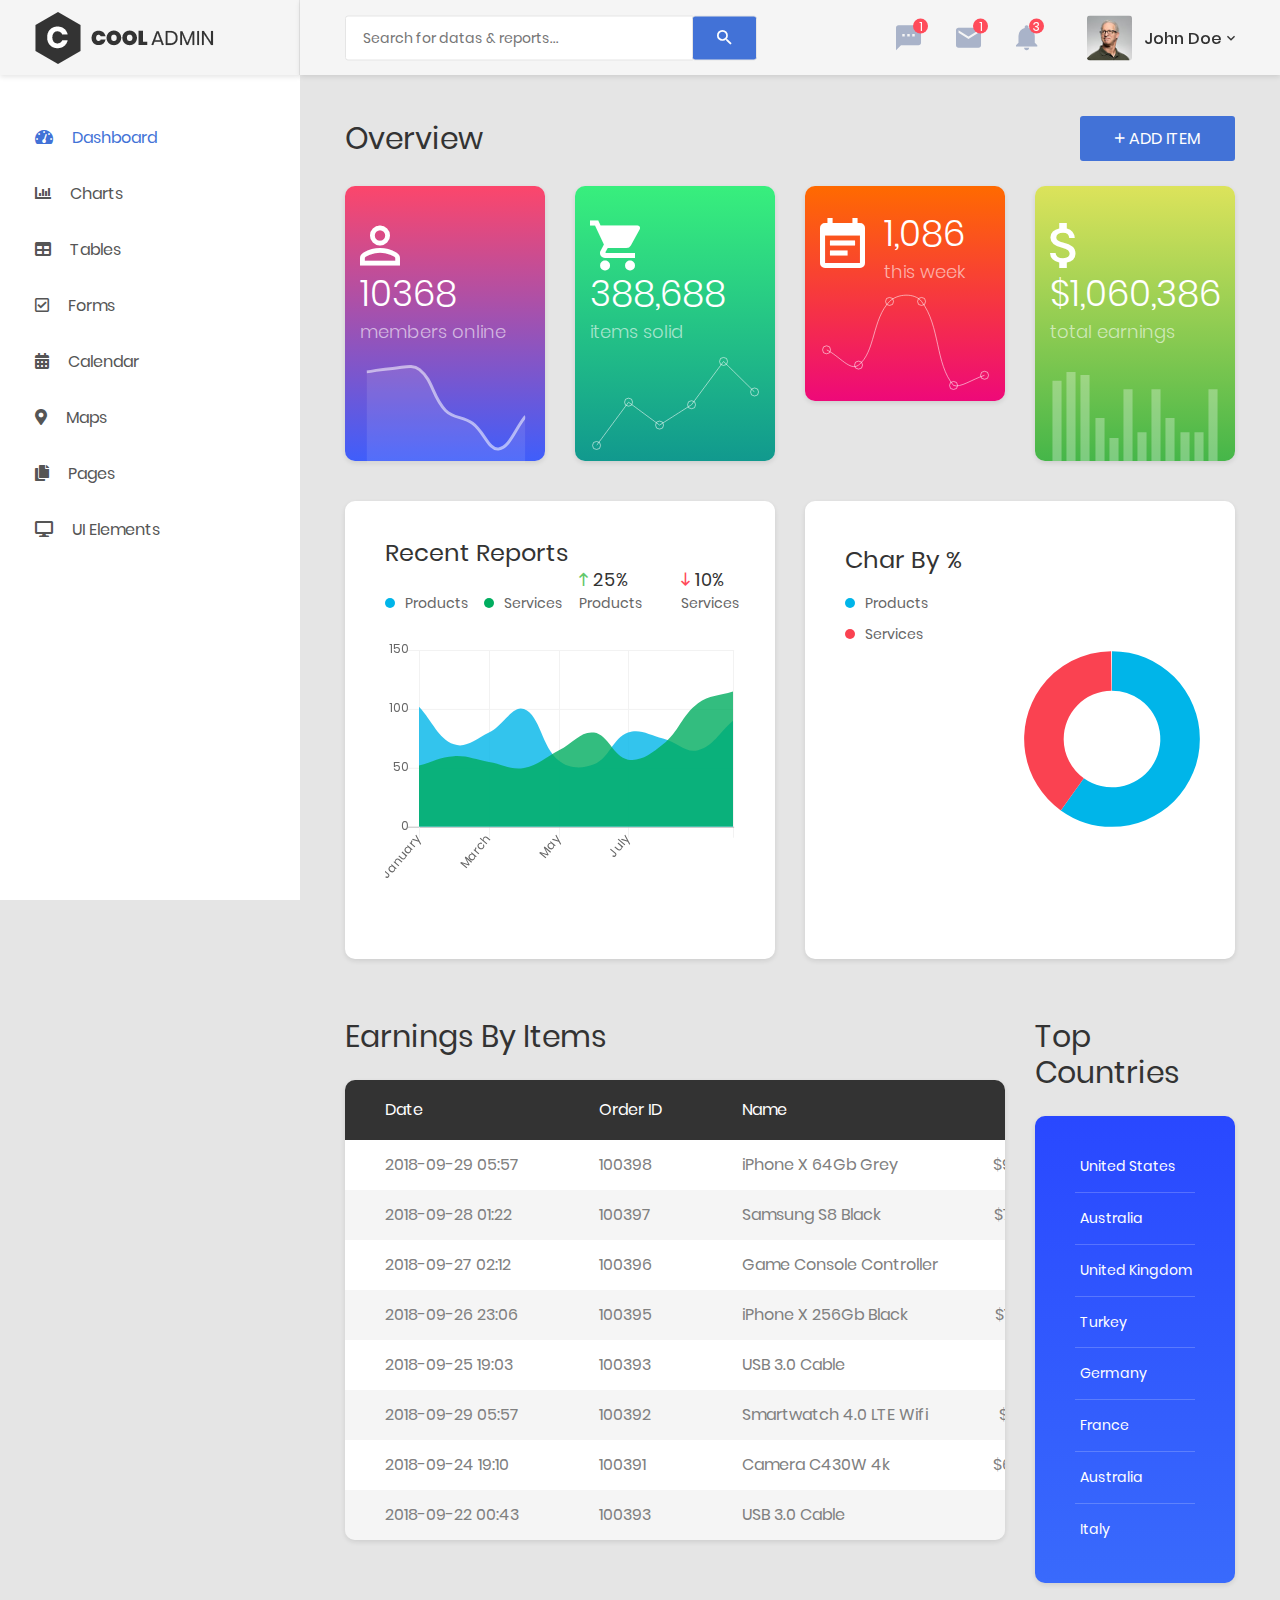
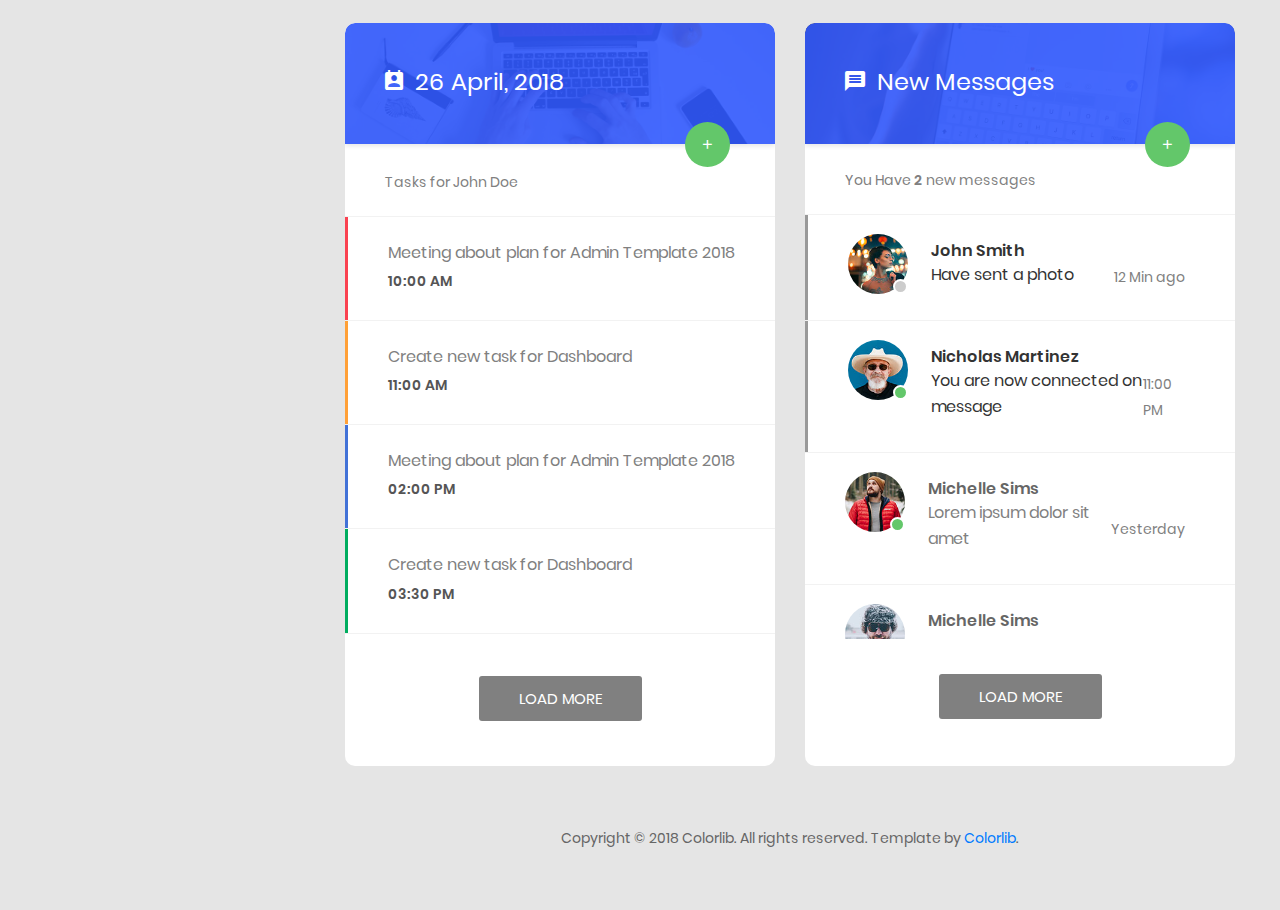
<file: index.html>
<!DOCTYPE html>
<html lang="en">

<head>
    <!-- Required meta tags-->
    <meta charset="UTF-8">
    <meta name="viewport" content="width=device-width, initial-scale=1, shrink-to-fit=no">
    <meta name="description" content="au theme template">
    <meta name="author" content="Hau Nguyen">
    <meta name="keywords" content="au theme template">

    <!-- Title Page Daniel Beltran-->
    <title>Dashboard</title>

    <!-- Fontfaces CSS-->
    <link href="css/font-face.css" rel="stylesheet" media="all">
    <link href="vendor/font-awesome-4.7/css/font-awesome.min.css" rel="stylesheet" media="all">
    <link href="vendor/font-awesome-5/css/fontawesome-all.min.css" rel="stylesheet" media="all">
    <link href="vendor/mdi-font/css/material-design-iconic-font.min.css" rel="stylesheet" media="all">

    <!-- Bootstrap CSS-->
    <link href="vendor/bootstrap-4.1/bootstrap.min.css" rel="stylesheet" media="all">

    <!-- Vendor CSS-->
    <link href="vendor/animsition/animsition.min.css" rel="stylesheet" media="all">
    <link href="vendor/bootstrap-progressbar/bootstrap-progressbar-3.3.4.min.css" rel="stylesheet" media="all">
    <link href="vendor/wow/animate.css" rel="stylesheet" media="all">
    <link href="vendor/css-hamburgers/hamburgers.min.css" rel="stylesheet" media="all">
    <link href="vendor/slick/slick.css" rel="stylesheet" media="all">
    <link href="vendor/select2/select2.min.css" rel="stylesheet" media="all">
    <link href="vendor/perfect-scrollbar/perfect-scrollbar.css" rel="stylesheet" media="all">

    <!-- Main CSS-->
    <link href="css/theme.css" rel="stylesheet" media="all">

</head>

<body class="animsition">
    <div class="page-wrapper">
        <!-- HEADER MOBILE-->
        <header class="header-mobile d-block d-lg-none">
            <div class="header-mobile__bar">
                <div class="container-fluid">
                    <div class="header-mobile-inner">
                        <a class="logo" href="index.html">
                            <img src="images/icon/logo.png" alt="CoolAdmin" />
                        </a>
                        <button class="hamburger hamburger--slider" type="button">
                            <span class="hamburger-box">
                                <span class="hamburger-inner"></span>
                            </span>
                        </button>
                    </div>
                </div>
            </div>
            <nav class="navbar-mobile">
                <div class="container-fluid">
                    <ul class="navbar-mobile__list list-unstyled">
                        <li class="has-sub">
                            <a class="js-arrow" href="#">
                                <i class="fas fa-tachometer-alt"></i>Dashboard</a>
                            <ul class="navbar-mobile-sub__list list-unstyled js-sub-list">
                                <li>
                                    <a href="index.html">Dashboard 1</a>
                                </li>
                                <li>
                                    <a href="index2.html">Dashboard 2</a>
                                </li>
                                <li>
                                    <a href="index3.html">Dashboard 3</a>
                                </li>
                                <li>
                                    <a href="index4.html">Dashboard 4</a>
                                </li>
                            </ul>
                        </li>
                        <li>
                            <a href="chart.html">
                                <i class="fas fa-chart-bar"></i>Charts</a>
                        </li>
                        <li>
                            <a href="table.html">
                                <i class="fas fa-table"></i>Tables</a>
                        </li>
                        <li>
                            <a href="form.html">
                                <i class="far fa-check-square"></i>Forms</a>
                        </li>
                        <li>
                            <a href="#">
                                <i class="fas fa-calendar-alt"></i>Calendar</a>
                        </li>
                        <li>
                            <a href="map.html">
                                <i class="fas fa-map-marker-alt"></i>Maps</a>
                        </li>
                        <li class="has-sub">
                            <a class="js-arrow" href="#">
                                <i class="fas fa-copy"></i>Pages</a>
                            <ul class="navbar-mobile-sub__list list-unstyled js-sub-list">
                                <li>
                                    <a href="login.html">Login</a>
                                </li>
                                <li>
                                    <a href="register.html">Register</a>
                                </li>
                                <li>
                                    <a href="forget-pass.html">Forget Password</a>
                                </li>
                            </ul>
                        </li>
                        <li class="has-sub">
                            <a class="js-arrow" href="#">
                                <i class="fas fa-desktop"></i>UI Elements</a>
                            <ul class="navbar-mobile-sub__list list-unstyled js-sub-list">
                                <li>
                                    <a href="button.html">Button</a>
                                </li>
                                <li>
                                    <a href="badge.html">Badges</a>
                                </li>
                                <li>
                                    <a href="tab.html">Tabs</a>
                                </li>
                                <li>
                                    <a href="card.html">Cards</a>
                                </li>
                                <li>
                                    <a href="alert.html">Alerts</a>
                                </li>
                                <li>
                                    <a href="progress-bar.html">Progress Bars</a>
                                </li>
                                <li>
                                    <a href="modal.html">Modals</a>
                                </li>
                                <li>
                                    <a href="switch.html">Switchs</a>
                                </li>
                                <li>
                                    <a href="grid.html">Grids</a>
                                </li>
                                <li>
                                    <a href="fontawesome.html">Fontawesome Icon</a>
                                </li>
                                <li>
                                    <a href="typo.html">Typography</a>
                                </li>
                            </ul>
                        </li>
                    </ul>
                </div>
            </nav>
        </header>
        <!-- END HEADER MOBILE-->

        <!-- MENU SIDEBAR-->
        <aside class="menu-sidebar d-none d-lg-block">
            <div class="logo">
                <a href="#">
                    <img src="images/icon/logo.png" alt="Cool Admin" />
                </a>
            </div>
            <div class="menu-sidebar__content js-scrollbar1">
                <nav class="navbar-sidebar">
                    <ul class="list-unstyled navbar__list">
                        <li class="active has-sub">
                            <a class="js-arrow" href="#">
                                <i class="fas fa-tachometer-alt"></i>Dashboard</a>
                            <ul class="list-unstyled navbar__sub-list js-sub-list">
                                <li>
                                    <a href="index.html">Dashboard 1</a>
                                </li>
                                <li>
                                    <a href="index2.html">Dashboard 2</a>
                                </li>
                                <li>
                                    <a href="index3.html">Dashboard 3</a>
                                </li>
                                <li>
                                    <a href="index4.html">Dashboard 4</a>
                                </li>
                            </ul>
                        </li>
                        <li>
                            <a href="chart.html">
                                <i class="fas fa-chart-bar"></i>Charts</a>
                        </li>
                        <li>
                            <a href="table.html">
                                <i class="fas fa-table"></i>Tables</a>
                        </li>
                        <li>
                            <a href="form.html">
                                <i class="far fa-check-square"></i>Forms</a>
                        </li>
                        <li>
                            <a href="#">
                                <i class="fas fa-calendar-alt"></i>Calendar</a>
                        </li>
                        <li>
                            <a href="map.html">
                                <i class="fas fa-map-marker-alt"></i>Maps</a>
                        </li>
                        <li class="has-sub">
                            <a class="js-arrow" href="#">
                                <i class="fas fa-copy"></i>Pages</a>
                            <ul class="list-unstyled navbar__sub-list js-sub-list">
                                <li>
                                    <a href="login.html">Login</a>
                                </li>
                                <li>
                                    <a href="register.html">Register</a>
                                </li>
                                <li>
                                    <a href="forget-pass.html">Forget Password</a>
                                </li>
                            </ul>
                        </li>
                        <li class="has-sub">
                            <a class="js-arrow" href="#">
                                <i class="fas fa-desktop"></i>UI Elements</a>
                            <ul class="list-unstyled navbar__sub-list js-sub-list">
                                <li>
                                    <a href="button.html">Button</a>
                                </li>
                                <li>
                                    <a href="badge.html">Badges</a>
                                </li>
                                <li>
                                    <a href="tab.html">Tabs</a>
                                </li>
                                <li>
                                    <a href="card.html">Cards</a>
                                </li>
                                <li>
                                    <a href="alert.html">Alerts</a>
                                </li>
                                <li>
                                    <a href="progress-bar.html">Progress Bars</a>
                                </li>
                                <li>
                                    <a href="modal.html">Modals</a>
                                </li>
                                <li>
                                    <a href="switch.html">Switchs</a>
                                </li>
                                <li>
                                    <a href="grid.html">Grids</a>
                                </li>
                                <li>
                                    <a href="fontawesome.html">Fontawesome Icon</a>
                                </li>
                                <li>
                                    <a href="typo.html">Typography</a>
                                </li>
                            </ul>
                        </li>
                    </ul>
                </nav>
            </div>
        </aside>
        <!-- END MENU SIDEBAR-->

        <!-- PAGE CONTAINER-->
        <div class="page-container">
            <!-- HEADER DESKTOP-->
            <header class="header-desktop">
                <div class="section__content section__content--p30">
                    <div class="container-fluid">
                        <div class="header-wrap">
                            <form class="form-header" action="" method="POST">
                                <input class="au-input au-input--xl" type="text" name="search" placeholder="Search for datas &amp; reports..." />
                                <button class="au-btn--submit" type="submit">
                                    <i class="zmdi zmdi-search"></i>
                                </button>
                            </form>
                            <div class="header-button">
                                <div class="noti-wrap">
                                    <div class="noti__item js-item-menu">
                                        <i class="zmdi zmdi-comment-more"></i>
                                        <span class="quantity">1</span>
                                        <div class="mess-dropdown js-dropdown">
                                            <div class="mess__title">
                                                <p>You have 2 news message</p>
                                            </div>
                                            <div class="mess__item">
                                                <div class="image img-cir img-40">
                                                    <img src="images/icon/avatar-06.jpg" alt="Michelle Moreno" />
                                                </div>
                                                <div class="content">
                                                    <h6>Michelle Moreno</h6>
                                                    <p>Have sent a photo</p>
                                                    <span class="time">3 min ago</span>
                                                </div>
                                            </div>
                                            <div class="mess__item">
                                                <div class="image img-cir img-40">
                                                    <img src="images/icon/avatar-04.jpg" alt="Diane Myers" />
                                                </div>
                                                <div class="content">
                                                    <h6>Diane Myers</h6>
                                                    <p>You are now connected on message</p>
                                                    <span class="time">Yesterday</span>
                                                </div>
                                            </div>
                                            <div class="mess__footer">
                                                <a href="#">View all messages</a>
                                            </div>
                                        </div>
                                    </div>
                                    <div class="noti__item js-item-menu">
                                        <i class="zmdi zmdi-email"></i>
                                        <span class="quantity">1</span>
                                        <div class="email-dropdown js-dropdown">
                                            <div class="email__title">
                                                <p>You have 3 New Emails</p>
                                            </div>
                                            <div class="email__item">
                                                <div class="image img-cir img-40">
                                                    <img src="images/icon/avatar-06.jpg" alt="Cynthia Harvey" />
                                                </div>
                                                <div class="content">
                                                    <p>Meeting about new dashboard...</p>
                                                    <span>Cynthia Harvey, 3 min ago</span>
                                                </div>
                                            </div>
                                            <div class="email__item">
                                                <div class="image img-cir img-40">
                                                    <img src="images/icon/avatar-05.jpg" alt="Cynthia Harvey" />
                                                </div>
                                                <div class="content">
                                                    <p>Meeting about new dashboard...</p>
                                                    <span>Cynthia Harvey, Yesterday</span>
                                                </div>
                                            </div>
                                            <div class="email__item">
                                                <div class="image img-cir img-40">
                                                    <img src="images/icon/avatar-04.jpg" alt="Cynthia Harvey" />
                                                </div>
                                                <div class="content">
                                                    <p>Meeting about new dashboard...</p>
                                                    <span>Cynthia Harvey, April 12,,2018</span>
                                                </div>
                                            </div>
                                            <div class="email__footer">
                                                <a href="#">See all emails</a>
                                            </div>
                                        </div>
                                    </div>
                                    <div class="noti__item js-item-menu">
                                        <i class="zmdi zmdi-notifications"></i>
                                        <span class="quantity">3</span>
                                        <div class="notifi-dropdown js-dropdown">
                                            <div class="notifi__title">
                                                <p>You have 3 Notifications</p>
                                            </div>
                                            <div class="notifi__item">
                                                <div class="bg-c1 img-cir img-40">
                                                    <i class="zmdi zmdi-email-open"></i>
                                                </div>
                                                <div class="content">
                                                    <p>You got a email notification</p>
                                                    <span class="date">April 12, 2018 06:50</span>
                                                </div>
                                            </div>
                                            <div class="notifi__item">
                                                <div class="bg-c2 img-cir img-40">
                                                    <i class="zmdi zmdi-account-box"></i>
                                                </div>
                                                <div class="content">
                                                    <p>Your account has been blocked</p>
                                                    <span class="date">April 12, 2018 06:50</span>
                                                </div>
                                            </div>
                                            <div class="notifi__item">
                                                <div class="bg-c3 img-cir img-40">
                                                    <i class="zmdi zmdi-file-text"></i>
                                                </div>
                                                <div class="content">
                                                    <p>You got a new file</p>
                                                    <span class="date">April 12, 2018 06:50</span>
                                                </div>
                                            </div>
                                            <div class="notifi__footer">
                                                <a href="#">All notifications</a>
                                            </div>
                                        </div>
                                    </div>
                                </div>
                                <div class="account-wrap">
                                    <div class="account-item clearfix js-item-menu">
                                        <div class="image">
                                            <img src="images/icon/avatar-01.jpg" alt="John Doe" />
                                        </div>
                                        <div class="content">
                                            <a class="js-acc-btn" href="#">john doe</a>
                                        </div>
                                        <div class="account-dropdown js-dropdown">
                                            <div class="info clearfix">
                                                <div class="image">
                                                    <a href="#">
                                                        <img src="images/icon/avatar-01.jpg" alt="John Doe" />
                                                    </a>
                                                </div>
                                                <div class="content">
                                                    <h5 class="name">
                                                        <a href="#">john doe</a>
                                                    </h5>
                                                    <span class="email">johndoe@example.com</span>
                                                </div>
                                            </div>
                                            <div class="account-dropdown__body">
                                                <div class="account-dropdown__item">
                                                    <a href="#">
                                                        <i class="zmdi zmdi-account"></i>Account</a>
                                                </div>
                                                <div class="account-dropdown__item">
                                                    <a href="#">
                                                        <i class="zmdi zmdi-settings"></i>Setting</a>
                                                </div>
                                                <div class="account-dropdown__item">
                                                    <a href="#">
                                                        <i class="zmdi zmdi-money-box"></i>Billing</a>
                                                </div>
                                            </div>
                                            <div class="account-dropdown__footer">
                                                <a href="#">
                                                    <i class="zmdi zmdi-power"></i>Logout</a>
                                            </div>
                                        </div>
                                    </div>
                                </div>
                            </div>
                        </div>
                    </div>
                </div>
            </header>
            <!-- HEADER DESKTOP-->

            <!-- MAIN CONTENT-->
            <div class="main-content">
                <div class="section__content section__content--p30">
                    <div class="container-fluid">
                        <div class="row">
                            <div class="col-md-12">
                                <div class="overview-wrap">
                                    <h2 class="title-1">overview</h2>
                                    <button class="au-btn au-btn-icon au-btn--blue">
                                        <i class="zmdi zmdi-plus"></i>add item</button>
                                </div>
                            </div>
                        </div>
                        <div class="row m-t-25">
                            <div class="col-sm-6 col-lg-3">
                                <div class="overview-item overview-item--c1">
                                    <div class="overview__inner">
                                        <div class="overview-box clearfix">
                                            <div class="icon">
                                                <i class="zmdi zmdi-account-o"></i>
                                            </div>
                                            <div class="text">
                                                <h2>10368</h2>
                                                <span>members online</span>
                                            </div>
                                        </div>
                                        <div class="overview-chart">
                                            <canvas id="widgetChart1"></canvas>
                                        </div>
                                    </div>
                                </div>
                            </div>
                            <div class="col-sm-6 col-lg-3">
                                <div class="overview-item overview-item--c2">
                                    <div class="overview__inner">
                                        <div class="overview-box clearfix">
                                            <div class="icon">
                                                <i class="zmdi zmdi-shopping-cart"></i>
                                            </div>
                                            <div class="text">
                                                <h2>388,688</h2>
                                                <span>items solid</span>
                                            </div>
                                        </div>
                                        <div class="overview-chart">
                                            <canvas id="widgetChart2"></canvas>
                                        </div>
                                    </div>
                                </div>
                            </div>
                            <div class="col-sm-6 col-lg-3">
                                <div class="overview-item overview-item--c3">
                                    <div class="overview__inner">
                                        <div class="overview-box clearfix">
                                            <div class="icon">
                                                <i class="zmdi zmdi-calendar-note"></i>
                                            </div>
                                            <div class="text">
                                                <h2>1,086</h2>
                                                <span>this week</span>
                                            </div>
                                        </div>
                                        <div class="overview-chart">
                                            <canvas id="widgetChart3"></canvas>
                                        </div>
                                    </div>
                                </div>
                            </div>
                            <div class="col-sm-6 col-lg-3">
                                <div class="overview-item overview-item--c4">
                                    <div class="overview__inner">
                                        <div class="overview-box clearfix">
                                            <div class="icon">
                                                <i class="zmdi zmdi-money"></i>
                                            </div>
                                            <div class="text">
                                                <h2>$1,060,386</h2>
                                                <span>total earnings</span>
                                            </div>
                                        </div>
                                        <div class="overview-chart">
                                            <canvas id="widgetChart4"></canvas>
                                        </div>
                                    </div>
                                </div>
                            </div>
                        </div>
                        <div class="row">
                            <div class="col-lg-6">
                                <div class="au-card recent-report">
                                    <div class="au-card-inner">
                                        <h3 class="title-2">recent reports</h3>
                                        <div class="chart-info">
                                            <div class="chart-info__left">
                                                <div class="chart-note">
                                                    <span class="dot dot--blue"></span>
                                                    <span>products</span>
                                                </div>
                                                <div class="chart-note mr-0">
                                                    <span class="dot dot--green"></span>
                                                    <span>services</span>
                                                </div>
                                            </div>
                                            <div class="chart-info__right">
                                                <div class="chart-statis">
                                                    <span class="index incre">
                                                        <i class="zmdi zmdi-long-arrow-up"></i>25%</span>
                                                    <span class="label">products</span>
                                                </div>
                                                <div class="chart-statis mr-0">
                                                    <span class="index decre">
                                                        <i class="zmdi zmdi-long-arrow-down"></i>10%</span>
                                                    <span class="label">services</span>
                                                </div>
                                            </div>
                                        </div>
                                        <div class="recent-report__chart">
                                            <canvas id="recent-rep-chart"></canvas>
                                        </div>
                                    </div>
                                </div>
                            </div>
                            <div class="col-lg-6">
                                <div class="au-card chart-percent-card">
                                    <div class="au-card-inner">
                                        <h3 class="title-2 tm-b-5">char by %</h3>
                                        <div class="row no-gutters">
                                            <div class="col-xl-6">
                                                <div class="chart-note-wrap">
                                                    <div class="chart-note mr-0 d-block">
                                                        <span class="dot dot--blue"></span>
                                                        <span>products</span>
                                                    </div>
                                                    <div class="chart-note mr-0 d-block">
                                                        <span class="dot dot--red"></span>
                                                        <span>services</span>
                                                    </div>
                                                </div>
                                            </div>
                                            <div class="col-xl-6">
                                                <div class="percent-chart">
                                                    <canvas id="percent-chart"></canvas>
                                                </div>
                                            </div>
                                        </div>
                                    </div>
                                </div>
                            </div>
                        </div>
                        <div class="row">
                            <div class="col-lg-9">
                                <h2 class="title-1 m-b-25">Earnings By Items</h2>
                                <div class="table-responsive table--no-card m-b-40">
                                    <table class="table table-borderless table-striped table-earning">
                                        <thead>
                                            <tr>
                                                <th>date</th>
                                                <th>order ID</th>
                                                <th>name</th>
                                                <th class="text-right">price</th>
                                                <th class="text-right">quantity</th>
                                                <th class="text-right">total</th>
                                            </tr>
                                        </thead>
                                        <tbody>
                                            <tr>
                                                <td>2018-09-29 05:57</td>
                                                <td>100398</td>
                                                <td>iPhone X 64Gb Grey</td>
                                                <td class="text-right">$999.00</td>
                                                <td class="text-right">1</td>
                                                <td class="text-right">$999.00</td>
                                            </tr>
                                            <tr>
                                                <td>2018-09-28 01:22</td>
                                                <td>100397</td>
                                                <td>Samsung S8 Black</td>
                                                <td class="text-right">$756.00</td>
                                                <td class="text-right">1</td>
                                                <td class="text-right">$756.00</td>
                                            </tr>
                                            <tr>
                                                <td>2018-09-27 02:12</td>
                                                <td>100396</td>
                                                <td>Game Console Controller</td>
                                                <td class="text-right">$22.00</td>
                                                <td class="text-right">2</td>
                                                <td class="text-right">$44.00</td>
                                            </tr>
                                            <tr>
                                                <td>2018-09-26 23:06</td>
                                                <td>100395</td>
                                                <td>iPhone X 256Gb Black</td>
                                                <td class="text-right">$1199.00</td>
                                                <td class="text-right">1</td>
                                                <td class="text-right">$1199.00</td>
                                            </tr>
                                            <tr>
                                                <td>2018-09-25 19:03</td>
                                                <td>100393</td>
                                                <td>USB 3.0 Cable</td>
                                                <td class="text-right">$10.00</td>
                                                <td class="text-right">3</td>
                                                <td class="text-right">$30.00</td>
                                            </tr>
                                            <tr>
                                                <td>2018-09-29 05:57</td>
                                                <td>100392</td>
                                                <td>Smartwatch 4.0 LTE Wifi</td>
                                                <td class="text-right">$199.00</td>
                                                <td class="text-right">6</td>
                                                <td class="text-right">$1494.00</td>
                                            </tr>
                                            <tr>
                                                <td>2018-09-24 19:10</td>
                                                <td>100391</td>
                                                <td>Camera C430W 4k</td>
                                                <td class="text-right">$699.00</td>
                                                <td class="text-right">1</td>
                                                <td class="text-right">$699.00</td>
                                            </tr>
                                            <tr>
                                                <td>2018-09-22 00:43</td>
                                                <td>100393</td>
                                                <td>USB 3.0 Cable</td>
                                                <td class="text-right">$10.00</td>
                                                <td class="text-right">3</td>
                                                <td class="text-right">$30.00</td>
                                            </tr>
                                        </tbody>
                                    </table>
                                </div>
                            </div>
                            <div class="col-lg-3">
                                <h2 class="title-1 m-b-25">Top countries</h2>
                                <div class="au-card au-card--bg-blue au-card-top-countries m-b-40">
                                    <div class="au-card-inner">
                                        <div class="table-responsive">
                                            <table class="table table-top-countries">
                                                <tbody>
                                                    <tr>
                                                        <td>United States</td>
                                                        <td class="text-right">$119,366.96</td>
                                                    </tr>
                                                    <tr>
                                                        <td>Australia</td>
                                                        <td class="text-right">$70,261.65</td>
                                                    </tr>
                                                    <tr>
                                                        <td>United Kingdom</td>
                                                        <td class="text-right">$46,399.22</td>
                                                    </tr>
                                                    <tr>
                                                        <td>Turkey</td>
                                                        <td class="text-right">$35,364.90</td>
                                                    </tr>
                                                    <tr>
                                                        <td>Germany</td>
                                                        <td class="text-right">$20,366.96</td>
                                                    </tr>
                                                    <tr>
                                                        <td>France</td>
                                                        <td class="text-right">$10,366.96</td>
                                                    </tr>
                                                    <tr>
                                                        <td>Australia</td>
                                                        <td class="text-right">$5,366.96</td>
                                                    </tr>
                                                    <tr>
                                                        <td>Italy</td>
                                                        <td class="text-right">$1639.32</td>
                                                    </tr>
                                                </tbody>
                                            </table>
                                        </div>
                                    </div>
                                </div>
                            </div>
                        </div>
                        <div class="row">
                            <div class="col-lg-6">
                                <div class="au-card au-card--no-shadow au-card--no-pad m-b-40">
                                    <div class="au-card-title" style="background-image:url('images/bg-title-01.jpg');">
                                        <div class="bg-overlay bg-overlay--blue"></div>
                                        <h3>
                                            <i class="zmdi zmdi-account-calendar"></i>26 April, 2018</h3>
                                        <button class="au-btn-plus">
                                            <i class="zmdi zmdi-plus"></i>
                                        </button>
                                    </div>
                                    <div class="au-task js-list-load">
                                        <div class="au-task__title">
                                            <p>Tasks for John Doe</p>
                                        </div>
                                        <div class="au-task-list js-scrollbar3">
                                            <div class="au-task__item au-task__item--danger">
                                                <div class="au-task__item-inner">
                                                    <h5 class="task">
                                                        <a href="#">Meeting about plan for Admin Template 2018</a>
                                                    </h5>
                                                    <span class="time">10:00 AM</span>
                                                </div>
                                            </div>
                                            <div class="au-task__item au-task__item--warning">
                                                <div class="au-task__item-inner">
                                                    <h5 class="task">
                                                        <a href="#">Create new task for Dashboard</a>
                                                    </h5>
                                                    <span class="time">11:00 AM</span>
                                                </div>
                                            </div>
                                            <div class="au-task__item au-task__item--primary">
                                                <div class="au-task__item-inner">
                                                    <h5 class="task">
                                                        <a href="#">Meeting about plan for Admin Template 2018</a>
                                                    </h5>
                                                    <span class="time">02:00 PM</span>
                                                </div>
                                            </div>
                                            <div class="au-task__item au-task__item--success">
                                                <div class="au-task__item-inner">
                                                    <h5 class="task">
                                                        <a href="#">Create new task for Dashboard</a>
                                                    </h5>
                                                    <span class="time">03:30 PM</span>
                                                </div>
                                            </div>
                                            <div class="au-task__item au-task__item--danger js-load-item">
                                                <div class="au-task__item-inner">
                                                    <h5 class="task">
                                                        <a href="#">Meeting about plan for Admin Template 2018</a>
                                                    </h5>
                                                    <span class="time">10:00 AM</span>
                                                </div>
                                            </div>
                                            <div class="au-task__item au-task__item--warning js-load-item">
                                                <div class="au-task__item-inner">
                                                    <h5 class="task">
                                                        <a href="#">Create new task for Dashboard</a>
                                                    </h5>
                                                    <span class="time">11:00 AM</span>
                                                </div>
                                            </div>
                                        </div>
                                        <div class="au-task__footer">
                                            <button class="au-btn au-btn-load js-load-btn">load more</button>
                                        </div>
                                    </div>
                                </div>
                            </div>
                            <div class="col-lg-6">
                                <div class="au-card au-card--no-shadow au-card--no-pad m-b-40">
                                    <div class="au-card-title" style="background-image:url('images/bg-title-02.jpg');">
                                        <div class="bg-overlay bg-overlay--blue"></div>
                                        <h3>
                                            <i class="zmdi zmdi-comment-text"></i>New Messages</h3>
                                        <button class="au-btn-plus">
                                            <i class="zmdi zmdi-plus"></i>
                                        </button>
                                    </div>
                                    <div class="au-inbox-wrap js-inbox-wrap">
                                        <div class="au-message js-list-load">
                                            <div class="au-message__noti">
                                                <p>You Have
                                                    <span>2</span>

                                                    new messages
                                                </p>
                                            </div>
                                            <div class="au-message-list">
                                                <div class="au-message__item unread">
                                                    <div class="au-message__item-inner">
                                                        <div class="au-message__item-text">
                                                            <div class="avatar-wrap">
                                                                <div class="avatar">
                                                                    <img src="images/icon/avatar-02.jpg" alt="John Smith">
                                                                </div>
                                                            </div>
                                                            <div class="text">
                                                                <h5 class="name">John Smith</h5>
                                                                <p>Have sent a photo</p>
                                                            </div>
                                                        </div>
                                                        <div class="au-message__item-time">
                                                            <span>12 Min ago</span>
                                                        </div>
                                                    </div>
                                                </div>
                                                <div class="au-message__item unread">
                                                    <div class="au-message__item-inner">
                                                        <div class="au-message__item-text">
                                                            <div class="avatar-wrap online">
                                                                <div class="avatar">
                                                                    <img src="images/icon/avatar-03.jpg" alt="Nicholas Martinez">
                                                                </div>
                                                            </div>
                                                            <div class="text">
                                                                <h5 class="name">Nicholas Martinez</h5>
                                                                <p>You are now connected on message</p>
                                                            </div>
                                                        </div>
                                                        <div class="au-message__item-time">
                                                            <span>11:00 PM</span>
                                                        </div>
                                                    </div>
                                                </div>
                                                <div class="au-message__item">
                                                    <div class="au-message__item-inner">
                                                        <div class="au-message__item-text">
                                                            <div class="avatar-wrap online">
                                                                <div class="avatar">
                                                                    <img src="images/icon/avatar-04.jpg" alt="Michelle Sims">
                                                                </div>
                                                            </div>
                                                            <div class="text">
                                                                <h5 class="name">Michelle Sims</h5>
                                                                <p>Lorem ipsum dolor sit amet</p>
                                                            </div>
                                                        </div>
                                                        <div class="au-message__item-time">
                                                            <span>Yesterday</span>
                                                        </div>
                                                    </div>
                                                </div>
                                                <div class="au-message__item">
                                                    <div class="au-message__item-inner">
                                                        <div class="au-message__item-text">
                                                            <div class="avatar-wrap">
                                                                <div class="avatar">
                                                                    <img src="images/icon/avatar-05.jpg" alt="Michelle Sims">
                                                                </div>
                                                            </div>
                                                            <div class="text">
                                                                <h5 class="name">Michelle Sims</h5>
                                                                <p>Purus feugiat finibus</p>
                                                            </div>
                                                        </div>
                                                        <div class="au-message__item-time">
                                                            <span>Sunday</span>
                                                        </div>
                                                    </div>
                                                </div>
                                                <div class="au-message__item js-load-item">
                                                    <div class="au-message__item-inner">
                                                        <div class="au-message__item-text">
                                                            <div class="avatar-wrap online">
                                                                <div class="avatar">
                                                                    <img src="images/icon/avatar-04.jpg" alt="Michelle Sims">
                                                                </div>
                                                            </div>
                                                            <div class="text">
                                                                <h5 class="name">Michelle Sims</h5>
                                                                <p>Lorem ipsum dolor sit amet</p>
                                                            </div>
                                                        </div>
                                                        <div class="au-message__item-time">
                                                            <span>Yesterday</span>
                                                        </div>
                                                    </div>
                                                </div>
                                                <div class="au-message__item js-load-item">
                                                    <div class="au-message__item-inner">
                                                        <div class="au-message__item-text">
                                                            <div class="avatar-wrap">
                                                                <div class="avatar">
                                                                    <img src="images/icon/avatar-05.jpg" alt="Michelle Sims">
                                                                </div>
                                                            </div>
                                                            <div class="text">
                                                                <h5 class="name">Michelle Sims</h5>
                                                                <p>Purus feugiat finibus</p>
                                                            </div>
                                                        </div>
                                                        <div class="au-message__item-time">
                                                            <span>Sunday</span>
                                                        </div>
                                                    </div>
                                                </div>
                                            </div>
                                            <div class="au-message__footer">
                                                <button class="au-btn au-btn-load js-load-btn">load more</button>
                                            </div>
                                        </div>
                                        <div class="au-chat">
                                            <div class="au-chat__title">
                                                <div class="au-chat-info">
                                                    <div class="avatar-wrap online">
                                                        <div class="avatar avatar--small">
                                                            <img src="images/icon/avatar-02.jpg" alt="John Smith">
                                                        </div>
                                                    </div>
                                                    <span class="nick">
                                                        <a href="#">John Smith</a>
                                                    </span>
                                                </div>
                                            </div>
                                            <div class="au-chat__content">
                                                <div class="recei-mess-wrap">
                                                    <span class="mess-time">12 Min ago</span>
                                                    <div class="recei-mess__inner">
                                                        <div class="avatar avatar--tiny">
                                                            <img src="images/icon/avatar-02.jpg" alt="John Smith">
                                                        </div>
                                                        <div class="recei-mess-list">
                                                            <div class="recei-mess">Lorem ipsum dolor sit amet, consectetur adipiscing elit non iaculis</div>
                                                            <div class="recei-mess">Donec tempor, sapien ac viverra</div>
                                                        </div>
                                                    </div>
                                                </div>
                                                <div class="send-mess-wrap">
                                                    <span class="mess-time">30 Sec ago</span>
                                                    <div class="send-mess__inner">
                                                        <div class="send-mess-list">
                                                            <div class="send-mess">Lorem ipsum dolor sit amet, consectetur adipiscing elit non iaculis</div>
                                                        </div>
                                                    </div>
                                                </div>
                                            </div>
                                            <div class="au-chat-textfield">
                                                <form class="au-form-icon">
                                                    <input class="au-input au-input--full au-input--h65" type="text" placeholder="Type a message">
                                                    <button class="au-input-icon">
                                                        <i class="zmdi zmdi-camera"></i>
                                                    </button>
                                                </form>
                                            </div>
                                        </div>
                                    </div>
                                </div>
                            </div>
                        </div>
                        <div class="row">
                            <div class="col-md-12">
                                <div class="copyright">
                                    <p>Copyright © 2018 Colorlib. All rights reserved. Template by <a href="https://colorlib.com">Colorlib</a>.</p>
                                </div>
                            </div>
                        </div>
                    </div>
                </div>
            </div>
            <!-- END MAIN CONTENT-->
            <!-- END PAGE CONTAINER-->
        </div>

    </div>

    <!-- Jquery JS-->
    <script src="vendor/jquery-3.2.1.min.js"></script>
    <!-- Bootstrap JS-->
    <script src="vendor/bootstrap-4.1/popper.min.js"></script>
    <script src="vendor/bootstrap-4.1/bootstrap.min.js"></script>
    <!-- Vendor JS       -->
    <script src="vendor/slick/slick.min.js">
    </script>
    <script src="vendor/wow/wow.min.js"></script>
    <script src="vendor/animsition/animsition.min.js"></script>
    <script src="vendor/bootstrap-progressbar/bootstrap-progressbar.min.js">
    </script>
    <script src="vendor/counter-up/jquery.waypoints.min.js"></script>
    <script src="vendor/counter-up/jquery.counterup.min.js">
    </script>
    <script src="vendor/circle-progress/circle-progress.min.js"></script>
    <script src="vendor/perfect-scrollbar/perfect-scrollbar.js"></script>
    <script src="vendor/chartjs/Chart.bundle.min.js"></script>
    <script src="vendor/select2/select2.min.js">
    </script>

    <!-- Main JS-->
    <script src="js/main.js"></script>

</body>

</html>
<!-- end document-->
</file>
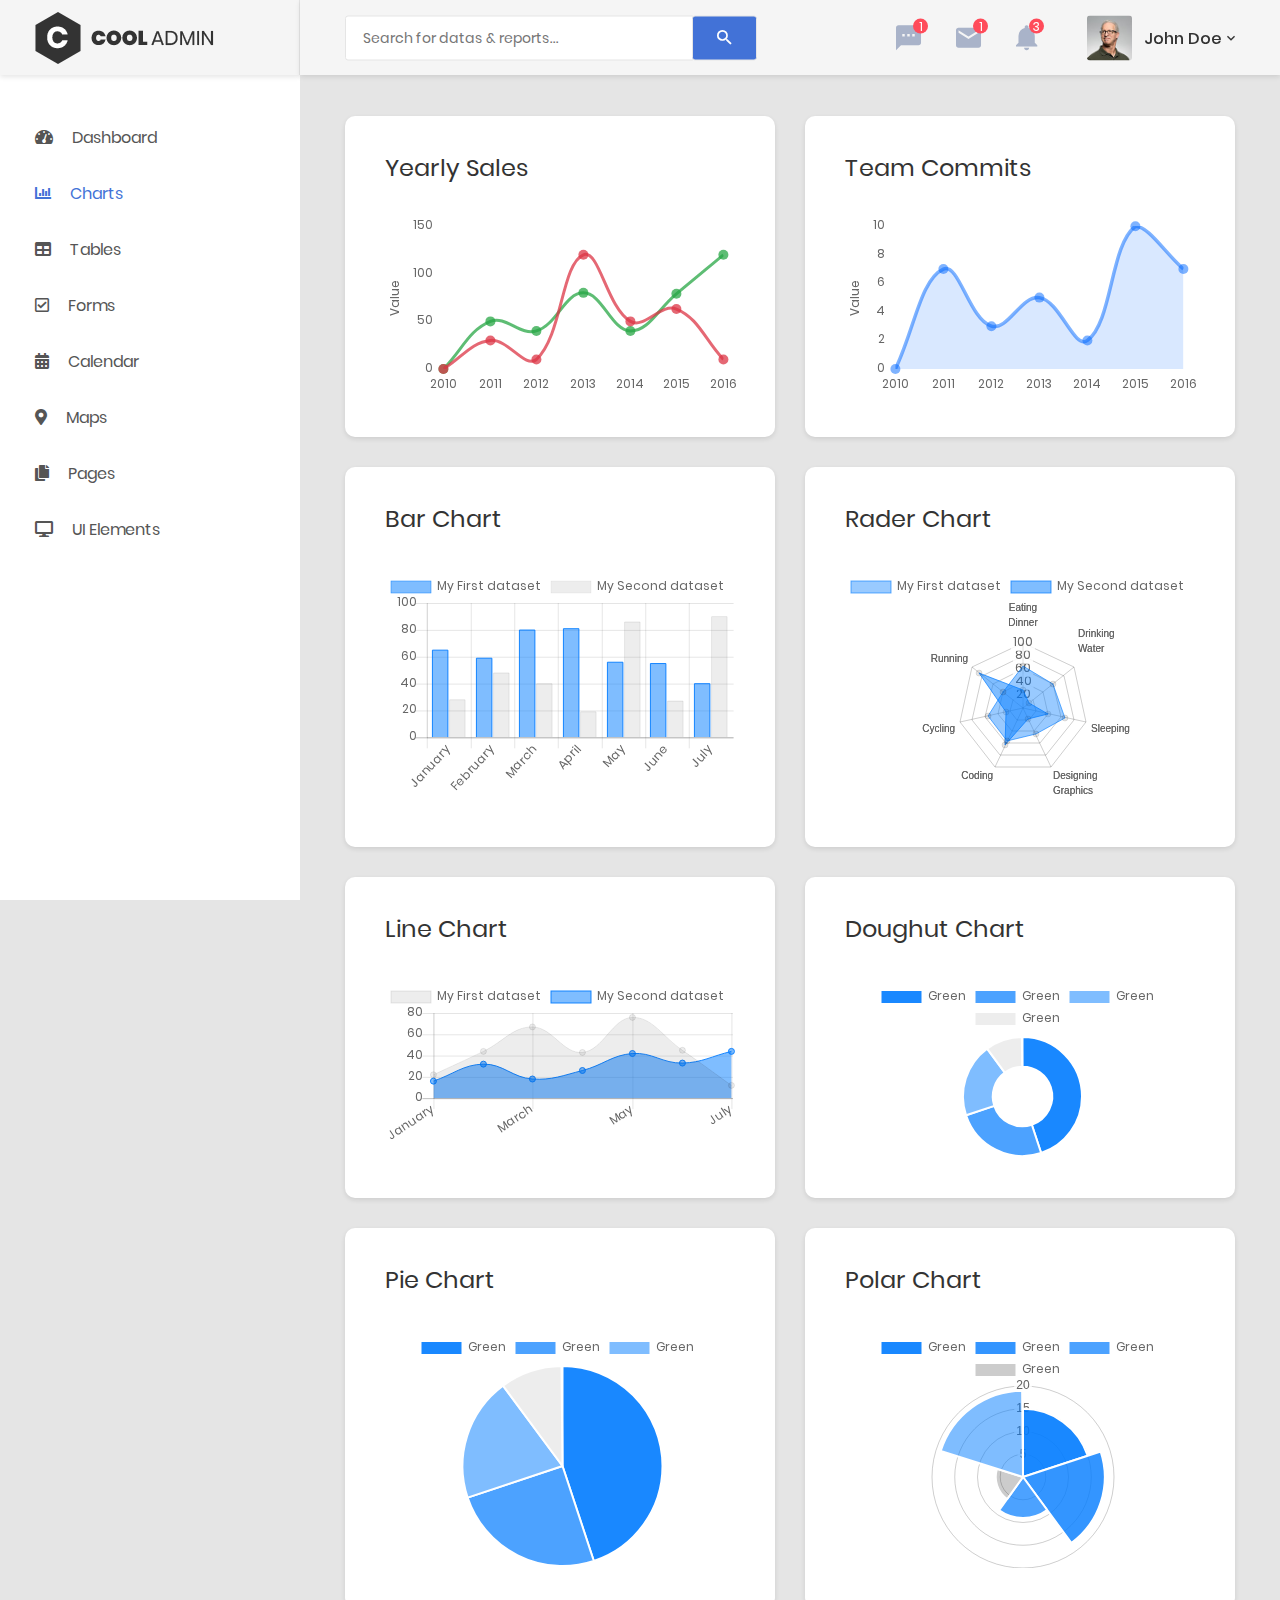
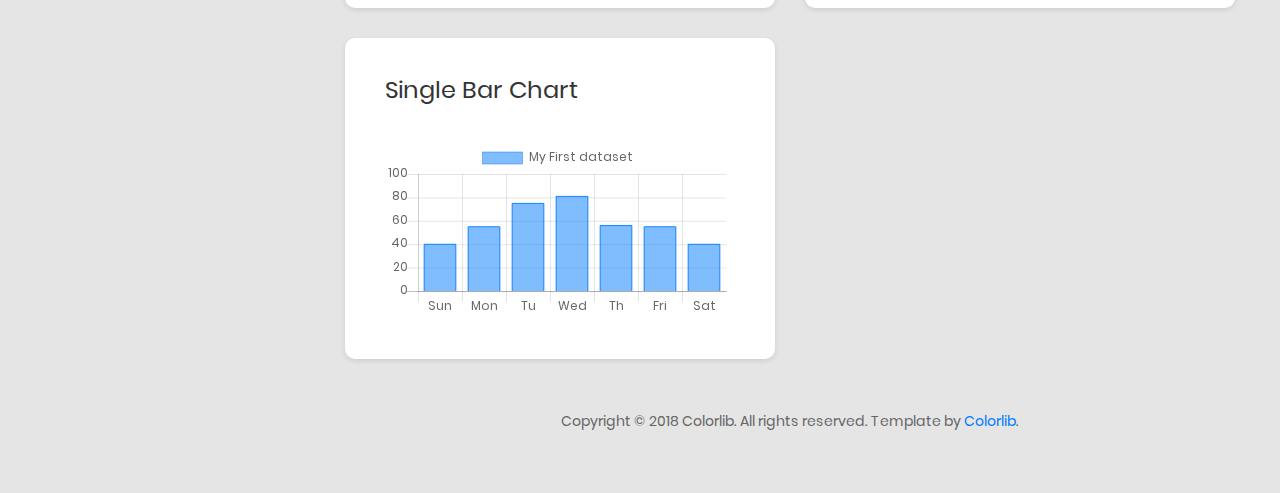
<file: chart.html>
<!DOCTYPE html>
<html lang="en">

<head>
    <!-- Required meta tags-->
    <meta charset="UTF-8">
    <meta name="viewport" content="width=device-width, initial-scale=1, shrink-to-fit=no">
    <meta name="description" content="au theme template">
    <meta name="author" content="Hau Nguyen">
    <meta name="keywords" content="au theme template">

    <!-- Title Page-->
    <title>Charts</title>

    <!-- Fontfaces CSS-->
    <link href="css/font-face.css" rel="stylesheet" media="all">
    <link href="vendor/font-awesome-4.7/css/font-awesome.min.css" rel="stylesheet" media="all">
    <link href="vendor/font-awesome-5/css/fontawesome-all.min.css" rel="stylesheet" media="all">
    <link href="vendor/mdi-font/css/material-design-iconic-font.min.css" rel="stylesheet" media="all">

    <!-- Bootstrap CSS-->
    <link href="vendor/bootstrap-4.1/bootstrap.min.css" rel="stylesheet" media="all">

    <!-- Vendor CSS-->
    <link href="vendor/animsition/animsition.min.css" rel="stylesheet" media="all">
    <link href="vendor/bootstrap-progressbar/bootstrap-progressbar-3.3.4.min.css" rel="stylesheet" media="all">
    <link href="vendor/wow/animate.css" rel="stylesheet" media="all">
    <link href="vendor/css-hamburgers/hamburgers.min.css" rel="stylesheet" media="all">
    <link href="vendor/slick/slick.css" rel="stylesheet" media="all">
    <link href="vendor/select2/select2.min.css" rel="stylesheet" media="all">
    <link href="vendor/perfect-scrollbar/perfect-scrollbar.css" rel="stylesheet" media="all">

    <!-- Main CSS-->
    <link href="css/theme.css" rel="stylesheet" media="all">

</head>

<body class="animsition">
    <div class="page-wrapper">
        <!-- HEADER MOBILE-->
        <header class="header-mobile d-block d-lg-none">
            <div class="header-mobile__bar">
                <div class="container-fluid">
                    <div class="header-mobile-inner">
                        <a class="logo" href="index.html">
                            <img src="images/icon/logo.png" alt="CoolAdmin" />
                        </a>
                        <button class="hamburger hamburger--slider" type="button">
                            <span class="hamburger-box">
                                <span class="hamburger-inner"></span>
                            </span>
                        </button>
                    </div>
                </div>
            </div>
            <nav class="navbar-mobile">
                <div class="container-fluid">
                    <ul class="navbar-mobile__list list-unstyled">
                        <li class="has-sub">
                            <a class="js-arrow" href="#">
                                <i class="fas fa-tachometer-alt"></i>Dashboard</a>
                            <ul class="navbar-mobile-sub__list list-unstyled js-sub-list">
                                <li>
                                    <a href="index.html">Dashboard 1</a>
                                </li>
                                <li>
                                    <a href="index2.html">Dashboard 2</a>
                                </li>
                                <li>
                                    <a href="index3.html">Dashboard 3</a>
                                </li>
                                <li>
                                    <a href="index4.html">Dashboard 4</a>
                                </li>
                            </ul>
                        </li>
                        <li>
                            <a href="chart.html">
                                <i class="fas fa-chart-bar"></i>Charts</a>
                        </li>
                        <li>
                            <a href="table.html">
                                <i class="fas fa-table"></i>Tables</a>
                        </li>
                        <li>
                            <a href="form.html">
                                <i class="far fa-check-square"></i>Forms</a>
                        </li>
                        <li>
                            <a href="#">
                                <i class="fas fa-calendar-alt"></i>Calendar</a>
                        </li>
                        <li>
                            <a href="map.html">
                                <i class="fas fa-map-marker-alt"></i>Maps</a>
                        </li>
                        <li class="has-sub">
                            <a class="js-arrow" href="#">
                                <i class="fas fa-copy"></i>Pages</a>
                            <ul class="navbar-mobile-sub__list list-unstyled js-sub-list">
                                <li>
                                    <a href="login.html">Login</a>
                                </li>
                                <li>
                                    <a href="register.html">Register</a>
                                </li>
                                <li>
                                    <a href="forget-pass.html">Forget Password</a>
                                </li>
                            </ul>
                        </li>
                        <li class="has-sub">
                            <a class="js-arrow" href="#">
                                <i class="fas fa-desktop"></i>UI Elements</a>
                            <ul class="navbar-mobile-sub__list list-unstyled js-sub-list">
                                <li>
                                    <a href="button.html">Button</a>
                                </li>
                                <li>
                                    <a href="badge.html">Badges</a>
                                </li>
                                <li>
                                    <a href="tab.html">Tabs</a>
                                </li>
                                <li>
                                    <a href="card.html">Cards</a>
                                </li>
                                <li>
                                    <a href="alert.html">Alerts</a>
                                </li>
                                <li>
                                    <a href="progress-bar.html">Progress Bars</a>
                                </li>
                                <li>
                                    <a href="modal.html">Modals</a>
                                </li>
                                <li>
                                    <a href="switch.html">Switchs</a>
                                </li>
                                <li>
                                    <a href="grid.html">Grids</a>
                                </li>
                                <li>
                                    <a href="fontawesome.html">Fontawesome Icon</a>
                                </li>
                                <li>
                                    <a href="typo.html">Typography</a>
                                </li>
                            </ul>
                        </li>
                    </ul>
                </div>
            </nav>
        </header>
        <!-- END HEADER MOBILE-->

        <!-- MENU SIDEBAR-->
        <aside class="menu-sidebar d-none d-lg-block">
            <div class="logo">
                <a href="#">
                    <img src="images/icon/logo.png" alt="Cool Admin" />
                </a>
            </div>
            <div class="menu-sidebar__content js-scrollbar1">
                <nav class="navbar-sidebar">
                    <ul class="list-unstyled navbar__list">
                        <li class="has-sub">
                            <a class="js-arrow" href="#">
                                <i class="fas fa-tachometer-alt"></i>Dashboard</a>
                            <ul class="list-unstyled navbar__sub-list js-sub-list">
                                <li>
                                    <a href="index.html">Dashboard 1</a>
                                </li>
                                <li>
                                    <a href="index2.html">Dashboard 2</a>
                                </li>
                                <li>
                                    <a href="index3.html">Dashboard 3</a>
                                </li>
                                <li>
                                    <a href="index4.html">Dashboard 4</a>
                                </li>
                            </ul>
                        </li>
                        <li class="active">
                            <a href="chart.html">
                                <i class="fas fa-chart-bar"></i>Charts</a>
                        </li>
                        <li>
                            <a href="table.html">
                                <i class="fas fa-table"></i>Tables</a>
                        </li>
                        <li>
                            <a href="form.html">
                                <i class="far fa-check-square"></i>Forms</a>
                        </li>
                        <li>
                            <a href="#">
                                <i class="fas fa-calendar-alt"></i>Calendar</a>
                        </li>
                        <li>
                            <a href="map.html">
                                <i class="fas fa-map-marker-alt"></i>Maps</a>
                        </li>
                        <li class="has-sub">
                            <a class="js-arrow" href="#">
                                <i class="fas fa-copy"></i>Pages</a>
                            <ul class="list-unstyled navbar__sub-list js-sub-list">
                                <li>
                                    <a href="login.html">Login</a>
                                </li>
                                <li>
                                    <a href="register.html">Register</a>
                                </li>
                                <li>
                                    <a href="forget-pass.html">Forget Password</a>
                                </li>
                            </ul>
                        </li>
                        <li class="has-sub">
                            <a class="js-arrow" href="#">
                                <i class="fas fa-desktop"></i>UI Elements</a>
                            <ul class="list-unstyled navbar__sub-list js-sub-list">
                                <li>
                                    <a href="button.html">Button</a>
                                </li>
                                <li>
                                    <a href="badge.html">Badges</a>
                                </li>
                                <li>
                                    <a href="tab.html">Tabs</a>
                                </li>
                                <li>
                                    <a href="card.html">Cards</a>
                                </li>
                                <li>
                                    <a href="alert.html">Alerts</a>
                                </li>
                                <li>
                                    <a href="progress-bar.html">Progress Bars</a>
                                </li>
                                <li>
                                    <a href="modal.html">Modals</a>
                                </li>
                                <li>
                                    <a href="switch.html">Switchs</a>
                                </li>
                                <li>
                                    <a href="grid.html">Grids</a>
                                </li>
                                <li>
                                    <a href="fontawesome.html">Fontawesome Icon</a>
                                </li>
                                <li>
                                    <a href="typo.html">Typography</a>
                                </li>
                            </ul>
                        </li>
                    </ul>
                </nav>
            </div>
        </aside>
        <!-- END MENU SIDEBAR-->

        <!-- PAGE CONTAINER-->
        <div class="page-container">
            <!-- HEADER DESKTOP-->
            <header class="header-desktop">
                <div class="section__content section__content--p30">
                    <div class="container-fluid">
                        <div class="header-wrap">
                            <form class="form-header" action="" method="POST">
                                <input class="au-input au-input--xl" type="text" name="search" placeholder="Search for datas &amp; reports..." />
                                <button class="au-btn--submit" type="submit">
                                    <i class="zmdi zmdi-search"></i>
                                </button>
                            </form>
                            <div class="header-button">
                                <div class="noti-wrap">
                                    <div class="noti__item js-item-menu">
                                        <i class="zmdi zmdi-comment-more"></i>
                                        <span class="quantity">1</span>
                                        <div class="mess-dropdown js-dropdown">
                                            <div class="mess__title">
                                                <p>You have 2 news message</p>
                                            </div>
                                            <div class="mess__item">
                                                <div class="image img-cir img-40">
                                                    <img src="images/icon/avatar-06.jpg" alt="Michelle Moreno" />
                                                </div>
                                                <div class="content">
                                                    <h6>Michelle Moreno</h6>
                                                    <p>Have sent a photo</p>
                                                    <span class="time">3 min ago</span>
                                                </div>
                                            </div>
                                            <div class="mess__item">
                                                <div class="image img-cir img-40">
                                                    <img src="images/icon/avatar-04.jpg" alt="Diane Myers" />
                                                </div>
                                                <div class="content">
                                                    <h6>Diane Myers</h6>
                                                    <p>You are now connected on message</p>
                                                    <span class="time">Yesterday</span>
                                                </div>
                                            </div>
                                            <div class="mess__footer">
                                                <a href="#">View all messages</a>
                                            </div>
                                        </div>
                                    </div>
                                    <div class="noti__item js-item-menu">
                                        <i class="zmdi zmdi-email"></i>
                                        <span class="quantity">1</span>
                                        <div class="email-dropdown js-dropdown">
                                            <div class="email__title">
                                                <p>You have 3 New Emails</p>
                                            </div>
                                            <div class="email__item">
                                                <div class="image img-cir img-40">
                                                    <img src="images/icon/avatar-06.jpg" alt="Cynthia Harvey" />
                                                </div>
                                                <div class="content">
                                                    <p>Meeting about new dashboard...</p>
                                                    <span>Cynthia Harvey, 3 min ago</span>
                                                </div>
                                            </div>
                                            <div class="email__item">
                                                <div class="image img-cir img-40">
                                                    <img src="images/icon/avatar-05.jpg" alt="Cynthia Harvey" />
                                                </div>
                                                <div class="content">
                                                    <p>Meeting about new dashboard...</p>
                                                    <span>Cynthia Harvey, Yesterday</span>
                                                </div>
                                            </div>
                                            <div class="email__item">
                                                <div class="image img-cir img-40">
                                                    <img src="images/icon/avatar-04.jpg" alt="Cynthia Harvey" />
                                                </div>
                                                <div class="content">
                                                    <p>Meeting about new dashboard...</p>
                                                    <span>Cynthia Harvey, April 12,,2018</span>
                                                </div>
                                            </div>
                                            <div class="email__footer">
                                                <a href="#">See all emails</a>
                                            </div>
                                        </div>
                                    </div>
                                    <div class="noti__item js-item-menu">
                                        <i class="zmdi zmdi-notifications"></i>
                                        <span class="quantity">3</span>
                                        <div class="notifi-dropdown js-dropdown">
                                            <div class="notifi__title">
                                                <p>You have 3 Notifications</p>
                                            </div>
                                            <div class="notifi__item">
                                                <div class="bg-c1 img-cir img-40">
                                                    <i class="zmdi zmdi-email-open"></i>
                                                </div>
                                                <div class="content">
                                                    <p>You got a email notification</p>
                                                    <span class="date">April 12, 2018 06:50</span>
                                                </div>
                                            </div>
                                            <div class="notifi__item">
                                                <div class="bg-c2 img-cir img-40">
                                                    <i class="zmdi zmdi-account-box"></i>
                                                </div>
                                                <div class="content">
                                                    <p>Your account has been blocked</p>
                                                    <span class="date">April 12, 2018 06:50</span>
                                                </div>
                                            </div>
                                            <div class="notifi__item">
                                                <div class="bg-c3 img-cir img-40">
                                                    <i class="zmdi zmdi-file-text"></i>
                                                </div>
                                                <div class="content">
                                                    <p>You got a new file</p>
                                                    <span class="date">April 12, 2018 06:50</span>
                                                </div>
                                            </div>
                                            <div class="notifi__footer">
                                                <a href="#">All notifications</a>
                                            </div>
                                        </div>
                                    </div>
                                </div>
                                <div class="account-wrap">
                                    <div class="account-item clearfix js-item-menu">
                                        <div class="image">
                                            <img src="images/icon/avatar-01.jpg" alt="John Doe" />
                                        </div>
                                        <div class="content">
                                            <a class="js-acc-btn" href="#">john doe</a>
                                        </div>
                                        <div class="account-dropdown js-dropdown">
                                            <div class="info clearfix">
                                                <div class="image">
                                                    <a href="#">
                                                        <img src="images/icon/avatar-01.jpg" alt="John Doe" />
                                                    </a>
                                                </div>
                                                <div class="content">
                                                    <h5 class="name">
                                                        <a href="#">john doe</a>
                                                    </h5>
                                                    <span class="email">johndoe@example.com</span>
                                                </div>
                                            </div>
                                            <div class="account-dropdown__body">
                                                <div class="account-dropdown__item">
                                                    <a href="#">
                                                        <i class="zmdi zmdi-account"></i>Account</a>
                                                </div>
                                                <div class="account-dropdown__item">
                                                    <a href="#">
                                                        <i class="zmdi zmdi-settings"></i>Setting</a>
                                                </div>
                                                <div class="account-dropdown__item">
                                                    <a href="#">
                                                        <i class="zmdi zmdi-money-box"></i>Billing</a>
                                                </div>
                                            </div>
                                            <div class="account-dropdown__footer">
                                                <a href="#">
                                                    <i class="zmdi zmdi-power"></i>Logout</a>
                                            </div>
                                        </div>
                                    </div>
                                </div>
                            </div>
                        </div>
                    </div>
                </div>
            </header>
            <!-- END HEADER DESKTOP-->

            <!-- MAIN CONTENT-->
            <div class="main-content">
                <div class="section__content section__content--p30">
                    <div class="container-fluid">
                        <div class="row">
                            <div class="col-lg-6">
                                <div class="au-card m-b-30">
                                    <div class="au-card-inner">
                                        <h3 class="title-2 m-b-40">Yearly Sales</h3>
                                        <canvas id="sales-chart"></canvas>
                                    </div>
                                </div>
                            </div>
                            <div class="col-lg-6">
                                <div class="au-card m-b-30">
                                    <div class="au-card-inner">
                                        <h3 class="title-2 m-b-40">Team Commits</h3>
                                        <canvas id="team-chart"></canvas>
                                    </div>
                                </div>
                            </div>
                            <div class="col-lg-6">
                                <div class="au-card m-b-30">
                                    <div class="au-card-inner">
                                        <h3 class="title-2 m-b-40">Bar chart</h3>
                                        <canvas id="barChart"></canvas>
                                    </div>
                                </div>
                            </div>
                            <div class="col-lg-6">
                                <div class="au-card m-b-30">
                                    <div class="au-card-inner">
                                        <h3 class="title-2 m-b-40">Rader chart</h3>
                                        <canvas id="radarChart"></canvas>
                                    </div>
                                </div>
                            </div>
                            <div class="col-lg-6">
                                <div class="au-card m-b-30">
                                    <div class="au-card-inner">
                                        <h3 class="title-2 m-b-40">Line Chart</h3>
                                        <canvas id="lineChart"></canvas>
                                    </div>
                                </div>
                            </div>
                            <div class="col-lg-6">
                                <div class="au-card m-b-30">
                                    <div class="au-card-inner">
                                        <h3 class="title-2 m-b-40">Doughut Chart</h3>
                                        <canvas id="doughutChart"></canvas>
                                    </div>
                                </div>
                            </div>
                            <div class="col-lg-6">
                                <div class="au-card m-b-30">
                                    <div class="au-card-inner">
                                        <h3 class="title-2 m-b-40">Pie Chart</h3>
                                        <canvas id="pieChart"></canvas>
                                    </div>
                                </div>
                            </div>
                            <div class="col-lg-6">
                                <div class="au-card m-b-30">
                                    <div class="au-card-inner">
                                        <h3 class="title-2 m-b-40">Polar Chart</h3>
                                        <canvas id="polarChart"></canvas>
                                    </div>
                                </div>
                            </div>
                            <div class="col-lg-6">
                                <div class="au-card m-b-30">
                                    <div class="au-card-inner">
                                        <h3 class="title-2 m-b-40">Single Bar Chart</h3>
                                        <canvas id="singelBarChart"></canvas>
                                    </div>
                                </div>
                            </div>
                        </div>
                        <div class="row">
                            <div class="col-md-12">
                                <div class="copyright">
                                    <p>Copyright © 2018 Colorlib. All rights reserved. Template by <a href="https://colorlib.com">Colorlib</a>.</p>
                                </div>
                            </div>
                        </div>
                    </div>
                </div>
            </div>
            <!-- END MAIN CONTENT-->
        </div>
        <!-- END PAGE CONTAINER-->

    </div>

    <!-- Jquery JS-->
    <script src="vendor/jquery-3.2.1.min.js"></script>
    <!-- Bootstrap JS-->
    <script src="vendor/bootstrap-4.1/popper.min.js"></script>
    <script src="vendor/bootstrap-4.1/bootstrap.min.js"></script>
    <!-- Vendor JS       -->
    <script src="vendor/slick/slick.min.js">
    </script>
    <script src="vendor/wow/wow.min.js"></script>
    <script src="vendor/animsition/animsition.min.js"></script>
    <script src="vendor/bootstrap-progressbar/bootstrap-progressbar.min.js">
    </script>
    <script src="vendor/counter-up/jquery.waypoints.min.js"></script>
    <script src="vendor/counter-up/jquery.counterup.min.js">
    </script>
    <script src="vendor/circle-progress/circle-progress.min.js"></script>
    <script src="vendor/perfect-scrollbar/perfect-scrollbar.js"></script>
    <script src="vendor/chartjs/Chart.bundle.min.js"></script>
    <script src="vendor/select2/select2.min.js">
    </script>

    <!-- Main JS-->
    <script src="js/main.js"></script>

</body>

</html>
<!-- end document-->
</file>
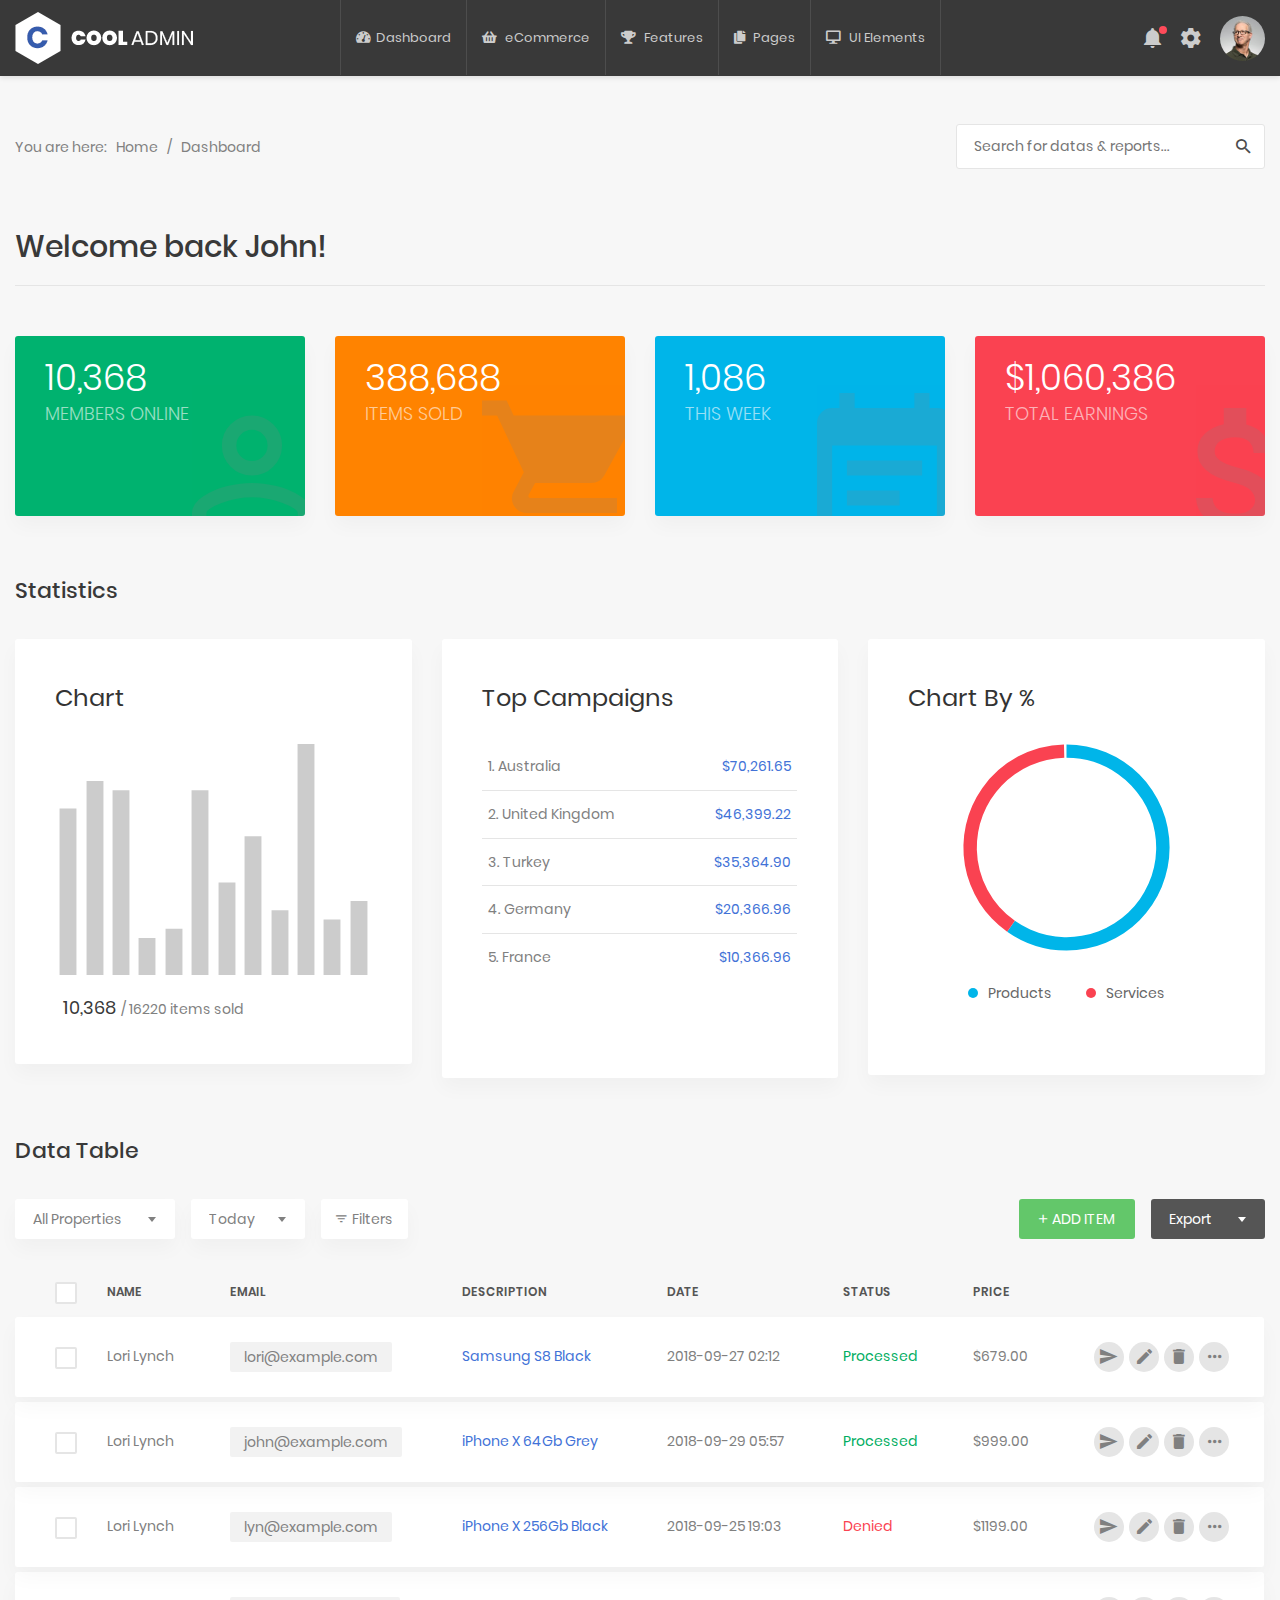
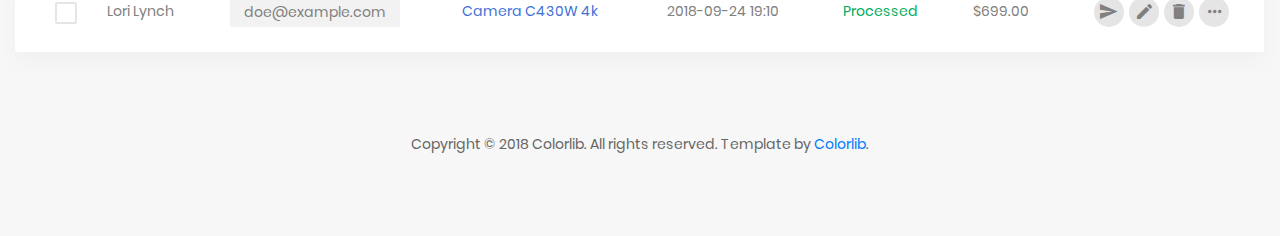
<file: index3.html>
<!DOCTYPE html>
<html lang="en">

<head>
    <!-- Required meta tags-->
    <meta charset="UTF-8">
    <meta name="viewport" content="width=device-width, initial-scale=1, shrink-to-fit=no">
    <meta name="description" content="au theme template">
    <meta name="author" content="Hau Nguyen">
    <meta name="keywords" content="au theme template">

    <!-- Title Page-->
    <title>Dashboard 3</title>

    <!-- Fontfaces CSS-->
    <link href="css/font-face.css" rel="stylesheet" media="all">
    <link href="vendor/font-awesome-4.7/css/font-awesome.min.css" rel="stylesheet" media="all">
    <link href="vendor/font-awesome-5/css/fontawesome-all.min.css" rel="stylesheet" media="all">
    <link href="vendor/mdi-font/css/material-design-iconic-font.min.css" rel="stylesheet" media="all">

    <!-- Bootstrap CSS-->
    <link href="vendor/bootstrap-4.1/bootstrap.min.css" rel="stylesheet" media="all">

    <!-- Vendor CSS-->
    <link href="vendor/animsition/animsition.min.css" rel="stylesheet" media="all">
    <link href="vendor/bootstrap-progressbar/bootstrap-progressbar-3.3.4.min.css" rel="stylesheet" media="all">
    <link href="vendor/wow/animate.css" rel="stylesheet" media="all">
    <link href="vendor/css-hamburgers/hamburgers.min.css" rel="stylesheet" media="all">
    <link href="vendor/slick/slick.css" rel="stylesheet" media="all">
    <link href="vendor/select2/select2.min.css" rel="stylesheet" media="all">
    <link href="vendor/perfect-scrollbar/perfect-scrollbar.css" rel="stylesheet" media="all">

    <!-- Main CSS-->
    <link href="css/theme.css" rel="stylesheet" media="all">

</head>

<body class="animsition">
    <div class="page-wrapper">
        <!-- HEADER DESKTOP-->
        <header class="header-desktop3 d-none d-lg-block">
            <div class="section__content section__content--p35">
                <div class="header3-wrap">
                    <div class="header__logo">
                        <a href="#">
                            <img src="images/icon/logo-white.png" alt="CoolAdmin" />
                        </a>
                    </div>
                    <div class="header__navbar">
                        <ul class="list-unstyled">
                            <li class="has-sub">
                                <a href="#">
                                    <i class="fas fa-tachometer-alt"></i>Dashboard
                                    <span class="bot-line"></span>
                                </a>
                                <ul class="header3-sub-list list-unstyled">
                                    <li>
                                        <a href="index.html">Dashboard 1</a>
                                    </li>
                                    <li>
                                        <a href="index2.html">Dashboard 2</a>
                                    </li>
                                    <li>
                                        <a href="index3.html">Dashboard 3</a>
                                    </li>
                                    <li>
                                        <a href="index4.html">Dashboard 4</a>
                                    </li>
                                </ul>
                            </li>
                            <li>
                                <a href="#">
                                    <i class="fas fa-shopping-basket"></i>
                                    <span class="bot-line"></span>eCommerce</a>
                            </li>
                            <li>
                                <a href="table.html">
                                    <i class="fas fa-trophy"></i>
                                    <span class="bot-line"></span>Features</a>
                            </li>
                            <li class="has-sub">
                                <a href="#">
                                    <i class="fas fa-copy"></i>
                                    <span class="bot-line"></span>Pages</a>
                                <ul class="header3-sub-list list-unstyled">
                                    <li>
                                        <a href="login.html">Login</a>
                                    </li>
                                    <li>
                                        <a href="register.html">Register</a>
                                    </li>
                                    <li>
                                        <a href="forget-pass.html">Forget Password</a>
                                    </li>
                                </ul>
                            </li>
                            <li class="has-sub">
                                <a href="#">
                                    <i class="fas fa-desktop"></i>
                                    <span class="bot-line"></span>UI Elements</a>
                                <ul class="header3-sub-list list-unstyled">
                                    <li>
                                        <a href="button.html">Button</a>
                                    </li>
                                    <li>
                                        <a href="badge.html">Badges</a>
                                    </li>
                                    <li>
                                        <a href="tab.html">Tabs</a>
                                    </li>
                                    <li>
                                        <a href="card.html">Cards</a>
                                    </li>
                                    <li>
                                        <a href="alert.html">Alerts</a>
                                    </li>
                                    <li>
                                        <a href="progress-bar.html">Progress Bars</a>
                                    </li>
                                    <li>
                                        <a href="modal.html">Modals</a>
                                    </li>
                                    <li>
                                        <a href="switch.html">Switchs</a>
                                    </li>
                                    <li>
                                        <a href="grid.html">Grids</a>
                                    </li>
                                    <li>
                                        <a href="fontawesome.html">FontAwesome</a>
                                    </li>
                                    <li>
                                        <a href="typo.html">Typography</a>
                                    </li>
                                </ul>
                            </li>
                        </ul>
                    </div>
                    <div class="header__tool">
                        <div class="header-button-item has-noti js-item-menu">
                            <i class="zmdi zmdi-notifications"></i>
                            <div class="notifi-dropdown notifi-dropdown--no-bor js-dropdown">
                                <div class="notifi__title">
                                    <p>You have 3 Notifications</p>
                                </div>
                                <div class="notifi__item">
                                    <div class="bg-c1 img-cir img-40">
                                        <i class="zmdi zmdi-email-open"></i>
                                    </div>
                                    <div class="content">
                                        <p>You got a email notification</p>
                                        <span class="date">April 12, 2018 06:50</span>
                                    </div>
                                </div>
                                <div class="notifi__item">
                                    <div class="bg-c2 img-cir img-40">
                                        <i class="zmdi zmdi-account-box"></i>
                                    </div>
                                    <div class="content">
                                        <p>Your account has been blocked</p>
                                        <span class="date">April 12, 2018 06:50</span>
                                    </div>
                                </div>
                                <div class="notifi__item">
                                    <div class="bg-c3 img-cir img-40">
                                        <i class="zmdi zmdi-file-text"></i>
                                    </div>
                                    <div class="content">
                                        <p>You got a new file</p>
                                        <span class="date">April 12, 2018 06:50</span>
                                    </div>
                                </div>
                                <div class="notifi__footer">
                                    <a href="#">All notifications</a>
                                </div>
                            </div>
                        </div>
                        <div class="header-button-item js-item-menu">
                            <i class="zmdi zmdi-settings"></i>
                            <div class="setting-dropdown js-dropdown">
                                <div class="account-dropdown__body">
                                    <div class="account-dropdown__item">
                                        <a href="#">
                                            <i class="zmdi zmdi-account"></i>Account</a>
                                    </div>
                                    <div class="account-dropdown__item">
                                        <a href="#">
                                            <i class="zmdi zmdi-settings"></i>Setting</a>
                                    </div>
                                    <div class="account-dropdown__item">
                                        <a href="#">
                                            <i class="zmdi zmdi-money-box"></i>Billing</a>
                                    </div>
                                </div>
                                <div class="account-dropdown__body">
                                    <div class="account-dropdown__item">
                                        <a href="#">
                                            <i class="zmdi zmdi-globe"></i>Language</a>
                                    </div>
                                    <div class="account-dropdown__item">
                                        <a href="#">
                                            <i class="zmdi zmdi-pin"></i>Location</a>
                                    </div>
                                    <div class="account-dropdown__item">
                                        <a href="#">
                                            <i class="zmdi zmdi-email"></i>Email</a>
                                    </div>
                                    <div class="account-dropdown__item">
                                        <a href="#">
                                            <i class="zmdi zmdi-notifications"></i>Notifications</a>
                                    </div>
                                </div>
                            </div>
                        </div>
                        <div class="account-wrap">
                            <div class="account-item account-item--style2 clearfix js-item-menu">
                                <div class="image">
                                    <img src="images/icon/avatar-01.jpg" alt="John Doe" />
                                </div>
                                <div class="content">
                                    <a class="js-acc-btn" href="#">john doe</a>
                                </div>
                                <div class="account-dropdown js-dropdown">
                                    <div class="info clearfix">
                                        <div class="image">
                                            <a href="#">
                                                <img src="images/icon/avatar-01.jpg" alt="John Doe" />
                                            </a>
                                        </div>
                                        <div class="content">
                                            <h5 class="name">
                                                <a href="#">john doe</a>
                                            </h5>
                                            <span class="email">johndoe@example.com</span>
                                        </div>
                                    </div>
                                    <div class="account-dropdown__body">
                                        <div class="account-dropdown__item">
                                            <a href="#">
                                                <i class="zmdi zmdi-account"></i>Account</a>
                                        </div>
                                        <div class="account-dropdown__item">
                                            <a href="#">
                                                <i class="zmdi zmdi-settings"></i>Setting</a>
                                        </div>
                                        <div class="account-dropdown__item">
                                            <a href="#">
                                                <i class="zmdi zmdi-money-box"></i>Billing</a>
                                        </div>
                                    </div>
                                    <div class="account-dropdown__footer">
                                        <a href="#">
                                            <i class="zmdi zmdi-power"></i>Logout</a>
                                    </div>
                                </div>
                            </div>
                        </div>
                    </div>
                </div>
            </div>
        </header>
        <!-- END HEADER DESKTOP-->

        <!-- HEADER MOBILE-->
        <header class="header-mobile header-mobile-2 d-block d-lg-none">
            <div class="header-mobile__bar">
                <div class="container-fluid">
                    <div class="header-mobile-inner">
                        <a class="logo" href="index.html">
                            <img src="images/icon/logo-white.png" alt="CoolAdmin" />
                        </a>
                        <button class="hamburger hamburger--slider" type="button">
                            <span class="hamburger-box">
                                <span class="hamburger-inner"></span>
                            </span>
                        </button>
                    </div>
                </div>
            </div>
            <nav class="navbar-mobile">
                <div class="container-fluid">
                    <ul class="navbar-mobile__list list-unstyled">
                        <li class="has-sub">
                            <a class="js-arrow" href="#">
                                <i class="fas fa-tachometer-alt"></i>Dashboard</a>
                            <ul class="navbar-mobile-sub__list list-unstyled js-sub-list">
                                <li>
                                    <a href="index.html">Dashboard 1</a>
                                </li>
                                <li>
                                    <a href="index2.html">Dashboard 2</a>
                                </li>
                                <li>
                                    <a href="index3.html">Dashboard 3</a>
                                </li>
                                <li>
                                    <a href="index4.html">Dashboard 4</a>
                                </li>
                            </ul>
                        </li>
                        <li>
                            <a href="chart.html">
                                <i class="fas fa-chart-bar"></i>Charts</a>
                        </li>
                        <li>
                            <a href="table.html">
                                <i class="fas fa-table"></i>Tables</a>
                        </li>
                        <li>
                            <a href="form.html">
                                <i class="far fa-check-square"></i>Forms</a>
                        </li>
                        <li>
                            <a href="#">
                                <i class="fas fa-calendar-alt"></i>Calendar</a>
                        </li>
                        <li>
                            <a href="map.html">
                                <i class="fas fa-map-marker-alt"></i>Maps</a>
                        </li>
                        <li class="has-sub">
                            <a class="js-arrow" href="#">
                                <i class="fas fa-copy"></i>Pages</a>
                            <ul class="navbar-mobile-sub__list list-unstyled js-sub-list">
                                <li>
                                    <a href="login.html">Login</a>
                                </li>
                                <li>
                                    <a href="register.html">Register</a>
                                </li>
                                <li>
                                    <a href="forget-pass.html">Forget Password</a>
                                </li>
                            </ul>
                        </li>
                        <li class="has-sub">
                            <a class="js-arrow" href="#">
                                <i class="fas fa-desktop"></i>UI Elements</a>
                            <ul class="navbar-mobile-sub__list list-unstyled js-sub-list">
                                <li>
                                    <a href="button.html">Button</a>
                                </li>
                                <li>
                                    <a href="badge.html">Badges</a>
                                </li>
                                <li>
                                    <a href="tab.html">Tabs</a>
                                </li>
                                <li>
                                    <a href="card.html">Cards</a>
                                </li>
                                <li>
                                    <a href="alert.html">Alerts</a>
                                </li>
                                <li>
                                    <a href="progress-bar.html">Progress Bars</a>
                                </li>
                                <li>
                                    <a href="modal.html">Modals</a>
                                </li>
                                <li>
                                    <a href="switch.html">Switchs</a>
                                </li>
                                <li>
                                    <a href="grid.html">Grids</a>
                                </li>
                                <li>
                                    <a href="fontawesome.html">Fontawesome Icon</a>
                                </li>
                                <li>
                                    <a href="typo.html">Typography</a>
                                </li>
                            </ul>
                        </li>
                    </ul>
                </div>
            </nav>
        </header>
        <div class="sub-header-mobile-2 d-block d-lg-none">
            <div class="header__tool">
                <div class="header-button-item has-noti js-item-menu">
                    <i class="zmdi zmdi-notifications"></i>
                    <div class="notifi-dropdown notifi-dropdown--no-bor js-dropdown">
                        <div class="notifi__title">
                            <p>You have 3 Notifications</p>
                        </div>
                        <div class="notifi__item">
                            <div class="bg-c1 img-cir img-40">
                                <i class="zmdi zmdi-email-open"></i>
                            </div>
                            <div class="content">
                                <p>You got a email notification</p>
                                <span class="date">April 12, 2018 06:50</span>
                            </div>
                        </div>
                        <div class="notifi__item">
                            <div class="bg-c2 img-cir img-40">
                                <i class="zmdi zmdi-account-box"></i>
                            </div>
                            <div class="content">
                                <p>Your account has been blocked</p>
                                <span class="date">April 12, 2018 06:50</span>
                            </div>
                        </div>
                        <div class="notifi__item">
                            <div class="bg-c3 img-cir img-40">
                                <i class="zmdi zmdi-file-text"></i>
                            </div>
                            <div class="content">
                                <p>You got a new file</p>
                                <span class="date">April 12, 2018 06:50</span>
                            </div>
                        </div>
                        <div class="notifi__footer">
                            <a href="#">All notifications</a>
                        </div>
                    </div>
                </div>
                <div class="header-button-item js-item-menu">
                    <i class="zmdi zmdi-settings"></i>
                    <div class="setting-dropdown js-dropdown">
                        <div class="account-dropdown__body">
                            <div class="account-dropdown__item">
                                <a href="#">
                                    <i class="zmdi zmdi-account"></i>Account</a>
                            </div>
                            <div class="account-dropdown__item">
                                <a href="#">
                                    <i class="zmdi zmdi-settings"></i>Setting</a>
                            </div>
                            <div class="account-dropdown__item">
                                <a href="#">
                                    <i class="zmdi zmdi-money-box"></i>Billing</a>
                            </div>
                        </div>
                        <div class="account-dropdown__body">
                            <div class="account-dropdown__item">
                                <a href="#">
                                    <i class="zmdi zmdi-globe"></i>Language</a>
                            </div>
                            <div class="account-dropdown__item">
                                <a href="#">
                                    <i class="zmdi zmdi-pin"></i>Location</a>
                            </div>
                            <div class="account-dropdown__item">
                                <a href="#">
                                    <i class="zmdi zmdi-email"></i>Email</a>
                            </div>
                            <div class="account-dropdown__item">
                                <a href="#">
                                    <i class="zmdi zmdi-notifications"></i>Notifications</a>
                            </div>
                        </div>
                    </div>
                </div>
                <div class="account-wrap">
                    <div class="account-item account-item--style2 clearfix js-item-menu">
                        <div class="image">
                            <img src="images/icon/avatar-01.jpg" alt="John Doe" />
                        </div>
                        <div class="content">
                            <a class="js-acc-btn" href="#">john doe</a>
                        </div>
                        <div class="account-dropdown js-dropdown">
                            <div class="info clearfix">
                                <div class="image">
                                    <a href="#">
                                        <img src="images/icon/avatar-01.jpg" alt="John Doe" />
                                    </a>
                                </div>
                                <div class="content">
                                    <h5 class="name">
                                        <a href="#">john doe</a>
                                    </h5>
                                    <span class="email">johndoe@example.com</span>
                                </div>
                            </div>
                            <div class="account-dropdown__body">
                                <div class="account-dropdown__item">
                                    <a href="#">
                                        <i class="zmdi zmdi-account"></i>Account</a>
                                </div>
                                <div class="account-dropdown__item">
                                    <a href="#">
                                        <i class="zmdi zmdi-settings"></i>Setting</a>
                                </div>
                                <div class="account-dropdown__item">
                                    <a href="#">
                                        <i class="zmdi zmdi-money-box"></i>Billing</a>
                                </div>
                            </div>
                            <div class="account-dropdown__footer">
                                <a href="#">
                                    <i class="zmdi zmdi-power"></i>Logout</a>
                            </div>
                        </div>
                    </div>
                </div>
            </div>
        </div>
        <!-- END HEADER MOBILE -->

        <!-- PAGE CONTENT-->
        <div class="page-content--bgf7">
            <!-- BREADCRUMB-->
            <section class="au-breadcrumb2">
                <div class="container">
                    <div class="row">
                        <div class="col-md-12">
                            <div class="au-breadcrumb-content">
                                <div class="au-breadcrumb-left">
                                    <span class="au-breadcrumb-span">You are here:</span>
                                    <ul class="list-unstyled list-inline au-breadcrumb__list">
                                        <li class="list-inline-item active">
                                            <a href="#">Home</a>
                                        </li>
                                        <li class="list-inline-item seprate">
                                            <span>/</span>
                                        </li>
                                        <li class="list-inline-item">Dashboard</li>
                                    </ul>
                                </div>
                                <form class="au-form-icon--sm" action="" method="post">
                                    <input class="au-input--w300 au-input--style2" type="text" placeholder="Search for datas &amp; reports...">
                                    <button class="au-btn--submit2" type="submit">
                                        <i class="zmdi zmdi-search"></i>
                                    </button>
                                </form>
                            </div>
                        </div>
                    </div>
                </div>
            </section>
            <!-- END BREADCRUMB-->

            <!-- WELCOME-->
            <section class="welcome p-t-10">
                <div class="container">
                    <div class="row">
                        <div class="col-md-12">
                            <h1 class="title-4">Welcome back
                                <span>John!</span>
                            </h1>
                            <hr class="line-seprate">
                        </div>
                    </div>
                </div>
            </section>
            <!-- END WELCOME-->

            <!-- STATISTIC-->
            <section class="statistic statistic2">
                <div class="container">
                    <div class="row">
                        <div class="col-md-6 col-lg-3">
                            <div class="statistic__item statistic__item--green">
                                <h2 class="number">10,368</h2>
                                <span class="desc">members online</span>
                                <div class="icon">
                                    <i class="zmdi zmdi-account-o"></i>
                                </div>
                            </div>
                        </div>
                        <div class="col-md-6 col-lg-3">
                            <div class="statistic__item statistic__item--orange">
                                <h2 class="number">388,688</h2>
                                <span class="desc">items sold</span>
                                <div class="icon">
                                    <i class="zmdi zmdi-shopping-cart"></i>
                                </div>
                            </div>
                        </div>
                        <div class="col-md-6 col-lg-3">
                            <div class="statistic__item statistic__item--blue">
                                <h2 class="number">1,086</h2>
                                <span class="desc">this week</span>
                                <div class="icon">
                                    <i class="zmdi zmdi-calendar-note"></i>
                                </div>
                            </div>
                        </div>
                        <div class="col-md-6 col-lg-3">
                            <div class="statistic__item statistic__item--red">
                                <h2 class="number">$1,060,386</h2>
                                <span class="desc">total earnings</span>
                                <div class="icon">
                                    <i class="zmdi zmdi-money"></i>
                                </div>
                            </div>
                        </div>
                    </div>
                </div>
            </section>
            <!-- END STATISTIC-->

            <!-- STATISTIC CHART-->
            <section class="statistic-chart">
                <div class="container">
                    <div class="row">
                        <div class="col-md-12">
                            <h3 class="title-5 m-b-35">statistics</h3>
                        </div>
                    </div>
                    <div class="row">
                        <div class="col-md-6 col-lg-4">
                            <!-- CHART-->
                            <div class="statistic-chart-1">
                                <h3 class="title-3 m-b-30">chart</h3>
                                <div class="chart-wrap">
                                    <canvas id="widgetChart5"></canvas>
                                </div>
                                <div class="statistic-chart-1-note">
                                    <span class="big">10,368</span>
                                    <span>/ 16220 items sold</span>
                                </div>
                            </div>
                            <!-- END CHART-->
                        </div>
                        <div class="col-md-6 col-lg-4">
                            <!-- TOP CAMPAIGN-->
                            <div class="top-campaign">
                                <h3 class="title-3 m-b-30">top campaigns</h3>
                                <div class="table-responsive">
                                    <table class="table table-top-campaign">
                                        <tbody>
                                            <tr>
                                                <td>1. Australia</td>
                                                <td>$70,261.65</td>
                                            </tr>
                                            <tr>
                                                <td>2. United Kingdom</td>
                                                <td>$46,399.22</td>
                                            </tr>
                                            <tr>
                                                <td>3. Turkey</td>
                                                <td>$35,364.90</td>
                                            </tr>
                                            <tr>
                                                <td>4. Germany</td>
                                                <td>$20,366.96</td>
                                            </tr>
                                            <tr>
                                                <td>5. France</td>
                                                <td>$10,366.96</td>
                                            </tr>
                                        </tbody>
                                    </table>
                                </div>
                            </div>
                            <!-- END TOP CAMPAIGN-->
                        </div>
                        <div class="col-md-6 col-lg-4">
                            <!-- CHART PERCENT-->
                            <div class="chart-percent-2">
                                <h3 class="title-3 m-b-30">chart by %</h3>
                                <div class="chart-wrap">
                                    <canvas id="percent-chart2"></canvas>
                                    <div id="chartjs-tooltip">
                                        <table></table>
                                    </div>
                                </div>
                                <div class="chart-info">
                                    <div class="chart-note">
                                        <span class="dot dot--blue"></span>
                                        <span>products</span>
                                    </div>
                                    <div class="chart-note">
                                        <span class="dot dot--red"></span>
                                        <span>Services</span>
                                    </div>
                                </div>
                            </div>
                            <!-- END CHART PERCENT-->
                        </div>
                    </div>
                </div>
            </section>
            <!-- END STATISTIC CHART-->

            <!-- DATA TABLE-->
            <section class="p-t-20">
                <div class="container">
                    <div class="row">
                        <div class="col-md-12">
                            <h3 class="title-5 m-b-35">data table</h3>
                            <div class="table-data__tool">
                                <div class="table-data__tool-left">
                                    <div class="rs-select2--light rs-select2--md">
                                        <select class="js-select2" name="property">
                                            <option selected="selected">All Properties</option>
                                            <option value="">Option 1</option>
                                            <option value="">Option 2</option>
                                        </select>
                                        <div class="dropDownSelect2"></div>
                                    </div>
                                    <div class="rs-select2--light rs-select2--sm">
                                        <select class="js-select2" name="time">
                                            <option selected="selected">Today</option>
                                            <option value="">3 Days</option>
                                            <option value="">1 Week</option>
                                        </select>
                                        <div class="dropDownSelect2"></div>
                                    </div>
                                    <button class="au-btn-filter">
                                        <i class="zmdi zmdi-filter-list"></i>filters</button>
                                </div>
                                <div class="table-data__tool-right">
                                    <button class="au-btn au-btn-icon au-btn--green au-btn--small">
                                        <i class="zmdi zmdi-plus"></i>add item</button>
                                    <div class="rs-select2--dark rs-select2--sm rs-select2--dark2">
                                        <select class="js-select2" name="type">
                                            <option selected="selected">Export</option>
                                            <option value="">Option 1</option>
                                            <option value="">Option 2</option>
                                        </select>
                                        <div class="dropDownSelect2"></div>
                                    </div>
                                </div>
                            </div>
                            <div class="table-responsive table-responsive-data2">
                                <table class="table table-data2">
                                    <thead>
                                        <tr>
                                            <th>
                                                <label class="au-checkbox">
                                                    <input type="checkbox">
                                                    <span class="au-checkmark"></span>
                                                </label>
                                            </th>
                                            <th>name</th>
                                            <th>email</th>
                                            <th>description</th>
                                            <th>date</th>
                                            <th>status</th>
                                            <th>price</th>
                                            <th></th>
                                        </tr>
                                    </thead>
                                    <tbody>
                                        <tr class="tr-shadow">
                                            <td>
                                                <label class="au-checkbox">
                                                    <input type="checkbox">
                                                    <span class="au-checkmark"></span>
                                                </label>
                                            </td>
                                            <td>Lori Lynch</td>
                                            <td>
                                                <span class="block-email">lori@example.com</span>
                                            </td>
                                            <td class="desc">Samsung S8 Black</td>
                                            <td>2018-09-27 02:12</td>
                                            <td>
                                                <span class="status--process">Processed</span>
                                            </td>
                                            <td>$679.00</td>
                                            <td>
                                                <div class="table-data-feature">
                                                    <button class="item" data-toggle="tooltip" data-placement="top" title="Send">
                                                        <i class="zmdi zmdi-mail-send"></i>
                                                    </button>
                                                    <button class="item" data-toggle="tooltip" data-placement="top" title="Edit">
                                                        <i class="zmdi zmdi-edit"></i>
                                                    </button>
                                                    <button class="item" data-toggle="tooltip" data-placement="top" title="Delete">
                                                        <i class="zmdi zmdi-delete"></i>
                                                    </button>
                                                    <button class="item" data-toggle="tooltip" data-placement="top" title="More">
                                                        <i class="zmdi zmdi-more"></i>
                                                    </button>
                                                </div>
                                            </td>
                                        </tr>
                                        <tr class="spacer"></tr>
                                        <tr class="tr-shadow">
                                            <td>
                                                <label class="au-checkbox">
                                                    <input type="checkbox">
                                                    <span class="au-checkmark"></span>
                                                </label>
                                            </td>
                                            <td>Lori Lynch</td>
                                            <td>
                                                <span class="block-email">john@example.com</span>
                                            </td>
                                            <td class="desc">iPhone X 64Gb Grey</td>
                                            <td>2018-09-29 05:57</td>
                                            <td>
                                                <span class="status--process">Processed</span>
                                            </td>
                                            <td>$999.00</td>
                                            <td>
                                                <div class="table-data-feature">
                                                    <button class="item" data-toggle="tooltip" data-placement="top" title="Send">
                                                        <i class="zmdi zmdi-mail-send"></i>
                                                    </button>
                                                    <button class="item" data-toggle="tooltip" data-placement="top" title="Edit">
                                                        <i class="zmdi zmdi-edit"></i>
                                                    </button>
                                                    <button class="item" data-toggle="tooltip" data-placement="top" title="Delete">
                                                        <i class="zmdi zmdi-delete"></i>
                                                    </button>
                                                    <button class="item" data-toggle="tooltip" data-placement="top" title="More">
                                                        <i class="zmdi zmdi-more"></i>
                                                    </button>
                                                </div>
                                            </td>
                                        </tr>
                                        <tr class="spacer"></tr>
                                        <tr class="tr-shadow">
                                            <td>
                                                <label class="au-checkbox">
                                                    <input type="checkbox">
                                                    <span class="au-checkmark"></span>
                                                </label>
                                            </td>
                                            <td>Lori Lynch</td>
                                            <td>
                                                <span class="block-email">lyn@example.com</span>
                                            </td>
                                            <td class="desc">iPhone X 256Gb Black</td>
                                            <td>2018-09-25 19:03</td>
                                            <td>
                                                <span class="status--denied">Denied</span>
                                            </td>
                                            <td>$1199.00</td>
                                            <td>
                                                <div class="table-data-feature">
                                                    <button class="item" data-toggle="tooltip" data-placement="top" title="Send">
                                                        <i class="zmdi zmdi-mail-send"></i>
                                                    </button>
                                                    <button class="item" data-toggle="tooltip" data-placement="top" title="Edit">
                                                        <i class="zmdi zmdi-edit"></i>
                                                    </button>
                                                    <button class="item" data-toggle="tooltip" data-placement="top" title="Delete">
                                                        <i class="zmdi zmdi-delete"></i>
                                                    </button>
                                                    <button class="item" data-toggle="tooltip" data-placement="top" title="More">
                                                        <i class="zmdi zmdi-more"></i>
                                                    </button>
                                                </div>
                                            </td>
                                        </tr>
                                        <tr class="spacer"></tr>
                                        <tr class="tr-shadow">
                                            <td>
                                                <label class="au-checkbox">
                                                    <input type="checkbox">
                                                    <span class="au-checkmark"></span>
                                                </label>
                                            </td>
                                            <td>Lori Lynch</td>
                                            <td>
                                                <span class="block-email">doe@example.com</span>
                                            </td>
                                            <td class="desc">Camera C430W 4k</td>
                                            <td>2018-09-24 19:10</td>
                                            <td>
                                                <span class="status--process">Processed</span>
                                            </td>
                                            <td>$699.00</td>
                                            <td>
                                                <div class="table-data-feature">
                                                    <button class="item" data-toggle="tooltip" data-placement="top" title="Send">
                                                        <i class="zmdi zmdi-mail-send"></i>
                                                    </button>
                                                    <button class="item" data-toggle="tooltip" data-placement="top" title="Edit">
                                                        <i class="zmdi zmdi-edit"></i>
                                                    </button>
                                                    <button class="item" data-toggle="tooltip" data-placement="top" title="Delete">
                                                        <i class="zmdi zmdi-delete"></i>
                                                    </button>
                                                    <button class="item" data-toggle="tooltip" data-placement="top" title="More">
                                                        <i class="zmdi zmdi-more"></i>
                                                    </button>
                                                </div>
                                            </td>
                                        </tr>
                                    </tbody>
                                </table>
                            </div>
                        </div>
                    </div>
                </div>
            </section>
            <!-- END DATA TABLE-->

            <!-- COPYRIGHT-->
            <section class="p-t-60 p-b-20">
                <div class="container">
                    <div class="row">
                        <div class="col-md-12">
                            <div class="copyright">
                                <p>Copyright © 2018 Colorlib. All rights reserved. Template by <a href="https://colorlib.com">Colorlib</a>.</p>
                            </div>
                        </div>
                    </div>
                </div>
            </section>
            <!-- END COPYRIGHT-->
        </div>

    </div>

    <!-- Jquery JS-->
    <script src="vendor/jquery-3.2.1.min.js"></script>
    <!-- Bootstrap JS-->
    <script src="vendor/bootstrap-4.1/popper.min.js"></script>
    <script src="vendor/bootstrap-4.1/bootstrap.min.js"></script>
    <!-- Vendor JS       -->
    <script src="vendor/slick/slick.min.js">
    </script>
    <script src="vendor/wow/wow.min.js"></script>
    <script src="vendor/animsition/animsition.min.js"></script>
    <script src="vendor/bootstrap-progressbar/bootstrap-progressbar.min.js">
    </script>
    <script src="vendor/counter-up/jquery.waypoints.min.js"></script>
    <script src="vendor/counter-up/jquery.counterup.min.js">
    </script>
    <script src="vendor/circle-progress/circle-progress.min.js"></script>
    <script src="vendor/perfect-scrollbar/perfect-scrollbar.js"></script>
    <script src="vendor/chartjs/Chart.bundle.min.js"></script>
    <script src="vendor/select2/select2.min.js">
    </script>

    <!-- Main JS-->
    <script src="js/main.js"></script>

</body>

</html>
<!-- end document-->
</file>
<file: css/font-face.css>
/* poppins-100 - latin */
@font-face {
  font-family: 'Poppins';
  font-style: normal;
  font-weight: 100;
  src: url('../fonts/poppins/poppins-v5-latin-100.eot'); /* IE9 Compat Modes */
  src: local('Poppins Thin'), local('Poppins-Thin'),
       url('../fonts/poppins/poppins-v5-latin-100.eot?#iefix') format('embedded-opentype'), /* IE6-IE8 */
       url('../fonts/poppins/poppins-v5-latin-100.woff2') format('woff2'), /* Super Modern Browsers */
       url('../fonts/poppins/poppins-v5-latin-100.woff') format('woff'), /* Modern Browsers */
       url('../fonts/poppins/poppins-v5-latin-100.ttf') format('truetype'), /* Safari, Android, iOS */
       url('../fonts/poppins/poppins-v5-latin-100.svg#Poppins') format('svg'); /* Legacy iOS */
}
/* poppins-200 - latin */
@font-face {
  font-family: 'Poppins';
  font-style: normal;
  font-weight: 200;
  src: url('../fonts/poppins/poppins-v5-latin-200.eot'); /* IE9 Compat Modes */
  src: local('Poppins ExtraLight'), local('Poppins-ExtraLight'),
       url('../fonts/poppins/poppins-v5-latin-200.eot?#iefix') format('embedded-opentype'), /* IE6-IE8 */
       url('../fonts/poppins/poppins-v5-latin-200.woff2') format('woff2'), /* Super Modern Browsers */
       url('../fonts/poppins/poppins-v5-latin-200.woff') format('woff'), /* Modern Browsers */
       url('../fonts/poppins/poppins-v5-latin-200.ttf') format('truetype'), /* Safari, Android, iOS */
       url('../fonts/poppins/poppins-v5-latin-200.svg#Poppins') format('svg'); /* Legacy iOS */
}
/* poppins-200italic - latin */
@font-face {
  font-family: 'Poppins';
  font-style: italic;
  font-weight: 200;
  src: url('../fonts/poppins/poppins-v5-latin-200italic.eot'); /* IE9 Compat Modes */
  src: local('Poppins ExtraLight Italic'), local('Poppins-ExtraLightItalic'),
       url('../fonts/poppins/poppins-v5-latin-200italic.eot?#iefix') format('embedded-opentype'), /* IE6-IE8 */
       url('../fonts/poppins/poppins-v5-latin-200italic.woff2') format('woff2'), /* Super Modern Browsers */
       url('../fonts/poppins/poppins-v5-latin-200italic.woff') format('woff'), /* Modern Browsers */
       url('../fonts/poppins/poppins-v5-latin-200italic.ttf') format('truetype'), /* Safari, Android, iOS */
       url('../fonts/poppins/poppins-v5-latin-200italic.svg#Poppins') format('svg'); /* Legacy iOS */
}
/* poppins-100italic - latin */
@font-face {
  font-family: 'Poppins';
  font-style: italic;
  font-weight: 100;
  src: url('../fonts/poppins/poppins-v5-latin-100italic.eot'); /* IE9 Compat Modes */
  src: local('Poppins Thin Italic'), local('Poppins-ThinItalic'),
       url('../fonts/poppins/poppins-v5-latin-100italic.eot?#iefix') format('embedded-opentype'), /* IE6-IE8 */
       url('../fonts/poppins/poppins-v5-latin-100italic.woff2') format('woff2'), /* Super Modern Browsers */
       url('../fonts/poppins/poppins-v5-latin-100italic.woff') format('woff'), /* Modern Browsers */
       url('../fonts/poppins/poppins-v5-latin-100italic.ttf') format('truetype'), /* Safari, Android, iOS */
       url('../fonts/poppins/poppins-v5-latin-100italic.svg#Poppins') format('svg'); /* Legacy iOS */
}
/* poppins-300 - latin */
@font-face {
  font-family: 'Poppins';
  font-style: normal;
  font-weight: 300;
  src: url('../fonts/poppins/poppins-v5-latin-300.eot'); /* IE9 Compat Modes */
  src: local('Poppins Light'), local('Poppins-Light'),
       url('../fonts/poppins/poppins-v5-latin-300.eot?#iefix') format('embedded-opentype'), /* IE6-IE8 */
       url('../fonts/poppins/poppins-v5-latin-300.woff2') format('woff2'), /* Super Modern Browsers */
       url('../fonts/poppins/poppins-v5-latin-300.woff') format('woff'), /* Modern Browsers */
       url('../fonts/poppins/poppins-v5-latin-300.ttf') format('truetype'), /* Safari, Android, iOS */
       url('../fonts/poppins/poppins-v5-latin-300.svg#Poppins') format('svg'); /* Legacy iOS */
}
/* poppins-300italic - latin */
@font-face {
  font-family: 'Poppins';
  font-style: italic;
  font-weight: 300;
  src: url('../fonts/poppins/poppins-v5-latin-300italic.eot'); /* IE9 Compat Modes */
  src: local('Poppins Light Italic'), local('Poppins-LightItalic'),
       url('../fonts/poppins/poppins-v5-latin-300italic.eot?#iefix') format('embedded-opentype'), /* IE6-IE8 */
       url('../fonts/poppins/poppins-v5-latin-300italic.woff2') format('woff2'), /* Super Modern Browsers */
       url('../fonts/poppins/poppins-v5-latin-300italic.woff') format('woff'), /* Modern Browsers */
       url('../fonts/poppins/poppins-v5-latin-300italic.ttf') format('truetype'), /* Safari, Android, iOS */
       url('../fonts/poppins/poppins-v5-latin-300italic.svg#Poppins') format('svg'); /* Legacy iOS */
}
/* poppins-regular - latin */
@font-face {
  font-family: 'Poppins';
  font-style: normal;
  font-weight: 400;
  src: url('../fonts/poppins/poppins-v5-latin-regular.eot'); /* IE9 Compat Modes */
  src: local('Poppins Regular'), local('Poppins-Regular'),
       url('../fonts/poppins/poppins-v5-latin-regular.eot?#iefix') format('embedded-opentype'), /* IE6-IE8 */
       url('../fonts/poppins/poppins-v5-latin-regular.woff2') format('woff2'), /* Super Modern Browsers */
       url('../fonts/poppins/poppins-v5-latin-regular.woff') format('woff'), /* Modern Browsers */
       url('../fonts/poppins/poppins-v5-latin-regular.ttf') format('truetype'), /* Safari, Android, iOS */
       url('../fonts/poppins/poppins-v5-latin-regular.svg#Poppins') format('svg'); /* Legacy iOS */
}
/* poppins-italic - latin */
@font-face {
  font-family: 'Poppins';
  font-style: italic;
  font-weight: 400;
  src: url('../fonts/poppins/poppins-v5-latin-italic.eot'); /* IE9 Compat Modes */
  src: local('Poppins Italic'), local('Poppins-Italic'),
       url('../fonts/poppins/poppins-v5-latin-italic.eot?#iefix') format('embedded-opentype'), /* IE6-IE8 */
       url('../fonts/poppins/poppins-v5-latin-italic.woff2') format('woff2'), /* Super Modern Browsers */
       url('../fonts/poppins/poppins-v5-latin-italic.woff') format('woff'), /* Modern Browsers */
       url('../fonts/poppins/poppins-v5-latin-italic.ttf') format('truetype'), /* Safari, Android, iOS */
       url('../fonts/poppins/poppins-v5-latin-italic.svg#Poppins') format('svg'); /* Legacy iOS */
}
/* poppins-500 - latin */
@font-face {
  font-family: 'Poppins';
  font-style: normal;
  font-weight: 500;
  src: url('../fonts/poppins/poppins-v5-latin-500.eot'); /* IE9 Compat Modes */
  src: local('Poppins Medium'), local('Poppins-Medium'),
       url('../fonts/poppins/poppins-v5-latin-500.eot?#iefix') format('embedded-opentype'), /* IE6-IE8 */
       url('../fonts/poppins/poppins-v5-latin-500.woff2') format('woff2'), /* Super Modern Browsers */
       url('../fonts/poppins/poppins-v5-latin-500.woff') format('woff'), /* Modern Browsers */
       url('../fonts/poppins/poppins-v5-latin-500.ttf') format('truetype'), /* Safari, Android, iOS */
       url('../fonts/poppins/poppins-v5-latin-500.svg#Poppins') format('svg'); /* Legacy iOS */
}
/* poppins-500italic - latin */
@font-face {
  font-family: 'Poppins';
  font-style: italic;
  font-weight: 500;
  src: url('../fonts/poppins/poppins-v5-latin-500italic.eot'); /* IE9 Compat Modes */
  src: local('Poppins Medium Italic'), local('Poppins-MediumItalic'),
       url('../fonts/poppins/poppins-v5-latin-500italic.eot?#iefix') format('embedded-opentype'), /* IE6-IE8 */
       url('../fonts/poppins/poppins-v5-latin-500italic.woff2') format('woff2'), /* Super Modern Browsers */
       url('../fonts/poppins/poppins-v5-latin-500italic.woff') format('woff'), /* Modern Browsers */
       url('../fonts/poppins/poppins-v5-latin-500italic.ttf') format('truetype'), /* Safari, Android, iOS */
       url('../fonts/poppins/poppins-v5-latin-500italic.svg#Poppins') format('svg'); /* Legacy iOS */
}
/* poppins-600 - latin */
@font-face {
  font-family: 'Poppins';
  font-style: normal;
  font-weight: 600;
  src: url('../fonts/poppins/poppins-v5-latin-600.eot'); /* IE9 Compat Modes */
  src: local('Poppins SemiBold'), local('Poppins-SemiBold'),
       url('../fonts/poppins/poppins-v5-latin-600.eot?#iefix') format('embedded-opentype'), /* IE6-IE8 */
       url('../fonts/poppins/poppins-v5-latin-600.woff2') format('woff2'), /* Super Modern Browsers */
       url('../fonts/poppins/poppins-v5-latin-600.woff') format('woff'), /* Modern Browsers */
       url('../fonts/poppins/poppins-v5-latin-600.ttf') format('truetype'), /* Safari, Android, iOS */
       url('../fonts/poppins/poppins-v5-latin-600.svg#Poppins') format('svg'); /* Legacy iOS */
}
/* poppins-600italic - latin */
@font-face {
  font-family: 'Poppins';
  font-style: italic;
  font-weight: 600;
  src: url('../fonts/poppins/poppins-v5-latin-600italic.eot'); /* IE9 Compat Modes */
  src: local('Poppins SemiBold Italic'), local('Poppins-SemiBoldItalic'),
       url('../fonts/poppins/poppins-v5-latin-600italic.eot?#iefix') format('embedded-opentype'), /* IE6-IE8 */
       url('../fonts/poppins/poppins-v5-latin-600italic.woff2') format('woff2'), /* Super Modern Browsers */
       url('../fonts/poppins/poppins-v5-latin-600italic.woff') format('woff'), /* Modern Browsers */
       url('../fonts/poppins/poppins-v5-latin-600italic.ttf') format('truetype'), /* Safari, Android, iOS */
       url('../fonts/poppins/poppins-v5-latin-600italic.svg#Poppins') format('svg'); /* Legacy iOS */
}
/* poppins-700 - latin */
@font-face {
  font-family: 'Poppins';
  font-style: normal;
  font-weight: 700;
  src: url('../fonts/poppins/poppins-v5-latin-700.eot'); /* IE9 Compat Modes */
  src: local('Poppins Bold'), local('Poppins-Bold'),
       url('../fonts/poppins/poppins-v5-latin-700.eot?#iefix') format('embedded-opentype'), /* IE6-IE8 */
       url('../fonts/poppins/poppins-v5-latin-700.woff2') format('woff2'), /* Super Modern Browsers */
       url('../fonts/poppins/poppins-v5-latin-700.woff') format('woff'), /* Modern Browsers */
       url('../fonts/poppins/poppins-v5-latin-700.ttf') format('truetype'), /* Safari, Android, iOS */
       url('../fonts/poppins/poppins-v5-latin-700.svg#Poppins') format('svg'); /* Legacy iOS */
}
/* poppins-700italic - latin */
@font-face {
  font-family: 'Poppins';
  font-style: italic;
  font-weight: 700;
  src: url('../fonts/poppins/poppins-v5-latin-700italic.eot'); /* IE9 Compat Modes */
  src: local('Poppins Bold Italic'), local('Poppins-BoldItalic'),
       url('../fonts/poppins/poppins-v5-latin-700italic.eot?#iefix') format('embedded-opentype'), /* IE6-IE8 */
       url('../fonts/poppins/poppins-v5-latin-700italic.woff2') format('woff2'), /* Super Modern Browsers */
       url('../fonts/poppins/poppins-v5-latin-700italic.woff') format('woff'), /* Modern Browsers */
       url('../fonts/poppins/poppins-v5-latin-700italic.ttf') format('truetype'), /* Safari, Android, iOS */
       url('../fonts/poppins/poppins-v5-latin-700italic.svg#Poppins') format('svg'); /* Legacy iOS */
}
/* poppins-800 - latin */
@font-face {
  font-family: 'Poppins';
  font-style: normal;
  font-weight: 800;
  src: url('../fonts/poppins/poppins-v5-latin-800.eot'); /* IE9 Compat Modes */
  src: local('Poppins ExtraBold'), local('Poppins-ExtraBold'),
       url('../fonts/poppins/poppins-v5-latin-800.eot?#iefix') format('embedded-opentype'), /* IE6-IE8 */
       url('../fonts/poppins/poppins-v5-latin-800.woff2') format('woff2'), /* Super Modern Browsers */
       url('../fonts/poppins/poppins-v5-latin-800.woff') format('woff'), /* Modern Browsers */
       url('../fonts/poppins/poppins-v5-latin-800.ttf') format('truetype'), /* Safari, Android, iOS */
       url('../fonts/poppins/poppins-v5-latin-800.svg#Poppins') format('svg'); /* Legacy iOS */
}
/* poppins-800italic - latin */
@font-face {
  font-family: 'Poppins';
  font-style: italic;
  font-weight: 800;
  src: url('../fonts/poppins/poppins-v5-latin-800italic.eot'); /* IE9 Compat Modes */
  src: local('Poppins ExtraBold Italic'), local('Poppins-ExtraBoldItalic'),
       url('../fonts/poppins/poppins-v5-latin-800italic.eot?#iefix') format('embedded-opentype'), /* IE6-IE8 */
       url('../fonts/poppins/poppins-v5-latin-800italic.woff2') format('woff2'), /* Super Modern Browsers */
       url('../fonts/poppins/poppins-v5-latin-800italic.woff') format('woff'), /* Modern Browsers */
       url('../fonts/poppins/poppins-v5-latin-800italic.ttf') format('truetype'), /* Safari, Android, iOS */
       url('../fonts/poppins/poppins-v5-latin-800italic.svg#Poppins') format('svg'); /* Legacy iOS */
}
/* poppins-900 - latin */
@font-face {
  font-family: 'Poppins';
  font-style: normal;
  font-weight: 900;
  src: url('../fonts/poppins/poppins-v5-latin-900.eot'); /* IE9 Compat Modes */
  src: local('Poppins Black'), local('Poppins-Black'),
       url('../fonts/poppins/poppins-v5-latin-900.eot?#iefix') format('embedded-opentype'), /* IE6-IE8 */
       url('../fonts/poppins/poppins-v5-latin-900.woff2') format('woff2'), /* Super Modern Browsers */
       url('../fonts/poppins/poppins-v5-latin-900.woff') format('woff'), /* Modern Browsers */
       url('../fonts/poppins/poppins-v5-latin-900.ttf') format('truetype'), /* Safari, Android, iOS */
       url('../fonts/poppins/poppins-v5-latin-900.svg#Poppins') format('svg'); /* Legacy iOS */
}
/* poppins-900italic - latin */
@font-face {
  font-family: 'Poppins';
  font-style: italic;
  font-weight: 900;
  src: url('../fonts/poppins/poppins-v5-latin-900italic.eot'); /* IE9 Compat Modes */
  src: local('Poppins Black Italic'), local('Poppins-BlackItalic'),
       url('../fonts/poppins/poppins-v5-latin-900italic.eot?#iefix') format('embedded-opentype'), /* IE6-IE8 */
       url('../fonts/poppins/poppins-v5-latin-900italic.woff2') format('woff2'), /* Super Modern Browsers */
       url('../fonts/poppins/poppins-v5-latin-900italic.woff') format('woff'), /* Modern Browsers */
       url('../fonts/poppins/poppins-v5-latin-900italic.ttf') format('truetype'), /* Safari, Android, iOS */
       url('../fonts/poppins/poppins-v5-latin-900italic.svg#Poppins') format('svg'); /* Legacy iOS */
}
</file>
<file: vendor/perfect-scrollbar/perfect-scrollbar.css>
/*
 * Container style
 */
.ps {
  overflow: hidden !important;
  overflow-anchor: none;
  -ms-overflow-style: none;
  touch-action: auto;
  -ms-touch-action: auto;
}

/*
 * Scrollbar rail styles
 */
.ps__rail-x {
  display: none;
  opacity: 0;
  transition: background-color .2s linear, opacity .2s linear;
  -webkit-transition: background-color .2s linear, opacity .2s linear;
  height: 15px;
  /* there must be 'bottom' or 'top' for ps__rail-x */
  bottom: 0px;
  /* please don't change 'position' */
  position: absolute;
}

.ps__rail-y {
  display: none;
  opacity: 0;
  transition: background-color .2s linear, opacity .2s linear;
  -webkit-transition: background-color .2s linear, opacity .2s linear;
  width: 15px;
  /* there must be 'right' or 'left' for ps__rail-y */
  right: 0;
  /* please don't change 'position' */
  position: absolute;
}

.ps--active-x > .ps__rail-x,
.ps--active-y > .ps__rail-y {
  display: block;
  background-color: transparent;
}

.ps:hover > .ps__rail-x,
.ps:hover > .ps__rail-y,
.ps--focus > .ps__rail-x,
.ps--focus > .ps__rail-y,
.ps--scrolling-x > .ps__rail-x,
.ps--scrolling-y > .ps__rail-y {
  opacity: 0.6;
}

.ps .ps__rail-x:hover,
.ps .ps__rail-y:hover,
.ps .ps__rail-x:focus,
.ps .ps__rail-y:focus,
.ps .ps__rail-x.ps--clicking,
.ps .ps__rail-y.ps--clicking {
  background-color: #eee;
  opacity: 0.9;
}

/*
 * Scrollbar thumb styles
 */
.ps__thumb-x {
  background-color: #aaa;
  border-radius: 6px;
  transition: background-color .2s linear, height .2s ease-in-out;
  -webkit-transition: background-color .2s linear, height .2s ease-in-out;
  height: 6px;
  /* there must be 'bottom' for ps__thumb-x */
  bottom: 2px;
  /* please don't change 'position' */
  position: absolute;
}

.ps__thumb-y {
  background-color: #aaa;
  border-radius: 6px;
  transition: background-color .2s linear, width .2s ease-in-out;
  -webkit-transition: background-color .2s linear, width .2s ease-in-out;
  width: 6px;
  /* there must be 'right' for ps__thumb-y */
  right: 2px;
  /* please don't change 'position' */
  position: absolute;
}

.ps__rail-x:hover > .ps__thumb-x,
.ps__rail-x:focus > .ps__thumb-x,
.ps__rail-x.ps--clicking .ps__thumb-x {
  background-color: #999;
  height: 11px;
}

.ps__rail-y:hover > .ps__thumb-y,
.ps__rail-y:focus > .ps__thumb-y,
.ps__rail-y.ps--clicking .ps__thumb-y {
  background-color: #999;
  width: 11px;
}

/* MS supports */
@supports (-ms-overflow-style: none) {
  .ps {
    overflow: auto !important;
  }
}

@media screen and (-ms-high-contrast: active), (-ms-high-contrast: none) {
  .ps {
    overflow: auto !important;
  }
}
</file>
<file: css/theme.css>
/*------------------------------------------------------------------
[Master Stylesheet]

Project:  CoolAdmin
Version:	1.0
Last change:	08/10/2018 [Add Define a table of contents Link]
Assigned to:	Hau Nguyen
Primary use:	Open Source
-------------------------------------------------------------------*/
/*------------------------------------------------------------------
[LAYOUT]

* body
    + Header / header
	+ Page Content / .page-content .name-page
        + Section Layouts / section .name-section
        ...
	+ Footer / footer

-------------------------------------------------------------------*/
/*------------------------------------------------------------------
# [Color codes]

# Text Color (text): #666666
# Text Color Deep (Text, title): #333333

------------------------------------------------------------------*/
/*------------------------------------------------------------------
[Typography]

Notes:	decreasing heading by 0.4em with every subsequent heading level
-------------------------------------------------------------------*/
/*-----------------------------------------------------*/
/*                   SETTINGS                          */
/*-----------------------------------------------------*/
/*-----------------------------------------------------*/
/*                   TOOLS                             */
/*-----------------------------------------------------*/
/*-----------------------------------------------------*/
/*                   GENERIC                           */
/*-----------------------------------------------------*/
/* ----- Normalize ----- */
* {
    margin: 0;
    padding: 0;
    -webkit-box-sizing: border-box;
    -moz-box-sizing: border-box;
    box-sizing: border-box;
}

ul {
    margin: 0;
}

button,
input[type='button'] {
    cursor: pointer;
}

button:focus,
input:focus,
textarea:focus {
    outline: none;
}

input, textarea {
    border: none;
}

button {
    border: none;
    background: none;
}

img {
    max-width: 100%;
    height: auto;
}

p {
    margin: 0;
}

.table-responsive {
    padding-right: 1px;
}

.card {
    -webkit-border-radius: 3px;
    -moz-border-radius: 3px;
    border-radius: 3px;
}

.btn {
    -webkit-border-radius: 3px;
    -moz-border-radius: 3px;
    border-radius: 3px;
}

/* ----- Typography ----- */
body {
    font-family: "Poppins", sans-serif;
    font-weight: 400;
    font-size: 16px;
    line-height: 1.625;
    color: #666;
    -webkit-font-smoothing: antialiased;
    -moz-osx-font-smoothing: grayscale;
}

h1,
h2,
h3,
h4,
h5,
h6 {
    color: #333333;
    font-weight: 700;
    margin: 0;
    line-height: 1.2;
}

h1 {
    font-size: 36px;
}

h2 {
    font-size: 30px;
}

h3 {
    font-size: 24px;
}

h4 {
    font-size: 18px;
}

h5 {
    font-size: 15px;
}

h6 {
    font-size: 13px;
}

blockquote {
    margin: 0;
}

strong {
    font-weight: 700;
}

/*-----------------------------------------------------*/
/*                   ELEMENTS                          */
/*-----------------------------------------------------*/
/* ----- Title ----- */
.title--sbold {
    font-weight: 600;
}

.title-1 {
    text-transform: capitalize;
    font-weight: 400;
    font-size: 30px;
}

.title-2 {
    text-transform: capitalize;
    font-weight: 400;
    font-size: 24px;
    line-height: 1;
}

.title-3 {
    text-transform: capitalize;
    font-weight: 400;
    font-size: 24px;
    color: #333;
}

.title-3 i {
    margin-right: 13px;
    vertical-align: baseline;
}

.title-4 {
    font-weight: 500;
    font-size: 30px;
    color: #393939;
}

.title-5 {
    text-transform: capitalize;
    font-size: 22px;
    font-weight: 500;
    color: #393939;
}

.title-6 {
    font-size: 24px;
    font-weight: 500;
    color: #fff;
}

.heading-title {
    font-size: 24px;
    font-weight: 500;
    color: #333;
    text-transform: capitalize;
    margin-bottom: 10px;
}

/* ----- Links ----- */
a {
    display: inline-block;
}

a:hover,
a:focus,
a:active {
    text-decoration: none;
    outline: none;
}

a:hover,
a {
    -webkit-transition: all 0.3s ease;
    -o-transition: all 0.3s ease;
    -moz-transition: all 0.3s ease;
    transition: all 0.3s ease;
}

/*-----------------------------------------------------*/
/*                   OBJECTS                           */
/*-----------------------------------------------------*/
/* ----- Section----- */
section {
    position: relative;
}

.section__content {
    position: relative;
    margin: 0 auto;
    z-index: 1;
}

.section__content--w1830 {
    max-width: 1830px;
}

.section__content--p30 {
    padding: 0 30px;
}

@media (max-width: 991px) {
    .section__content--p30 {
        padding: 0;
    }
}

.section__content--p35 {
    padding: 0 35px;
}

/* ----- Page Wrapper----- */
/*Override Grid Bootstrap*/
@media (min-width: 1200px) {
    .container {
        max-width: 1320px;
    }
}

/*Page Objects*/
.page-wrapper {
    overflow: hidden;
}

.page-container {
    background: #e5e5e5;
    padding-left: 300px;
}

@media (max-width: 991px) {
    .page-container {
        position: relative;
        top: 88px;
        padding-left: 0;
    }
}

.page-container2 {
    background: #f2f2f2;
    padding-left: 300px;
}

@media (max-width: 991px) {
    .page-container2 {
        position: relative;
        padding-left: 0;
    }
}

.page-container3 {
    background: #f7f7f7;
}

.main-content {
    padding-top: 116px;
    min-height: 100vh;
}

@media (max-width: 991px) {
    .main-content {
        padding-top: 50px;
    }
}

.page-content--bgf7 {
    background: #f7f7f7;
}

.page-content--bge5 {
    background: #e5e5e5;
    height: 100vh;
}

.login-wrap {
    max-width: 540px;
    padding-top: 8vh;
    margin: 0 auto;
}

.login-logo {
    text-align: center;
    margin-bottom: 30px;
}

.login-checkbox {
    display: -webkit-box;
    display: -webkit-flex;
    display: -moz-box;
    display: -ms-flexbox;
    display: flex;
    -webkit-box-pack: justify;
    -webkit-justify-content: space-between;
    -moz-box-pack: justify;
    -ms-flex-pack: justify;
    justify-content: space-between;
}

.login-checkbox label input[type="checkbox"] {
    margin-right: 8px;
}

.login-checkbox > label > a {
    color: #ff2e44;
}

@media (max-width: 991px) {
    .login-checkbox {
        -webkit-box-orient: vertical;
        -webkit-box-direction: normal;
        -webkit-flex-direction: column;
        -moz-box-orient: vertical;
        -moz-box-direction: normal;
        -ms-flex-direction: column;
        flex-direction: column;
    }
}

.login-form .form-group label {
    display: block;
}

.login-content {
    background: #fff;
    padding: 30px 30px 20px;
    -webkit-border-radius: 2px;
    -moz-border-radius: 2px;
    border-radius: 2px;
}

.social-login-content {
    border-top: 1px solid #e7e7e7;
    border-bottom: 1px solid #e7e7e7;
    padding: 20px 0px;
}

.register-link {
    padding-top: 15px;
    text-align: center;
    font-size: 14px;
}

.register-link > p > a {
    color: #ff2e44;
}

.fontawesome-list-wrap {
    background: #fff;
    border: 1px solid #C9CDD7;
    padding: 20px;
    -webkit-border-radius: 2px;
    -moz-border-radius: 2px;
    border-radius: 2px;
}

.fontawesome-list__title {
    padding-bottom: 20px;
    border-bottom: 1px solid #C9CDD7;
    margin-bottom: 20px;
    margin-top: 30px;
}

.fa-hover a {
    color: #666;
    font-size: 15px;
}

.fa-hover a i {
    margin-right: 10px;
}

.fa-hover a:hover {
    color: #333;
}

.main-content--pb30 {
    padding-bottom: 30px;
}

/*-----------------------------------------------------*/
/*                   COMPONENTS                        */
/*-----------------------------------------------------*/
/* ----- Buttons----- */
.au-btn {
    line-height: 45px;
    padding: 0 35px;
    text-transform: uppercase;
    color: #fff;
    -webkit-border-radius: 3px;
    -moz-border-radius: 3px;
    border-radius: 3px;
    -webkit-transition: all 0.3s ease;
    -o-transition: all 0.3s ease;
    -moz-transition: all 0.3s ease;
    transition: all 0.3s ease;
    cursor: pointer;
}

.au-btn:hover {
    color: #fff;
    background: #3868cd;
}

.au-btn--blue2 {
    background: #00aced;
}

.au-btn--blue2:hover {
    background: #00a2e3;
}

.au-btn--block {
    display: block;
    width: 100%;
}

.au-btn-icon i {
    vertical-align: baseline;
    margin-right: 5px;
}

.au-btn--blue {
    background: #4272d7;
}

.au-btn--green {
    background: #63c76a;
}

.au-btn--green:hover {
    background: #59bd60;
}

.au-btn-plus {
    position: absolute;
    height: 45px;
    width: 45px;
    background: #63c76a;
    -webkit-border-radius: 100%;
    -moz-border-radius: 100%;
    border-radius: 100%;
    -webkit-transition: all 0.3s ease;
    -o-transition: all 0.3s ease;
    -moz-transition: all 0.3s ease;
    transition: all 0.3s ease;
    bottom: -22.5px;
    right: 45px;
    z-index: 3;
}

.au-btn-plus i {
    position: absolute;
    top: 50%;
    left: 50%;
    -webkit-transform: translate(-50%, -50%);
    -moz-transform: translate(-50%, -50%);
    -ms-transform: translate(-50%, -50%);
    -o-transform: translate(-50%, -50%);
    transform: translate(-50%, -50%);
    font-size: 15px;
    font-weight: 500;
    color: #fff;
}

.au-btn-plus:hover {
    background: #59bd60;
}

.au-btn-load {
    background: #808080;
    padding: 0 40px;
    font-size: 15px;
    color: #fff;
}

.au-btn-load:hover {
    background: #767676;
}

.au-btn-filter {
    font-size: 14px;
    color: #808080;
    background: #fff;
    -webkit-border-radius: 3px;
    -moz-border-radius: 3px;
    border-radius: 3px;
    -webkit-box-shadow: 0px 10px 20px 0px rgba(0, 0, 0, 0.03);
    -moz-box-shadow: 0px 10px 20px 0px rgba(0, 0, 0, 0.03);
    box-shadow: 0px 10px 20px 0px rgba(0, 0, 0, 0.03);
    padding: 0 15px;
    line-height: 40px;
    text-transform: capitalize;
}

.au-btn-filter i {
    margin-right: 5px;
}

.au-btn--small {
    padding: 0 20px;
    line-height: 40px;
    font-size: 14px;
}

/*Page Loader*/
.page-loader {
    background: #f8f8f8;
    bottom: 0;
    left: 0;
    position: fixed;
    right: 0;
    top: 0;
    z-index: 99999;
}

.page-loader__spin {
    width: 35px;
    height: 35px;
    position: absolute;
    top: 50%;
    left: 50%;
    border-top: 6px solid #f6f6f6;
    border-right: 6px solid #f6f6f6;
    border-bottom: 6px solid #f6f6f6;
    border-left: 6px solid #1b1b1b;
    -webkit-border-radius: 50%;
    -moz-border-radius: 50%;
    border-radius: 50%;
    -webkit-animation: spinner 1000ms infinite linear;
    -moz-animation: spinner 1000ms infinite linear;
    -o-animation: spinner 1000ms infinite linear;
    animation: spinner 1000ms infinite linear;
    z-index: 100000;
}

@-webkit-keyframes spinner {
    0% {
        -webkit-transform: rotate(0deg);
        transform: rotate(0deg);
    }

    100% {
        -webkit-transform: rotate(360deg);
        transform: rotate(360deg);
    }
}

@-moz-keyframes spinner {
    0% {
        -webkit-transform: rotate(0deg);
        -moz-transform: rotate(0deg);
        transform: rotate(0deg);
    }

    100% {
        -webkit-transform: rotate(360deg);
        -moz-transform: rotate(360deg);
        transform: rotate(360deg);
    }
}

@-o-keyframes spinner {
    0% {
        -webkit-transform: rotate(0deg);
        -o-transform: rotate(0deg);
        transform: rotate(0deg);
    }

    100% {
        -webkit-transform: rotate(360deg);
        -o-transform: rotate(360deg);
        transform: rotate(360deg);
    }
}

@keyframes spinner {
    0% {
        -webkit-transform: rotate(0deg);
        -moz-transform: rotate(0deg);
        -o-transform: rotate(0deg);
        transform: rotate(0deg);
    }

    100% {
        -webkit-transform: rotate(360deg);
        -moz-transform: rotate(360deg);
        -o-transform: rotate(360deg);
        transform: rotate(360deg);
    }
}

/* ----- Form ----- */
.form-header {
    display: -webkit-box;
    display: -webkit-flex;
    display: -moz-box;
    display: -ms-flexbox;
    display: flex;
}

@media (max-width: 991px) {
    .form-header {
        -webkit-box-pack: center;
        -webkit-justify-content: center;
        -moz-box-pack: center;
        -ms-flex-pack: center;
        justify-content: center;
    }
}

.form-header2 .au-btn--submit {
    border: none;
    line-height: 45px;
}

.form-header2 .au-input {
    border-color: rgba(255, 255, 255, 0.2);
    background: rgba(255, 255, 255, 0.051);
    color: #999;
}

.form-header2 .au-input::-webkit-input-placeholder {
    /* WebKit, Blink, Edge */
    color: #999;
}

.form-header2 .au-input:-moz-placeholder {
    /* Mozilla Firefox 4 to 18 */
    color: #999;
    opacity: 1;
}

.form-header2 .au-input::-moz-placeholder {
    /* Mozilla Firefox 19+ */
    color: #999;
    opacity: 1;
}

.form-header2 .au-input:-ms-input-placeholder {
    /* Internet Explorer 10-11 */
    color: #999;
}

.form-header2 .au-input:-ms-input-placeholder {
    /* Microsoft Edge */
    color: #999;
}

/* ----- Input ----- */
.au-input {
    line-height: 43px;
    border: 1px solid #e5e5e5;
    font-size: 14px;
    color: #666;
    padding: 0 17px;
    -webkit-border-radius: 3px;
    -moz-border-radius: 3px;
    border-radius: 3px;
    -webkit-transition: all 0.5s ease;
    -o-transition: all 0.5s ease;
    -moz-transition: all 0.5s ease;
    transition: all 0.5s ease;
}

.au-input--style2 {
    color: #808080;
    line-height: 43px;
    border: 1px solid #e5e5e5;
    font-size: 14px;
    padding: 0 17px;
    -webkit-border-radius: 3px;
    -moz-border-radius: 3px;
    border-radius: 3px;
    -webkit-transition: all 0.5s ease;
    -o-transition: all 0.5s ease;
    -moz-transition: all 0.5s ease;
    transition: all 0.5s ease;
}

.au-input--full {
    width: 100%;
}

.au-input--h65 {
    line-height: 63px;
    font-size: 16px;
    color: #808080;
}

.au-input--w300 {
    min-width: 300px;
}

.au-input--w435 {
    min-width: 435px;
}

@media (max-width: 767px) {
    .au-input--w435 {
        min-width: 230px;
    }
}

.au-form-icon {
    position: relative;
}

.au-form-icon .au-input {
    padding-right: 80px;
}

.au-form-icon--sm {
    position: relative;
}

.au-form-icon--sm .au-input {
    padding-right: 43px;
}

.au-input-icon {
    position: absolute;
    top: 1px;
    right: 12px;
    width: 63px;
    height: 63px;
    line-height: 63px;
    text-align: center;
    display: block;
}

.au-input-icon i {
    font-size: 30px;
    color: #808080;
    position: absolute;
    top: 50%;
    left: 50%;
    -webkit-transform: translate(-50%, -50%);
    -moz-transform: translate(-50%, -50%);
    -ms-transform: translate(-50%, -50%);
    -o-transform: translate(-50%, -50%);
    transform: translate(-50%, -50%);
}

.au-input--xl {
    min-width: 935px;
}

@media (max-width: 1600px) {
    .au-input--xl {
        min-width: 350px;
    }
}

@media (max-width: 991px) {
    .au-input--xl {
        min-width: 350px;
    }
}

@media (max-width: 767px) {
    .au-input--xl {
        min-width: 150px;
    }
}

.au-btn--submit {
    position: relative;
    right: 0;
    min-width: 65px;
    line-height: 43px;
    border: 1px solid #e5e5e5;
    -webkit-border-radius: 3px;
    -moz-border-radius: 3px;
    border-radius: 3px;
    background: #4272d7;
    margin-left: -3px;
}

.au-btn--submit:hover {
    background: #3868cd;
}

.au-btn--submit > i {
    font-size: 20px;
    color: #fff;
    position: absolute;
    top: 50%;
    left: 50%;
    -webkit-transform: translate(-50%, -50%);
    -moz-transform: translate(-50%, -50%);
    -ms-transform: translate(-50%, -50%);
    -o-transform: translate(-50%, -50%);
    transform: translate(-50%, -50%);
}

.au-btn--submit2 {
    height: 43px;
    width: 43px;
    position: absolute;
    top: 1px;
    right: 0;
}

.au-btn--submit2 i {
    position: absolute;
    top: 50%;
    left: 50%;
    -webkit-transform: translate(-50%, -50%);
    -moz-transform: translate(-50%, -50%);
    -ms-transform: translate(-50%, -50%);
    -o-transform: translate(-50%, -50%);
    transform: translate(-50%, -50%);
    color: #4c4c4c;
    font-size: 20px;
}

.rs-select2--sm {
    width: 114px;
}

.rs-select2--md {
    width: 160px;
}

.select2-container {
    display: block;
    max-width: 100% !important;
    width: auto !important;
    outline: none;
}

.rs-select2--dark {
    display: inline-block;
}

@media (max-width: 767px) {
    .rs-select2--dark {
        display: block;
        margin-right: 0;
        margin-bottom: 10px;
    }
}

.rs-select2--dark .select2-container--default .select2-selection--single {
    border: none;
    outline: none;
    padding-left: 18px;
    -webkit-border-radius: 3px;
    -moz-border-radius: 3px;
    border-radius: 3px;
    height: 40px;
    background: #808080;
    display: -webkit-box;
    display: -webkit-flex;
    display: -moz-box;
    display: -ms-flexbox;
    display: flex;
    -webkit-box-align: center;
    -webkit-align-items: center;
    -moz-box-align: center;
    -ms-flex-align: center;
    align-items: center;
}

.rs-select2--dark .select2-container--default .select2-selection--single .select2-selection__rendered {
    color: #fff;
    font-size: 14px;
}

.rs-select2--dark .select2-container .select2-selection--single .select2-selection__rendered {
    padding: 0;
}

.rs-select2--dark .select2-container--default .select2-selection--single .select2-selection__arrow {
    height: 40px;
    top: 0;
    right: 13px;
}

.rs-select2--dark .select2-container--default .select2-selection--single .select2-selection__arrow b {
    border-color: #fff transparent transparent transparent;
}

.rs-select2--dark .select2-container--default.select2-container--open .select2-selection--single .select2-selection__arrow b {
    border-color: transparent transparent #fff transparent;
}

.rs-select2--dark .select2-container--open .select2-dropdown,
.rs-select2--trans .select2-container--open .select2-dropdown,
.rs-select2--light .select2-container--open .select2-dropdown,
.rs-select2--trans .select2-container--open .select2-dropdown {
    font-size: 14px;
    box-shadow: 0px 2px 15px 3px rgba(0,0,0,0.1);
    border-radius: 4px;
    border-top-left-radius: 4px;
    border-top-right-radius: 4px;
    border: 1px solid #e0e0e0;
    margin-top: 8px;
    overflow: hidden;
}

.rs-select2--dark .select2-container--open .select2-dropdown .select2-results__option ,
.rs-select2--trans .select2-container--open .select2-dropdown .select2-results__option,
.rs-select2--light .select2-container--open .select2-dropdown .select2-results__option {
    padding: 8px 16px;
}

.select2-container--default .select2-results__option--highlighted[aria-selected] {
    background: #4272d7;
}

.select2-container--default.select2-container--open.select2-container--below .select2-selection--single,
.select2-container--default.select2-container--open.select2-container--below .select2-selection--multiple {
    border-bottom-left-radius: 3px;
    border-bottom-right-radius: 3px;
 }

.rs-select2--border .select2-container--default .select2-selection--single,

.rs-select2--dark2 .select2-container--default .select2-selection--single {
    background: #555;
}

.rs-select2--light {
    display: inline-block;
}

@media (max-width: 767px) {
    .rs-select2--light {
        display: block;
        margin-right: 0;
        margin-bottom: 10px;
    }
}

.rs-select2--light .select2-container--default .select2-selection--single {
    border: none;
    outline: none;
    padding-left: 18px;
    -webkit-border-radius: 3px;
    -moz-border-radius: 3px;
    border-radius: 3px;
    height: 40px;
    background: #fff;
    display: -webkit-box;
    display: -webkit-flex;
    display: -moz-box;
    display: -ms-flexbox;
    display: flex;
    -webkit-box-align: center;
    -webkit-align-items: center;
    -moz-box-align: center;
    -ms-flex-align: center;
    align-items: center;
    -webkit-box-shadow: 0px 10px 20px 0px rgba(0, 0, 0, 0.03);
    -moz-box-shadow: 0px 10px 20px 0px rgba(0, 0, 0, 0.03);
    box-shadow: 0px 10px 20px 0px rgba(0, 0, 0, 0.03);
}

.rs-select2--light .select2-container--default .select2-selection--single .select2-selection__rendered {
    color: #808080;
    font-size: 14px;
}

.rs-select2--light .select2-container .select2-selection--single .select2-selection__rendered {
    padding: 0;
}

.rs-select2--light .select2-container--default .select2-selection--single .select2-selection__arrow {
    height: 40px;
    top: 0;
    right: 13px;
}

.rs-select2--light .select2-container--default .select2-selection--single .select2-selection__arrow b {
    border-color: #808080 transparent transparent transparent;
}

.rs-select2--light .select2-container--default.select2-container--open .select2-selection--single .select2-selection__arrow b {
    border-color: transparent transparent #808080 transparent;
}

.rs-select2--light v .select2-container--open .select2-dropdown {
    font-size: 14px;
}

.rs-select2--border .select2-container--default .select2-selection--single {
    background: transparent;
    border: 1px solid #e5e5e5;
}

.rs-select2--border .select2-container--default .select2-selection--single .select2-selection__rendered {
    color: #808080;
}

.rs-select2--border .select2-container--default .select2-selection--single .select2-selection__arrow b {
    border-color: #808080 transparent transparent transparent;
}

.rs-select2--border .select2-container--default.select2-container--open .select2-selection--single .select2-selection__arrow b {
    border-color: transparent transparent #808080 transparent;
}

.rs-select2--trans .select2-container--default .select2-selection--single {
    border: none;
    outline: none;
}

.rs-select2--trans .select2-container--default .select2-selection--single .select2-selection__rendered {
    color: #808080;
    font-size: 14px;
    padding-left: 0;
}

.rs-select2--trans .select2-container--open .select2-dropdown {
    font-size: 14px;
}

.au-checkbox {
    display: block;
    position: relative;
    cursor: pointer;
    font-size: 22px;
    -webkit-user-select: none;
    -moz-user-select: none;
    -ms-user-select: none;
    user-select: none;
}

.au-checkbox input {
    position: absolute;
    opacity: 0;
    cursor: pointer;
}

.au-checkmark {
    position: absolute;
    top: 0;
    left: 0;
    height: 22px;
    width: 22px;
    background-color: #fff;
    border: 2px solid #e5e5e5;
    -webkit-border-radius: 2px;
    -moz-border-radius: 2px;
    border-radius: 2px;
}

.au-checkbox:hover input ~ .au-checkmark {
    background-color: transparent;
}

.au-checkbox input:checked ~ .au-checkmark {
    background-color: transparent;
}

.au-checkmark:after {
    content: "";
    position: absolute;
    display: none;
}

.au-checkbox input:checked ~ .au-checkmark:after {
    display: block;
}

.au-checkbox .au-checkmark:after {
    left: 5px;
    top: -1px;
    width: 9px;
    height: 15px;
    border: solid #00ad5f;
    border-width: 0 4px 4px 0;
    -webkit-border-radius: 2px;
    -moz-border-radius: 2px;
    border-radius: 2px;
    -webkit-transform: rotate(45deg);
    -moz-transform: rotate(45deg);
    -ms-transform: rotate(45deg);
    -o-transform: rotate(45deg);
    transform: rotate(45deg);
}

.form-control {
    -webkit-border-radius: 2px;
    -moz-border-radius: 2px;
    border-radius: 2px;
}

.card {
    margin-bottom: 30px;
}

.input-group-addon {
    background-color: transparent;
    border-left: 0;
}

.input-group-addon, .input-group-btn {
    white-space: nowrap;
    vertical-align: middle;
}

.input-group-addon {
    padding: .5rem .75rem;
    margin-bottom: 0;
    font-size: 1rem;
    font-weight: 400;
    line-height: 1.25;
    color: #495057;
    text-align: center;
    background-color: #e9ecef;
    border: 1px solid rgba(0, 0, 0, 0.15);
    -webkit-border-radius: .25rem;
    -moz-border-radius: .25rem;
    border-radius: .25rem;
}

/* ----- Header ----- */
.header-desktop {
    background: #f5f5f5;
    -webkit-box-shadow: 0px 2px 5px 0px rgba(0, 0, 0, 0.1);
    -moz-box-shadow: 0px 2px 5px 0px rgba(0, 0, 0, 0.1);
    box-shadow: 0px 2px 5px 0px rgba(0, 0, 0, 0.1);
    position: fixed;
    top: 0;
    right: 0;
    left: 300px;
    height: 75px;
    z-index: 3;
}

.header-desktop .section__content {
    overflow: visible;
    position: absolute;
    top: 50%;
    left: 0;
    right: 0;
    -webkit-transform: translateY(-50%);
    -moz-transform: translateY(-50%);
    -ms-transform: translateY(-50%);
    -o-transform: translateY(-50%);
    transform: translateY(-50%);
}

@media (max-width: 991px) {
    .header-desktop {
        position: relative;
        top: 0;
        left: 0;
        height: 170px;
    }
}

.header-desktop .mess-dropdown {
    top: 51px;
}

.header-desktop .email-dropdown {
    top: 51px;
}

.header-desktop .notifi-dropdown {
    top: 51px;
}

@media (max-width: 991px) {
    .logo {
        text-align: center;
    }
}

.header-wrap {
    display: -webkit-box;
    display: -webkit-flex;
    display: -moz-box;
    display: -ms-flexbox;
    display: flex;
    -webkit-box-align: center;
    -webkit-align-items: center;
    -moz-box-align: center;
    -ms-flex-align: center;
    align-items: center;
    -webkit-box-pack: justify;
    -webkit-justify-content: space-between;
    -moz-box-pack: justify;
    -ms-flex-pack: justify;
    justify-content: space-between;
}

@media (min-width: 992px) and (max-width: 1199px) {
    .header-wrap .account-item > .content {
        display: none;
    }
}

@media (max-width: 991px) {
    .header-wrap {
        -webkit-box-orient: vertical;
        -webkit-box-direction: normal;
        -webkit-flex-direction: column;
        -moz-box-orient: vertical;
        -moz-box-direction: normal;
        -ms-flex-direction: column;
        flex-direction: column;
    }

    .header-wrap .mess-dropdown {
        left: 0;
    }

    .header-wrap .mess-dropdown::before {
        left: 0;
    }

    .header-wrap .notifi-dropdown {
        left: -83px;
    }

    .header-wrap .notifi-dropdown::before {
        left: 79px;
    }
}

.header-button {
    display: -webkit-box;
    display: -webkit-flex;
    display: -moz-box;
    display: -ms-flexbox;
    display: flex;
    -webkit-box-align: center;
    -webkit-align-items: center;
    -moz-box-align: center;
    -ms-flex-align: center;
    align-items: center;
}

@media (max-width: 991px) {
    .header-button {
        margin-top: 30px;
        width: 100%;
        -webkit-box-pack: justify;
        -webkit-justify-content: space-between;
        -moz-box-pack: justify;
        -ms-flex-pack: justify;
        justify-content: space-between;
    }
}

.noti-wrap {
    height: 45px;
    display: -webkit-box;
    display: -webkit-flex;
    display: -moz-box;
    display: -ms-flexbox;
    display: flex;
    -webkit-box-align: center;
    -webkit-align-items: center;
    -moz-box-align: center;
    -ms-flex-align: center;
    align-items: center;
}

.noti-wrap .noti__item:last-child {
    margin-right: 50px;
}

@media (max-width: 1200px) {
    .noti-wrap .noti__item:last-child {
        margin-right: 30px;
    }
}

@media (max-width: 991px) {
    .noti-wrap .noti__item:last-child {
        margin-right: 0;
    }
}

.noti__item {
    position: relative;
    margin-right: 35px;
    display: inline-block;
    cursor: pointer;
}

@media (max-width: 1200px) {
    .noti__item {
        margin-right: 25px;
    }
}

@media (max-width: 767px) {
    .noti__item {
        margin-right: 20px;
    }
}

.noti__item:hover i {
    color: #999;
}

.noti__item i {
    font-size: 30px;
    color: #a9b3c9;
    -webkit-transition: all 0.5s ease;
    -o-transition: all 0.5s ease;
    -moz-transition: all 0.5s ease;
    transition: all 0.5s ease;
    vertical-align: middle;
}

@media (max-width: 767px) {
    .noti__item i {
        font-size: 24px;
    }
}

.noti__item .quantity {
    position: absolute;
    display: inline-block;
    top: -4px;
    right: -7px;
    height: 15px;
    width: 15px;
    line-height: 15px;
    text-align: center;
    background: #ff4b5a;
    color: #fff;
    -webkit-border-radius: 100%;
    -moz-border-radius: 100%;
    border-radius: 100%;
    font-size: 12px;
}

.account-wrap {
    position: relative;
}

.account-item {
    cursor: pointer;
}

.account-item .image {
    width: 45px;
    height: 45px;
    float: left;
    overflow: hidden;
    -webkit-border-radius: 3px;
    -moz-border-radius: 3px;
    border-radius: 3px;
}

.account-item .image > img {
    width: 100%;
}

.account-item > .content {
    margin-left: 45px;
    padding: 9px 0;
    padding-left: 12px;
}

.account-item > .content > a {
    color: #333;
    text-transform: capitalize;
    font-weight: 500;
}

.account-item > .content > a:after {
    font-family: "Material-Design-Iconic-Font";
    font-weight: 500;
    content: '\f2f9';
    display: inline-block;
    font-size: 16px;
    margin-left: 5px;
}

.account-item > .content > a:hover {
    color: #666;
}

.account-dropdown {
    min-width: 305px;
    position: absolute;
    top: 58px;
    right: 0;
    background: #fff;
    -webkit-box-shadow: 0px 5px 10px 0px rgba(0, 0, 0, 0.1);
    -moz-box-shadow: 0px 5px 10px 0px rgba(0, 0, 0, 0.1);
    box-shadow: 0px 5px 10px 0px rgba(0, 0, 0, 0.1);
    -webkit-transform: scale(0);
    -moz-transform: scale(0);
    -ms-transform: scale(0);
    -o-transform: scale(0);
    transform: scale(0);
    -webkit-transition: all 0.4s ease;
    -o-transition: all 0.4s ease;
    -moz-transition: all 0.4s ease;
    transition: all 0.4s ease;
    -webkit-transform-origin: right top;
    -moz-transform-origin: right top;
    -ms-transform-origin: right top;
    -o-transform-origin: right top;
    transform-origin: right top;
    z-index: 3;
}

.account-dropdown .info {
    padding: 25px;
    border-top: 1px solid #f5f5f5;
    border-bottom: 1px solid #f2f2f2;
}

.account-dropdown .info .image {
    float: left;
    height: 65px;
    width: 65px;
    overflow: hidden;
    -webkit-border-radius: 3px;
    -moz-border-radius: 3px;
    border-radius: 3px;
}

.account-dropdown .info .content {
    margin-left: 65px;
    padding: 11px 0;
    padding-left: 12px;
}

.account-dropdown .info .content .name {
    line-height: -webkit-calc(20/16);
    line-height: -moz-calc(20/16);
    line-height: calc(20/16);
}

.account-dropdown .info .content .name a {
    color: #333;
    font-weight: 500;
    text-transform: capitalize;
}

.account-dropdown .info .content .name a:hover {
    color: #666;
}

.account-dropdown .info .content .email {
    font-size: 13px;
    color: #999;
    line-height: -webkit-calc(20/13);
    line-height: -moz-calc(20/13);
    line-height: calc(20/13);
}

.account-dropdown:after {
    content: '';
    display: block;
    width: 19px;
    height: 19px;
    border-bottom: 9px solid #fff;
    border-top: 9px solid transparent;
    border-left: 9px solid transparent;
    border-right: 9px solid transparent;
    position: absolute;
    top: -18px;
    right: 33px;
}

.account-dropdown__item a {
    display: block;
    color: #333;
    padding: 15px 25px;
    font-size: 14px;
}

.account-dropdown__item a:hover {
    background: #4272d7;
    color: #fff;
}

.account-dropdown__item a i {
    line-height: 1;
    margin-right: 20px;
    font-size: 18px;
    vertical-align: middle;
}

.account-dropdown__body {
    padding: 12px 0;
}

.account-dropdown__footer {
    border-top: 1px solid #f2f2f2;
}

.account-dropdown__footer a {
    display: block;
    color: #333;
    padding: 15px 25px;
    font-size: 14px;
}

.account-dropdown__footer a:hover {
    background: #4272d7;
    color: #fff;
}

.account-dropdown__footer a i {
    line-height: 1;
    margin-right: 20px;
    font-size: 18px;
    vertical-align: middle;
}

.menu-sidebar {
    width: 300px;
    position: fixed;
    left: 0;
    top: 0;
    bottom: 0;
    background: #fff;
    overflow-y: auto;
}

.menu-sidebar .logo {
    background: #f5f5f5;
    height: 75px;
    padding: 0 35px;
    display: -webkit-box;
    display: -webkit-flex;
    display: -moz-box;
    display: -ms-flexbox;
    display: flex;
    -webkit-box-align: center;
    -webkit-align-items: center;
    -moz-box-align: center;
    -ms-flex-align: center;
    align-items: center;
    -webkit-box-shadow: 0px 2px 5px 0px rgba(0, 0, 0, 0.1);
    -moz-box-shadow: 0px 2px 5px 0px rgba(0, 0, 0, 0.1);
    box-shadow: 0px 2px 5px 0px rgba(0, 0, 0, 0.1);
    border-right: 1px solid #e5e5e5;
    position: relative;
    z-index: 3;
}

.menu-sidebar .navbar__list .navbar__sub-list {
    display: none;
    padding-left: 34px;
}

.menu-sidebar .navbar__list .navbar__sub-list li a {
    padding: 11.5px 0;
}

.menu-sidebar__content {
    position: relative;
    height: -webkit-calc(100vh - 75px);
    height: -moz-calc(100vh - 75px);
    height: calc(100vh - 75px);
}

.navbar-sidebar {
    padding: 35px;
    padding-bottom: 0;
}

.navbar-sidebar .navbar__list li a {
    display: block;
    color: #555;
    font-size: 16px;
    padding: 15px 0;
}

.navbar-sidebar .navbar__list li a i {
    margin-right: 19px;
}

.navbar-sidebar .navbar__list li a:hover {
    color: #4272d7;
}

.navbar-sidebar .navbar__list li.active > a {
    color: #4272d7;
}

.has-sub {
    position: relative;
}

.header-mobile {
    position: absolute;
    top: 0;
    left: 0;
    right: 0;
}

.header-mobile .header-mobile__bar {
    padding: 15px 0;
}

.header-mobile .header-mobile-inner {
    display: -webkit-box;
    display: -webkit-flex;
    display: -moz-box;
    display: -ms-flexbox;
    display: flex;
    -webkit-box-align: center;
    -webkit-align-items: center;
    -moz-box-align: center;
    -ms-flex-align: center;
    align-items: center;
    -webkit-box-pack: justify;
    -webkit-justify-content: space-between;
    -moz-box-pack: justify;
    -ms-flex-pack: justify;
    justify-content: space-between;
}

.header-mobile .hamburger {
    width: 36px;
    height: 36px;
    padding: 0;
    line-height: 1;
    vertical-align: top;
    background: #fff;
    display: -webkit-box;
    display: -webkit-flex;
    display: -moz-box;
    display: -ms-flexbox;
    display: flex;
    -webkit-box-pack: center;
    -webkit-justify-content: center;
    -moz-box-pack: center;
    -ms-flex-pack: center;
    justify-content: center;
    -webkit-box-align: center;
    -webkit-align-items: center;
    -moz-box-align: center;
    -ms-flex-align: center;
    align-items: center;
}

.header-mobile .hamburger .hamburger-box {
    width: 20px;
    height: 15px;
}

.header-mobile .hamburger .hamburger-box .hamburger-inner {
    width: 20px;
    height: 2px;
    -webkit-border-radius: 0;
    -moz-border-radius: 0;
    border-radius: 0;
}

.header-mobile .hamburger .hamburger-box .hamburger-inner:before {
    width: 20px;
    height: 2px;
    top: 6px;
}

.header-mobile .hamburger .hamburger-box .hamburger-inner:after {
    top: 12px;
    width: 20px;
    height: 2px;
}

.header-mobile .navbar-mobile {
    display: none;
    position: absolute;
    width: 100%;
    top: 88px;
    z-index: 20;
}

.header-mobile .navbar-mobile .navbar-mobile__list {
    background: #f8f8f8;
}

.header-mobile .navbar-mobile .navbar-mobile__list > li > a {
    padding-left: 15px !important;
}

.header-mobile .navbar-mobile .navbar-mobile__list li a {
    color: #555;
    display: block;
    padding: 10px 15px;
    padding-right: 25px;
    padding-left: 0;
    border-bottom: 1px solid #e6e6e6;
    text-transform: capitalize;
    line-height: inherit;
}

.header-mobile .navbar-mobile .navbar-mobile__list li a:hover {
    color: #4272d7;
}

.header-mobile .navbar-mobile .navbar-mobile__list li a > i {
    margin-right: 19px;
}

.header-mobile .navbar-mobile .navbar-mobile__list li.has-dropdown > a:after {
    content: '\f105';
    font-family: FontAwesome, cursive;
    float: right;
    font-size: 16px;
    line-height: 22px;
    -webkit-transition: all 0.3s ease;
    -o-transition: all 0.3s ease;
    -moz-transition: all 0.3s ease;
    transition: all 0.3s ease;
}

.header-mobile .navbar-mobile .navbar-mobile__list li.has-dropdown > a.active::after {
    -webkit-transform: rotate(90deg);
    -moz-transform: rotate(90deg);
    -ms-transform: rotate(90deg);
    -o-transform: rotate(90deg);
    transform: rotate(90deg);
}

.header-mobile .navbar-mobile .navbar-mobile__dropdown {
    padding-left: 35px;
    display: none;
}

.navbar-mobile-sub__list {
    display: none;
    padding-left: 30px;
    background: #fff;
}

.header-mobile .navbar-mobile .navbar-mobile-sub__list li a {
    padding-left: 15px;
}

.header-mobile-2 {
    background: #393939;
    position: static;
}

.header-mobile-2.header-mobile .navbar-mobile {
    top: 82px;
}

.header-mobile-2.header-mobile .hamburger {
    background: transparent;
}

.header-mobile-2.header-mobile .hamburger .hamburger-box .hamburger-inner {
    background: #fff;
}

.header-mobile-2.header-mobile .hamburger .hamburger-box .hamburger-inner::before {
    background: #fff;
}

.header-mobile-2.header-mobile .hamburger .hamburger-box .hamburger-inner::after {
    background: #fff;
}

.sub-header-mobile-2 {
    background: #fff;
    padding: 15px;
}

.sub-header-mobile-2 .header__tool {
    -webkit-box-pack: end;
    -webkit-justify-content: flex-end;
    -moz-box-pack: end;
    -ms-flex-pack: end;
    justify-content: flex-end;
}

.sub-header-mobile-2 .header__tool .header-button-item {
    color: #a9b3c9;
}

.sub-header-mobile-2 .header__tool .account-wrap .account-item--style2 .content a {
    color: #333;
}

.sub-header-mobile-2 .header__tool .notifi-dropdown {
    top: 49px;
}

.sub-header-mobile-2 .header__tool .setting-dropdown {
    top: 49px;
}

.hamburger.is-active .hamburger-box .hamburger-inner:after {
    -webkit-transform: translate3d(0, -12px, 0) rotate(-90deg);
    -moz-transform: translate3d(0, -12px, 0) rotate(-90deg);
    transform: translate3d(0, -12px, 0) rotate(-90deg);
}

.mess-dropdown, .email-dropdown, .notifi-dropdown, .setting-dropdown {
    position: absolute;
    z-index: 9999;
    min-width: 340px;
    background: #fff;
    -webkit-box-shadow: 0px 5px 10px 0px rgba(0, 0, 0, 0.1);
    -moz-box-shadow: 0px 5px 10px 0px rgba(0, 0, 0, 0.1);
    box-shadow: 0px 5px 10px 0px rgba(0, 0, 0, 0.1);
    border: 1px solid #e5e5e5;
    -webkit-transform: scale(0);
    -moz-transform: scale(0);
    -ms-transform: scale(0);
    -o-transform: scale(0);
    transform: scale(0);
    -webkit-transition: all 0.4s ease;
    -o-transition: all 0.4s ease;
    -moz-transition: all 0.4s ease;
    transition: all 0.4s ease;
    -webkit-transform-origin: left top;
    -moz-transform-origin: left top;
    -ms-transform-origin: left top;
    -o-transform-origin: left top;
    transform-origin: left top;
    top: 100%;
    left: 0;
}

.mess-dropdown:before, .email-dropdown:before, .notifi-dropdown:before, .setting-dropdown:before {
    content: '';
    display: block;
    width: 19px;
    height: 19px;
    border-bottom: 9px solid #fff;
    border-top: 9px solid transparent;
    border-left: 9px solid transparent;
    border-right: 9px solid transparent;
    position: absolute;
    top: -17px;
    left: 55px;
    z-index: 3;
}

.mess__title, .email__title, .notifi__title {
    padding: 22px;
    border-bottom: 1px solid #f2f2f2;
    cursor: default;
}

.mess__title p, .email__title p, .notifi__title p {
    line-height: -webkit-calc(29/14);
    line-height: -moz-calc(29/14);
    line-height: calc(29/14);
    font-size: 14px;
    color: #808080;
}

.mess__footer a, .email__footer a, .notifi__footer a {
    display: block;
    text-transform: capitalize;
    text-align: center;
    font-size: 14px;
    color: #4272d7;
    padding: 24px 0;
}

.mess__footer a:hover, .email__footer a:hover, .notifi__footer a:hover {
    color: #3868cd;
}

.mess-dropdown {
    top: 49px;
    left: -55px;
}

.mess__item {
    padding: 19px 22px;
    padding-bottom: 14px;
    border-bottom: 1px solid #f2f2f2;
    display: -webkit-box;
    display: -webkit-flex;
    display: -moz-box;
    display: -ms-flexbox;
    display: flex;
    -webkit-transition: all 0.5s ease;
    -o-transition: all 0.5s ease;
    -moz-transition: all 0.5s ease;
    transition: all 0.5s ease;
}

.mess__item:hover {
    background: #f7f7f7;
}

.mess__item .image {
    margin-right: 15px;
}

.mess__item .content {
    width: -webkit-calc(100% - 55px);
    width: -moz-calc(100% - 55px);
    width: calc(100% - 55px);
    text-align: left;
}

.mess__item .content h6 {
    font-size: 14px;
    font-weight: 600;
    padding-top: 4px;
}

.mess__item .content p {
    font-size: 14px;
    color: #555;
    line-height: -webkit-calc(24/14);
    line-height: -moz-calc(24/14);
    line-height: calc(24/14);
    margin-bottom: 4px;
}

.mess__item .content .time {
    font-size: 12px;
    color: #999;
}

.email-dropdown {
    top: 49px;
    left: -53px;
}

.email__item {
    display: -webkit-box;
    display: -webkit-flex;
    display: -moz-box;
    display: -ms-flexbox;
    display: flex;
    padding: 19px 22px;
    padding-bottom: 14px;
    border-bottom: 1px solid #f2f2f2;
    -webkit-transition: all 0.5s ease;
    -o-transition: all 0.5s ease;
    -moz-transition: all 0.5s ease;
    transition: all 0.5s ease;
}

.email__item:hover {
    background: #f7f7f7;
}

.email__item .image {
    margin-right: 15px;
}

.email__item .content {
    width: -webkit-calc(100% - 55px);
    width: -moz-calc(100% - 55px);
    width: calc(100% - 55px);
    text-align: left;
    font-size: 14px;
}

.email__item .content p {
    color: #555;
    line-height: 1;
    padding-top: 4px;
    margin-bottom: 3px;
}

.email__item .content span {
    font-size: 12px;
    color: #999;
}

.notifi-dropdown {
    left: -117px;
    top: 49px;
}

.notifi-dropdown::before {
    left: 63px;
}

.notifi__item {
    display: -webkit-box;
    display: -webkit-flex;
    display: -moz-box;
    display: -ms-flexbox;
    display: flex;
    padding: 19px 22px;
    padding-bottom: 14px;
    border-bottom: 1px solid #f2f2f2;
    -webkit-transition: all 0.5s ease;
    -o-transition: all 0.5s ease;
    -moz-transition: all 0.5s ease;
    transition: all 0.5s ease;
}

.notifi__item:hover {
    background: #f7f7f7;
}

.notifi__item .img-cir {
    position: relative;
    margin-right: 15px;
}

.notifi__item .img-cir i {
    font-size: 22px;
    color: #fff;
    position: absolute;
    top: 50%;
    left: 50%;
    -webkit-transform: translate(-50%, -50%);
    -moz-transform: translate(-50%, -50%);
    -ms-transform: translate(-50%, -50%);
    -o-transform: translate(-50%, -50%);
    transform: translate(-50%, -50%);
}

.notifi__item .content {
    width: -webkit-calc(100% - 55px);
    width: -moz-calc(100% - 55px);
    width: calc(100% - 55px);
    text-align: left;
    font-size: 14px;
}

.notifi__item .content p {
    color: #555;
    line-height: 1;
    padding-top: 5px;
    margin-bottom: 2px;
}

.notifi__item .content .date {
    font-size: 12px;
    color: #999;
}

.show-dropdown .js-dropdown {
    -webkit-transform: scale(1);
    -moz-transform: scale(1);
    -ms-transform: scale(1);
    -o-transform: scale(1);
    transform: scale(1);
}

.menu-sidebar-min {
    position: fixed;
    top: 0;
    left: 0;
    height: 100%;
}

.menu-sidebar2 {
    width: 300px;
    position: fixed;
    left: 0;
    top: 0;
    bottom: 0;
    background: #fff;
    overflow-y: auto;
    height: 100vh;
    -webkit-transition: all 0.5s ease;
    -o-transition: all 0.5s ease;
    -moz-transition: all 0.5s ease;
    transition: all 0.5s ease;
    z-index: 1000;
}

.menu-sidebar2 .logo {
    height: 75px;
    display: -webkit-box;
    display: -webkit-flex;
    display: -moz-box;
    display: -ms-flexbox;
    display: flex;
    -webkit-box-align: center;
    -webkit-align-items: center;
    -moz-box-align: center;
    -ms-flex-align: center;
    align-items: center;
    background: #365cad;
    padding: 0 35px;
}

@media (max-width: 991px) {
    .menu-sidebar2 {
        top: 0;
        right: -300px;
        left: auto;
        -webkit-box-shadow: 0px 5px 10px 0px rgba(0, 0, 0, 0.1);
        -moz-box-shadow: 0px 5px 10px 0px rgba(0, 0, 0, 0.1);
        box-shadow: 0px 5px 10px 0px rgba(0, 0, 0, 0.1);
    }

    .menu-sidebar2.show-sidebar {
        right: 0;
    }
}

.account2 {
    padding: 38px;
    display: -webkit-box;
    display: -webkit-flex;
    display: -moz-box;
    display: -ms-flexbox;
    display: flex;
    -webkit-box-pack: center;
    -webkit-justify-content: center;
    -moz-box-pack: center;
    -ms-flex-pack: center;
    justify-content: center;
    -webkit-box-align: center;
    -webkit-align-items: center;
    -moz-box-align: center;
    -ms-flex-align: center;
    align-items: center;
    -webkit-box-orient: vertical;
    -webkit-box-direction: normal;
    -webkit-flex-direction: column;
    -moz-box-orient: vertical;
    -moz-box-direction: normal;
    -ms-flex-direction: column;
    flex-direction: column;
    border-bottom: 1px  solid #f2f2f2;
}

.account2 .name {
    text-transform: capitalize;
    font-weight: 500;
    font-size: 20px;
    margin-top: 20px;
    margin-bottom: 5px;
}

.account2 > a {
    font-size: 14px;
    color: #999;
}

.account2 > a:hover {
    color: #666;
}

.menu-sidebar2__content {
    height: -webkit-calc(100vh - 75px);
    height: -moz-calc(100vh - 75px);
    height: calc(100vh - 75px);
    border-right: 1px solid #e5e5e5;
    position: relative;
}

.navbar-sidebar2 .navbar__list li {
    position: relative;
    cursor: pointer;
}

.navbar-sidebar2 .navbar__list li .arrow {
    position: absolute;
    right: 15px;
    top: 0;
    text-align: center;
    vertical-align: middle;
    height: 63px;
    width: 63px;
    line-height: 63px;
    -webkit-transition: all 0.5s ease;
    -o-transition: all 0.5s ease;
    -moz-transition: all 0.5s ease;
    transition: all 0.5s ease;
}

.navbar-sidebar2 .navbar__list li .arrow.up {
    -webkit-transform: rotate(-180deg);
    -moz-transform: rotate(-180deg);
    -ms-transform: rotate(-180deg);
    -o-transform: rotate(-180deg);
    transform: rotate(-180deg);
}

.navbar-sidebar2 .navbar__list li .arrow i {
    font-size: 16px;
    color: #999;
}

.navbar-sidebar2 .navbar__list li:hover > a {
    color: #4272d7;
}

.navbar-sidebar2 .navbar__list li a {
    font-size: 16px;
    color: #555;
    display: block;
    padding: 18px 35px;
    border-bottom: 1px solid #f2f2f2;
}

.navbar-sidebar2 .navbar__list li a > i {
    margin-right: 20px;
}

.navbar-sidebar2 .navbar__list li.active > a {
    color: #4272d7;
}

.navbar-sidebar2 .navbar__sub-list {
    display: none;
}

.navbar-sidebar2 .navbar__sub-list li {
    background: #f5f5f5;
}

.navbar-sidebar2 .navbar__sub-list li a {
    border-color: #ebebeb;
}

.inbox-num {
    position: absolute;
    top: 50%;
    -webkit-transform: translateY(-50%);
    -moz-transform: translateY(-50%);
    -ms-transform: translateY(-50%);
    -o-transform: translateY(-50%);
    transform: translateY(-50%);
    right: 34px;
    width: 30px;
    height: 30px;
    background: #ff4b5a;
    text-align: center;
    line-height: 30px;
    font-size: 14px;
    color: #fff;
    -webkit-border-radius: 3px;
    -moz-border-radius: 3px;
    border-radius: 3px;
}

.header-desktop2 {
    height: 75px;
    background: #4272d7;
    position: fixed;
    z-index: 1001;
    top: 0;
    right: 0;
    left: 300px;
}

@media (max-width: 991px) {
    .header-desktop2 {
        left: 0;
        position: relative;
    }
}

.header-desktop2 .section__content {
    top: 50%;
    -webkit-transform: translateY(-50%);
    -moz-transform: translateY(-50%);
    -ms-transform: translateY(-50%);
    -o-transform: translateY(-50%);
    transform: translateY(-50%);
}

.header-wrap2 {
    display: -webkit-box;
    display: -webkit-flex;
    display: -moz-box;
    display: -ms-flexbox;
    display: flex;
    -webkit-box-pack: end;
    -webkit-justify-content: flex-end;
    -moz-box-pack: end;
    -ms-flex-pack: end;
    justify-content: flex-end;
}

@media (max-width: 991px) {
    .header-wrap2 {
        -webkit-box-pack: justify;
        -webkit-justify-content: space-between;
        -moz-box-pack: justify;
        -ms-flex-pack: justify;
        justify-content: space-between;
    }
}

.header-button .notifi-dropdown::before {
    left: 117px;
}

.header-button2 {
    display: -webkit-box;
    display: -webkit-flex;
    display: -moz-box;
    display: -ms-flexbox;
    display: flex;
}

.header-button2 .header-button-item:last-child {
    margin-right: 0;
}

.header-button2 .header-button-item {
    cursor: pointer;
}

.header-button2 .header-button-item i {
    vertical-align: middle;
}

.header-button2 .header-button-item .search-dropdown {
    top: 52px;
}

@media (max-width: 991px) {
    .header-button2 .header-button-item .search-dropdown {
        top: 63px;
        right: -75px;
        -webkit-transform-origin: 70% top;
        -moz-transform-origin: 70% top;
        -ms-transform-origin: 70% top;
        -o-transform-origin: 70% top;
        transform-origin: 70% top;
    }

    .header-button2 .header-button-item .search-dropdown::before {
        right: 79px;
    }
}

.header-button2 .header-button-item .notifi-dropdown {
    top: 52px;
    left: auto;
    right: -68px;
    -webkit-transform-origin: right top;
    -moz-transform-origin: right top;
    -ms-transform-origin: right top;
    -o-transform-origin: right top;
    transform-origin: right top;
}

.header-button2 .header-button-item .notifi-dropdown::before {
    margin-left: 0;
    left: auto;
    right: 68px;
}

@media (max-width: 991px) {
    .header-button2 .header-button-item .notifi-dropdown {
        top: 63px;
        right: -48px;
        -webkit-transform-origin: 80% top;
        -moz-transform-origin: 80% top;
        -ms-transform-origin: 80% top;
        -o-transform-origin: 80% top;
        transform-origin: 80% top;
    }

    .header-button2 .header-button-item .notifi-dropdown::before {
        margin-left: 0;
        left: auto;
        right: 45px;
    }
}

.header-button-item {
    font-size: 30px;
    color: #fff;
    margin-right: 34px;
    position: relative;
    display: -webkit-box;
    display: -webkit-flex;
    display: -moz-box;
    display: -ms-flexbox;
    display: flex;
    -webkit-box-align: center;
    -webkit-align-items: center;
    -moz-box-align: center;
    -ms-flex-align: center;
    align-items: center;
}

@media (max-width: 767px) {
    .header-button-item {
        font-size: 22px;
        margin-right: 15px;
    }
}

.has-noti > i {
    position: relative;
}

.has-noti > i:after {
    content: '';
    height: 8px;
    width: 8px;
    background: #ff4b5a;
    position: absolute;
    -webkit-border-radius: 100%;
    -moz-border-radius: 100%;
    border-radius: 100%;
    top: 0;
    right: -6px;
}

.search-dropdown {
    -webkit-box-shadow: 0px 5px 10px 0px rgba(0, 0, 0, 0.1);
    -moz-box-shadow: 0px 5px 10px 0px rgba(0, 0, 0, 0.1);
    box-shadow: 0px 5px 10px 0px rgba(0, 0, 0, 0.1);
    min-width: 340px;
    position: absolute;
    top: 61px;
    right: -125px;
    -webkit-transform: scale(0);
    -moz-transform: scale(0);
    -ms-transform: scale(0);
    -o-transform: scale(0);
    transform: scale(0);
    -webkit-transform-origin: center top;
    -moz-transform-origin: center top;
    -ms-transform-origin: center top;
    -o-transform-origin: center top;
    transform-origin: center top;
    -webkit-transition: all 0.4s ease;
    -o-transition: all 0.4s ease;
    -moz-transition: all 0.4s ease;
    transition: all 0.4s ease;
    z-index: 5;
}

.search-dropdown::before {
    content: '';
    display: block;
    width: 19px;
    height: 19px;
    border-bottom: 9px solid #fff;
    border-top: 9px solid transparent;
    border-left: 9px solid transparent;
    border-right: 9px solid transparent;
    position: absolute;
    top: -18px;
    right: 125px;
}

.search-dropdown form {
    height: 63px;
}

.search-dropdown form .au-input {
    padding-left: 53px;
    font-size: 14px;
    border: none;
    color: #666;
}

.search-dropdown .search-dropdown__icon {
    position: absolute;
    top: 0;
    left: 26px;
    font-size: 24px;
    color: #c9c9c9;
    height: 63px;
    line-height: 63px;
}

.setting-menu {
    position: fixed;
    min-width: 300px;
    right: -300px;
    top: 54px;
    background: #fff;
    text-align: left;
    -webkit-box-shadow: 0px 5px 10px 0px rgba(0, 0, 0, 0.1);
    -moz-box-shadow: 0px 5px 10px 0px rgba(0, 0, 0, 0.1);
    box-shadow: 0px 5px 10px 0px rgba(0, 0, 0, 0.1);
    height: -webkit-calc(100vh - 75px);
    height: -moz-calc(100vh - 75px);
    height: calc(100vh - 75px);
    -webkit-transition: all .5s ease;
    -o-transition: all .5s ease;
    -moz-transition: all .5s ease;
    transition: all .5s ease;
}

.setting-menu:before {
    content: '';
    display: block;
    width: 19px;
    height: 19px;
    border-bottom: 9px solid #fff;
    border-top: 9px solid transparent;
    border-left: 9px solid transparent;
    border-right: 9px solid transparent;
    position: absolute;
    top: -18px;
    right: 47px;
}

.setting-menu .account-dropdown__body {
    border-bottom: 1px solid #f2f2f2;
}

.setting-menu .account-dropdown__item a {
    color: #555;
}

.setting-menu .account-dropdown__item a:hover {
    color: #fff;
}

.show-sidebar {
    right: 0;
}

.header-desktop3 {
    background: #393939;
    display: -webkit-box;
    display: -webkit-flex;
    display: -moz-box;
    display: -ms-flexbox;
    display: flex;
    -webkit-box-align: center;
    -webkit-align-items: center;
    -moz-box-align: center;
    -ms-flex-align: center;
    align-items: center;
    height: 76px;
    position: -webkit-sticky;
    position: sticky;
    top: 0;
    z-index: 999;
    -webkit-box-shadow: 0px 2px 5px 0px rgba(0, 0, 0, 0.1);
    -moz-box-shadow: 0px 2px 5px 0px rgba(0, 0, 0, 0.1);
    box-shadow: 0px 2px 5px 0px rgba(0, 0, 0, 0.1);
}

.header-desktop3 .section__content {
    position: absolute;
    top: 50%;
    -webkit-transform: translateY(-50%);
    -moz-transform: translateY(-50%);
    -ms-transform: translateY(-50%);
    -o-transform: translateY(-50%);
    transform: translateY(-50%);
    left: 0;
    right: 0;
}

@media (max-width: 1315px) and (min-width: 992px) {
    .header-desktop3 .section__content {
        padding: 0 15px;
    }
}

.header-desktop3 .header-button-item {
    color: #ccc;
}

.header3-wrap {
    display: -webkit-box;
    display: -webkit-flex;
    display: -moz-box;
    display: -ms-flexbox;
    display: flex;
    -webkit-box-pack: justify;
    -webkit-justify-content: space-between;
    -moz-box-pack: justify;
    -ms-flex-pack: justify;
    justify-content: space-between;
    position: relative;
}

.header3-wrap .header__navbar {
    width: 100%;
    position: absolute;
    left: 50%;
    -webkit-transform: translateX(-50%);
    -moz-transform: translateX(-50%);
    -ms-transform: translateX(-50%);
    -o-transform: translateX(-50%);
    transform: translateX(-50%);
    top: -12px;
}

.header__logo {
    display: -webkit-box;
    display: -webkit-flex;
    display: -moz-box;
    display: -ms-flexbox;
    display: flex;
    -webkit-box-align: center;
    -webkit-align-items: center;
    -moz-box-align: center;
    -ms-flex-align: center;
    align-items: center;
    position: relative;
    z-index: 3;
}

.header__navbar ul {
    display: -webkit-box;
    display: -webkit-flex;
    display: -moz-box;
    display: -ms-flexbox;
    display: flex;
    -webkit-box-pack: center;
    -webkit-justify-content: center;
    -moz-box-pack: center;
    -ms-flex-pack: center;
    justify-content: center;
    -webkit-box-align: center;
    -webkit-align-items: center;
    -moz-box-align: center;
    -ms-flex-align: center;
    align-items: center;
}

.header__navbar ul li {
    position: relative;
}

.header__navbar ul li:last-child a {
    border-right: 1px solid rgba(255, 255, 255, 0.102);
}

.header__navbar ul li a {
    display: block;
    font-size: 16px;
    color: #ccc;
    padding: 25px 30px;
    border-left: 1px solid rgba(255, 255, 255, 0.102);
}

.header__navbar ul li a i {
    margin-right: 13px;
}

.header__navbar ul li a:hover {
    color: #4272d7;
}

.header__navbar ul li a:hover .bot-line {
    -webkit-transform: scale(1);
    -moz-transform: scale(1);
    -ms-transform: scale(1);
    -o-transform: scale(1);
    transform: scale(1);
    opacity: 1;
    -webkit-transition: all 0.3s ease;
    -o-transition: all 0.3s ease;
    -moz-transition: all 0.3s ease;
    transition: all 0.3s ease;
}

@media (max-width: 1570px) and (min-width: 992px) {
    .header__navbar ul li a {
        padding: 25px 15px;
    }
}

@media (max-width: 1315px) and (min-width: 992px) {
    .header__navbar ul li a {
        font-size: 13px;
        padding: 27px 15px;
    }

    .header__navbar ul li a i {
        margin-right: 5px;
    }
}

.header__navbar ul li.active > a {
    color: #4272d7;
}

.header__navbar ul li.active > a .bot-line {
    -webkit-transform: scale(1);
    -moz-transform: scale(1);
    -ms-transform: scale(1);
    -o-transform: scale(1);
    transform: scale(1);
    opacity: 1;
    -webkit-transition: all 0.3s ease;
    -o-transition: all 0.3s ease;
    -moz-transition: all 0.3s ease;
    transition: all 0.3s ease;
}

.header__navbar ul.header3-sub-list {
    display: block;
}

.header__navbar li.has-sub:hover > .header3-sub-list {
    opacity: 1;
    -webkit-transform: scaleY(1);
    -moz-transform: scaleY(1);
    -ms-transform: scaleY(1);
    -o-transform: scaleY(1);
    transform: scaleY(1);
    -webkit-transition: all .3s ease;
    -o-transition: all .3s ease;
    -moz-transition: all .3s ease;
    transition: all .3s ease;
}

.header__navbar .header3-sub-list {
    position: absolute;
    min-width: 260px;
    background: #fff;
    -webkit-box-shadow: 0px 3px 20px 0px rgba(0, 0, 0, 0.1);
    -moz-box-shadow: 0px 3px 20px 0px rgba(0, 0, 0, 0.1);
    box-shadow: 0px 3px 20px 0px rgba(0, 0, 0, 0.1);
    z-index: 1000;
    opacity: 0;
    -webkit-transform: scaleY(0);
    -moz-transform: scaleY(0);
    -ms-transform: scaleY(0);
    -o-transform: scaleY(0);
    transform: scaleY(0);
    -webkit-transform-origin: top center;
    -moz-transform-origin: top center;
    -ms-transform-origin: top center;
    -o-transform-origin: top center;
    transform-origin: top center;
    -webkit-transition: all .3s ease;
    -o-transition: all .3s ease;
    -moz-transition: all .3s ease;
    transition: all .3s ease;
}

.header__navbar .header3-sub-list li a {
    font-size: 15px;
    color: #777777;
    padding: 10px 22px;
    border: none;
    border-bottom: 1px solid #e1e6eb;
}

.header__navbar .header3-sub-list li a:hover {
    color: #4272d7;
    background: #f7f7f7;
}

.header__tool {
    display: -webkit-box;
    display: -webkit-flex;
    display: -moz-box;
    display: -ms-flexbox;
    display: flex;
    -webkit-box-align: center;
    -webkit-align-items: center;
    -moz-box-align: center;
    -ms-flex-align: center;
    align-items: center;
}

.header__tool .notifi-dropdown {
    left: -68px;
    top: 53px;
}

.header__tool .notifi-dropdown::before {
    left: 70px;
}

.header__tool .header-button-item {
    margin-right: 40px;
}

@media (max-width: 1570px) and (min-width: 992px) {
    .header__tool .header-button-item {
        margin-right: 20px;
    }
}

@media (max-width: 1315px) and (min-width: 992px) {
    .header__tool .header-button-item {
        margin-right: 20px;
        font-size: 24px;
    }
}

@media (max-width: 1315px) and (min-width: 992px) {
    .header__tool .account-item > .content {
        display: none;
    }
}

.bot-line {
    position: absolute;
    width: 100%;
    height: 3px;
    background: #4272d7;
    left: 0;
    bottom: 0;
    opacity: 0;
    -webkit-transform: scale(0);
    -moz-transform: scale(0);
    -ms-transform: scale(0);
    -o-transform: scale(0);
    transform: scale(0);
    -webkit-transition: all 0.3s ease;
    -o-transition: all 0.3s ease;
    -moz-transition: all 0.3s ease;
    transition: all 0.3s ease;
    -webkit-transform-origin: top center;
    -moz-transform-origin: top center;
    -ms-transform-origin: top center;
    -o-transform-origin: top center;
    transform-origin: top center;
}

.setting-dropdown {
    top: 54px;
    left: -97px;
    border: none;
    min-width: 305px;
}

.setting-dropdown::before {
    left: 99px;
}

.setting-dropdown .account-dropdown__body {
    border-bottom: 1px solid #f2f2f2;
}

.setting-dropdown .account-dropdown__body:last-child {
    border-bottom: none;
}

.setting-dropdown .account-dropdown__item a {
    color: #555;
}

.setting-dropdown .account-dropdown__item a:hover {
    color: #fff;
}

.header-button-item {
    cursor: pointer;
}

.notifi-dropdown--no-bor {
    border: none;
}

.notifi-dropdown .notifi__item {
    cursor: pointer;
}

.account-item--style2 .image {
    -webkit-border-radius: 100%;
    -moz-border-radius: 100%;
    border-radius: 100%;
}

.account-item--style2 .content a {
    font-size: 16px;
    color: #ccc;
    font-weight: 500;
}

.account-item--style2 .content a:hover {
    color: #fff;
}

.account-item--style2 .account-dropdown {
    top: 61px;
}

.account-item--style2 .account-dropdown .info .image {
    -webkit-border-radius: 100%;
    -moz-border-radius: 100%;
    border-radius: 100%;
}

.header-desktop4 {
    -webkit-box-shadow: 0px 2px 5px 0px rgba(0, 0, 0, 0.1);
    -moz-box-shadow: 0px 2px 5px 0px rgba(0, 0, 0, 0.1);
    box-shadow: 0px 2px 5px 0px rgba(0, 0, 0, 0.1);
    position: -webkit-sticky;
    position: sticky;
    top: 0;
    z-index: 999;
    background: #fff;
}

@media (max-width: 991px) {
    .header-desktop4 {
        position: static;
    }
}

.header4-wrap {
    display: -webkit-box;
    display: -webkit-flex;
    display: -moz-box;
    display: -ms-flexbox;
    display: flex;
    -webkit-box-pack: justify;
    -webkit-justify-content: space-between;
    -moz-box-pack: justify;
    -ms-flex-pack: justify;
    justify-content: space-between;
}

.header4-wrap .header__logo {
    margin: 11.5px 0;
}

.header4-wrap .header__tool .header-button-item {
    color: #a9b3c9;
}

@media (max-width: 991px) {
    .header4-wrap .header__tool .header-button-item {
        margin-right: 20px;
    }
}

.header4-wrap .header__tool .notifi-dropdown {
    top: 51px;
}

@media (max-width: 991px) {
    .header4-wrap .header__tool .notifi-dropdown {
        left: -220px;
        -webkit-transform-origin: 60% 0%;
        -moz-transform-origin: 60% 0%;
        -ms-transform-origin: 60% 0%;
        -o-transform-origin: 60% 0%;
        transform-origin: 60% 0%;
    }
}

.header4-wrap .header__tool .setting-dropdown {
    border: 1px solid #e5e5e5;
    top: 51px;
}

@media (max-width: 991px) {
    .header4-wrap .header__tool .setting-dropdown {
        left: -240px;
        -webkit-transform-origin: 85% 0%;
        -moz-transform-origin: 85% 0%;
        -ms-transform-origin: 85% 0%;
        -o-transform-origin: 85% 0%;
        transform-origin: 85% 0%;
    }
}

.header4-wrap .header__tool .account-dropdown {
    top: 59px;
}

@media (max-width: 1315px) and (min-width: 992px) {
    .header4-wrap .header__tool .account-item > .content {
        display: block;
    }
}

@media (max-width: 991px) {
    .header4-wrap .header__tool .account-item > .content {
        display: none;
    }
}

.header4-wrap .header__tool .account-item--style2 .content a {
    color: #333;
}

.header4-wrap .header__tool .account-item--style2 .content a:hover {
    color: #222;
}

.navbar-sidebar3 {
    padding-right: 20px;
}

.navbar-sidebar3 .navbar__list li.active > a {
    background: #4272d7;
    color: #fff;
}

.navbar-sidebar3 .navbar__list li.active > a > .arrow > i {
    color: #fff;
}

.navbar-sidebar3 .navbar__list li a {
    -webkit-border-radius: 3px;
    -moz-border-radius: 3px;
    border-radius: 3px;
    padding: 18px 27px;
    border-bottom: none;
}

.navbar-sidebar3 .navbar__sub-list {
    padding-left: 36px;
    padding-top: 10px;
    padding-bottom: 10px;
}

.navbar-sidebar3 .navbar__sub-list li {
    background: transparent;
}

.navbar-sidebar3 .navbar__sub-list li a {
    padding: 11.5px 27px;
}

.navbar-sidebar3 .has-sub.open > a {
    background: #fff;
    border: 1px solid #e5e5e5;
}

@media (max-width: 1199px) {
    .navbar-sidebar3 {
        padding-right: 0;
        margin-bottom: 30px;
    }
}

/* ----- Overview ----- */
.overview-wrap {
    display: -webkit-box;
    display: -webkit-flex;
    display: -moz-box;
    display: -ms-flexbox;
    display: flex;
    -webkit-box-pack: justify;
    -webkit-justify-content: space-between;
    -moz-box-pack: justify;
    -ms-flex-pack: justify;
    justify-content: space-between;
    -webkit-box-align: center;
    -webkit-align-items: center;
    -moz-box-align: center;
    -ms-flex-align: center;
    align-items: center;
}

@media (max-width: 767px) {
    .overview-wrap {
        -webkit-box-orient: vertical;
        -webkit-box-direction: normal;
        -webkit-flex-direction: column;
        -moz-box-orient: vertical;
        -moz-box-direction: normal;
        -ms-flex-direction: column;
        flex-direction: column;
    }

    .overview-wrap .button {
        -webkit-box-ordinal-group: 2;
        -webkit-order: 1;
        -moz-box-ordinal-group: 2;
        -ms-flex-order: 1;
        order: 1;
    }

    .overview-wrap h2 {
        -webkit-box-ordinal-group: 3;
        -webkit-order: 2;
        -moz-box-ordinal-group: 3;
        -ms-flex-order: 2;
        order: 2;
    }
}

.overview-item {
    -webkit-border-radius: 10px;
    -moz-border-radius: 10px;
    border-radius: 10px;
    padding: 30px;
    padding-bottom: 0;
    -webkit-box-shadow: 0px 2px 5px 0px rgba(0, 0, 0, 0.1);
    -moz-box-shadow: 0px 2px 5px 0px rgba(0, 0, 0, 0.1);
    box-shadow: 0px 2px 5px 0px rgba(0, 0, 0, 0.1);
    margin-bottom: 40px;
}

@media (min-width: 992px) and (max-width: 1519px) {
    .overview-item {
        padding-left: 15px;
        padding-right: 15px;
    }
}

.overview-item--c1 {
    background-image: -moz-linear-gradient(90deg, #3f5efb 0%, #fc466b 100%);
    background-image: -webkit-linear-gradient(90deg, #3f5efb 0%, #fc466b 100%);
    background-image: -ms-linear-gradient(90deg, #3f5efb 0%, #fc466b 100%);
}

.overview-item--c2 {
    background-image: -moz-linear-gradient(90deg, #11998e 0%, #38ef7d 100%);
    background-image: -webkit-linear-gradient(90deg, #11998e 0%, #38ef7d 100%);
    background-image: -ms-linear-gradient(90deg, #11998e 0%, #38ef7d 100%);
}

.overview-item--c3 {
    background-image: -moz-linear-gradient(90deg, #ee0979 0%, #ff6a00 100%);
    background-image: -webkit-linear-gradient(90deg, #ee0979 0%, #ff6a00 100%);
    background-image: -ms-linear-gradient(90deg, #ee0979 0%, #ff6a00 100%);
}

.overview-item--c4 {
    background-image: -moz-linear-gradient(90deg, #45b649 0%, #dce35b 100%);
    background-image: -webkit-linear-gradient(90deg, #45b649 0%, #dce35b 100%);
    background-image: -ms-linear-gradient(90deg, #45b649 0%, #dce35b 100%);
}

.overview-box .icon {
    display: inline-block;
    vertical-align: top;
    margin-right: 15px;
}

.overview-box .icon i {
    font-size: 60px;
    color: #fff;
}

@media (min-width: 992px) and (max-width: 1199px) {
    .overview-box .icon {
        margin-right: 3px;
    }

    .overview-box .icon i {
        font-size: 30px;
    }
}

@media (max-width: 991px) {
    .overview-box .icon {
        font-size: 46px;
    }
}

.overview-box .text {
    font-weight: 300;
    display: inline-block;
}

.overview-box .text h2 {
    font-weight: 300;
    color: #fff;
    font-size: 36px;
    line-height: 1;
    margin-bottom: 5px;
}

.overview-box .text span {
    font-size: 18px;
    color: rgba(255, 255, 255, 0.6);
}

@media (min-width: 992px) and (max-width: 1199px) {
    .overview-box .text {
        display: inline-block;
    }

    .overview-box .text h2 {
        font-size: 20px;
        margin-bottom: 0;
    }

    .overview-box .text span {
        font-size: 14px;
    }
}

@media (max-width: 991px) {
    .overview-box .text h2 {
        font-size: 26px;
    }

    .overview-box .text span {
        font-size: 15px;
    }
}

.overview-chart {
    height: 115px;
    position: relative;
}

.overview-chart canvas {
    width: 100%;
}

/* ----- Card ----- */
.au-card {
    -webkit-box-shadow: 0px 2px 5px 0px rgba(0, 0, 0, 0.1);
    -moz-box-shadow: 0px 2px 5px 0px rgba(0, 0, 0, 0.1);
    box-shadow: 0px 2px 5px 0px rgba(0, 0, 0, 0.1);
    padding: 40px;
    padding-right: 35px;
    -webkit-border-radius: 10px;
    -moz-border-radius: 10px;
    border-radius: 10px;
    background: #fff;
    overflow: hidden;
}

.au-card--border {
    -webkit-border-radius: 3px;
    -moz-border-radius: 3px;
    border-radius: 3px;
}

.au-card--border .au-card-title {
    -webkit-border-top-left-radius: 3px;
    -moz-border-radius-topleft: 3px;
    border-top-left-radius: 3px;
    -webkit-border-top-right-radius: 3px;
    -moz-border-radius-topright: 3px;
    border-top-right-radius: 3px;
}

.au-card--border .au-card-title .bg-overlay {
    -webkit-border-top-left-radius: 3px;
    -moz-border-radius-topleft: 3px;
    border-top-left-radius: 3px;
    -webkit-border-top-right-radius: 3px;
    -moz-border-radius-topright: 3px;
    border-top-right-radius: 3px;
}

.au-card-bordered {
    border: 1px solid #e5e5e5;
    background: #fff;
    padding: 40px;
    padding-top: 42px;
    padding-right: 55px;
    margin-bottom: 40px;
}

.au-card--bg-blue {
    background-image: -moz-linear-gradient(90deg, #396afc 0%, #2948ff 100%);
    background-image: -webkit-linear-gradient(90deg, #396afc 0%, #2948ff 100%);
    background-image: -ms-linear-gradient(90deg, #396afc 0%, #2948ff 100%);
}

.au-card-top-countries {
    padding: 40px;
    padding-top: 25px;
    padding-bottom: 29px;
}

.au-card--no-shadow {
    -webkit-box-shadow: none;
    -moz-box-shadow: none;
    box-shadow: none;
}

.au-card--no-pad {
    padding: 0;
}

.au-card-title {
    position: relative;
    padding: 40px;
    padding-top: 45px;
    padding-bottom: 47px;
    -webkit-background-size: cover;
    -moz-background-size: cover;
    -o-background-size: cover;
    background-size: cover;
    background-position: center center;
    background-repeat: no-repeat;
    -webkit-border-top-left-radius: 10px;
    -moz-border-radius-topleft: 10px;
    border-top-left-radius: 10px;
    -webkit-border-top-right-radius: 10px;
    -moz-border-radius-topright: 10px;
    border-top-right-radius: 10px;
    -webkit-box-shadow: 0px 2px 5px 0px rgba(0, 0, 0, 0.1);
    -moz-box-shadow: 0px 2px 5px 0px rgba(0, 0, 0, 0.1);
    box-shadow: 0px 2px 5px 0px rgba(0, 0, 0, 0.1);
}

.au-card-title .bg-overlay {
    -webkit-border-top-left-radius: 10px;
    -moz-border-radius-topleft: 10px;
    border-top-left-radius: 10px;
    -webkit-border-top-right-radius: 10px;
    -moz-border-radius-topright: 10px;
    border-top-right-radius: 10px;
}

.au-card-title h3 {
    position: relative;
    z-index: 2;
    color: #fff;
    font-weight: 400;
}

.au-card-title h3 i {
    color: #fff;
    font-size: 24px;
    margin-right: 12px;
}

.au-task {
    color: #808080;
}

.au-task--border .au-task__title {
    border-left: 1px solid #e5e5e5;
    border-right: 1px solid #e5e5e5;
}

.au-task--border .au-task-list {
    border-left: 1px solid #e5e5e5;
    border-right: 1px solid #e5e5e5;
}

.au-task--border .au-task__footer {
    border: 1px solid #e5e5e5;
    border-top: none;
}

.au-task__title {
    padding: 27px 15px;
    padding-left: 40px;
    padding-bottom: 22px;
    border-bottom: 1px solid #f2f2f2;
    font-size: 14px;
}

.au-task-list {
    height: 424px;
    position: relative;
    overflow-y: auto;
}

.au-task__item {
    border-bottom: 1px solid #f2f2f2;
    -webkit-transition: all 0.5s ease;
    -o-transition: all 0.5s ease;
    -moz-transition: all 0.5s ease;
    transition: all 0.5s ease;
}

.au-task__item:hover {
    background: #f7f7f7;
}

.au-task__item-inner {
    padding: 26px 15px;
    padding-left: 40px;
}

.au-task__item-inner .task {
    font-size: 16px;
    margin-bottom: 6px;
}

.au-task__item-inner .task a {
    font-size: 16px;
    color: #808080;
    font-weight: 400;
}

.au-task__item-inner .task a:hover {
    color: #333;
}

.au-task__item-inner .time {
    font-size: 14px;
    color: #555;
    text-transform: uppercase;
    font-weight: 600;
}

.au-task__item--danger .au-task__item-inner {
    border-left: 3px solid #fa4251;
}

.au-task__item--warning .au-task__item-inner {
    border-left: 3px solid #ffa037;
}

.au-task__item--primary .au-task__item-inner {
    border-left: 3px solid #4272d7;
}

.au-task__item--success .au-task__item-inner {
    border-left: 3px solid #00ad5f;
}

.au-task__footer {
    text-align: center;
    padding-top: 35px;
    padding-bottom: 45px;
}

.au-message__footer {
    text-align: center;
    padding-top: 35px;
    padding-bottom: 45px;
}

.au-message p {
    color: #808080;
}

.au-message-list {
    height: 424px;
    position: relative;
    overflow-y: auto;
}

.au-message__noti {
    padding: 25px 15px;
    padding-left: 40px;
    padding-bottom: 22px;
    border-bottom: 1px solid #f2f2f2;
}

.au-message__noti p {
    font-size: 14px;
}

.au-message__noti p span {
    font-weight: 600;
}

.au-message__item {
    border-bottom: 1px solid #f2f2f2;
    cursor: pointer;
    -webkit-transition: all 0.5s ease;
    -o-transition: all 0.5s ease;
    -moz-transition: all 0.5s ease;
    transition: all 0.5s ease;
}

.au-message__item:hover {
    background: #f7f7f7;
}

.au-message__item-inner {
    display: -webkit-box;
    display: -webkit-flex;
    display: -moz-box;
    display: -ms-flexbox;
    display: flex;
    -webkit-box-pack: justify;
    -webkit-justify-content: space-between;
    -moz-box-pack: justify;
    -ms-flex-pack: justify;
    justify-content: space-between;
    -webkit-box-align: center;
    -webkit-align-items: center;
    -moz-box-align: center;
    -ms-flex-align: center;
    align-items: center;
    padding: 19px 40px;
    padding-right: 50px;
    padding-bottom: 25px;
}

@media (min-width: 992px) and (max-width: 1199px) {
    .au-message__item-inner {
        padding: 15px;
        padding-right: 10px;
        padding-bottom: 15px;
    }
}

@media (max-width: 767px) {
    .au-message__item-inner {
        padding: 15px;
        padding-right: 10px;
        padding-bottom: 15px;
        -webkit-box-orient: vertical;
        -webkit-box-direction: normal;
        -webkit-flex-direction: column;
        -moz-box-orient: vertical;
        -moz-box-direction: normal;
        -ms-flex-direction: column;
        flex-direction: column;
        -webkit-box-align: start;
        -webkit-align-items: flex-start;
        -moz-box-align: start;
        -ms-flex-align: start;
        align-items: flex-start;
    }
}

.au-message__item-time {
    margin-top: 26px;
}

.au-message__item-time span {
    font-size: 14px;
    color: #808080;
}

.au-message__item-text .text {
    margin-left: 60px;
    padding: 7px 0;
    padding-left: 23px;
}

.au-message__item-text .text .name {
    font-size: 16px;
    font-weight: 600;
    color: #666;
    margin-bottom: 2px;
}

.au-message__item-text .text p {
    color: #808080;
}

@media (max-width: 767px) {
    .au-message__item-text .text {
        margin: 0;
        padding: 0;
    }
}

.avatar-wrap {
    position: relative;
    float: left;
}

@media (max-width: 767px) {
    .avatar-wrap {
        float: none;
        display: inline-block;
        margin-bottom: 20px;
    }
}

.online .avatar::after {
    background: #63c76a;
}

.avatar {
    height: 60px;
    width: 60px;
    -webkit-border-radius: 100%;
    -moz-border-radius: 100%;
    border-radius: 100%;
    overflow: hidden;
}

.avatar::after {
    content: '';
    display: block;
    height: 15px;
    width: 15px;
    background: #ccc;
    border: 2px solid #fff;
    -webkit-border-radius: 100%;
    -moz-border-radius: 100%;
    border-radius: 100%;
    position: absolute;
    bottom: 0;
    right: 0;
}

.avatar--small {
    height: 50px;
    width: 50px;
}

.avatar--tiny {
    height: 32px;
    width: 32px;
}

.avatar--tiny::after {
    display: none;
}

.au-message__item.unread .au-message__item-inner {
    border-left: 3px solid #999;
}

.au-message__item.unread .au-message__item-text .text .name {
    color: #333;
}

.au-message__item.unread .au-message__item-text .text p {
    color: #333;
}

.au-chat--border .au-chat__title {
    border-left: 1px solid #e5e5e5;
    border-right: 1px solid #e5e5e5;
}

.au-chat--border .au-chat__content {
    border-left: 1px solid #e5e5e5;
    border-right: 1px solid #e5e5e5;
}

.au-chat--border .au-chat-textfield {
    border: 1px solid #e5e5e5;
    border-top: none;
}

.au-chat__title {
    border-bottom: 1px solid #f2f2f2;
}

.au-chat-info {
    display: -webkit-box;
    display: -webkit-flex;
    display: -moz-box;
    display: -ms-flexbox;
    display: flex;
    -webkit-box-align: center;
    -webkit-align-items: center;
    -moz-box-align: center;
    -ms-flex-align: center;
    align-items: center;
    padding: 12px 40px;
}

.au-chat-info .avatar-wrap {
    float: none;
    display: inline-block;
    margin-bottom: 0;
}

.au-chat-info .nick {
    margin-left: 15px;
}

.au-chat-info .nick a {
    font-weight: 600;
    font-size: 16px;
    color: #333;
}

.au-chat-info .nick a:hover {
    color: #666;
}

.au-chat__content {
    height: 400px;
    overflow: auto;
    padding: 30px 40px;
    padding-bottom: 0;
    position: relative;
}

.au-chat__content2 .recei-mess {
    max-width: 240px;
    -webkit-border-top-left-radius: 3px;
    -moz-border-radius-topleft: 3px;
    border-top-left-radius: 3px;
    -webkit-border-bottom-left-radius: 3px;
    -moz-border-radius-bottomleft: 3px;
    border-bottom-left-radius: 3px;
    -webkit-border-top-right-radius: 15px;
    -moz-border-radius-topright: 15px;
    border-top-right-radius: 15px;
    -webkit-border-bottom-right-radius: 15px;
    -moz-border-radius-bottomright: 15px;
    border-bottom-right-radius: 15px;
}

.au-chat__content2 .send-mess {
    max-width: 240px;
    -webkit-border-top-right-radius: 3px;
    -moz-border-radius-topright: 3px;
    border-top-right-radius: 3px;
    -webkit-border-bottom-right-radius: 3px;
    -moz-border-radius-bottomright: 3px;
    border-bottom-right-radius: 3px;
    -webkit-border-top-left-radius: 15px;
    -moz-border-radius-topleft: 15px;
    border-top-left-radius: 15px;
    -webkit-border-bottom-left-radius: 15px;
    -moz-border-radius-bottomleft: 15px;
    border-bottom-left-radius: 15px;
}

.mess-time {
    font-size: 14px;
    color: #999;
}

.recei-mess-wrap {
    text-align: center;
}

.recei-mess {
    background: #f2f2f2;
    -webkit-border-radius: 8px;
    -moz-border-radius: 8px;
    border-radius: 8px;
    padding: 12px 25px;
    max-width: 390px;
    margin-bottom: 2px;
    text-align: left;
}

.recei-mess__inner {
    display: -webkit-box;
    display: -webkit-flex;
    display: -moz-box;
    display: -ms-flexbox;
    display: flex;
    margin-top: 6px;
}

.recei-mess__inner .avatar--tiny {
    -webkit-align-self: flex-end;
    -ms-flex-item-align: end;
    align-self: flex-end;
    justify-self: flex-start;
    margin-right: 10px;
}

.recei-mess-list {
    width: -webkit-calc(100% - 42px);
    width: -moz-calc(100% - 42px);
    width: calc(100% - 42px);
}

.recei-mess-list .recei-mess:last-child {
    margin-bottom: 0;
}

.send-mess-wrap {
    text-align: center;
    margin-top: 20px;
}

.send-mess__inner {
    margin-top: 6px;
    display: -webkit-box;
    display: -webkit-flex;
    display: -moz-box;
    display: -ms-flexbox;
    display: flex;
    -webkit-box-pack: end;
    -webkit-justify-content: flex-end;
    -moz-box-pack: end;
    -ms-flex-pack: end;
    justify-content: flex-end;
}

.send-mess {
    background: #4272d7;
    color: #fff;
    -webkit-border-radius: 8px;
    -moz-border-radius: 8px;
    border-radius: 8px;
    padding: 12px 25px;
    max-width: 390px;
    margin-bottom: 2px;
    text-align: left;
}

.au-chat-textfield {
    padding: 40px;
    padding-top: 32px;
    padding-bottom: 50px;
}

.au-inbox-wrap {
    display: -webkit-box;
    display: -webkit-flex;
    display: -moz-box;
    display: -ms-flexbox;
    display: flex;
    width: 200%;
    -webkit-transition: all 0.5s ease;
    -o-transition: all 0.5s ease;
    -moz-transition: all 0.5s ease;
    transition: all 0.5s ease;
}

.au-inbox-wrap.show-chat-box {
    -webkit-transform: translateX(-50%);
    -moz-transform: translateX(-50%);
    -ms-transform: translateX(-50%);
    -o-transform: translateX(-50%);
    transform: translateX(-50%);
}

.au-message {
    width: 50%;
}

.au-chat {
    width: 50%;
}

.task-progress {
    border: 1px solid  #e5e5e5;
    background: #fff;
    padding: 40px;
    padding-top: 42px;
    padding-right: 55px;
    padding-bottom: 74px;
    margin-bottom: 40px;
}

.task-progress .title-3 {
    margin-bottom: 32px;
}

.task-progress .au-progress {
    padding: 11px 0;
}

.recent-report2 {
    border: 1px solid #e5e5e5;
    background: #fff;
    padding: 40px;
    padding-top: 42px;
    padding-right: 55px;
    padding-bottom: 51px;
    margin-bottom: 40px;
}

.recent-report2 .recent-rep2-chart {
    height: 230px;
}

.recent-report2 .chart-info {
    margin-bottom: 45px;
}

@media (min-width: 992px) and (max-width: 1519px) {
    .recent-report2 .chart-info {
        -webkit-box-orient: vertical;
        -webkit-box-direction: normal;
        -webkit-flex-direction: column;
        -moz-box-orient: vertical;
        -moz-box-direction: normal;
        -ms-flex-direction: column;
        flex-direction: column;
    }
}

@media (max-width: 991px) {
    .recent-report2 .chart-info {
        -webkit-box-orient: vertical;
        -webkit-box-direction: normal;
        -webkit-flex-direction: column;
        -moz-box-orient: vertical;
        -moz-box-direction: normal;
        -ms-flex-direction: column;
        flex-direction: column;
    }
}

.recent-report2 .chart-info__left {
    -webkit-align-self: flex-end;
    -ms-flex-item-align: end;
    align-self: flex-end;
    margin-bottom: -5px;
}

@media (min-width: 992px) and (max-width: 1519px) {
    .recent-report2 .chart-info__left {
        -webkit-align-self: auto;
        -ms-flex-item-align: auto;
        align-self: auto;
        margin-bottom: 30px;
        margin-top: 20px;
    }
}

@media (max-width: 991px) {
    .recent-report2 .chart-info__left {
        -webkit-align-self: auto;
        -ms-flex-item-align: auto;
        align-self: auto;
        margin-bottom: 30px;
        margin-top: 20px;
    }
}

.user-data {
    border: 1px solid #e5e5e5;
    background: #fff;
    padding-top: 44px;
}

.user-data .title-3 {
    padding-left: 40px;
    padding-right: 55px;
}

.user-data .filters {
    padding-left: 40px;
    padding-right: 55px;
}

.user-data__footer {
    padding: 29px 0;
    text-align: center;
}

.map-data {
    border: 1px solid #e5e5e5;
    background: #fff;
    padding: 40px;
    padding-top: 44px;
    padding-right: 60px;
}

.recent-report3, .chart-percent-3 {
    background: #fff;
    border: 1px solid #e5e5e5;
    -webkit-border-radius: 2px;
    -moz-border-radius: 2px;
    border-radius: 2px;
    padding-top: 45px;
    padding-left: 40px;
    padding-right: 50px;
    padding-bottom: 50px;
}

.recent-report3 .title-wrap {
    display: -webkit-box;
    display: -webkit-flex;
    display: -moz-box;
    display: -ms-flexbox;
    display: flex;
    -webkit-box-pack: justify;
    -webkit-justify-content: space-between;
    -moz-box-pack: justify;
    -ms-flex-pack: justify;
    justify-content: space-between;
    margin-bottom: 27px;
}

.recent-report3 .title-wrap .chart-info-wrap {
    margin-top: 3px;
}

.recent-report3 .title-wrap .chart-note {
    font-size: 14px;
    margin-right: 30px;
}

.chart-percent-3 {
    padding-bottom: 60px;
}

.chart-percent-3 .chart-note {
    display: block;
    font-size: 14px;
}

/* ----- Charts ----- */
#chartjs-tooltip {
    opacity: 1;
    position: absolute;
    background: rgba(0, 0, 0, 0.7);
    color: white;
    -webkit-border-radius: 3px;
    -moz-border-radius: 3px;
    border-radius: 3px;
    -webkit-transition: all .1s ease;
    -o-transition: all .1s ease;
    -moz-transition: all .1s ease;
    transition: all .1s ease;
    pointer-events: none;
    -webkit-transform: translate(-50%, 0);
    -moz-transform: translate(-50%, 0);
    -ms-transform: translate(-50%, 0);
    -o-transform: translate(-50%, 0);
    transform: translate(-50%, 0);
}

.recent-report {
    padding-bottom: 65px;
    margin-bottom: 60px;
}

.chart-info {
    display: -webkit-box;
    display: -webkit-flex;
    display: -moz-box;
    display: -ms-flexbox;
    display: flex;
    -webkit-box-pack: justify;
    -webkit-justify-content: space-between;
    -moz-box-pack: justify;
    -ms-flex-pack: justify;
    justify-content: space-between;
    -webkit-box-align: baseline;
    -webkit-align-items: baseline;
    -moz-box-align: baseline;
    -ms-flex-align: baseline;
    align-items: baseline;
    margin-bottom: 30px;
    font-size: 14px;
}

.chart-note {
    text-transform: capitalize;
    display: inline-block;
    margin-right: 12px;
    font-size: 14px;
}

.chart-note .dot {
    margin-right: 7px;
}

.chart-statis {
    display: inline-block;
    margin-right: 35px;
}

.chart-statis i {
    font-size: 18px;
    margin-right: 5px;
}

.chart-statis .label {
    display: block;
    text-transform: capitalize;
    line-height: 1.2;
}

.chart-statis .index {
    font-size: 18px;
    color: #333;
}

.recent-report__chart canvas {
    height: 250px;
    width: 100%;
}

.chart-percent-card {
    margin-bottom: 60px;
    padding-top: 47px;
}

.chart-percent-card .chart-note {
    margin-bottom: 8px;
}

.incre i {
    color: #63c76a;
}

.decre i {
    color: #ff4b5a;
}

.dot {
    display: inline-block;
    width: 10px;
    height: 10px;
    -webkit-border-radius: 100%;
    -moz-border-radius: 100%;
    border-radius: 100%;
}

.dot--blue {
    background: #00b5e9;
}

.dot--green {
    background: #00ad5f;
}

.dot--red {
    background: #fa4251;
}

.chart-note-wrap {
    margin-top: 20px;
}

.percent-chart {
    padding-right: 65px;
    padding-bottom: 40px;
    padding-top: 27px;
}

@media (min-width: 992px) and (max-width: 1519px) {
    .percent-chart {
        padding-right: 0;
    }
}

.statistic-chart {
    padding-top: 22px;
}

.statistic-chart-1, .top-campaign, .chart-percent-2 {
    background: #fff;
    padding: 0 40px;
    padding-top: 45px;
    padding-bottom: 50px;
    -webkit-box-shadow: 0px 10px 20px 0px rgba(0, 0, 0, 0.03);
    -moz-box-shadow: 0px 10px 20px 0px rgba(0, 0, 0, 0.03);
    box-shadow: 0px 10px 20px 0px rgba(0, 0, 0, 0.03);
    -webkit-border-radius: 3px;
    -moz-border-radius: 3px;
    border-radius: 3px;
}

.statistic-chart-1 {
    padding-bottom: 42px;
    margin-bottom: 40px;
}

.statistic-chart-1-note {
    margin-top: 18px;
    padding-left: 8px;
}

.statistic-chart-1-note span {
    font-size: 14px;
    color: #808080;
}

.statistic-chart-1-note .big {
    font-size: 18px;
    color: #393939;
}

.top-campaign {
    padding-bottom: 97px;
    margin-bottom: 40px;
}

.chart-percent-2 {
    margin-bottom: 40px;
    padding-bottom: 70px;
}

.chart-percent-2 .chart-info {
    -webkit-box-pack: center;
    -webkit-justify-content: center;
    -moz-box-pack: center;
    -ms-flex-pack: center;
    justify-content: center;
    margin-bottom: 0;
    margin-top: 30px;
}

.chart-percent-2 .chart-info .chart-note {
    margin-right: 34px;
}

.chart-percent-2 .chart-info .chart-note:last-child {
    margin-right: 0;
}

/* ----- Table ----- */
.table {
    margin: 0;
}

.table-responsive.table--no-card {
    -webkit-border-radius: 10px;
    -moz-border-radius: 10px;
    border-radius: 10px;
    -webkit-box-shadow: 0px 2px 5px 0px rgba(0, 0, 0, 0.1);
    -moz-box-shadow: 0px 2px 5px 0px rgba(0, 0, 0, 0.1);
    box-shadow: 0px 2px 5px 0px rgba(0, 0, 0, 0.1);
}

.table-earning thead th {
    background: #333;
    font-size: 16px;
    color: #fff;
    vertical-align: middle;
    font-weight: 400;
    text-transform: capitalize;
    line-height: 1;
    padding: 22px 40px;
    white-space: nowrap;
}

.table-earning thead th.text-right {
    padding-left: 15px;
    padding-right: 65px;
}

.table-earning tbody td {
    color: #808080;
    padding: 12px 40px;
    white-space: nowrap;
}

.table-earning tbody td.text-right {
    padding-left: 15px;
    padding-right: 65px;
}

.table-earning tbody tr:hover td {
    color: #555;
    cursor: pointer;
}

.table-striped tbody tr:nth-of-type(odd) {
    background-color: #fff;
}

.table-striped tbody tr:nth-of-type(even) {
    background-color: #f5f5f5;
}

.table-top-countries tbody td {
    white-space: nowrap;
    font-size: 14px;
    color: #fff;
    padding: 14px 5px;
    border-top: none;
    border-bottom: 1px solid rgba(255, 255, 255, 0.2);
}

.table-top-countries tbody tr:last-child td {
    border-bottom: none;
}

.table-wrap {
    display: -webkit-box;
    display: -webkit-flex;
    display: -moz-box;
    display: -ms-flexbox;
    display: flex;
    -webkit-box-pack: justify;
    -webkit-justify-content: space-between;
    -moz-box-pack: justify;
    -ms-flex-pack: justify;
    justify-content: space-between;
}

@media (min-width: 992px) and (max-width: 1519px) {
    .table-wrap {
        -webkit-box-orient: vertical;
        -webkit-box-direction: normal;
        -webkit-flex-direction: column;
        -moz-box-orient: vertical;
        -moz-box-direction: normal;
        -ms-flex-direction: column;
        flex-direction: column;
    }
}

@media (max-width: 991px) {
    .table-wrap {
        -webkit-box-orient: vertical;
        -webkit-box-direction: normal;
        -webkit-flex-direction: column;
        -moz-box-orient: vertical;
        -moz-box-direction: normal;
        -ms-flex-direction: column;
        flex-direction: column;
    }
}

.table-style1 {
    max-width: 280px;
    margin-bottom: 30px;
}

.table-style1 .table tr:last-child td {
    border-bottom: none;
}

.table-style1 .table tr td:last-child {
    padding-right: 30px;
}

.table-style1 .table td {
    font-size: 14px;
    color: #808080;
    border-top: none;
    border-bottom: 1px solid #f2f2f2;
    padding: 12px 6px;
    vertical-align: middle;
}

.table-data {
    height: 472px;
    overflow-y: auto;
}

.table-data thead tr td {
    font-size: 12px;
    font-weight: 600;
    color: #808080;
    text-transform: uppercase;
}

.table-data .table td {
    border-top: none;
    border-bottom: 1px solid #f2f2f2;
    padding-top: 23px;
    padding-bottom: 33px;
    padding-left: 40px;
    padding-right: 10px;
}

.table-data .table tr td:last-child {
    padding-right: 24px;
}

.table-data tbody tr:hover td .more {
    -webkit-transform: scale(1);
    -moz-transform: scale(1);
    -ms-transform: scale(1);
    -o-transform: scale(1);
    transform: scale(1);
}

.table-data__info h6 {
    font-size: 14px;
    color: #808080;
    text-transform: capitalize;
    font-weight: 400;
}

.table-data__info span a {
    font-size: 12px;
    color: #999;
}

.table-data__info span a:hover {
    color: #666;
}

.more {
    display: inline-block;
    cursor: pointer;
    width: 30px;
    height: 30px;
    background: #e5e5e5;
    -webkit-border-radius: 100%;
    -moz-border-radius: 100%;
    border-radius: 100%;
    position: relative;
    -webkit-transition: all 0.4s ease;
    -o-transition: all 0.4s ease;
    -moz-transition: all 0.4s ease;
    transition: all 0.4s ease;
    -webkit-transform: scale(0);
    -moz-transform: scale(0);
    -ms-transform: scale(0);
    -o-transform: scale(0);
    transform: scale(0);
}

.more i {
    font-size: 20px;
    color: #808080;
    position: absolute;
    top: 50%;
    left: 50%;
    -webkit-transform: translate(-50%, -50%);
    -moz-transform: translate(-50%, -50%);
    -ms-transform: translate(-50%, -50%);
    -o-transform: translate(-50%, -50%);
    transform: translate(-50%, -50%);
}

.role {
    display: inline-block;
    line-height: 30px;
    font-size: 14px;
    color: #fff;
    padding: 0 15px;
    -webkit-border-radius: 3px;
    -moz-border-radius: 3px;
    border-radius: 3px;
    text-transform: capitalize;
}

.role.admin {
    background: #fa4251;
}

.role.user {
    background: #00b5e9;
}

.role.member {
    background: #57b846;
}

.table-top-campaign.table td {
    border-top: none;
    border-bottom: 1px solid #e5e5e5;
    font-size: 14px;
    padding: 12px 6px;
}

.table-top-campaign.table tr td:first-child {
    color: #808080;
}

.table-top-campaign.table tr td:last-child {
    color: #4272d7;
    text-align: right;
}

.table-top-campaign.table tr:last-child td {
    border-bottom: none;
}

@media (min-width: 1200px) {
    .table-responsive-data2 {
        overflow: visible;
    }
}

.table-data2 {
    border-collapse: collapse;
    overflow: visible;
}

.table-data2.table thead th {
    font-size: 12px;
    color: #555;
    text-transform: uppercase;
    border: none;
    font-weight: 600;
    vertical-align: top;
    padding: 15px 40px;
    padding-right: 10px;
}

.table-data2.table thead th:first-child {
    padding-right: 0;
}

.table-data2.table tbody {
    background: #fff;
}

.table-data2.table tbody tr td:first-child {
    -webkit-border-top-left-radius: 3px;
    -moz-border-radius-topleft: 3px;
    border-top-left-radius: 3px;
    -webkit-border-bottom-left-radius: 3px;
    -moz-border-radius-bottomleft: 3px;
    border-bottom-left-radius: 3px;
    vertical-align: top;
}

.table-data2.table tbody tr td:first-child .au-checkbox {
    margin-top: 5px;
}

@media (max-width: 1199px) {
    .table-data2.table tbody tr td:first-child {
        vertical-align: middle;
    }

    .table-data2.table tbody tr td:first-child .au-checkbox {
        margin-top: 0;
    }
}

.table-data2.table tbody tr td:last-child {
    -webkit-border-top-right-radius: 3px;
    -moz-border-radius-topright: 3px;
    border-top-right-radius: 3px;
    -webkit-border-bottom-right-radius: 3px;
    -moz-border-radius-bottomright: 3px;
    border-bottom-right-radius: 3px;
    padding-right: 35px;
}

.table-data2.table tbody td {
    font-size: 14px;
    color: #808080;
    vertical-align: middle;
    padding: 25px 40px;
    padding-right: 10px;
    border: none;
}

.table-data2.table tbody td.desc {
    color: #4272d7;
}

.table-data2 .spacer {
    height: 5px;
    background: transparent;
}

.tr-shadow {
    -webkit-box-shadow: 0px 10px 20px 0px rgba(0, 0, 0, 0.03);
    -moz-box-shadow: 0px 10px 20px 0px rgba(0, 0, 0, 0.03);
    box-shadow: 0px 10px 20px 0px rgba(0, 0, 0, 0.03);
}

.table-data__tool {
    display: -webkit-box;
    display: -webkit-flex;
    display: -moz-box;
    display: -ms-flexbox;
    display: flex;
    -webkit-box-pack: justify;
    -webkit-justify-content: space-between;
    -moz-box-pack: justify;
    -ms-flex-pack: justify;
    justify-content: space-between;
    margin-bottom: 28px;
}

.table-data__tool .table-data__tool-left > div {
    margin-right: 12px;
}

.table-data__tool .table-data__tool-right > button {
    margin-right: 12px;
}

@media (max-width: 991px) {
    .table-data__tool {
        -webkit-box-orient: vertical;
        -webkit-box-direction: normal;
        -webkit-flex-direction: column;
        -moz-box-orient: vertical;
        -moz-box-direction: normal;
        -ms-flex-direction: column;
        flex-direction: column;
    }

    .table-data__tool .table-data__tool-right {
        margin-top: 10px;
    }

    .table-data__tool .table-data__tool-right > button {
        margin-right: 0;
        margin-bottom: 10px;
    }
}

.table-data-feature {
    display: -webkit-box;
    display: -webkit-flex;
    display: -moz-box;
    display: -ms-flexbox;
    display: flex;
    -webkit-box-pack: end;
    -webkit-justify-content: flex-end;
    -moz-box-pack: end;
    -ms-flex-pack: end;
    justify-content: flex-end;
}

.table-data-feature .item {
    display: block;
    height: 30px;
    width: 30px;
    position: relative;
    -webkit-border-radius: 100%;
    -moz-border-radius: 100%;
    border-radius: 100%;
    background: #e5e5e5;
    margin-right: 5px;
}

.table-data-feature .item:last-child {
    margin-right: 0;
}

.table-data-feature .item i {
    font-size: 20px;
    color: #808080;
    position: absolute;
    top: 50%;
    left: 50%;
    -webkit-transform: translate(-50%, -50%);
    -moz-transform: translate(-50%, -50%);
    -ms-transform: translate(-50%, -50%);
    -o-transform: translate(-50%, -50%);
    transform: translate(-50%, -50%);
}

.block-email {
    font-size: 14px;
    color: #808080;
    display: inline-block;
    background: #f2f2f2;
    -webkit-border-radius: 2px;
    -moz-border-radius: 2px;
    border-radius: 2px;
    line-height: 30px;
    padding: 0 14px;
}

.status--process {
    color: #00ad5f;
}

.status--denied {
    color: #fa4251;
}

.table-data3 thead {
    background: #333;
}

.table-data3 thead tr th {
    font-size: 16px;
    color: #fff;
    font-weight: 400;
    text-transform: capitalize;
    padding: 18px 40px;
    padding-right: 10px;
}

.table-data3 thead tr th:first-child {
    -webkit-border-top-left-radius: 3px;
    -moz-border-radius-topleft: 3px;
    border-top-left-radius: 3px;
}

.table-data3 thead tr th:last-child {
    -webkit-border-top-right-radius: 3px;
    -moz-border-radius-topright: 3px;
    border-top-right-radius: 3px;
}

.table-data3 thead tr th:last-child {
    text-align: right;
    padding-right: 50px;
}

.table-data3 tbody tr td:last-child {
    text-align: right;
    padding-right: 50px;
}

.table-data3 tbody tr {
    border-left: 1px solid #e5e5e5;
    border-right: 1px solid #e5e5e5;
}

.table-data3 tbody tr:last-child td:first-child {
    -webkit-border-bottom-left-radius: 8px;
    -moz-border-radius-bottomleft: 8px;
    border-bottom-left-radius: 8px;
}

.table-data3 tbody tr:last-child td:last-child {
    -webkit-border-bottom-right-radius: 8px;
    -moz-border-radius-bottomright: 8px;
    border-bottom-right-radius: 8px;
}

.table-data3 tbody td {
    border-bottom: 1px solid #f5f5f5;
    background: #fff;
    font-size: 14px;
    color: #808080;
    padding: 12px 40px;
    padding-right: 10px;
}

.table-data3 tbody td.process {
    color: #00ad5f;
}

.table-data3 tbody td.denied {
    color: #fa4251;
}

/* ----- Footer ----- */
.copyright {
    text-align: center;
    padding: 60px 0;
    padding-top: 20px;
}

.copyright p {
    font-size: 14px;
    color: #666;
    line-height: -webkit-calc(24/14);
    line-height: -moz-calc(24/14);
    line-height: calc(24/14);
}

/* ----- Breadcrumb ----- */
.au-breadcrumb {
    height: 75px;
    background: #fff;
    position: relative;
    z-index: 0;
}

@media (max-width: 991px) {
    .au-breadcrumb {
        height: 130px;
    }

    .au-breadcrumb.m-t-75 {
        margin-top: 0;
    }
}

.au-breadcrumb .section__content {
    top: 50%;
    -webkit-transform: translateY(-50%);
    -moz-transform: translateY(-50%);
    -ms-transform: translateY(-50%);
    -o-transform: translateY(-50%);
    transform: translateY(-50%);
}

.au-breadcrumb-content {
    display: -webkit-box;
    display: -webkit-flex;
    display: -moz-box;
    display: -ms-flexbox;
    display: flex;
    -webkit-box-pack: justify;
    -webkit-justify-content: space-between;
    -moz-box-pack: justify;
    -ms-flex-pack: justify;
    justify-content: space-between;
    -webkit-box-align: center;
    -webkit-align-items: center;
    -moz-box-align: center;
    -ms-flex-align: center;
    align-items: center;
}

@media (max-width: 991px) {
    .au-breadcrumb-content {
        -webkit-box-orient: vertical;
        -webkit-box-direction: normal;
        -webkit-flex-direction: column;
        -moz-box-orient: vertical;
        -moz-box-direction: normal;
        -ms-flex-direction: column;
        flex-direction: column;
        -webkit-box-pack: center;
        -webkit-justify-content: center;
        -moz-box-pack: center;
        -ms-flex-pack: center;
        justify-content: center;
    }

    .au-breadcrumb-content .au-breadcrumb-left {
        -webkit-box-ordinal-group: 3;
        -webkit-order: 2;
        -moz-box-ordinal-group: 3;
        -ms-flex-order: 2;
        order: 2;
    }

    .au-breadcrumb-content > button {
        margin-bottom: 15px;
    }
}

.au-breadcrumb-span {
    font-size: 14px;
    color: #999;
    display: inline-block;
}

.au-breadcrumb__list {
    display: inline-block;
    margin-left: 5px;
}

.au-breadcrumb__list li {
    font-size: 14px;
    color: #999;
}

.au-breadcrumb__list .list-inline-item:not(:last-child) {
    margin-right: 5px;
}

.au-breadcrumb__list .active a {
    color: #999;
}

.au-breadcrumb__list .active a:hover {
    color: #333;
}

.au-breadcrumb2 {
    padding-top: 48px;
    padding-bottom: 50px;
}

.au-breadcrumb2 .au-breadcrumb-span {
    color: #808080;
}

.au-breadcrumb2 .au-breadcrumb__list .active a {
    color: #808080;
}

.au-breadcrumb2 .au-breadcrumb__list .active a:hover {
    color: #666;
}

.au-breadcrumb2 .au-breadcrumb__list li {
    color: #808080;
}

@media (max-width: 991px) {
    .au-breadcrumb2 .au-breadcrumb-left {
        margin-top: 20px;
    }
}

.au-breadcrumb3 .au-breadcrumb__list .active a:hover {
    color: #ccc;
}

.line-seprate {
    height: 1px;
    width: 100%;
    background: #e5e5e5;
    border: none;
    margin-top: 20px;
    margin-bottom: 0;
}

.welcome2 {
    background: #393939;
}

.welcome2-inner {
    display: -webkit-box;
    display: -webkit-flex;
    display: -moz-box;
    display: -ms-flexbox;
    display: flex;
    -webkit-box-pack: justify;
    -webkit-justify-content: space-between;
    -moz-box-pack: justify;
    -ms-flex-pack: justify;
    justify-content: space-between;
}

.welcome2-inner .welcome2-greeting {
    width: -webkit-calc(100% - 500px);
    width: -moz-calc(100% - 500px);
    width: calc(100% - 500px);
}

.welcome2-inner form {
    height: 45px;
}

@media (max-width: 991px) {
    .welcome2-inner {
        -webkit-box-orient: vertical;
        -webkit-box-direction: reverse;
        -webkit-flex-direction: column-reverse;
        -moz-box-orient: vertical;
        -moz-box-direction: reverse;
        -ms-flex-direction: column-reverse;
        flex-direction: column-reverse;
    }

    .welcome2-inner.m-t-60 {
        margin-top: 0;
    }

    .welcome2-inner .welcome2-greeting {
        width: 100%;
    }

    .welcome2-inner form {
        margin-bottom: 30px;
        margin-top: 30px;
        -webkit-align-self: flex-start;
        -ms-flex-item-align: start;
        align-self: flex-start;
    }
}

.welcome2-greeting h1 {
    margin-bottom: 12px;
}

.welcome2-greeting p {
    font-size: 14px;
    color: #808080;
}

/* ----- Statistic ----- */
.statistic {
    padding-top: 57px;
}

.statistic__item {
    border: 1px solid #e5e5e5;
    background: #fff;
    padding: 20px 30px;
    position: relative;
    min-height: 180px;
    overflow: hidden;
    margin-bottom: 40px;
}

@media (min-width: 992px) and (max-width: 1199px) {
    .statistic__item {
        padding: 20px 10px;
    }
}

.statistic__item h2 {
    font-size: 36px;
    font-weight: 300;
    color: #4272d7;
}

@media (min-width: 992px) and (max-width: 1199px) {
    .statistic__item h2 {
        font-size: 22px;
    }
}

.statistic__item .desc {
    font-size: 18px;
    text-transform: uppercase;
    font-weight: 300;
    color: rgba(128, 128, 128, 0.6);
}

@media (min-width: 992px) and (max-width: 1199px) {
    .statistic__item .desc {
        font-size: 13px;
    }
}

.statistic__item .icon {
    display: inline-block;
    position: absolute;
    bottom: -50px;
    right: -7px;
}

.statistic__item .icon i {
    font-size: 180px;
    color: #808080;
    opacity: .2;
    line-height: 1;
    vertical-align: baseline;
}

.statistic__item--green {
    background: #00b26f;
}

.statistic__item--orange {
    background: #ff8300;
}

.statistic__item--blue {
    background: #00b5e9;
}

.statistic__item--red {
    background: #fa4251;
}

/* ----- Statistic 2 ----- */
.statistic2 {
    padding-top: 50px;
}

.statistic2 .statistic__item {
    border: none;
    -webkit-border-radius: 3px;
    -moz-border-radius: 3px;
    border-radius: 3px;
    -webkit-box-shadow: 0px 10px 20px 0px rgba(0, 0, 0, 0.03);
    -moz-box-shadow: 0px 10px 20px 0px rgba(0, 0, 0, 0.03);
    box-shadow: 0px 10px 20px 0px rgba(0, 0, 0, 0.03);
}

.statistic2 .statistic__item h2 {
    color: #fff;
}

.statistic2 .statistic__item .desc {
    color: rgba(255, 255, 255, 0.6);
}

/* ----- Progress ----- */
.au-progress .au-progress__bar {
    height: 10px;
    position: relative;
    background: #d9d9d9;
    -webkit-border-radius: 5px;
    -moz-border-radius: 5px;
    border-radius: 5px;
}

.au-progress .au-progress__bar .au-progress__inner {
    position: absolute;
    width: 0;
    top: 0;
    left: 0;
    bottom: 0;
    -webkit-border-radius: 5px;
    -moz-border-radius: 5px;
    border-radius: 5px;
    -webkit-transition: width 1s ease-in-out;
    -o-transition: width 1s ease-in-out;
    -moz-transition: width 1s ease-in-out;
    transition: width 1s ease-in-out;
    background-color: #4272d7;
    overflow: visible;
}

.au-progress__title {
    font-size: 14px;
    color: #808080;
    display: inline-block;
    margin-bottom: 9px;
}

.au-progress__value {
    font-size: 14px;
    color: #808080;
    position: absolute;
    top: -28px;
    right: -15px;
}

/* ----- Alert ----- */
.au-alert {
    border: 1px solid #fff;
    background: #fff;
    border-left: 3px solid #fff;
    -webkit-border-radius: 0;
    -moz-border-radius: 0;
    border-radius: 0;
    margin: 0;
    -webkit-border-top-right-radius: 3px;
    -moz-border-radius-topright: 3px;
    border-top-right-radius: 3px;
    -webkit-border-bottom-right-radius: 3px;
    -moz-border-radius-bottomright: 3px;
    border-bottom-right-radius: 3px;
    padding: 0;
    padding: 15px 30px;
}

.au-alert.alert-dismissible .close {
    font-size: 16px;
    color: black;
    opacity: 0.2;
    padding: 0 23px;
    top: 0;
    bottom: 0;
}

.au-alert > i {
    font-size: 30px;
    color: #00ad5f;
    vertical-align: middle;
    margin-right: 10px;
}

.au-alert .content {
    font-size: 16px;
    color: #808080;
}

.au-alert-success {
    background: #e5f6eb;
    border-color: #d9f1e3;
    border-left-color: #00ad5f;
}

.au-alert--70per {
    width: 70.5%;
    margin: 0 auto;
}

@media (max-width: 991px) {
    .au-alert--70per {
        width: 95%;
    }
}

/* Switch */
.switch.switch-default {
    position: relative;
    display: inline-block;
    vertical-align: top;
    width: 40px;
    height: 24px;
    background-color: transparent;
    cursor: pointer;
}

.switch.switch-default .switch-input {
    position: absolute;
    top: 0;
    left: 0;
    opacity: 0;
}

.switch.switch-default .switch-label {
    position: relative;
    display: block;
    height: inherit;
    font-size: 10px;
    font-weight: 600;
    text-transform: uppercase;
    background-color: #fff;
    border: 1px solid #f2f2f2;
    -webkit-border-radius: 2px;
    -moz-border-radius: 2px;
    border-radius: 2px;
    -webkit-transition: opacity background .15s ease-out;
    -o-transition: opacity background .15s ease-out;
    -moz-transition: opacity background .15s ease-out;
    transition: opacity background .15s ease-out;
}

.switch.switch-default .switch-input:checked ~ .switch-label::before {
    opacity: 0;
}

.switch.switch-default .switch-input:checked ~ .switch-label::after {
    opacity: 1;
}

.switch.switch-default .switch-handle {
    position: absolute;
    top: 2px;
    left: 2px;
    width: 20px;
    height: 20px;
    background: #fff;
    border: 1px solid #f2f2f2;
    -webkit-border-radius: 1px;
    -moz-border-radius: 1px;
    border-radius: 1px;
    -webkit-transition: left .15s ease-out;
    -o-transition: left .15s ease-out;
    -moz-transition: left .15s ease-out;
    transition: left .15s ease-out;
}

.switch.switch-default .switch-input:checked ~ .switch-handle {
    left: 18px;
}

.switch.switch-default.switch-lg {
    width: 48px;
    height: 28px;
}

.switch.switch-default.switch-lg .switch-label {
    font-size: 12px;
}

.switch.switch-default.switch-lg .switch-handle {
    width: 24px;
    height: 24px;
}

.switch.switch-default.switch-lg .switch-input:checked ~ .switch-handle {
    left: 22px;
}

.switch.switch-default.switch-sm {
    width: 32px;
    height: 20px;
}

.switch.switch-default.switch-sm .switch-label {
    font-size: 8px;
}

.switch.switch-default.switch-sm .switch-handle {
    width: 16px;
    height: 16px;
}

.switch.switch-default.switch-sm .switch-input:checked ~ .switch-handle {
    left: 14px;
}

.switch.switch-default.switch-xs {
    width: 24px;
    height: 16px;
}

.switch.switch-default.switch-xs .switch-label {
    font-size: 7px;
}

.switch.switch-default.switch-xs .switch-handle {
    width: 12px;
    height: 12px;
}

.switch.switch-default.switch-xs .switch-input:checked ~ .switch-handle {
    left: 10px;
}

.switch.switch-text {
    position: relative;
    display: inline-block;
    vertical-align: top;
    width: 48px;
    height: 24px;
    background-color: transparent;
    cursor: pointer;
}

.switch.switch-text .switch-input {
    position: absolute;
    top: 0;
    left: 0;
    opacity: 0;
}

.switch.switch-text .switch-label {
    position: relative;
    display: block;
    height: inherit;
    font-size: 10px;
    font-weight: 600;
    text-transform: uppercase;
    background-color: #fff;
    border: 1px solid #f2f2f2;
    -webkit-border-radius: 2px;
    -moz-border-radius: 2px;
    border-radius: 2px;
    -webkit-transition: opacity background .15s ease-out;
    -o-transition: opacity background .15s ease-out;
    -moz-transition: opacity background .15s ease-out;
    transition: opacity background .15s ease-out;
}

.switch.switch-text .switch-label::before,
  .switch.switch-text .switch-label::after {
    position: absolute;
    top: 50%;
    width: 50%;
    margin-top: -.5em;
    line-height: 1;
    text-align: center;
    -webkit-transition: inherit;
    -o-transition: inherit;
    -moz-transition: inherit;
    transition: inherit;
}

.switch.switch-text .switch-label::before {
    right: 1px;
    color: #e9ecef;
    content: attr(data-off);
}

.switch.switch-text .switch-label::after {
    left: 1px;
    color: #fff;
    content: attr(data-on);
    opacity: 0;
}

.switch.switch-text .switch-input:checked ~ .switch-label::before {
    opacity: 0;
}

.switch.switch-text .switch-input:checked ~ .switch-label::after {
    opacity: 1;
}

.switch.switch-text .switch-handle {
    position: absolute;
    top: 2px;
    left: 2px;
    width: 20px;
    height: 20px;
    background: #fff;
    border: 1px solid #f2f2f2;
    -webkit-border-radius: 1px;
    -moz-border-radius: 1px;
    border-radius: 1px;
    -webkit-transition: left .15s ease-out;
    -o-transition: left .15s ease-out;
    -moz-transition: left .15s ease-out;
    transition: left .15s ease-out;
}

.switch.switch-text .switch-input:checked ~ .switch-handle {
    left: 26px;
}

.switch.switch-text.switch-lg {
    width: 56px;
    height: 28px;
}

.switch.switch-text.switch-lg .switch-label {
    font-size: 12px;
}

.switch.switch-text.switch-lg .switch-handle {
    width: 24px;
    height: 24px;
}

.switch.switch-text.switch-lg .switch-input:checked ~ .switch-handle {
    left: 30px;
}

.switch.switch-text.switch-sm {
    width: 40px;
    height: 20px;
}

.switch.switch-text.switch-sm .switch-label {
    font-size: 8px;
}

.switch.switch-text.switch-sm .switch-handle {
    width: 16px;
    height: 16px;
}

.switch.switch-text.switch-sm .switch-input:checked ~ .switch-handle {
    left: 22px;
}

.switch.switch-text.switch-xs {
    width: 32px;
    height: 16px;
}

.switch.switch-text.switch-xs .switch-label {
    font-size: 7px;
}

.switch.switch-text.switch-xs .switch-handle {
    width: 12px;
    height: 12px;
}

.switch.switch-text.switch-xs .switch-input:checked ~ .switch-handle {
    left: 18px;
}

.switch.switch-icon {
    position: relative;
    display: inline-block;
    vertical-align: top;
    width: 48px;
    height: 24px;
    background-color: transparent;
    cursor: pointer;
}

.switch.switch-icon .switch-input {
    position: absolute;
    top: 0;
    left: 0;
    opacity: 0;
}

.switch.switch-icon .switch-label {
    position: relative;
    display: block;
    height: inherit;
    font-family: FontAwesome;
    font-size: 10px;
    font-weight: 600;
    text-transform: uppercase;
    background-color: #fff;
    border: 1px solid #f2f2f2;
    -webkit-border-radius: 2px;
    -moz-border-radius: 2px;
    border-radius: 2px;
    -webkit-transition: opacity background .15s ease-out;
    -o-transition: opacity background .15s ease-out;
    -moz-transition: opacity background .15s ease-out;
    transition: opacity background .15s ease-out;
}

.switch.switch-icon .switch-label::before,
  .switch.switch-icon .switch-label::after {
    position: absolute;
    top: 50%;
    width: 50%;
    margin-top: -.5em;
    line-height: 1;
    text-align: center;
    -webkit-transition: inherit;
    -o-transition: inherit;
    -moz-transition: inherit;
    transition: inherit;
}

.switch.switch-icon .switch-label::before {
    right: 1px;
    color: #e9ecef;
    content: attr(data-off);
}

.switch.switch-icon .switch-label::after {
    left: 1px;
    color: #fff;
    content: attr(data-on);
    opacity: 0;
}

.switch.switch-icon .switch-input:checked ~ .switch-label::before {
    opacity: 0;
}

.switch.switch-icon .switch-input:checked ~ .switch-label::after {
    opacity: 1;
}

.switch.switch-icon .switch-handle {
    position: absolute;
    top: 2px;
    left: 2px;
    width: 20px;
    height: 20px;
    background: #fff;
    border: 1px solid #f2f2f2;
    -webkit-border-radius: 1px;
    -moz-border-radius: 1px;
    border-radius: 1px;
    -webkit-transition: left .15s ease-out;
    -o-transition: left .15s ease-out;
    -moz-transition: left .15s ease-out;
    transition: left .15s ease-out;
}

.switch.switch-icon .switch-input:checked ~ .switch-handle {
    left: 26px;
}

.switch.switch-icon.switch-lg {
    width: 56px;
    height: 28px;
}

.switch.switch-icon.switch-lg .switch-label {
    font-size: 12px;
}

.switch.switch-icon.switch-lg .switch-handle {
    width: 24px;
    height: 24px;
}

.switch.switch-icon.switch-lg .switch-input:checked ~ .switch-handle {
    left: 30px;
}

.switch.switch-icon.switch-sm {
    width: 40px;
    height: 20px;
}

.switch.switch-icon.switch-sm .switch-label {
    font-size: 8px;
}

.switch.switch-icon.switch-sm .switch-handle {
    width: 16px;
    height: 16px;
}

.switch.switch-icon.switch-sm .switch-input:checked ~ .switch-handle {
    left: 22px;
}

.switch.switch-icon.switch-xs {
    width: 32px;
    height: 16px;
}

.switch.switch-icon.switch-xs .switch-label {
    font-size: 7px;
}

.switch.switch-icon.switch-xs .switch-handle {
    width: 12px;
    height: 12px;
}

.switch.switch-icon.switch-xs .switch-input:checked ~ .switch-handle {
    left: 18px;
}

.switch.switch-3d {
    position: relative;
    display: inline-block;
    vertical-align: top;
    width: 40px;
    height: 24px;
    background-color: transparent;
    cursor: pointer;
}

.switch.switch-3d .switch-input {
    position: absolute;
    top: 0;
    left: 0;
    opacity: 0;
}

.switch.switch-3d .switch-label {
    position: relative;
    display: block;
    height: inherit;
    font-size: 10px;
    font-weight: 600;
    text-transform: uppercase;
    background-color: #f8f9fa;
    border: 1px solid #f2f2f2;
    -webkit-border-radius: 2px;
    -moz-border-radius: 2px;
    border-radius: 2px;
    -webkit-transition: opacity background .15s ease-out;
    -o-transition: opacity background .15s ease-out;
    -moz-transition: opacity background .15s ease-out;
    transition: opacity background .15s ease-out;
}

.switch.switch-3d .switch-input:checked ~ .switch-label::before {
    opacity: 0;
}

.switch.switch-3d .switch-input:checked ~ .switch-label::after {
    opacity: 1;
}

.switch.switch-3d .switch-handle {
    position: absolute;
    top: 0;
    left: 0;
    width: 24px;
    height: 24px;
    background: #fff;
    border: 1px solid #f2f2f2;
    -webkit-border-radius: 1px;
    -moz-border-radius: 1px;
    border-radius: 1px;
    -webkit-transition: left .15s ease-out;
    -o-transition: left .15s ease-out;
    -moz-transition: left .15s ease-out;
    transition: left .15s ease-out;
    border: 0;
    -webkit-box-shadow: 0 2px 5px rgba(0, 0, 0, 0.3);
    -moz-box-shadow: 0 2px 5px rgba(0, 0, 0, 0.3);
    box-shadow: 0 2px 5px rgba(0, 0, 0, 0.3);
}

.switch.switch-3d .switch-input:checked ~ .switch-handle {
    left: 16px;
}

.switch.switch-3d.switch-lg {
    width: 48px;
    height: 28px;
}

.switch.switch-3d.switch-lg .switch-label {
    font-size: 12px;
}

.switch.switch-3d.switch-lg .switch-handle {
    width: 28px;
    height: 28px;
}

.switch.switch-3d.switch-lg .switch-input:checked ~ .switch-handle {
    left: 20px;
}

.switch.switch-3d.switch-sm {
    width: 32px;
    height: 20px;
}

.switch.switch-3d.switch-sm .switch-label {
    font-size: 8px;
}

.switch.switch-3d.switch-sm .switch-handle {
    width: 20px;
    height: 20px;
}

.switch.switch-3d.switch-sm .switch-input:checked ~ .switch-handle {
    left: 12px;
}

.switch.switch-3d.switch-xs {
    width: 24px;
    height: 16px;
}

.switch.switch-3d.switch-xs .switch-label {
    font-size: 7px;
}

.switch.switch-3d.switch-xs .switch-handle {
    width: 16px;
    height: 16px;
}

.switch.switch-3d.switch-xs .switch-input:checked ~ .switch-handle {
    left: 8px;
}

.switch-pill .switch-label, .switch.switch-3d .switch-label,
.switch-pill .switch-handle,
.switch.switch-3d .switch-handle {
    -webkit-border-radius: 50em !important;
    -moz-border-radius: 50em !important;
    border-radius: 50em !important;
}

.switch-pill .switch-label::before, .switch.switch-3d .switch-label::before {
    right: 2px !important;
}

.switch-pill .switch-label::after, .switch.switch-3d .switch-label::after {
    left: 2px !important;
}

.switch-primary > .switch-input:checked ~ .switch-label {
    background: #4272d7 !important;
    border-color: #2858be;
}

.switch-primary > .switch-input:checked ~ .switch-handle {
    border-color: #2858be;
}

.switch-primary-outline > .switch-input:checked ~ .switch-label {
    background: #fff !important;
    border-color: #4272d7;
}

.switch-primary-outline > .switch-input:checked ~ .switch-label::after {
    color: #4272d7;
}

.switch-primary-outline > .switch-input:checked ~ .switch-handle {
    border-color: #4272d7;
}

.switch-primary-outline-alt > .switch-input:checked ~ .switch-label {
    background: #fff !important;
    border-color: #4272d7;
}

.switch-primary-outline-alt > .switch-input:checked ~ .switch-label::after {
    color: #4272d7;
}

.switch-primary-outline-alt > .switch-input:checked ~ .switch-handle {
    background: #4272d7 !important;
    border-color: #4272d7;
}

.switch-secondary > .switch-input:checked ~ .switch-label {
    background: #868e96 !important;
    border-color: #6c757d;
}

.switch-secondary > .switch-input:checked ~ .switch-handle {
    border-color: #6c757d;
}

.switch-secondary-outline > .switch-input:checked ~ .switch-label {
    background: #fff !important;
    border-color: #868e96;
}

.switch-secondary-outline > .switch-input:checked ~ .switch-label::after {
    color: #868e96;
}

.switch-secondary-outline > .switch-input:checked ~ .switch-handle {
    border-color: #868e96;
}

.switch-secondary-outline-alt > .switch-input:checked ~ .switch-label {
    background: #fff !important;
    border-color: #868e96;
}

.switch-secondary-outline-alt > .switch-input:checked ~ .switch-label::after {
    color: #868e96;
}

.switch-secondary-outline-alt > .switch-input:checked ~ .switch-handle {
    background: #868e96 !important;
    border-color: #868e96;
}

.switch-success > .switch-input:checked ~ .switch-label {
    background: #28a745 !important;
    border-color: #1e7e34;
}

.switch-success > .switch-input:checked ~ .switch-handle {
    border-color: #1e7e34;
}

.switch-success-outline > .switch-input:checked ~ .switch-label {
    background: #fff !important;
    border-color: #28a745;
}

.switch-success-outline > .switch-input:checked ~ .switch-label::after {
    color: #28a745;
}

.switch-success-outline > .switch-input:checked ~ .switch-handle {
    border-color: #28a745;
}

.switch-success-outline-alt > .switch-input:checked ~ .switch-label {
    background: #fff !important;
    border-color: #28a745;
}

.switch-success-outline-alt > .switch-input:checked ~ .switch-label::after {
    color: #28a745;
}

.switch-success-outline-alt > .switch-input:checked ~ .switch-handle {
    background: #28a745 !important;
    border-color: #28a745;
}

.switch-info > .switch-input:checked ~ .switch-label {
    background: #17a2b8 !important;
    border-color: #117a8b;
}

.switch-info > .switch-input:checked ~ .switch-handle {
    border-color: #117a8b;
}

.switch-info-outline > .switch-input:checked ~ .switch-label {
    background: #fff !important;
    border-color: #17a2b8;
}

.switch-info-outline > .switch-input:checked ~ .switch-label::after {
    color: #17a2b8;
}

.switch-info-outline > .switch-input:checked ~ .switch-handle {
    border-color: #17a2b8;
}

.switch-info-outline-alt > .switch-input:checked ~ .switch-label {
    background: #fff !important;
    border-color: #17a2b8;
}

.switch-info-outline-alt > .switch-input:checked ~ .switch-label::after {
    color: #17a2b8;
}

.switch-info-outline-alt > .switch-input:checked ~ .switch-handle {
    background: #17a2b8 !important;
    border-color: #17a2b8;
}

.switch-warning > .switch-input:checked ~ .switch-label {
    background: #ffc107 !important;
    border-color: #d39e00;
}

.switch-warning > .switch-input:checked ~ .switch-handle {
    border-color: #d39e00;
}

.switch-warning-outline > .switch-input:checked ~ .switch-label {
    background: #fff !important;
    border-color: #ffc107;
}

.switch-warning-outline > .switch-input:checked ~ .switch-label::after {
    color: #ffc107;
}

.switch-warning-outline > .switch-input:checked ~ .switch-handle {
    border-color: #ffc107;
}

.switch-warning-outline-alt > .switch-input:checked ~ .switch-label {
    background: #fff !important;
    border-color: #ffc107;
}

.switch-warning-outline-alt > .switch-input:checked ~ .switch-label::after {
    color: #ffc107;
}

.switch-warning-outline-alt > .switch-input:checked ~ .switch-handle {
    background: #ffc107 !important;
    border-color: #ffc107;
}

.switch-danger > .switch-input:checked ~ .switch-label {
    background: #ff4b5a !important;
    border-color: #ff182b;
}

.switch-danger > .switch-input:checked ~ .switch-handle {
    border-color: #ff182b;
}

.switch-danger-outline > .switch-input:checked ~ .switch-label {
    background: #fff !important;
    border-color: #ff4b5a;
}

.switch-danger-outline > .switch-input:checked ~ .switch-label::after {
    color: #ff4b5a;
}

.switch-danger-outline > .switch-input:checked ~ .switch-handle {
    border-color: #ff4b5a;
}

.switch-danger-outline-alt > .switch-input:checked ~ .switch-label {
    background: #fff !important;
    border-color: #ff4b5a;
}

.switch-danger-outline-alt > .switch-input:checked ~ .switch-label::after {
    color: #ff4b5a;
}

.switch-danger-outline-alt > .switch-input:checked ~ .switch-handle {
    background: #ff4b5a !important;
    border-color: #ff4b5a;
}

.switch-light > .switch-input:checked ~ .switch-label {
    background: #f8f9fa !important;
    border-color: #dae0e5;
}

.switch-light > .switch-input:checked ~ .switch-handle {
    border-color: #dae0e5;
}

.switch-light-outline > .switch-input:checked ~ .switch-label {
    background: #fff !important;
    border-color: #f8f9fa;
}

.switch-light-outline > .switch-input:checked ~ .switch-label::after {
    color: #f8f9fa;
}

.switch-light-outline > .switch-input:checked ~ .switch-handle {
    border-color: #f8f9fa;
}

.switch-light-outline-alt > .switch-input:checked ~ .switch-label {
    background: #fff !important;
    border-color: #f8f9fa;
}

.switch-light-outline-alt > .switch-input:checked ~ .switch-label::after {
    color: #f8f9fa;
}

.switch-light-outline-alt > .switch-input:checked ~ .switch-handle {
    background: #f8f9fa !important;
    border-color: #f8f9fa;
}

.switch-dark > .switch-input:checked ~ .switch-label {
    background: #343a40 !important;
    border-color: #1d2124;
}

.switch-dark > .switch-input:checked ~ .switch-handle {
    border-color: #1d2124;
}

.switch-dark-outline > .switch-input:checked ~ .switch-label {
    background: #fff !important;
    border-color: #343a40;
}

.switch-dark-outline > .switch-input:checked ~ .switch-label::after {
    color: #343a40;
}

.switch-dark-outline > .switch-input:checked ~ .switch-handle {
    border-color: #343a40;
}

.switch-dark-outline-alt > .switch-input:checked ~ .switch-label {
    background: #fff !important;
    border-color: #343a40;
}

.switch-dark-outline-alt > .switch-input:checked ~ .switch-label::after {
    color: #343a40;
}

.switch-dark-outline-alt > .switch-input:checked ~ .switch-handle {
    background: #343a40 !important;
    border-color: #343a40;
}

/*-----------------------------------------------------*/
/*                   TRUMPS                            */
/*-----------------------------------------------------*/
/*Padding, margin*/
.p-b-0 {
    padding-bottom: 0px;
}

.p-t-0 {
    padding-top: 0px;
}

.p-r-0 {
    padding-right: 0px;
}

.p-l-0 {
    padding-left: 0px;
}

.m-b-0 {
    margin-bottom: 0px;
}

.m-t-0 {
    margin-top: 0px;
}

.m-r-0 {
    margin-right: 0px;
}

.m-l-0 {
    margin-left: 0px;
}

.p-b-5 {
    padding-bottom: 5px;
}

.p-t-5 {
    padding-top: 5px;
}

.p-r-5 {
    padding-right: 5px;
}

.p-l-5 {
    padding-left: 5px;
}

.m-b-5 {
    margin-bottom: 5px;
}

.m-t-5 {
    margin-top: 5px;
}

.m-r-5 {
    margin-right: 5px;
}

.m-l-5 {
    margin-left: 5px;
}

.p-b-10 {
    padding-bottom: 10px;
}

.p-t-10 {
    padding-top: 10px;
}

.p-r-10 {
    padding-right: 10px;
}

.p-l-10 {
    padding-left: 10px;
}

.m-b-10 {
    margin-bottom: 10px;
}

.m-t-10 {
    margin-top: 10px;
}

.m-r-10 {
    margin-right: 10px;
}

.m-l-10 {
    margin-left: 10px;
}

.p-b-15 {
    padding-bottom: 15px;
}

.p-t-15 {
    padding-top: 15px;
}

.p-r-15 {
    padding-right: 15px;
}

.p-l-15 {
    padding-left: 15px;
}

.m-b-15 {
    margin-bottom: 15px;
}

.m-t-15 {
    margin-top: 15px;
}

.m-r-15 {
    margin-right: 15px;
}

.m-l-15 {
    margin-left: 15px;
}

.p-b-20 {
    padding-bottom: 20px;
}

.p-t-20 {
    padding-top: 20px;
}

.p-r-20 {
    padding-right: 20px;
}

.p-l-20 {
    padding-left: 20px;
}

.m-b-20 {
    margin-bottom: 20px;
}

.m-t-20 {
    margin-top: 20px;
}

.m-r-20 {
    margin-right: 20px;
}

.m-l-20 {
    margin-left: 20px;
}

.p-b-25 {
    padding-bottom: 25px;
}

.p-t-25 {
    padding-top: 25px;
}

.p-r-25 {
    padding-right: 25px;
}

.p-l-25 {
    padding-left: 25px;
}

.m-b-25 {
    margin-bottom: 25px;
}

.m-t-25 {
    margin-top: 25px;
}

.m-r-25 {
    margin-right: 25px;
}

.m-l-25 {
    margin-left: 25px;
}

.p-b-30 {
    padding-bottom: 30px;
}

.p-t-30 {
    padding-top: 30px;
}

.p-r-30 {
    padding-right: 30px;
}

.p-l-30 {
    padding-left: 30px;
}

.m-b-30 {
    margin-bottom: 30px;
}

.m-t-30 {
    margin-top: 30px;
}

.m-r-30 {
    margin-right: 30px;
}

.m-l-30 {
    margin-left: 30px;
}

.p-b-35 {
    padding-bottom: 35px;
}

.p-t-35 {
    padding-top: 35px;
}

.p-r-35 {
    padding-right: 35px;
}

.p-l-35 {
    padding-left: 35px;
}

.m-b-35 {
    margin-bottom: 35px;
}

.m-t-35 {
    margin-top: 35px;
}

.m-r-35 {
    margin-right: 35px;
}

.m-l-35 {
    margin-left: 35px;
}

.p-b-40 {
    padding-bottom: 40px;
}

.p-t-40 {
    padding-top: 40px;
}

.p-r-40 {
    padding-right: 40px;
}

.p-l-40 {
    padding-left: 40px;
}

.m-b-40 {
    margin-bottom: 40px;
}

.m-t-40 {
    margin-top: 40px;
}

.m-r-40 {
    margin-right: 40px;
}

.m-l-40 {
    margin-left: 40px;
}

.p-b-45 {
    padding-bottom: 45px;
}

.p-t-45 {
    padding-top: 45px;
}

.p-r-45 {
    padding-right: 45px;
}

.p-l-45 {
    padding-left: 45px;
}

.m-b-45 {
    margin-bottom: 45px;
}

.m-t-45 {
    margin-top: 45px;
}

.m-r-45 {
    margin-right: 45px;
}

.m-l-45 {
    margin-left: 45px;
}

.p-b-50 {
    padding-bottom: 50px;
}

.p-t-50 {
    padding-top: 50px;
}

.p-r-50 {
    padding-right: 50px;
}

.p-l-50 {
    padding-left: 50px;
}

.m-b-50 {
    margin-bottom: 50px;
}

.m-t-50 {
    margin-top: 50px;
}

.m-r-50 {
    margin-right: 50px;
}

.m-l-50 {
    margin-left: 50px;
}

.p-b-55 {
    padding-bottom: 55px;
}

.p-t-55 {
    padding-top: 55px;
}

.p-r-55 {
    padding-right: 55px;
}

.p-l-55 {
    padding-left: 55px;
}

.m-b-55 {
    margin-bottom: 55px;
}

.m-t-55 {
    margin-top: 55px;
}

.m-r-55 {
    margin-right: 55px;
}

.m-l-55 {
    margin-left: 55px;
}

.p-b-60 {
    padding-bottom: 60px;
}

.p-t-60 {
    padding-top: 60px;
}

.p-r-60 {
    padding-right: 60px;
}

.p-l-60 {
    padding-left: 60px;
}

.m-b-60 {
    margin-bottom: 60px;
}

.m-t-60 {
    margin-top: 60px;
}

.m-r-60 {
    margin-right: 60px;
}

.m-l-60 {
    margin-left: 60px;
}

.p-b-65 {
    padding-bottom: 65px;
}

.p-t-65 {
    padding-top: 65px;
}

.p-r-65 {
    padding-right: 65px;
}

.p-l-65 {
    padding-left: 65px;
}

.m-b-65 {
    margin-bottom: 65px;
}

.m-t-65 {
    margin-top: 65px;
}

.m-r-65 {
    margin-right: 65px;
}

.m-l-65 {
    margin-left: 65px;
}

.p-b-70 {
    padding-bottom: 70px;
}

.p-t-70 {
    padding-top: 70px;
}

.p-r-70 {
    padding-right: 70px;
}

.p-l-70 {
    padding-left: 70px;
}

.m-b-70 {
    margin-bottom: 70px;
}

.m-t-70 {
    margin-top: 70px;
}

.m-r-70 {
    margin-right: 70px;
}

.m-l-70 {
    margin-left: 70px;
}

.p-b-75 {
    padding-bottom: 75px;
}

.p-t-75 {
    padding-top: 75px;
}

.p-r-75 {
    padding-right: 75px;
}

.p-l-75 {
    padding-left: 75px;
}

.m-b-75 {
    margin-bottom: 75px;
}

.m-t-75 {
    margin-top: 75px;
}

.m-r-75 {
    margin-right: 75px;
}

.m-l-75 {
    margin-left: 75px;
}

.p-b-80 {
    padding-bottom: 80px;
}

.p-t-80 {
    padding-top: 80px;
}

.p-r-80 {
    padding-right: 80px;
}

.p-l-80 {
    padding-left: 80px;
}

.m-b-80 {
    margin-bottom: 80px;
}

.m-t-80 {
    margin-top: 80px;
}

.m-r-80 {
    margin-right: 80px;
}

.m-l-80 {
    margin-left: 80px;
}

.p-b-85 {
    padding-bottom: 85px;
}

.p-t-85 {
    padding-top: 85px;
}

.p-r-85 {
    padding-right: 85px;
}

.p-l-85 {
    padding-left: 85px;
}

.m-b-85 {
    margin-bottom: 85px;
}

.m-t-85 {
    margin-top: 85px;
}

.m-r-85 {
    margin-right: 85px;
}

.m-l-85 {
    margin-left: 85px;
}

.p-b-90 {
    padding-bottom: 90px;
}

.p-t-90 {
    padding-top: 90px;
}

.p-r-90 {
    padding-right: 90px;
}

.p-l-90 {
    padding-left: 90px;
}

.m-b-90 {
    margin-bottom: 90px;
}

.m-t-90 {
    margin-top: 90px;
}

.m-r-90 {
    margin-right: 90px;
}

.m-l-90 {
    margin-left: 90px;
}

.p-b-95 {
    padding-bottom: 95px;
}

.p-t-95 {
    padding-top: 95px;
}

.p-r-95 {
    padding-right: 95px;
}

.p-l-95 {
    padding-left: 95px;
}

.m-b-95 {
    margin-bottom: 95px;
}

.m-t-95 {
    margin-top: 95px;
}

.m-r-95 {
    margin-right: 95px;
}

.m-l-95 {
    margin-left: 95px;
}

.p-b-100 {
    padding-bottom: 100px;
}

.p-t-100 {
    padding-top: 100px;
}

.p-r-100 {
    padding-right: 100px;
}

.p-l-100 {
    padding-left: 100px;
}

.m-b-100 {
    margin-bottom: 100px;
}

.m-t-100 {
    margin-top: 100px;
}

.m-r-100 {
    margin-right: 100px;
}

.m-l-100 {
    margin-left: 100px;
}

.p-b-105 {
    padding-bottom: 105px;
}

.p-t-105 {
    padding-top: 105px;
}

.p-r-105 {
    padding-right: 105px;
}

.p-l-105 {
    padding-left: 105px;
}

.m-b-105 {
    margin-bottom: 105px;
}

.m-t-105 {
    margin-top: 105px;
}

.m-r-105 {
    margin-right: 105px;
}

.m-l-105 {
    margin-left: 105px;
}

.p-b-110 {
    padding-bottom: 110px;
}

.p-t-110 {
    padding-top: 110px;
}

.p-r-110 {
    padding-right: 110px;
}

.p-l-110 {
    padding-left: 110px;
}

.m-b-110 {
    margin-bottom: 110px;
}

.m-t-110 {
    margin-top: 110px;
}

.m-r-110 {
    margin-right: 110px;
}

.m-l-110 {
    margin-left: 110px;
}

.p-b-115 {
    padding-bottom: 115px;
}

.p-t-115 {
    padding-top: 115px;
}

.p-r-115 {
    padding-right: 115px;
}

.p-l-115 {
    padding-left: 115px;
}

.m-b-115 {
    margin-bottom: 115px;
}

.m-t-115 {
    margin-top: 115px;
}

.m-r-115 {
    margin-right: 115px;
}

.m-l-115 {
    margin-left: 115px;
}

.p-b-120 {
    padding-bottom: 120px;
}

.p-t-120 {
    padding-top: 120px;
}

.p-r-120 {
    padding-right: 120px;
}

.p-l-120 {
    padding-left: 120px;
}

.m-b-120 {
    margin-bottom: 120px;
}

.m-t-120 {
    margin-top: 120px;
}

.m-r-120 {
    margin-right: 120px;
}

.m-l-120 {
    margin-left: 120px;
}

.p-b-125 {
    padding-bottom: 125px;
}

.p-t-125 {
    padding-top: 125px;
}

.p-r-125 {
    padding-right: 125px;
}

.p-l-125 {
    padding-left: 125px;
}

.m-b-125 {
    margin-bottom: 125px;
}

.m-t-125 {
    margin-top: 125px;
}

.m-r-125 {
    margin-right: 125px;
}

.m-l-125 {
    margin-left: 125px;
}

.p-b-130 {
    padding-bottom: 130px;
}

.p-t-130 {
    padding-top: 130px;
}

.p-r-130 {
    padding-right: 130px;
}

.p-l-130 {
    padding-left: 130px;
}

.m-b-130 {
    margin-bottom: 130px;
}

.m-t-130 {
    margin-top: 130px;
}

.m-r-130 {
    margin-right: 130px;
}

.m-l-130 {
    margin-left: 130px;
}

.p-b-135 {
    padding-bottom: 135px;
}

.p-t-135 {
    padding-top: 135px;
}

.p-r-135 {
    padding-right: 135px;
}

.p-l-135 {
    padding-left: 135px;
}

.m-b-135 {
    margin-bottom: 135px;
}

.m-t-135 {
    margin-top: 135px;
}

.m-r-135 {
    margin-right: 135px;
}

.m-l-135 {
    margin-left: 135px;
}

.p-b-140 {
    padding-bottom: 140px;
}

.p-t-140 {
    padding-top: 140px;
}

.p-r-140 {
    padding-right: 140px;
}

.p-l-140 {
    padding-left: 140px;
}

.m-b-140 {
    margin-bottom: 140px;
}

.m-t-140 {
    margin-top: 140px;
}

.m-r-140 {
    margin-right: 140px;
}

.m-l-140 {
    margin-left: 140px;
}

.p-b-145 {
    padding-bottom: 145px;
}

.p-t-145 {
    padding-top: 145px;
}

.p-r-145 {
    padding-right: 145px;
}

.p-l-145 {
    padding-left: 145px;
}

.m-b-145 {
    margin-bottom: 145px;
}

.m-t-145 {
    margin-top: 145px;
}

.m-r-145 {
    margin-right: 145px;
}

.m-l-145 {
    margin-left: 145px;
}

.p-b-150 {
    padding-bottom: 150px;
}

.p-t-150 {
    padding-top: 150px;
}

.p-r-150 {
    padding-right: 150px;
}

.p-l-150 {
    padding-left: 150px;
}

.m-b-150 {
    margin-bottom: 150px;
}

.m-t-150 {
    margin-top: 150px;
}

.m-r-150 {
    margin-right: 150px;
}

.m-l-150 {
    margin-left: 150px;
}

.p-b-155 {
    padding-bottom: 155px;
}

.p-t-155 {
    padding-top: 155px;
}

.p-r-155 {
    padding-right: 155px;
}

.p-l-155 {
    padding-left: 155px;
}

.m-b-155 {
    margin-bottom: 155px;
}

.m-t-155 {
    margin-top: 155px;
}

.m-r-155 {
    margin-right: 155px;
}

.m-l-155 {
    margin-left: 155px;
}

.p-b-160 {
    padding-bottom: 160px;
}

.p-t-160 {
    padding-top: 160px;
}

.p-r-160 {
    padding-right: 160px;
}

.p-l-160 {
    padding-left: 160px;
}

.m-b-160 {
    margin-bottom: 160px;
}

.m-t-160 {
    margin-top: 160px;
}

.m-r-160 {
    margin-right: 160px;
}

.m-l-160 {
    margin-left: 160px;
}

.p-b-165 {
    padding-bottom: 165px;
}

.p-t-165 {
    padding-top: 165px;
}

.p-r-165 {
    padding-right: 165px;
}

.p-l-165 {
    padding-left: 165px;
}

.m-b-165 {
    margin-bottom: 165px;
}

.m-t-165 {
    margin-top: 165px;
}

.m-r-165 {
    margin-right: 165px;
}

.m-l-165 {
    margin-left: 165px;
}

.p-b-170 {
    padding-bottom: 170px;
}

.p-t-170 {
    padding-top: 170px;
}

.p-r-170 {
    padding-right: 170px;
}

.p-l-170 {
    padding-left: 170px;
}

.m-b-170 {
    margin-bottom: 170px;
}

.m-t-170 {
    margin-top: 170px;
}

.m-r-170 {
    margin-right: 170px;
}

.m-l-170 {
    margin-left: 170px;
}

.p-b-175 {
    padding-bottom: 175px;
}

.p-t-175 {
    padding-top: 175px;
}

.p-r-175 {
    padding-right: 175px;
}

.p-l-175 {
    padding-left: 175px;
}

.m-b-175 {
    margin-bottom: 175px;
}

.m-t-175 {
    margin-top: 175px;
}

.m-r-175 {
    margin-right: 175px;
}

.m-l-175 {
    margin-left: 175px;
}

.p-b-180 {
    padding-bottom: 180px;
}

.p-t-180 {
    padding-top: 180px;
}

.p-r-180 {
    padding-right: 180px;
}

.p-l-180 {
    padding-left: 180px;
}

.m-b-180 {
    margin-bottom: 180px;
}

.m-t-180 {
    margin-top: 180px;
}

.m-r-180 {
    margin-right: 180px;
}

.m-l-180 {
    margin-left: 180px;
}

.p-b-185 {
    padding-bottom: 185px;
}

.p-t-185 {
    padding-top: 185px;
}

.p-r-185 {
    padding-right: 185px;
}

.p-l-185 {
    padding-left: 185px;
}

.m-b-185 {
    margin-bottom: 185px;
}

.m-t-185 {
    margin-top: 185px;
}

.m-r-185 {
    margin-right: 185px;
}

.m-l-185 {
    margin-left: 185px;
}

.p-b-190 {
    padding-bottom: 190px;
}

.p-t-190 {
    padding-top: 190px;
}

.p-r-190 {
    padding-right: 190px;
}

.p-l-190 {
    padding-left: 190px;
}

.m-b-190 {
    margin-bottom: 190px;
}

.m-t-190 {
    margin-top: 190px;
}

.m-r-190 {
    margin-right: 190px;
}

.m-l-190 {
    margin-left: 190px;
}

.p-b-195 {
    padding-bottom: 195px;
}

.p-t-195 {
    padding-top: 195px;
}

.p-r-195 {
    padding-right: 195px;
}

.p-l-195 {
    padding-left: 195px;
}

.m-b-195 {
    margin-bottom: 195px;
}

.m-t-195 {
    margin-top: 195px;
}

.m-r-195 {
    margin-right: 195px;
}

.m-l-195 {
    margin-left: 195px;
}

.p-b-200 {
    padding-bottom: 200px;
}

.p-t-200 {
    padding-top: 200px;
}

.p-r-200 {
    padding-right: 200px;
}

.p-l-200 {
    padding-left: 200px;
}

.m-b-200 {
    margin-bottom: 200px;
}

.m-t-200 {
    margin-top: 200px;
}

.m-r-200 {
    margin-right: 200px;
}

.m-l-200 {
    margin-left: 200px;
}

.p-b-205 {
    padding-bottom: 205px;
}

.p-t-205 {
    padding-top: 205px;
}

.p-r-205 {
    padding-right: 205px;
}

.p-l-205 {
    padding-left: 205px;
}

.m-b-205 {
    margin-bottom: 205px;
}

.m-t-205 {
    margin-top: 205px;
}

.m-r-205 {
    margin-right: 205px;
}

.m-l-205 {
    margin-left: 205px;
}

.p-b-210 {
    padding-bottom: 210px;
}

.p-t-210 {
    padding-top: 210px;
}

.p-r-210 {
    padding-right: 210px;
}

.p-l-210 {
    padding-left: 210px;
}

.m-b-210 {
    margin-bottom: 210px;
}

.m-t-210 {
    margin-top: 210px;
}

.m-r-210 {
    margin-right: 210px;
}

.m-l-210 {
    margin-left: 210px;
}

.p-b-215 {
    padding-bottom: 215px;
}

.p-t-215 {
    padding-top: 215px;
}

.p-r-215 {
    padding-right: 215px;
}

.p-l-215 {
    padding-left: 215px;
}

.m-b-215 {
    margin-bottom: 215px;
}

.m-t-215 {
    margin-top: 215px;
}

.m-r-215 {
    margin-right: 215px;
}

.m-l-215 {
    margin-left: 215px;
}

.p-b-220 {
    padding-bottom: 220px;
}

.p-t-220 {
    padding-top: 220px;
}

.p-r-220 {
    padding-right: 220px;
}

.p-l-220 {
    padding-left: 220px;
}

.m-b-220 {
    margin-bottom: 220px;
}

.m-t-220 {
    margin-top: 220px;
}

.m-r-220 {
    margin-right: 220px;
}

.m-l-220 {
    margin-left: 220px;
}

.p-b-225 {
    padding-bottom: 225px;
}

.p-t-225 {
    padding-top: 225px;
}

.p-r-225 {
    padding-right: 225px;
}

.p-l-225 {
    padding-left: 225px;
}

.m-b-225 {
    margin-bottom: 225px;
}

.m-t-225 {
    margin-top: 225px;
}

.m-r-225 {
    margin-right: 225px;
}

.m-l-225 {
    margin-left: 225px;
}

.p-b-230 {
    padding-bottom: 230px;
}

.p-t-230 {
    padding-top: 230px;
}

.p-r-230 {
    padding-right: 230px;
}

.p-l-230 {
    padding-left: 230px;
}

.m-b-230 {
    margin-bottom: 230px;
}

.m-t-230 {
    margin-top: 230px;
}

.m-r-230 {
    margin-right: 230px;
}

.m-l-230 {
    margin-left: 230px;
}

.p-b-235 {
    padding-bottom: 235px;
}

.p-t-235 {
    padding-top: 235px;
}

.p-r-235 {
    padding-right: 235px;
}

.p-l-235 {
    padding-left: 235px;
}

.m-b-235 {
    margin-bottom: 235px;
}

.m-t-235 {
    margin-top: 235px;
}

.m-r-235 {
    margin-right: 235px;
}

.m-l-235 {
    margin-left: 235px;
}

.p-b-240 {
    padding-bottom: 240px;
}

.p-t-240 {
    padding-top: 240px;
}

.p-r-240 {
    padding-right: 240px;
}

.p-l-240 {
    padding-left: 240px;
}

.m-b-240 {
    margin-bottom: 240px;
}

.m-t-240 {
    margin-top: 240px;
}

.m-r-240 {
    margin-right: 240px;
}

.m-l-240 {
    margin-left: 240px;
}

.p-b-245 {
    padding-bottom: 245px;
}

.p-t-245 {
    padding-top: 245px;
}

.p-r-245 {
    padding-right: 245px;
}

.p-l-245 {
    padding-left: 245px;
}

.m-b-245 {
    margin-bottom: 245px;
}

.m-t-245 {
    margin-top: 245px;
}

.m-r-245 {
    margin-right: 245px;
}

.m-l-245 {
    margin-left: 245px;
}

.p-b-250 {
    padding-bottom: 250px;
}

.p-t-250 {
    padding-top: 250px;
}

.p-r-250 {
    padding-right: 250px;
}

.p-l-250 {
    padding-left: 250px;
}

.m-b-250 {
    margin-bottom: 250px;
}

.m-t-250 {
    margin-top: 250px;
}

.m-r-250 {
    margin-right: 250px;
}

.m-l-250 {
    margin-left: 250px;
}

@media (max-width: 1023px) {
    .p-lg-b-0 {
        padding-bottom: 0px;
    }

    .p-lg-t-0 {
        padding-top: 0px;
    }

    .p-lg-r-0 {
        padding-right: 0px;
    }

    .p-lg-l-0 {
        padding-left: 0px;
    }

    .m-lg-b-0 {
        margin-bottom: 0px;
    }

    .m-lg-t-0 {
        margin-top: 0px;
    }

    .m-lg-r-0 {
        margin-right: 0px;
    }

    .m-lg-l-0 {
        margin-left: 0px;
    }
}

@media (max-width: 991px) {
    .p-md-b-0 {
        padding-bottom: 0px;
    }

    .p-md-t-0 {
        padding-top: 0px;
    }

    .p-md-r-0 {
        padding-right: 0px;
    }

    .p-md-l-0 {
        padding-left: 0px;
    }

    .m-md-b-0 {
        margin-bottom: 0px;
    }

    .m-md-t-0 {
        margin-top: 0px;
    }

    .m-md-r-0 {
        margin-right: 0px;
    }

    .m-md-l-0 {
        margin-left: 0px;
    }
}

@media (max-width: 767px) {
    .p-sm-b-0 {
        padding-bottom: 0px;
    }

    .p-sm-t-0 {
        padding-top: 0px;
    }

    .p-sm-r-0 {
        padding-right: 0px;
    }

    .p-sm-l-0 {
        padding-left: 0px;
    }

    .m-sm-b-0 {
        margin-bottom: 0px;
    }

    .m-sm-t-0 {
        margin-top: 0px;
    }

    .m-sm-r-0 {
        margin-right: 0px;
    }

    .m-sm-l-0 {
        margin-left: 0px;
    }
}

@media (max-width: 575px) {
    .p-xs-b-0 {
        padding-bottom: 0px;
    }

    .p-xs-t-0 {
        padding-top: 0px;
    }

    .p-xs-r-0 {
        padding-right: 0px;
    }

    .p-xs-l-0 {
        padding-left: 0px;
    }

    .m-xs-b-0 {
        margin-bottom: 0px;
    }

    .m-xs-t-0 {
        margin-top: 0px;
    }

    .m-xs-r-0 {
        margin-right: 0px;
    }

    .m-xs-l-0 {
        margin-left: 0px;
    }
}

@media (max-width: 1023px) {
    .p-lg-b-5 {
        padding-bottom: 5px;
    }

    .p-lg-t-5 {
        padding-top: 5px;
    }

    .p-lg-r-5 {
        padding-right: 5px;
    }

    .p-lg-l-5 {
        padding-left: 5px;
    }

    .m-lg-b-5 {
        margin-bottom: 5px;
    }

    .m-lg-t-5 {
        margin-top: 5px;
    }

    .m-lg-r-5 {
        margin-right: 5px;
    }

    .m-lg-l-5 {
        margin-left: 5px;
    }
}

@media (max-width: 991px) {
    .p-md-b-5 {
        padding-bottom: 5px;
    }

    .p-md-t-5 {
        padding-top: 5px;
    }

    .p-md-r-5 {
        padding-right: 5px;
    }

    .p-md-l-5 {
        padding-left: 5px;
    }

    .m-md-b-5 {
        margin-bottom: 5px;
    }

    .m-md-t-5 {
        margin-top: 5px;
    }

    .m-md-r-5 {
        margin-right: 5px;
    }

    .m-md-l-5 {
        margin-left: 5px;
    }
}

@media (max-width: 767px) {
    .p-sm-b-5 {
        padding-bottom: 5px;
    }

    .p-sm-t-5 {
        padding-top: 5px;
    }

    .p-sm-r-5 {
        padding-right: 5px;
    }

    .p-sm-l-5 {
        padding-left: 5px;
    }

    .m-sm-b-5 {
        margin-bottom: 5px;
    }

    .m-sm-t-5 {
        margin-top: 5px;
    }

    .m-sm-r-5 {
        margin-right: 5px;
    }

    .m-sm-l-5 {
        margin-left: 5px;
    }
}

@media (max-width: 575px) {
    .p-xs-b-5 {
        padding-bottom: 5px;
    }

    .p-xs-t-5 {
        padding-top: 5px;
    }

    .p-xs-r-5 {
        padding-right: 5px;
    }

    .p-xs-l-5 {
        padding-left: 5px;
    }

    .m-xs-b-5 {
        margin-bottom: 5px;
    }

    .m-xs-t-5 {
        margin-top: 5px;
    }

    .m-xs-r-5 {
        margin-right: 5px;
    }

    .m-xs-l-5 {
        margin-left: 5px;
    }
}

@media (max-width: 1023px) {
    .p-lg-b-10 {
        padding-bottom: 10px;
    }

    .p-lg-t-10 {
        padding-top: 10px;
    }

    .p-lg-r-10 {
        padding-right: 10px;
    }

    .p-lg-l-10 {
        padding-left: 10px;
    }

    .m-lg-b-10 {
        margin-bottom: 10px;
    }

    .m-lg-t-10 {
        margin-top: 10px;
    }

    .m-lg-r-10 {
        margin-right: 10px;
    }

    .m-lg-l-10 {
        margin-left: 10px;
    }
}

@media (max-width: 991px) {
    .p-md-b-10 {
        padding-bottom: 10px;
    }

    .p-md-t-10 {
        padding-top: 10px;
    }

    .p-md-r-10 {
        padding-right: 10px;
    }

    .p-md-l-10 {
        padding-left: 10px;
    }

    .m-md-b-10 {
        margin-bottom: 10px;
    }

    .m-md-t-10 {
        margin-top: 10px;
    }

    .m-md-r-10 {
        margin-right: 10px;
    }

    .m-md-l-10 {
        margin-left: 10px;
    }
}

@media (max-width: 767px) {
    .p-sm-b-10 {
        padding-bottom: 10px;
    }

    .p-sm-t-10 {
        padding-top: 10px;
    }

    .p-sm-r-10 {
        padding-right: 10px;
    }

    .p-sm-l-10 {
        padding-left: 10px;
    }

    .m-sm-b-10 {
        margin-bottom: 10px;
    }

    .m-sm-t-10 {
        margin-top: 10px;
    }

    .m-sm-r-10 {
        margin-right: 10px;
    }

    .m-sm-l-10 {
        margin-left: 10px;
    }
}

@media (max-width: 575px) {
    .p-xs-b-10 {
        padding-bottom: 10px;
    }

    .p-xs-t-10 {
        padding-top: 10px;
    }

    .p-xs-r-10 {
        padding-right: 10px;
    }

    .p-xs-l-10 {
        padding-left: 10px;
    }

    .m-xs-b-10 {
        margin-bottom: 10px;
    }

    .m-xs-t-10 {
        margin-top: 10px;
    }

    .m-xs-r-10 {
        margin-right: 10px;
    }

    .m-xs-l-10 {
        margin-left: 10px;
    }
}

@media (max-width: 1023px) {
    .p-lg-b-15 {
        padding-bottom: 15px;
    }

    .p-lg-t-15 {
        padding-top: 15px;
    }

    .p-lg-r-15 {
        padding-right: 15px;
    }

    .p-lg-l-15 {
        padding-left: 15px;
    }

    .m-lg-b-15 {
        margin-bottom: 15px;
    }

    .m-lg-t-15 {
        margin-top: 15px;
    }

    .m-lg-r-15 {
        margin-right: 15px;
    }

    .m-lg-l-15 {
        margin-left: 15px;
    }
}

@media (max-width: 991px) {
    .p-md-b-15 {
        padding-bottom: 15px;
    }

    .p-md-t-15 {
        padding-top: 15px;
    }

    .p-md-r-15 {
        padding-right: 15px;
    }

    .p-md-l-15 {
        padding-left: 15px;
    }

    .m-md-b-15 {
        margin-bottom: 15px;
    }

    .m-md-t-15 {
        margin-top: 15px;
    }

    .m-md-r-15 {
        margin-right: 15px;
    }

    .m-md-l-15 {
        margin-left: 15px;
    }
}

@media (max-width: 767px) {
    .p-sm-b-15 {
        padding-bottom: 15px;
    }

    .p-sm-t-15 {
        padding-top: 15px;
    }

    .p-sm-r-15 {
        padding-right: 15px;
    }

    .p-sm-l-15 {
        padding-left: 15px;
    }

    .m-sm-b-15 {
        margin-bottom: 15px;
    }

    .m-sm-t-15 {
        margin-top: 15px;
    }

    .m-sm-r-15 {
        margin-right: 15px;
    }

    .m-sm-l-15 {
        margin-left: 15px;
    }
}

@media (max-width: 575px) {
    .p-xs-b-15 {
        padding-bottom: 15px;
    }

    .p-xs-t-15 {
        padding-top: 15px;
    }

    .p-xs-r-15 {
        padding-right: 15px;
    }

    .p-xs-l-15 {
        padding-left: 15px;
    }

    .m-xs-b-15 {
        margin-bottom: 15px;
    }

    .m-xs-t-15 {
        margin-top: 15px;
    }

    .m-xs-r-15 {
        margin-right: 15px;
    }

    .m-xs-l-15 {
        margin-left: 15px;
    }
}

@media (max-width: 1023px) {
    .p-lg-b-20 {
        padding-bottom: 20px;
    }

    .p-lg-t-20 {
        padding-top: 20px;
    }

    .p-lg-r-20 {
        padding-right: 20px;
    }

    .p-lg-l-20 {
        padding-left: 20px;
    }

    .m-lg-b-20 {
        margin-bottom: 20px;
    }

    .m-lg-t-20 {
        margin-top: 20px;
    }

    .m-lg-r-20 {
        margin-right: 20px;
    }

    .m-lg-l-20 {
        margin-left: 20px;
    }
}

@media (max-width: 991px) {
    .p-md-b-20 {
        padding-bottom: 20px;
    }

    .p-md-t-20 {
        padding-top: 20px;
    }

    .p-md-r-20 {
        padding-right: 20px;
    }

    .p-md-l-20 {
        padding-left: 20px;
    }

    .m-md-b-20 {
        margin-bottom: 20px;
    }

    .m-md-t-20 {
        margin-top: 20px;
    }

    .m-md-r-20 {
        margin-right: 20px;
    }

    .m-md-l-20 {
        margin-left: 20px;
    }
}

@media (max-width: 767px) {
    .p-sm-b-20 {
        padding-bottom: 20px;
    }

    .p-sm-t-20 {
        padding-top: 20px;
    }

    .p-sm-r-20 {
        padding-right: 20px;
    }

    .p-sm-l-20 {
        padding-left: 20px;
    }

    .m-sm-b-20 {
        margin-bottom: 20px;
    }

    .m-sm-t-20 {
        margin-top: 20px;
    }

    .m-sm-r-20 {
        margin-right: 20px;
    }

    .m-sm-l-20 {
        margin-left: 20px;
    }
}

@media (max-width: 575px) {
    .p-xs-b-20 {
        padding-bottom: 20px;
    }

    .p-xs-t-20 {
        padding-top: 20px;
    }

    .p-xs-r-20 {
        padding-right: 20px;
    }

    .p-xs-l-20 {
        padding-left: 20px;
    }

    .m-xs-b-20 {
        margin-bottom: 20px;
    }

    .m-xs-t-20 {
        margin-top: 20px;
    }

    .m-xs-r-20 {
        margin-right: 20px;
    }

    .m-xs-l-20 {
        margin-left: 20px;
    }
}

@media (max-width: 1023px) {
    .p-lg-b-25 {
        padding-bottom: 25px;
    }

    .p-lg-t-25 {
        padding-top: 25px;
    }

    .p-lg-r-25 {
        padding-right: 25px;
    }

    .p-lg-l-25 {
        padding-left: 25px;
    }

    .m-lg-b-25 {
        margin-bottom: 25px;
    }

    .m-lg-t-25 {
        margin-top: 25px;
    }

    .m-lg-r-25 {
        margin-right: 25px;
    }

    .m-lg-l-25 {
        margin-left: 25px;
    }
}

@media (max-width: 991px) {
    .p-md-b-25 {
        padding-bottom: 25px;
    }

    .p-md-t-25 {
        padding-top: 25px;
    }

    .p-md-r-25 {
        padding-right: 25px;
    }

    .p-md-l-25 {
        padding-left: 25px;
    }

    .m-md-b-25 {
        margin-bottom: 25px;
    }

    .m-md-t-25 {
        margin-top: 25px;
    }

    .m-md-r-25 {
        margin-right: 25px;
    }

    .m-md-l-25 {
        margin-left: 25px;
    }
}

@media (max-width: 767px) {
    .p-sm-b-25 {
        padding-bottom: 25px;
    }

    .p-sm-t-25 {
        padding-top: 25px;
    }

    .p-sm-r-25 {
        padding-right: 25px;
    }

    .p-sm-l-25 {
        padding-left: 25px;
    }

    .m-sm-b-25 {
        margin-bottom: 25px;
    }

    .m-sm-t-25 {
        margin-top: 25px;
    }

    .m-sm-r-25 {
        margin-right: 25px;
    }

    .m-sm-l-25 {
        margin-left: 25px;
    }
}

@media (max-width: 575px) {
    .p-xs-b-25 {
        padding-bottom: 25px;
    }

    .p-xs-t-25 {
        padding-top: 25px;
    }

    .p-xs-r-25 {
        padding-right: 25px;
    }

    .p-xs-l-25 {
        padding-left: 25px;
    }

    .m-xs-b-25 {
        margin-bottom: 25px;
    }

    .m-xs-t-25 {
        margin-top: 25px;
    }

    .m-xs-r-25 {
        margin-right: 25px;
    }

    .m-xs-l-25 {
        margin-left: 25px;
    }
}

@media (max-width: 1023px) {
    .p-lg-b-30 {
        padding-bottom: 30px;
    }

    .p-lg-t-30 {
        padding-top: 30px;
    }

    .p-lg-r-30 {
        padding-right: 30px;
    }

    .p-lg-l-30 {
        padding-left: 30px;
    }

    .m-lg-b-30 {
        margin-bottom: 30px;
    }

    .m-lg-t-30 {
        margin-top: 30px;
    }

    .m-lg-r-30 {
        margin-right: 30px;
    }

    .m-lg-l-30 {
        margin-left: 30px;
    }
}

@media (max-width: 991px) {
    .p-md-b-30 {
        padding-bottom: 30px;
    }

    .p-md-t-30 {
        padding-top: 30px;
    }

    .p-md-r-30 {
        padding-right: 30px;
    }

    .p-md-l-30 {
        padding-left: 30px;
    }

    .m-md-b-30 {
        margin-bottom: 30px;
    }

    .m-md-t-30 {
        margin-top: 30px;
    }

    .m-md-r-30 {
        margin-right: 30px;
    }

    .m-md-l-30 {
        margin-left: 30px;
    }
}

@media (max-width: 767px) {
    .p-sm-b-30 {
        padding-bottom: 30px;
    }

    .p-sm-t-30 {
        padding-top: 30px;
    }

    .p-sm-r-30 {
        padding-right: 30px;
    }

    .p-sm-l-30 {
        padding-left: 30px;
    }

    .m-sm-b-30 {
        margin-bottom: 30px;
    }

    .m-sm-t-30 {
        margin-top: 30px;
    }

    .m-sm-r-30 {
        margin-right: 30px;
    }

    .m-sm-l-30 {
        margin-left: 30px;
    }
}

@media (max-width: 575px) {
    .p-xs-b-30 {
        padding-bottom: 30px;
    }

    .p-xs-t-30 {
        padding-top: 30px;
    }

    .p-xs-r-30 {
        padding-right: 30px;
    }

    .p-xs-l-30 {
        padding-left: 30px;
    }

    .m-xs-b-30 {
        margin-bottom: 30px;
    }

    .m-xs-t-30 {
        margin-top: 30px;
    }

    .m-xs-r-30 {
        margin-right: 30px;
    }

    .m-xs-l-30 {
        margin-left: 30px;
    }
}

@media (max-width: 1023px) {
    .p-lg-b-35 {
        padding-bottom: 35px;
    }

    .p-lg-t-35 {
        padding-top: 35px;
    }

    .p-lg-r-35 {
        padding-right: 35px;
    }

    .p-lg-l-35 {
        padding-left: 35px;
    }

    .m-lg-b-35 {
        margin-bottom: 35px;
    }

    .m-lg-t-35 {
        margin-top: 35px;
    }

    .m-lg-r-35 {
        margin-right: 35px;
    }

    .m-lg-l-35 {
        margin-left: 35px;
    }
}

@media (max-width: 991px) {
    .p-md-b-35 {
        padding-bottom: 35px;
    }

    .p-md-t-35 {
        padding-top: 35px;
    }

    .p-md-r-35 {
        padding-right: 35px;
    }

    .p-md-l-35 {
        padding-left: 35px;
    }

    .m-md-b-35 {
        margin-bottom: 35px;
    }

    .m-md-t-35 {
        margin-top: 35px;
    }

    .m-md-r-35 {
        margin-right: 35px;
    }

    .m-md-l-35 {
        margin-left: 35px;
    }
}

@media (max-width: 767px) {
    .p-sm-b-35 {
        padding-bottom: 35px;
    }

    .p-sm-t-35 {
        padding-top: 35px;
    }

    .p-sm-r-35 {
        padding-right: 35px;
    }

    .p-sm-l-35 {
        padding-left: 35px;
    }

    .m-sm-b-35 {
        margin-bottom: 35px;
    }

    .m-sm-t-35 {
        margin-top: 35px;
    }

    .m-sm-r-35 {
        margin-right: 35px;
    }

    .m-sm-l-35 {
        margin-left: 35px;
    }
}

@media (max-width: 575px) {
    .p-xs-b-35 {
        padding-bottom: 35px;
    }

    .p-xs-t-35 {
        padding-top: 35px;
    }

    .p-xs-r-35 {
        padding-right: 35px;
    }

    .p-xs-l-35 {
        padding-left: 35px;
    }

    .m-xs-b-35 {
        margin-bottom: 35px;
    }

    .m-xs-t-35 {
        margin-top: 35px;
    }

    .m-xs-r-35 {
        margin-right: 35px;
    }

    .m-xs-l-35 {
        margin-left: 35px;
    }
}

@media (max-width: 1023px) {
    .p-lg-b-40 {
        padding-bottom: 40px;
    }

    .p-lg-t-40 {
        padding-top: 40px;
    }

    .p-lg-r-40 {
        padding-right: 40px;
    }

    .p-lg-l-40 {
        padding-left: 40px;
    }

    .m-lg-b-40 {
        margin-bottom: 40px;
    }

    .m-lg-t-40 {
        margin-top: 40px;
    }

    .m-lg-r-40 {
        margin-right: 40px;
    }

    .m-lg-l-40 {
        margin-left: 40px;
    }
}

@media (max-width: 991px) {
    .p-md-b-40 {
        padding-bottom: 40px;
    }

    .p-md-t-40 {
        padding-top: 40px;
    }

    .p-md-r-40 {
        padding-right: 40px;
    }

    .p-md-l-40 {
        padding-left: 40px;
    }

    .m-md-b-40 {
        margin-bottom: 40px;
    }

    .m-md-t-40 {
        margin-top: 40px;
    }

    .m-md-r-40 {
        margin-right: 40px;
    }

    .m-md-l-40 {
        margin-left: 40px;
    }
}

@media (max-width: 767px) {
    .p-sm-b-40 {
        padding-bottom: 40px;
    }

    .p-sm-t-40 {
        padding-top: 40px;
    }

    .p-sm-r-40 {
        padding-right: 40px;
    }

    .p-sm-l-40 {
        padding-left: 40px;
    }

    .m-sm-b-40 {
        margin-bottom: 40px;
    }

    .m-sm-t-40 {
        margin-top: 40px;
    }

    .m-sm-r-40 {
        margin-right: 40px;
    }

    .m-sm-l-40 {
        margin-left: 40px;
    }
}

@media (max-width: 575px) {
    .p-xs-b-40 {
        padding-bottom: 40px;
    }

    .p-xs-t-40 {
        padding-top: 40px;
    }

    .p-xs-r-40 {
        padding-right: 40px;
    }

    .p-xs-l-40 {
        padding-left: 40px;
    }

    .m-xs-b-40 {
        margin-bottom: 40px;
    }

    .m-xs-t-40 {
        margin-top: 40px;
    }

    .m-xs-r-40 {
        margin-right: 40px;
    }

    .m-xs-l-40 {
        margin-left: 40px;
    }
}

@media (max-width: 1023px) {
    .p-lg-b-45 {
        padding-bottom: 45px;
    }

    .p-lg-t-45 {
        padding-top: 45px;
    }

    .p-lg-r-45 {
        padding-right: 45px;
    }

    .p-lg-l-45 {
        padding-left: 45px;
    }

    .m-lg-b-45 {
        margin-bottom: 45px;
    }

    .m-lg-t-45 {
        margin-top: 45px;
    }

    .m-lg-r-45 {
        margin-right: 45px;
    }

    .m-lg-l-45 {
        margin-left: 45px;
    }
}

@media (max-width: 991px) {
    .p-md-b-45 {
        padding-bottom: 45px;
    }

    .p-md-t-45 {
        padding-top: 45px;
    }

    .p-md-r-45 {
        padding-right: 45px;
    }

    .p-md-l-45 {
        padding-left: 45px;
    }

    .m-md-b-45 {
        margin-bottom: 45px;
    }

    .m-md-t-45 {
        margin-top: 45px;
    }

    .m-md-r-45 {
        margin-right: 45px;
    }

    .m-md-l-45 {
        margin-left: 45px;
    }
}

@media (max-width: 767px) {
    .p-sm-b-45 {
        padding-bottom: 45px;
    }

    .p-sm-t-45 {
        padding-top: 45px;
    }

    .p-sm-r-45 {
        padding-right: 45px;
    }

    .p-sm-l-45 {
        padding-left: 45px;
    }

    .m-sm-b-45 {
        margin-bottom: 45px;
    }

    .m-sm-t-45 {
        margin-top: 45px;
    }

    .m-sm-r-45 {
        margin-right: 45px;
    }

    .m-sm-l-45 {
        margin-left: 45px;
    }
}

@media (max-width: 575px) {
    .p-xs-b-45 {
        padding-bottom: 45px;
    }

    .p-xs-t-45 {
        padding-top: 45px;
    }

    .p-xs-r-45 {
        padding-right: 45px;
    }

    .p-xs-l-45 {
        padding-left: 45px;
    }

    .m-xs-b-45 {
        margin-bottom: 45px;
    }

    .m-xs-t-45 {
        margin-top: 45px;
    }

    .m-xs-r-45 {
        margin-right: 45px;
    }

    .m-xs-l-45 {
        margin-left: 45px;
    }
}

@media (max-width: 1023px) {
    .p-lg-b-50 {
        padding-bottom: 50px;
    }

    .p-lg-t-50 {
        padding-top: 50px;
    }

    .p-lg-r-50 {
        padding-right: 50px;
    }

    .p-lg-l-50 {
        padding-left: 50px;
    }

    .m-lg-b-50 {
        margin-bottom: 50px;
    }

    .m-lg-t-50 {
        margin-top: 50px;
    }

    .m-lg-r-50 {
        margin-right: 50px;
    }

    .m-lg-l-50 {
        margin-left: 50px;
    }
}

@media (max-width: 991px) {
    .p-md-b-50 {
        padding-bottom: 50px;
    }

    .p-md-t-50 {
        padding-top: 50px;
    }

    .p-md-r-50 {
        padding-right: 50px;
    }

    .p-md-l-50 {
        padding-left: 50px;
    }

    .m-md-b-50 {
        margin-bottom: 50px;
    }

    .m-md-t-50 {
        margin-top: 50px;
    }

    .m-md-r-50 {
        margin-right: 50px;
    }

    .m-md-l-50 {
        margin-left: 50px;
    }
}

@media (max-width: 767px) {
    .p-sm-b-50 {
        padding-bottom: 50px;
    }

    .p-sm-t-50 {
        padding-top: 50px;
    }

    .p-sm-r-50 {
        padding-right: 50px;
    }

    .p-sm-l-50 {
        padding-left: 50px;
    }

    .m-sm-b-50 {
        margin-bottom: 50px;
    }

    .m-sm-t-50 {
        margin-top: 50px;
    }

    .m-sm-r-50 {
        margin-right: 50px;
    }

    .m-sm-l-50 {
        margin-left: 50px;
    }
}

@media (max-width: 575px) {
    .p-xs-b-50 {
        padding-bottom: 50px;
    }

    .p-xs-t-50 {
        padding-top: 50px;
    }

    .p-xs-r-50 {
        padding-right: 50px;
    }

    .p-xs-l-50 {
        padding-left: 50px;
    }

    .m-xs-b-50 {
        margin-bottom: 50px;
    }

    .m-xs-t-50 {
        margin-top: 50px;
    }

    .m-xs-r-50 {
        margin-right: 50px;
    }

    .m-xs-l-50 {
        margin-left: 50px;
    }
}

@media (max-width: 1023px) {
    .p-lg-b-55 {
        padding-bottom: 55px;
    }

    .p-lg-t-55 {
        padding-top: 55px;
    }

    .p-lg-r-55 {
        padding-right: 55px;
    }

    .p-lg-l-55 {
        padding-left: 55px;
    }

    .m-lg-b-55 {
        margin-bottom: 55px;
    }

    .m-lg-t-55 {
        margin-top: 55px;
    }

    .m-lg-r-55 {
        margin-right: 55px;
    }

    .m-lg-l-55 {
        margin-left: 55px;
    }
}

@media (max-width: 991px) {
    .p-md-b-55 {
        padding-bottom: 55px;
    }

    .p-md-t-55 {
        padding-top: 55px;
    }

    .p-md-r-55 {
        padding-right: 55px;
    }

    .p-md-l-55 {
        padding-left: 55px;
    }

    .m-md-b-55 {
        margin-bottom: 55px;
    }

    .m-md-t-55 {
        margin-top: 55px;
    }

    .m-md-r-55 {
        margin-right: 55px;
    }

    .m-md-l-55 {
        margin-left: 55px;
    }
}

@media (max-width: 767px) {
    .p-sm-b-55 {
        padding-bottom: 55px;
    }

    .p-sm-t-55 {
        padding-top: 55px;
    }

    .p-sm-r-55 {
        padding-right: 55px;
    }

    .p-sm-l-55 {
        padding-left: 55px;
    }

    .m-sm-b-55 {
        margin-bottom: 55px;
    }

    .m-sm-t-55 {
        margin-top: 55px;
    }

    .m-sm-r-55 {
        margin-right: 55px;
    }

    .m-sm-l-55 {
        margin-left: 55px;
    }
}

@media (max-width: 575px) {
    .p-xs-b-55 {
        padding-bottom: 55px;
    }

    .p-xs-t-55 {
        padding-top: 55px;
    }

    .p-xs-r-55 {
        padding-right: 55px;
    }

    .p-xs-l-55 {
        padding-left: 55px;
    }

    .m-xs-b-55 {
        margin-bottom: 55px;
    }

    .m-xs-t-55 {
        margin-top: 55px;
    }

    .m-xs-r-55 {
        margin-right: 55px;
    }

    .m-xs-l-55 {
        margin-left: 55px;
    }
}

@media (max-width: 1023px) {
    .p-lg-b-60 {
        padding-bottom: 60px;
    }

    .p-lg-t-60 {
        padding-top: 60px;
    }

    .p-lg-r-60 {
        padding-right: 60px;
    }

    .p-lg-l-60 {
        padding-left: 60px;
    }

    .m-lg-b-60 {
        margin-bottom: 60px;
    }

    .m-lg-t-60 {
        margin-top: 60px;
    }

    .m-lg-r-60 {
        margin-right: 60px;
    }

    .m-lg-l-60 {
        margin-left: 60px;
    }
}

@media (max-width: 991px) {
    .p-md-b-60 {
        padding-bottom: 60px;
    }

    .p-md-t-60 {
        padding-top: 60px;
    }

    .p-md-r-60 {
        padding-right: 60px;
    }

    .p-md-l-60 {
        padding-left: 60px;
    }

    .m-md-b-60 {
        margin-bottom: 60px;
    }

    .m-md-t-60 {
        margin-top: 60px;
    }

    .m-md-r-60 {
        margin-right: 60px;
    }

    .m-md-l-60 {
        margin-left: 60px;
    }
}

@media (max-width: 767px) {
    .p-sm-b-60 {
        padding-bottom: 60px;
    }

    .p-sm-t-60 {
        padding-top: 60px;
    }

    .p-sm-r-60 {
        padding-right: 60px;
    }

    .p-sm-l-60 {
        padding-left: 60px;
    }

    .m-sm-b-60 {
        margin-bottom: 60px;
    }

    .m-sm-t-60 {
        margin-top: 60px;
    }

    .m-sm-r-60 {
        margin-right: 60px;
    }

    .m-sm-l-60 {
        margin-left: 60px;
    }
}

@media (max-width: 575px) {
    .p-xs-b-60 {
        padding-bottom: 60px;
    }

    .p-xs-t-60 {
        padding-top: 60px;
    }

    .p-xs-r-60 {
        padding-right: 60px;
    }

    .p-xs-l-60 {
        padding-left: 60px;
    }

    .m-xs-b-60 {
        margin-bottom: 60px;
    }

    .m-xs-t-60 {
        margin-top: 60px;
    }

    .m-xs-r-60 {
        margin-right: 60px;
    }

    .m-xs-l-60 {
        margin-left: 60px;
    }
}

@media (max-width: 1023px) {
    .p-lg-b-65 {
        padding-bottom: 65px;
    }

    .p-lg-t-65 {
        padding-top: 65px;
    }

    .p-lg-r-65 {
        padding-right: 65px;
    }

    .p-lg-l-65 {
        padding-left: 65px;
    }

    .m-lg-b-65 {
        margin-bottom: 65px;
    }

    .m-lg-t-65 {
        margin-top: 65px;
    }

    .m-lg-r-65 {
        margin-right: 65px;
    }

    .m-lg-l-65 {
        margin-left: 65px;
    }
}

@media (max-width: 991px) {
    .p-md-b-65 {
        padding-bottom: 65px;
    }

    .p-md-t-65 {
        padding-top: 65px;
    }

    .p-md-r-65 {
        padding-right: 65px;
    }

    .p-md-l-65 {
        padding-left: 65px;
    }

    .m-md-b-65 {
        margin-bottom: 65px;
    }

    .m-md-t-65 {
        margin-top: 65px;
    }

    .m-md-r-65 {
        margin-right: 65px;
    }

    .m-md-l-65 {
        margin-left: 65px;
    }
}

@media (max-width: 767px) {
    .p-sm-b-65 {
        padding-bottom: 65px;
    }

    .p-sm-t-65 {
        padding-top: 65px;
    }

    .p-sm-r-65 {
        padding-right: 65px;
    }

    .p-sm-l-65 {
        padding-left: 65px;
    }

    .m-sm-b-65 {
        margin-bottom: 65px;
    }

    .m-sm-t-65 {
        margin-top: 65px;
    }

    .m-sm-r-65 {
        margin-right: 65px;
    }

    .m-sm-l-65 {
        margin-left: 65px;
    }
}

@media (max-width: 575px) {
    .p-xs-b-65 {
        padding-bottom: 65px;
    }

    .p-xs-t-65 {
        padding-top: 65px;
    }

    .p-xs-r-65 {
        padding-right: 65px;
    }

    .p-xs-l-65 {
        padding-left: 65px;
    }

    .m-xs-b-65 {
        margin-bottom: 65px;
    }

    .m-xs-t-65 {
        margin-top: 65px;
    }

    .m-xs-r-65 {
        margin-right: 65px;
    }

    .m-xs-l-65 {
        margin-left: 65px;
    }
}

@media (max-width: 1023px) {
    .p-lg-b-70 {
        padding-bottom: 70px;
    }

    .p-lg-t-70 {
        padding-top: 70px;
    }

    .p-lg-r-70 {
        padding-right: 70px;
    }

    .p-lg-l-70 {
        padding-left: 70px;
    }

    .m-lg-b-70 {
        margin-bottom: 70px;
    }

    .m-lg-t-70 {
        margin-top: 70px;
    }

    .m-lg-r-70 {
        margin-right: 70px;
    }

    .m-lg-l-70 {
        margin-left: 70px;
    }
}

@media (max-width: 991px) {
    .p-md-b-70 {
        padding-bottom: 70px;
    }

    .p-md-t-70 {
        padding-top: 70px;
    }

    .p-md-r-70 {
        padding-right: 70px;
    }

    .p-md-l-70 {
        padding-left: 70px;
    }

    .m-md-b-70 {
        margin-bottom: 70px;
    }

    .m-md-t-70 {
        margin-top: 70px;
    }

    .m-md-r-70 {
        margin-right: 70px;
    }

    .m-md-l-70 {
        margin-left: 70px;
    }
}

@media (max-width: 767px) {
    .p-sm-b-70 {
        padding-bottom: 70px;
    }

    .p-sm-t-70 {
        padding-top: 70px;
    }

    .p-sm-r-70 {
        padding-right: 70px;
    }

    .p-sm-l-70 {
        padding-left: 70px;
    }

    .m-sm-b-70 {
        margin-bottom: 70px;
    }

    .m-sm-t-70 {
        margin-top: 70px;
    }

    .m-sm-r-70 {
        margin-right: 70px;
    }

    .m-sm-l-70 {
        margin-left: 70px;
    }
}

@media (max-width: 575px) {
    .p-xs-b-70 {
        padding-bottom: 70px;
    }

    .p-xs-t-70 {
        padding-top: 70px;
    }

    .p-xs-r-70 {
        padding-right: 70px;
    }

    .p-xs-l-70 {
        padding-left: 70px;
    }

    .m-xs-b-70 {
        margin-bottom: 70px;
    }

    .m-xs-t-70 {
        margin-top: 70px;
    }

    .m-xs-r-70 {
        margin-right: 70px;
    }

    .m-xs-l-70 {
        margin-left: 70px;
    }
}

@media (max-width: 1023px) {
    .p-lg-b-75 {
        padding-bottom: 75px;
    }

    .p-lg-t-75 {
        padding-top: 75px;
    }

    .p-lg-r-75 {
        padding-right: 75px;
    }

    .p-lg-l-75 {
        padding-left: 75px;
    }

    .m-lg-b-75 {
        margin-bottom: 75px;
    }

    .m-lg-t-75 {
        margin-top: 75px;
    }

    .m-lg-r-75 {
        margin-right: 75px;
    }

    .m-lg-l-75 {
        margin-left: 75px;
    }
}

@media (max-width: 991px) {
    .p-md-b-75 {
        padding-bottom: 75px;
    }

    .p-md-t-75 {
        padding-top: 75px;
    }

    .p-md-r-75 {
        padding-right: 75px;
    }

    .p-md-l-75 {
        padding-left: 75px;
    }

    .m-md-b-75 {
        margin-bottom: 75px;
    }

    .m-md-t-75 {
        margin-top: 75px;
    }

    .m-md-r-75 {
        margin-right: 75px;
    }

    .m-md-l-75 {
        margin-left: 75px;
    }
}

@media (max-width: 767px) {
    .p-sm-b-75 {
        padding-bottom: 75px;
    }

    .p-sm-t-75 {
        padding-top: 75px;
    }

    .p-sm-r-75 {
        padding-right: 75px;
    }

    .p-sm-l-75 {
        padding-left: 75px;
    }

    .m-sm-b-75 {
        margin-bottom: 75px;
    }

    .m-sm-t-75 {
        margin-top: 75px;
    }

    .m-sm-r-75 {
        margin-right: 75px;
    }

    .m-sm-l-75 {
        margin-left: 75px;
    }
}

@media (max-width: 575px) {
    .p-xs-b-75 {
        padding-bottom: 75px;
    }

    .p-xs-t-75 {
        padding-top: 75px;
    }

    .p-xs-r-75 {
        padding-right: 75px;
    }

    .p-xs-l-75 {
        padding-left: 75px;
    }

    .m-xs-b-75 {
        margin-bottom: 75px;
    }

    .m-xs-t-75 {
        margin-top: 75px;
    }

    .m-xs-r-75 {
        margin-right: 75px;
    }

    .m-xs-l-75 {
        margin-left: 75px;
    }
}

@media (max-width: 1023px) {
    .p-lg-b-80 {
        padding-bottom: 80px;
    }

    .p-lg-t-80 {
        padding-top: 80px;
    }

    .p-lg-r-80 {
        padding-right: 80px;
    }

    .p-lg-l-80 {
        padding-left: 80px;
    }

    .m-lg-b-80 {
        margin-bottom: 80px;
    }

    .m-lg-t-80 {
        margin-top: 80px;
    }

    .m-lg-r-80 {
        margin-right: 80px;
    }

    .m-lg-l-80 {
        margin-left: 80px;
    }
}

@media (max-width: 991px) {
    .p-md-b-80 {
        padding-bottom: 80px;
    }

    .p-md-t-80 {
        padding-top: 80px;
    }

    .p-md-r-80 {
        padding-right: 80px;
    }

    .p-md-l-80 {
        padding-left: 80px;
    }

    .m-md-b-80 {
        margin-bottom: 80px;
    }

    .m-md-t-80 {
        margin-top: 80px;
    }

    .m-md-r-80 {
        margin-right: 80px;
    }

    .m-md-l-80 {
        margin-left: 80px;
    }
}

@media (max-width: 767px) {
    .p-sm-b-80 {
        padding-bottom: 80px;
    }

    .p-sm-t-80 {
        padding-top: 80px;
    }

    .p-sm-r-80 {
        padding-right: 80px;
    }

    .p-sm-l-80 {
        padding-left: 80px;
    }

    .m-sm-b-80 {
        margin-bottom: 80px;
    }

    .m-sm-t-80 {
        margin-top: 80px;
    }

    .m-sm-r-80 {
        margin-right: 80px;
    }

    .m-sm-l-80 {
        margin-left: 80px;
    }
}

@media (max-width: 575px) {
    .p-xs-b-80 {
        padding-bottom: 80px;
    }

    .p-xs-t-80 {
        padding-top: 80px;
    }

    .p-xs-r-80 {
        padding-right: 80px;
    }

    .p-xs-l-80 {
        padding-left: 80px;
    }

    .m-xs-b-80 {
        margin-bottom: 80px;
    }

    .m-xs-t-80 {
        margin-top: 80px;
    }

    .m-xs-r-80 {
        margin-right: 80px;
    }

    .m-xs-l-80 {
        margin-left: 80px;
    }
}

@media (max-width: 1023px) {
    .p-lg-b-85 {
        padding-bottom: 85px;
    }

    .p-lg-t-85 {
        padding-top: 85px;
    }

    .p-lg-r-85 {
        padding-right: 85px;
    }

    .p-lg-l-85 {
        padding-left: 85px;
    }

    .m-lg-b-85 {
        margin-bottom: 85px;
    }

    .m-lg-t-85 {
        margin-top: 85px;
    }

    .m-lg-r-85 {
        margin-right: 85px;
    }

    .m-lg-l-85 {
        margin-left: 85px;
    }
}

@media (max-width: 991px) {
    .p-md-b-85 {
        padding-bottom: 85px;
    }

    .p-md-t-85 {
        padding-top: 85px;
    }

    .p-md-r-85 {
        padding-right: 85px;
    }

    .p-md-l-85 {
        padding-left: 85px;
    }

    .m-md-b-85 {
        margin-bottom: 85px;
    }

    .m-md-t-85 {
        margin-top: 85px;
    }

    .m-md-r-85 {
        margin-right: 85px;
    }

    .m-md-l-85 {
        margin-left: 85px;
    }
}

@media (max-width: 767px) {
    .p-sm-b-85 {
        padding-bottom: 85px;
    }

    .p-sm-t-85 {
        padding-top: 85px;
    }

    .p-sm-r-85 {
        padding-right: 85px;
    }

    .p-sm-l-85 {
        padding-left: 85px;
    }

    .m-sm-b-85 {
        margin-bottom: 85px;
    }

    .m-sm-t-85 {
        margin-top: 85px;
    }

    .m-sm-r-85 {
        margin-right: 85px;
    }

    .m-sm-l-85 {
        margin-left: 85px;
    }
}

@media (max-width: 575px) {
    .p-xs-b-85 {
        padding-bottom: 85px;
    }

    .p-xs-t-85 {
        padding-top: 85px;
    }

    .p-xs-r-85 {
        padding-right: 85px;
    }

    .p-xs-l-85 {
        padding-left: 85px;
    }

    .m-xs-b-85 {
        margin-bottom: 85px;
    }

    .m-xs-t-85 {
        margin-top: 85px;
    }

    .m-xs-r-85 {
        margin-right: 85px;
    }

    .m-xs-l-85 {
        margin-left: 85px;
    }
}

@media (max-width: 1023px) {
    .p-lg-b-90 {
        padding-bottom: 90px;
    }

    .p-lg-t-90 {
        padding-top: 90px;
    }

    .p-lg-r-90 {
        padding-right: 90px;
    }

    .p-lg-l-90 {
        padding-left: 90px;
    }

    .m-lg-b-90 {
        margin-bottom: 90px;
    }

    .m-lg-t-90 {
        margin-top: 90px;
    }

    .m-lg-r-90 {
        margin-right: 90px;
    }

    .m-lg-l-90 {
        margin-left: 90px;
    }
}

@media (max-width: 991px) {
    .p-md-b-90 {
        padding-bottom: 90px;
    }

    .p-md-t-90 {
        padding-top: 90px;
    }

    .p-md-r-90 {
        padding-right: 90px;
    }

    .p-md-l-90 {
        padding-left: 90px;
    }

    .m-md-b-90 {
        margin-bottom: 90px;
    }

    .m-md-t-90 {
        margin-top: 90px;
    }

    .m-md-r-90 {
        margin-right: 90px;
    }

    .m-md-l-90 {
        margin-left: 90px;
    }
}

@media (max-width: 767px) {
    .p-sm-b-90 {
        padding-bottom: 90px;
    }

    .p-sm-t-90 {
        padding-top: 90px;
    }

    .p-sm-r-90 {
        padding-right: 90px;
    }

    .p-sm-l-90 {
        padding-left: 90px;
    }

    .m-sm-b-90 {
        margin-bottom: 90px;
    }

    .m-sm-t-90 {
        margin-top: 90px;
    }

    .m-sm-r-90 {
        margin-right: 90px;
    }

    .m-sm-l-90 {
        margin-left: 90px;
    }
}

@media (max-width: 575px) {
    .p-xs-b-90 {
        padding-bottom: 90px;
    }

    .p-xs-t-90 {
        padding-top: 90px;
    }

    .p-xs-r-90 {
        padding-right: 90px;
    }

    .p-xs-l-90 {
        padding-left: 90px;
    }

    .m-xs-b-90 {
        margin-bottom: 90px;
    }

    .m-xs-t-90 {
        margin-top: 90px;
    }

    .m-xs-r-90 {
        margin-right: 90px;
    }

    .m-xs-l-90 {
        margin-left: 90px;
    }
}

@media (max-width: 1023px) {
    .p-lg-b-95 {
        padding-bottom: 95px;
    }

    .p-lg-t-95 {
        padding-top: 95px;
    }

    .p-lg-r-95 {
        padding-right: 95px;
    }

    .p-lg-l-95 {
        padding-left: 95px;
    }

    .m-lg-b-95 {
        margin-bottom: 95px;
    }

    .m-lg-t-95 {
        margin-top: 95px;
    }

    .m-lg-r-95 {
        margin-right: 95px;
    }

    .m-lg-l-95 {
        margin-left: 95px;
    }
}

@media (max-width: 991px) {
    .p-md-b-95 {
        padding-bottom: 95px;
    }

    .p-md-t-95 {
        padding-top: 95px;
    }

    .p-md-r-95 {
        padding-right: 95px;
    }

    .p-md-l-95 {
        padding-left: 95px;
    }

    .m-md-b-95 {
        margin-bottom: 95px;
    }

    .m-md-t-95 {
        margin-top: 95px;
    }

    .m-md-r-95 {
        margin-right: 95px;
    }

    .m-md-l-95 {
        margin-left: 95px;
    }
}

@media (max-width: 767px) {
    .p-sm-b-95 {
        padding-bottom: 95px;
    }

    .p-sm-t-95 {
        padding-top: 95px;
    }

    .p-sm-r-95 {
        padding-right: 95px;
    }

    .p-sm-l-95 {
        padding-left: 95px;
    }

    .m-sm-b-95 {
        margin-bottom: 95px;
    }

    .m-sm-t-95 {
        margin-top: 95px;
    }

    .m-sm-r-95 {
        margin-right: 95px;
    }

    .m-sm-l-95 {
        margin-left: 95px;
    }
}

@media (max-width: 575px) {
    .p-xs-b-95 {
        padding-bottom: 95px;
    }

    .p-xs-t-95 {
        padding-top: 95px;
    }

    .p-xs-r-95 {
        padding-right: 95px;
    }

    .p-xs-l-95 {
        padding-left: 95px;
    }

    .m-xs-b-95 {
        margin-bottom: 95px;
    }

    .m-xs-t-95 {
        margin-top: 95px;
    }

    .m-xs-r-95 {
        margin-right: 95px;
    }

    .m-xs-l-95 {
        margin-left: 95px;
    }
}

@media (max-width: 1023px) {
    .p-lg-b-100 {
        padding-bottom: 100px;
    }

    .p-lg-t-100 {
        padding-top: 100px;
    }

    .p-lg-r-100 {
        padding-right: 100px;
    }

    .p-lg-l-100 {
        padding-left: 100px;
    }

    .m-lg-b-100 {
        margin-bottom: 100px;
    }

    .m-lg-t-100 {
        margin-top: 100px;
    }

    .m-lg-r-100 {
        margin-right: 100px;
    }

    .m-lg-l-100 {
        margin-left: 100px;
    }
}

@media (max-width: 991px) {
    .p-md-b-100 {
        padding-bottom: 100px;
    }

    .p-md-t-100 {
        padding-top: 100px;
    }

    .p-md-r-100 {
        padding-right: 100px;
    }

    .p-md-l-100 {
        padding-left: 100px;
    }

    .m-md-b-100 {
        margin-bottom: 100px;
    }

    .m-md-t-100 {
        margin-top: 100px;
    }

    .m-md-r-100 {
        margin-right: 100px;
    }

    .m-md-l-100 {
        margin-left: 100px;
    }
}

@media (max-width: 767px) {
    .p-sm-b-100 {
        padding-bottom: 100px;
    }

    .p-sm-t-100 {
        padding-top: 100px;
    }

    .p-sm-r-100 {
        padding-right: 100px;
    }

    .p-sm-l-100 {
        padding-left: 100px;
    }

    .m-sm-b-100 {
        margin-bottom: 100px;
    }

    .m-sm-t-100 {
        margin-top: 100px;
    }

    .m-sm-r-100 {
        margin-right: 100px;
    }

    .m-sm-l-100 {
        margin-left: 100px;
    }
}

@media (max-width: 575px) {
    .p-xs-b-100 {
        padding-bottom: 100px;
    }

    .p-xs-t-100 {
        padding-top: 100px;
    }

    .p-xs-r-100 {
        padding-right: 100px;
    }

    .p-xs-l-100 {
        padding-left: 100px;
    }

    .m-xs-b-100 {
        margin-bottom: 100px;
    }

    .m-xs-t-100 {
        margin-top: 100px;
    }

    .m-xs-r-100 {
        margin-right: 100px;
    }

    .m-xs-l-100 {
        margin-left: 100px;
    }
}

@media (max-width: 1023px) {
    .p-lg-b-105 {
        padding-bottom: 105px;
    }

    .p-lg-t-105 {
        padding-top: 105px;
    }

    .p-lg-r-105 {
        padding-right: 105px;
    }

    .p-lg-l-105 {
        padding-left: 105px;
    }

    .m-lg-b-105 {
        margin-bottom: 105px;
    }

    .m-lg-t-105 {
        margin-top: 105px;
    }

    .m-lg-r-105 {
        margin-right: 105px;
    }

    .m-lg-l-105 {
        margin-left: 105px;
    }
}

@media (max-width: 991px) {
    .p-md-b-105 {
        padding-bottom: 105px;
    }

    .p-md-t-105 {
        padding-top: 105px;
    }

    .p-md-r-105 {
        padding-right: 105px;
    }

    .p-md-l-105 {
        padding-left: 105px;
    }

    .m-md-b-105 {
        margin-bottom: 105px;
    }

    .m-md-t-105 {
        margin-top: 105px;
    }

    .m-md-r-105 {
        margin-right: 105px;
    }

    .m-md-l-105 {
        margin-left: 105px;
    }
}

@media (max-width: 767px) {
    .p-sm-b-105 {
        padding-bottom: 105px;
    }

    .p-sm-t-105 {
        padding-top: 105px;
    }

    .p-sm-r-105 {
        padding-right: 105px;
    }

    .p-sm-l-105 {
        padding-left: 105px;
    }

    .m-sm-b-105 {
        margin-bottom: 105px;
    }

    .m-sm-t-105 {
        margin-top: 105px;
    }

    .m-sm-r-105 {
        margin-right: 105px;
    }

    .m-sm-l-105 {
        margin-left: 105px;
    }
}

@media (max-width: 575px) {
    .p-xs-b-105 {
        padding-bottom: 105px;
    }

    .p-xs-t-105 {
        padding-top: 105px;
    }

    .p-xs-r-105 {
        padding-right: 105px;
    }

    .p-xs-l-105 {
        padding-left: 105px;
    }

    .m-xs-b-105 {
        margin-bottom: 105px;
    }

    .m-xs-t-105 {
        margin-top: 105px;
    }

    .m-xs-r-105 {
        margin-right: 105px;
    }

    .m-xs-l-105 {
        margin-left: 105px;
    }
}

@media (max-width: 1023px) {
    .p-lg-b-110 {
        padding-bottom: 110px;
    }

    .p-lg-t-110 {
        padding-top: 110px;
    }

    .p-lg-r-110 {
        padding-right: 110px;
    }

    .p-lg-l-110 {
        padding-left: 110px;
    }

    .m-lg-b-110 {
        margin-bottom: 110px;
    }

    .m-lg-t-110 {
        margin-top: 110px;
    }

    .m-lg-r-110 {
        margin-right: 110px;
    }

    .m-lg-l-110 {
        margin-left: 110px;
    }
}

@media (max-width: 991px) {
    .p-md-b-110 {
        padding-bottom: 110px;
    }

    .p-md-t-110 {
        padding-top: 110px;
    }

    .p-md-r-110 {
        padding-right: 110px;
    }

    .p-md-l-110 {
        padding-left: 110px;
    }

    .m-md-b-110 {
        margin-bottom: 110px;
    }

    .m-md-t-110 {
        margin-top: 110px;
    }

    .m-md-r-110 {
        margin-right: 110px;
    }

    .m-md-l-110 {
        margin-left: 110px;
    }
}

@media (max-width: 767px) {
    .p-sm-b-110 {
        padding-bottom: 110px;
    }

    .p-sm-t-110 {
        padding-top: 110px;
    }

    .p-sm-r-110 {
        padding-right: 110px;
    }

    .p-sm-l-110 {
        padding-left: 110px;
    }

    .m-sm-b-110 {
        margin-bottom: 110px;
    }

    .m-sm-t-110 {
        margin-top: 110px;
    }

    .m-sm-r-110 {
        margin-right: 110px;
    }

    .m-sm-l-110 {
        margin-left: 110px;
    }
}

@media (max-width: 575px) {
    .p-xs-b-110 {
        padding-bottom: 110px;
    }

    .p-xs-t-110 {
        padding-top: 110px;
    }

    .p-xs-r-110 {
        padding-right: 110px;
    }

    .p-xs-l-110 {
        padding-left: 110px;
    }

    .m-xs-b-110 {
        margin-bottom: 110px;
    }

    .m-xs-t-110 {
        margin-top: 110px;
    }

    .m-xs-r-110 {
        margin-right: 110px;
    }

    .m-xs-l-110 {
        margin-left: 110px;
    }
}

@media (max-width: 1023px) {
    .p-lg-b-115 {
        padding-bottom: 115px;
    }

    .p-lg-t-115 {
        padding-top: 115px;
    }

    .p-lg-r-115 {
        padding-right: 115px;
    }

    .p-lg-l-115 {
        padding-left: 115px;
    }

    .m-lg-b-115 {
        margin-bottom: 115px;
    }

    .m-lg-t-115 {
        margin-top: 115px;
    }

    .m-lg-r-115 {
        margin-right: 115px;
    }

    .m-lg-l-115 {
        margin-left: 115px;
    }
}

@media (max-width: 991px) {
    .p-md-b-115 {
        padding-bottom: 115px;
    }

    .p-md-t-115 {
        padding-top: 115px;
    }

    .p-md-r-115 {
        padding-right: 115px;
    }

    .p-md-l-115 {
        padding-left: 115px;
    }

    .m-md-b-115 {
        margin-bottom: 115px;
    }

    .m-md-t-115 {
        margin-top: 115px;
    }

    .m-md-r-115 {
        margin-right: 115px;
    }

    .m-md-l-115 {
        margin-left: 115px;
    }
}

@media (max-width: 767px) {
    .p-sm-b-115 {
        padding-bottom: 115px;
    }

    .p-sm-t-115 {
        padding-top: 115px;
    }

    .p-sm-r-115 {
        padding-right: 115px;
    }

    .p-sm-l-115 {
        padding-left: 115px;
    }

    .m-sm-b-115 {
        margin-bottom: 115px;
    }

    .m-sm-t-115 {
        margin-top: 115px;
    }

    .m-sm-r-115 {
        margin-right: 115px;
    }

    .m-sm-l-115 {
        margin-left: 115px;
    }
}

@media (max-width: 575px) {
    .p-xs-b-115 {
        padding-bottom: 115px;
    }

    .p-xs-t-115 {
        padding-top: 115px;
    }

    .p-xs-r-115 {
        padding-right: 115px;
    }

    .p-xs-l-115 {
        padding-left: 115px;
    }

    .m-xs-b-115 {
        margin-bottom: 115px;
    }

    .m-xs-t-115 {
        margin-top: 115px;
    }

    .m-xs-r-115 {
        margin-right: 115px;
    }

    .m-xs-l-115 {
        margin-left: 115px;
    }
}

@media (max-width: 1023px) {
    .p-lg-b-120 {
        padding-bottom: 120px;
    }

    .p-lg-t-120 {
        padding-top: 120px;
    }

    .p-lg-r-120 {
        padding-right: 120px;
    }

    .p-lg-l-120 {
        padding-left: 120px;
    }

    .m-lg-b-120 {
        margin-bottom: 120px;
    }

    .m-lg-t-120 {
        margin-top: 120px;
    }

    .m-lg-r-120 {
        margin-right: 120px;
    }

    .m-lg-l-120 {
        margin-left: 120px;
    }
}

@media (max-width: 991px) {
    .p-md-b-120 {
        padding-bottom: 120px;
    }

    .p-md-t-120 {
        padding-top: 120px;
    }

    .p-md-r-120 {
        padding-right: 120px;
    }

    .p-md-l-120 {
        padding-left: 120px;
    }

    .m-md-b-120 {
        margin-bottom: 120px;
    }

    .m-md-t-120 {
        margin-top: 120px;
    }

    .m-md-r-120 {
        margin-right: 120px;
    }

    .m-md-l-120 {
        margin-left: 120px;
    }
}

@media (max-width: 767px) {
    .p-sm-b-120 {
        padding-bottom: 120px;
    }

    .p-sm-t-120 {
        padding-top: 120px;
    }

    .p-sm-r-120 {
        padding-right: 120px;
    }

    .p-sm-l-120 {
        padding-left: 120px;
    }

    .m-sm-b-120 {
        margin-bottom: 120px;
    }

    .m-sm-t-120 {
        margin-top: 120px;
    }

    .m-sm-r-120 {
        margin-right: 120px;
    }

    .m-sm-l-120 {
        margin-left: 120px;
    }
}

@media (max-width: 575px) {
    .p-xs-b-120 {
        padding-bottom: 120px;
    }

    .p-xs-t-120 {
        padding-top: 120px;
    }

    .p-xs-r-120 {
        padding-right: 120px;
    }

    .p-xs-l-120 {
        padding-left: 120px;
    }

    .m-xs-b-120 {
        margin-bottom: 120px;
    }

    .m-xs-t-120 {
        margin-top: 120px;
    }

    .m-xs-r-120 {
        margin-right: 120px;
    }

    .m-xs-l-120 {
        margin-left: 120px;
    }
}

@media (max-width: 1023px) {
    .p-lg-b-125 {
        padding-bottom: 125px;
    }

    .p-lg-t-125 {
        padding-top: 125px;
    }

    .p-lg-r-125 {
        padding-right: 125px;
    }

    .p-lg-l-125 {
        padding-left: 125px;
    }

    .m-lg-b-125 {
        margin-bottom: 125px;
    }

    .m-lg-t-125 {
        margin-top: 125px;
    }

    .m-lg-r-125 {
        margin-right: 125px;
    }

    .m-lg-l-125 {
        margin-left: 125px;
    }
}

@media (max-width: 991px) {
    .p-md-b-125 {
        padding-bottom: 125px;
    }

    .p-md-t-125 {
        padding-top: 125px;
    }

    .p-md-r-125 {
        padding-right: 125px;
    }

    .p-md-l-125 {
        padding-left: 125px;
    }

    .m-md-b-125 {
        margin-bottom: 125px;
    }

    .m-md-t-125 {
        margin-top: 125px;
    }

    .m-md-r-125 {
        margin-right: 125px;
    }

    .m-md-l-125 {
        margin-left: 125px;
    }
}

@media (max-width: 767px) {
    .p-sm-b-125 {
        padding-bottom: 125px;
    }

    .p-sm-t-125 {
        padding-top: 125px;
    }

    .p-sm-r-125 {
        padding-right: 125px;
    }

    .p-sm-l-125 {
        padding-left: 125px;
    }

    .m-sm-b-125 {
        margin-bottom: 125px;
    }

    .m-sm-t-125 {
        margin-top: 125px;
    }

    .m-sm-r-125 {
        margin-right: 125px;
    }

    .m-sm-l-125 {
        margin-left: 125px;
    }
}

@media (max-width: 575px) {
    .p-xs-b-125 {
        padding-bottom: 125px;
    }

    .p-xs-t-125 {
        padding-top: 125px;
    }

    .p-xs-r-125 {
        padding-right: 125px;
    }

    .p-xs-l-125 {
        padding-left: 125px;
    }

    .m-xs-b-125 {
        margin-bottom: 125px;
    }

    .m-xs-t-125 {
        margin-top: 125px;
    }

    .m-xs-r-125 {
        margin-right: 125px;
    }

    .m-xs-l-125 {
        margin-left: 125px;
    }
}

@media (max-width: 1023px) {
    .p-lg-b-130 {
        padding-bottom: 130px;
    }

    .p-lg-t-130 {
        padding-top: 130px;
    }

    .p-lg-r-130 {
        padding-right: 130px;
    }

    .p-lg-l-130 {
        padding-left: 130px;
    }

    .m-lg-b-130 {
        margin-bottom: 130px;
    }

    .m-lg-t-130 {
        margin-top: 130px;
    }

    .m-lg-r-130 {
        margin-right: 130px;
    }

    .m-lg-l-130 {
        margin-left: 130px;
    }
}

@media (max-width: 991px) {
    .p-md-b-130 {
        padding-bottom: 130px;
    }

    .p-md-t-130 {
        padding-top: 130px;
    }

    .p-md-r-130 {
        padding-right: 130px;
    }

    .p-md-l-130 {
        padding-left: 130px;
    }

    .m-md-b-130 {
        margin-bottom: 130px;
    }

    .m-md-t-130 {
        margin-top: 130px;
    }

    .m-md-r-130 {
        margin-right: 130px;
    }

    .m-md-l-130 {
        margin-left: 130px;
    }
}

@media (max-width: 767px) {
    .p-sm-b-130 {
        padding-bottom: 130px;
    }

    .p-sm-t-130 {
        padding-top: 130px;
    }

    .p-sm-r-130 {
        padding-right: 130px;
    }

    .p-sm-l-130 {
        padding-left: 130px;
    }

    .m-sm-b-130 {
        margin-bottom: 130px;
    }

    .m-sm-t-130 {
        margin-top: 130px;
    }

    .m-sm-r-130 {
        margin-right: 130px;
    }

    .m-sm-l-130 {
        margin-left: 130px;
    }
}

@media (max-width: 575px) {
    .p-xs-b-130 {
        padding-bottom: 130px;
    }

    .p-xs-t-130 {
        padding-top: 130px;
    }

    .p-xs-r-130 {
        padding-right: 130px;
    }

    .p-xs-l-130 {
        padding-left: 130px;
    }

    .m-xs-b-130 {
        margin-bottom: 130px;
    }

    .m-xs-t-130 {
        margin-top: 130px;
    }

    .m-xs-r-130 {
        margin-right: 130px;
    }

    .m-xs-l-130 {
        margin-left: 130px;
    }
}

@media (max-width: 1023px) {
    .p-lg-b-135 {
        padding-bottom: 135px;
    }

    .p-lg-t-135 {
        padding-top: 135px;
    }

    .p-lg-r-135 {
        padding-right: 135px;
    }

    .p-lg-l-135 {
        padding-left: 135px;
    }

    .m-lg-b-135 {
        margin-bottom: 135px;
    }

    .m-lg-t-135 {
        margin-top: 135px;
    }

    .m-lg-r-135 {
        margin-right: 135px;
    }

    .m-lg-l-135 {
        margin-left: 135px;
    }
}

@media (max-width: 991px) {
    .p-md-b-135 {
        padding-bottom: 135px;
    }

    .p-md-t-135 {
        padding-top: 135px;
    }

    .p-md-r-135 {
        padding-right: 135px;
    }

    .p-md-l-135 {
        padding-left: 135px;
    }

    .m-md-b-135 {
        margin-bottom: 135px;
    }

    .m-md-t-135 {
        margin-top: 135px;
    }

    .m-md-r-135 {
        margin-right: 135px;
    }

    .m-md-l-135 {
        margin-left: 135px;
    }
}

@media (max-width: 767px) {
    .p-sm-b-135 {
        padding-bottom: 135px;
    }

    .p-sm-t-135 {
        padding-top: 135px;
    }

    .p-sm-r-135 {
        padding-right: 135px;
    }

    .p-sm-l-135 {
        padding-left: 135px;
    }

    .m-sm-b-135 {
        margin-bottom: 135px;
    }

    .m-sm-t-135 {
        margin-top: 135px;
    }

    .m-sm-r-135 {
        margin-right: 135px;
    }

    .m-sm-l-135 {
        margin-left: 135px;
    }
}

@media (max-width: 575px) {
    .p-xs-b-135 {
        padding-bottom: 135px;
    }

    .p-xs-t-135 {
        padding-top: 135px;
    }

    .p-xs-r-135 {
        padding-right: 135px;
    }

    .p-xs-l-135 {
        padding-left: 135px;
    }

    .m-xs-b-135 {
        margin-bottom: 135px;
    }

    .m-xs-t-135 {
        margin-top: 135px;
    }

    .m-xs-r-135 {
        margin-right: 135px;
    }

    .m-xs-l-135 {
        margin-left: 135px;
    }
}

@media (max-width: 1023px) {
    .p-lg-b-140 {
        padding-bottom: 140px;
    }

    .p-lg-t-140 {
        padding-top: 140px;
    }

    .p-lg-r-140 {
        padding-right: 140px;
    }

    .p-lg-l-140 {
        padding-left: 140px;
    }

    .m-lg-b-140 {
        margin-bottom: 140px;
    }

    .m-lg-t-140 {
        margin-top: 140px;
    }

    .m-lg-r-140 {
        margin-right: 140px;
    }

    .m-lg-l-140 {
        margin-left: 140px;
    }
}

@media (max-width: 991px) {
    .p-md-b-140 {
        padding-bottom: 140px;
    }

    .p-md-t-140 {
        padding-top: 140px;
    }

    .p-md-r-140 {
        padding-right: 140px;
    }

    .p-md-l-140 {
        padding-left: 140px;
    }

    .m-md-b-140 {
        margin-bottom: 140px;
    }

    .m-md-t-140 {
        margin-top: 140px;
    }

    .m-md-r-140 {
        margin-right: 140px;
    }

    .m-md-l-140 {
        margin-left: 140px;
    }
}

@media (max-width: 767px) {
    .p-sm-b-140 {
        padding-bottom: 140px;
    }

    .p-sm-t-140 {
        padding-top: 140px;
    }

    .p-sm-r-140 {
        padding-right: 140px;
    }

    .p-sm-l-140 {
        padding-left: 140px;
    }

    .m-sm-b-140 {
        margin-bottom: 140px;
    }

    .m-sm-t-140 {
        margin-top: 140px;
    }

    .m-sm-r-140 {
        margin-right: 140px;
    }

    .m-sm-l-140 {
        margin-left: 140px;
    }
}

@media (max-width: 575px) {
    .p-xs-b-140 {
        padding-bottom: 140px;
    }

    .p-xs-t-140 {
        padding-top: 140px;
    }

    .p-xs-r-140 {
        padding-right: 140px;
    }

    .p-xs-l-140 {
        padding-left: 140px;
    }

    .m-xs-b-140 {
        margin-bottom: 140px;
    }

    .m-xs-t-140 {
        margin-top: 140px;
    }

    .m-xs-r-140 {
        margin-right: 140px;
    }

    .m-xs-l-140 {
        margin-left: 140px;
    }
}

@media (max-width: 1023px) {
    .p-lg-b-145 {
        padding-bottom: 145px;
    }

    .p-lg-t-145 {
        padding-top: 145px;
    }

    .p-lg-r-145 {
        padding-right: 145px;
    }

    .p-lg-l-145 {
        padding-left: 145px;
    }

    .m-lg-b-145 {
        margin-bottom: 145px;
    }

    .m-lg-t-145 {
        margin-top: 145px;
    }

    .m-lg-r-145 {
        margin-right: 145px;
    }

    .m-lg-l-145 {
        margin-left: 145px;
    }
}

@media (max-width: 991px) {
    .p-md-b-145 {
        padding-bottom: 145px;
    }

    .p-md-t-145 {
        padding-top: 145px;
    }

    .p-md-r-145 {
        padding-right: 145px;
    }

    .p-md-l-145 {
        padding-left: 145px;
    }

    .m-md-b-145 {
        margin-bottom: 145px;
    }

    .m-md-t-145 {
        margin-top: 145px;
    }

    .m-md-r-145 {
        margin-right: 145px;
    }

    .m-md-l-145 {
        margin-left: 145px;
    }
}

@media (max-width: 767px) {
    .p-sm-b-145 {
        padding-bottom: 145px;
    }

    .p-sm-t-145 {
        padding-top: 145px;
    }

    .p-sm-r-145 {
        padding-right: 145px;
    }

    .p-sm-l-145 {
        padding-left: 145px;
    }

    .m-sm-b-145 {
        margin-bottom: 145px;
    }

    .m-sm-t-145 {
        margin-top: 145px;
    }

    .m-sm-r-145 {
        margin-right: 145px;
    }

    .m-sm-l-145 {
        margin-left: 145px;
    }
}

@media (max-width: 575px) {
    .p-xs-b-145 {
        padding-bottom: 145px;
    }

    .p-xs-t-145 {
        padding-top: 145px;
    }

    .p-xs-r-145 {
        padding-right: 145px;
    }

    .p-xs-l-145 {
        padding-left: 145px;
    }

    .m-xs-b-145 {
        margin-bottom: 145px;
    }

    .m-xs-t-145 {
        margin-top: 145px;
    }

    .m-xs-r-145 {
        margin-right: 145px;
    }

    .m-xs-l-145 {
        margin-left: 145px;
    }
}

@media (max-width: 1023px) {
    .p-lg-b-150 {
        padding-bottom: 150px;
    }

    .p-lg-t-150 {
        padding-top: 150px;
    }

    .p-lg-r-150 {
        padding-right: 150px;
    }

    .p-lg-l-150 {
        padding-left: 150px;
    }

    .m-lg-b-150 {
        margin-bottom: 150px;
    }

    .m-lg-t-150 {
        margin-top: 150px;
    }

    .m-lg-r-150 {
        margin-right: 150px;
    }

    .m-lg-l-150 {
        margin-left: 150px;
    }
}

@media (max-width: 991px) {
    .p-md-b-150 {
        padding-bottom: 150px;
    }

    .p-md-t-150 {
        padding-top: 150px;
    }

    .p-md-r-150 {
        padding-right: 150px;
    }

    .p-md-l-150 {
        padding-left: 150px;
    }

    .m-md-b-150 {
        margin-bottom: 150px;
    }

    .m-md-t-150 {
        margin-top: 150px;
    }

    .m-md-r-150 {
        margin-right: 150px;
    }

    .m-md-l-150 {
        margin-left: 150px;
    }
}

@media (max-width: 767px) {
    .p-sm-b-150 {
        padding-bottom: 150px;
    }

    .p-sm-t-150 {
        padding-top: 150px;
    }

    .p-sm-r-150 {
        padding-right: 150px;
    }

    .p-sm-l-150 {
        padding-left: 150px;
    }

    .m-sm-b-150 {
        margin-bottom: 150px;
    }

    .m-sm-t-150 {
        margin-top: 150px;
    }

    .m-sm-r-150 {
        margin-right: 150px;
    }

    .m-sm-l-150 {
        margin-left: 150px;
    }
}

@media (max-width: 575px) {
    .p-xs-b-150 {
        padding-bottom: 150px;
    }

    .p-xs-t-150 {
        padding-top: 150px;
    }

    .p-xs-r-150 {
        padding-right: 150px;
    }

    .p-xs-l-150 {
        padding-left: 150px;
    }

    .m-xs-b-150 {
        margin-bottom: 150px;
    }

    .m-xs-t-150 {
        margin-top: 150px;
    }

    .m-xs-r-150 {
        margin-right: 150px;
    }

    .m-xs-l-150 {
        margin-left: 150px;
    }
}

@media (max-width: 1023px) {
    .p-lg-b-155 {
        padding-bottom: 155px;
    }

    .p-lg-t-155 {
        padding-top: 155px;
    }

    .p-lg-r-155 {
        padding-right: 155px;
    }

    .p-lg-l-155 {
        padding-left: 155px;
    }

    .m-lg-b-155 {
        margin-bottom: 155px;
    }

    .m-lg-t-155 {
        margin-top: 155px;
    }

    .m-lg-r-155 {
        margin-right: 155px;
    }

    .m-lg-l-155 {
        margin-left: 155px;
    }
}

@media (max-width: 991px) {
    .p-md-b-155 {
        padding-bottom: 155px;
    }

    .p-md-t-155 {
        padding-top: 155px;
    }

    .p-md-r-155 {
        padding-right: 155px;
    }

    .p-md-l-155 {
        padding-left: 155px;
    }

    .m-md-b-155 {
        margin-bottom: 155px;
    }

    .m-md-t-155 {
        margin-top: 155px;
    }

    .m-md-r-155 {
        margin-right: 155px;
    }

    .m-md-l-155 {
        margin-left: 155px;
    }
}

@media (max-width: 767px) {
    .p-sm-b-155 {
        padding-bottom: 155px;
    }

    .p-sm-t-155 {
        padding-top: 155px;
    }

    .p-sm-r-155 {
        padding-right: 155px;
    }

    .p-sm-l-155 {
        padding-left: 155px;
    }

    .m-sm-b-155 {
        margin-bottom: 155px;
    }

    .m-sm-t-155 {
        margin-top: 155px;
    }

    .m-sm-r-155 {
        margin-right: 155px;
    }

    .m-sm-l-155 {
        margin-left: 155px;
    }
}

@media (max-width: 575px) {
    .p-xs-b-155 {
        padding-bottom: 155px;
    }

    .p-xs-t-155 {
        padding-top: 155px;
    }

    .p-xs-r-155 {
        padding-right: 155px;
    }

    .p-xs-l-155 {
        padding-left: 155px;
    }

    .m-xs-b-155 {
        margin-bottom: 155px;
    }

    .m-xs-t-155 {
        margin-top: 155px;
    }

    .m-xs-r-155 {
        margin-right: 155px;
    }

    .m-xs-l-155 {
        margin-left: 155px;
    }
}

@media (max-width: 1023px) {
    .p-lg-b-160 {
        padding-bottom: 160px;
    }

    .p-lg-t-160 {
        padding-top: 160px;
    }

    .p-lg-r-160 {
        padding-right: 160px;
    }

    .p-lg-l-160 {
        padding-left: 160px;
    }

    .m-lg-b-160 {
        margin-bottom: 160px;
    }

    .m-lg-t-160 {
        margin-top: 160px;
    }

    .m-lg-r-160 {
        margin-right: 160px;
    }

    .m-lg-l-160 {
        margin-left: 160px;
    }
}

@media (max-width: 991px) {
    .p-md-b-160 {
        padding-bottom: 160px;
    }

    .p-md-t-160 {
        padding-top: 160px;
    }

    .p-md-r-160 {
        padding-right: 160px;
    }

    .p-md-l-160 {
        padding-left: 160px;
    }

    .m-md-b-160 {
        margin-bottom: 160px;
    }

    .m-md-t-160 {
        margin-top: 160px;
    }

    .m-md-r-160 {
        margin-right: 160px;
    }

    .m-md-l-160 {
        margin-left: 160px;
    }
}

@media (max-width: 767px) {
    .p-sm-b-160 {
        padding-bottom: 160px;
    }

    .p-sm-t-160 {
        padding-top: 160px;
    }

    .p-sm-r-160 {
        padding-right: 160px;
    }

    .p-sm-l-160 {
        padding-left: 160px;
    }

    .m-sm-b-160 {
        margin-bottom: 160px;
    }

    .m-sm-t-160 {
        margin-top: 160px;
    }

    .m-sm-r-160 {
        margin-right: 160px;
    }

    .m-sm-l-160 {
        margin-left: 160px;
    }
}

@media (max-width: 575px) {
    .p-xs-b-160 {
        padding-bottom: 160px;
    }

    .p-xs-t-160 {
        padding-top: 160px;
    }

    .p-xs-r-160 {
        padding-right: 160px;
    }

    .p-xs-l-160 {
        padding-left: 160px;
    }

    .m-xs-b-160 {
        margin-bottom: 160px;
    }

    .m-xs-t-160 {
        margin-top: 160px;
    }

    .m-xs-r-160 {
        margin-right: 160px;
    }

    .m-xs-l-160 {
        margin-left: 160px;
    }
}

@media (max-width: 1023px) {
    .p-lg-b-165 {
        padding-bottom: 165px;
    }

    .p-lg-t-165 {
        padding-top: 165px;
    }

    .p-lg-r-165 {
        padding-right: 165px;
    }

    .p-lg-l-165 {
        padding-left: 165px;
    }

    .m-lg-b-165 {
        margin-bottom: 165px;
    }

    .m-lg-t-165 {
        margin-top: 165px;
    }

    .m-lg-r-165 {
        margin-right: 165px;
    }

    .m-lg-l-165 {
        margin-left: 165px;
    }
}

@media (max-width: 991px) {
    .p-md-b-165 {
        padding-bottom: 165px;
    }

    .p-md-t-165 {
        padding-top: 165px;
    }

    .p-md-r-165 {
        padding-right: 165px;
    }

    .p-md-l-165 {
        padding-left: 165px;
    }

    .m-md-b-165 {
        margin-bottom: 165px;
    }

    .m-md-t-165 {
        margin-top: 165px;
    }

    .m-md-r-165 {
        margin-right: 165px;
    }

    .m-md-l-165 {
        margin-left: 165px;
    }
}

@media (max-width: 767px) {
    .p-sm-b-165 {
        padding-bottom: 165px;
    }

    .p-sm-t-165 {
        padding-top: 165px;
    }

    .p-sm-r-165 {
        padding-right: 165px;
    }

    .p-sm-l-165 {
        padding-left: 165px;
    }

    .m-sm-b-165 {
        margin-bottom: 165px;
    }

    .m-sm-t-165 {
        margin-top: 165px;
    }

    .m-sm-r-165 {
        margin-right: 165px;
    }

    .m-sm-l-165 {
        margin-left: 165px;
    }
}

@media (max-width: 575px) {
    .p-xs-b-165 {
        padding-bottom: 165px;
    }

    .p-xs-t-165 {
        padding-top: 165px;
    }

    .p-xs-r-165 {
        padding-right: 165px;
    }

    .p-xs-l-165 {
        padding-left: 165px;
    }

    .m-xs-b-165 {
        margin-bottom: 165px;
    }

    .m-xs-t-165 {
        margin-top: 165px;
    }

    .m-xs-r-165 {
        margin-right: 165px;
    }

    .m-xs-l-165 {
        margin-left: 165px;
    }
}

@media (max-width: 1023px) {
    .p-lg-b-170 {
        padding-bottom: 170px;
    }

    .p-lg-t-170 {
        padding-top: 170px;
    }

    .p-lg-r-170 {
        padding-right: 170px;
    }

    .p-lg-l-170 {
        padding-left: 170px;
    }

    .m-lg-b-170 {
        margin-bottom: 170px;
    }

    .m-lg-t-170 {
        margin-top: 170px;
    }

    .m-lg-r-170 {
        margin-right: 170px;
    }

    .m-lg-l-170 {
        margin-left: 170px;
    }
}

@media (max-width: 991px) {
    .p-md-b-170 {
        padding-bottom: 170px;
    }

    .p-md-t-170 {
        padding-top: 170px;
    }

    .p-md-r-170 {
        padding-right: 170px;
    }

    .p-md-l-170 {
        padding-left: 170px;
    }

    .m-md-b-170 {
        margin-bottom: 170px;
    }

    .m-md-t-170 {
        margin-top: 170px;
    }

    .m-md-r-170 {
        margin-right: 170px;
    }

    .m-md-l-170 {
        margin-left: 170px;
    }
}

@media (max-width: 767px) {
    .p-sm-b-170 {
        padding-bottom: 170px;
    }

    .p-sm-t-170 {
        padding-top: 170px;
    }

    .p-sm-r-170 {
        padding-right: 170px;
    }

    .p-sm-l-170 {
        padding-left: 170px;
    }

    .m-sm-b-170 {
        margin-bottom: 170px;
    }

    .m-sm-t-170 {
        margin-top: 170px;
    }

    .m-sm-r-170 {
        margin-right: 170px;
    }

    .m-sm-l-170 {
        margin-left: 170px;
    }
}

@media (max-width: 575px) {
    .p-xs-b-170 {
        padding-bottom: 170px;
    }

    .p-xs-t-170 {
        padding-top: 170px;
    }

    .p-xs-r-170 {
        padding-right: 170px;
    }

    .p-xs-l-170 {
        padding-left: 170px;
    }

    .m-xs-b-170 {
        margin-bottom: 170px;
    }

    .m-xs-t-170 {
        margin-top: 170px;
    }

    .m-xs-r-170 {
        margin-right: 170px;
    }

    .m-xs-l-170 {
        margin-left: 170px;
    }
}

@media (max-width: 1023px) {
    .p-lg-b-175 {
        padding-bottom: 175px;
    }

    .p-lg-t-175 {
        padding-top: 175px;
    }

    .p-lg-r-175 {
        padding-right: 175px;
    }

    .p-lg-l-175 {
        padding-left: 175px;
    }

    .m-lg-b-175 {
        margin-bottom: 175px;
    }

    .m-lg-t-175 {
        margin-top: 175px;
    }

    .m-lg-r-175 {
        margin-right: 175px;
    }

    .m-lg-l-175 {
        margin-left: 175px;
    }
}

@media (max-width: 991px) {
    .p-md-b-175 {
        padding-bottom: 175px;
    }

    .p-md-t-175 {
        padding-top: 175px;
    }

    .p-md-r-175 {
        padding-right: 175px;
    }

    .p-md-l-175 {
        padding-left: 175px;
    }

    .m-md-b-175 {
        margin-bottom: 175px;
    }

    .m-md-t-175 {
        margin-top: 175px;
    }

    .m-md-r-175 {
        margin-right: 175px;
    }

    .m-md-l-175 {
        margin-left: 175px;
    }
}

@media (max-width: 767px) {
    .p-sm-b-175 {
        padding-bottom: 175px;
    }

    .p-sm-t-175 {
        padding-top: 175px;
    }

    .p-sm-r-175 {
        padding-right: 175px;
    }

    .p-sm-l-175 {
        padding-left: 175px;
    }

    .m-sm-b-175 {
        margin-bottom: 175px;
    }

    .m-sm-t-175 {
        margin-top: 175px;
    }

    .m-sm-r-175 {
        margin-right: 175px;
    }

    .m-sm-l-175 {
        margin-left: 175px;
    }
}

@media (max-width: 575px) {
    .p-xs-b-175 {
        padding-bottom: 175px;
    }

    .p-xs-t-175 {
        padding-top: 175px;
    }

    .p-xs-r-175 {
        padding-right: 175px;
    }

    .p-xs-l-175 {
        padding-left: 175px;
    }

    .m-xs-b-175 {
        margin-bottom: 175px;
    }

    .m-xs-t-175 {
        margin-top: 175px;
    }

    .m-xs-r-175 {
        margin-right: 175px;
    }

    .m-xs-l-175 {
        margin-left: 175px;
    }
}

@media (max-width: 1023px) {
    .p-lg-b-180 {
        padding-bottom: 180px;
    }

    .p-lg-t-180 {
        padding-top: 180px;
    }

    .p-lg-r-180 {
        padding-right: 180px;
    }

    .p-lg-l-180 {
        padding-left: 180px;
    }

    .m-lg-b-180 {
        margin-bottom: 180px;
    }

    .m-lg-t-180 {
        margin-top: 180px;
    }

    .m-lg-r-180 {
        margin-right: 180px;
    }

    .m-lg-l-180 {
        margin-left: 180px;
    }
}

@media (max-width: 991px) {
    .p-md-b-180 {
        padding-bottom: 180px;
    }

    .p-md-t-180 {
        padding-top: 180px;
    }

    .p-md-r-180 {
        padding-right: 180px;
    }

    .p-md-l-180 {
        padding-left: 180px;
    }

    .m-md-b-180 {
        margin-bottom: 180px;
    }

    .m-md-t-180 {
        margin-top: 180px;
    }

    .m-md-r-180 {
        margin-right: 180px;
    }

    .m-md-l-180 {
        margin-left: 180px;
    }
}

@media (max-width: 767px) {
    .p-sm-b-180 {
        padding-bottom: 180px;
    }

    .p-sm-t-180 {
        padding-top: 180px;
    }

    .p-sm-r-180 {
        padding-right: 180px;
    }

    .p-sm-l-180 {
        padding-left: 180px;
    }

    .m-sm-b-180 {
        margin-bottom: 180px;
    }

    .m-sm-t-180 {
        margin-top: 180px;
    }

    .m-sm-r-180 {
        margin-right: 180px;
    }

    .m-sm-l-180 {
        margin-left: 180px;
    }
}

@media (max-width: 575px) {
    .p-xs-b-180 {
        padding-bottom: 180px;
    }

    .p-xs-t-180 {
        padding-top: 180px;
    }

    .p-xs-r-180 {
        padding-right: 180px;
    }

    .p-xs-l-180 {
        padding-left: 180px;
    }

    .m-xs-b-180 {
        margin-bottom: 180px;
    }

    .m-xs-t-180 {
        margin-top: 180px;
    }

    .m-xs-r-180 {
        margin-right: 180px;
    }

    .m-xs-l-180 {
        margin-left: 180px;
    }
}

@media (max-width: 1023px) {
    .p-lg-b-185 {
        padding-bottom: 185px;
    }

    .p-lg-t-185 {
        padding-top: 185px;
    }

    .p-lg-r-185 {
        padding-right: 185px;
    }

    .p-lg-l-185 {
        padding-left: 185px;
    }

    .m-lg-b-185 {
        margin-bottom: 185px;
    }

    .m-lg-t-185 {
        margin-top: 185px;
    }

    .m-lg-r-185 {
        margin-right: 185px;
    }

    .m-lg-l-185 {
        margin-left: 185px;
    }
}

@media (max-width: 991px) {
    .p-md-b-185 {
        padding-bottom: 185px;
    }

    .p-md-t-185 {
        padding-top: 185px;
    }

    .p-md-r-185 {
        padding-right: 185px;
    }

    .p-md-l-185 {
        padding-left: 185px;
    }

    .m-md-b-185 {
        margin-bottom: 185px;
    }

    .m-md-t-185 {
        margin-top: 185px;
    }

    .m-md-r-185 {
        margin-right: 185px;
    }

    .m-md-l-185 {
        margin-left: 185px;
    }
}

@media (max-width: 767px) {
    .p-sm-b-185 {
        padding-bottom: 185px;
    }

    .p-sm-t-185 {
        padding-top: 185px;
    }

    .p-sm-r-185 {
        padding-right: 185px;
    }

    .p-sm-l-185 {
        padding-left: 185px;
    }

    .m-sm-b-185 {
        margin-bottom: 185px;
    }

    .m-sm-t-185 {
        margin-top: 185px;
    }

    .m-sm-r-185 {
        margin-right: 185px;
    }

    .m-sm-l-185 {
        margin-left: 185px;
    }
}

@media (max-width: 575px) {
    .p-xs-b-185 {
        padding-bottom: 185px;
    }

    .p-xs-t-185 {
        padding-top: 185px;
    }

    .p-xs-r-185 {
        padding-right: 185px;
    }

    .p-xs-l-185 {
        padding-left: 185px;
    }

    .m-xs-b-185 {
        margin-bottom: 185px;
    }

    .m-xs-t-185 {
        margin-top: 185px;
    }

    .m-xs-r-185 {
        margin-right: 185px;
    }

    .m-xs-l-185 {
        margin-left: 185px;
    }
}

@media (max-width: 1023px) {
    .p-lg-b-190 {
        padding-bottom: 190px;
    }

    .p-lg-t-190 {
        padding-top: 190px;
    }

    .p-lg-r-190 {
        padding-right: 190px;
    }

    .p-lg-l-190 {
        padding-left: 190px;
    }

    .m-lg-b-190 {
        margin-bottom: 190px;
    }

    .m-lg-t-190 {
        margin-top: 190px;
    }

    .m-lg-r-190 {
        margin-right: 190px;
    }

    .m-lg-l-190 {
        margin-left: 190px;
    }
}

@media (max-width: 991px) {
    .p-md-b-190 {
        padding-bottom: 190px;
    }

    .p-md-t-190 {
        padding-top: 190px;
    }

    .p-md-r-190 {
        padding-right: 190px;
    }

    .p-md-l-190 {
        padding-left: 190px;
    }

    .m-md-b-190 {
        margin-bottom: 190px;
    }

    .m-md-t-190 {
        margin-top: 190px;
    }

    .m-md-r-190 {
        margin-right: 190px;
    }

    .m-md-l-190 {
        margin-left: 190px;
    }
}

@media (max-width: 767px) {
    .p-sm-b-190 {
        padding-bottom: 190px;
    }

    .p-sm-t-190 {
        padding-top: 190px;
    }

    .p-sm-r-190 {
        padding-right: 190px;
    }

    .p-sm-l-190 {
        padding-left: 190px;
    }

    .m-sm-b-190 {
        margin-bottom: 190px;
    }

    .m-sm-t-190 {
        margin-top: 190px;
    }

    .m-sm-r-190 {
        margin-right: 190px;
    }

    .m-sm-l-190 {
        margin-left: 190px;
    }
}

@media (max-width: 575px) {
    .p-xs-b-190 {
        padding-bottom: 190px;
    }

    .p-xs-t-190 {
        padding-top: 190px;
    }

    .p-xs-r-190 {
        padding-right: 190px;
    }

    .p-xs-l-190 {
        padding-left: 190px;
    }

    .m-xs-b-190 {
        margin-bottom: 190px;
    }

    .m-xs-t-190 {
        margin-top: 190px;
    }

    .m-xs-r-190 {
        margin-right: 190px;
    }

    .m-xs-l-190 {
        margin-left: 190px;
    }
}

@media (max-width: 1023px) {
    .p-lg-b-195 {
        padding-bottom: 195px;
    }

    .p-lg-t-195 {
        padding-top: 195px;
    }

    .p-lg-r-195 {
        padding-right: 195px;
    }

    .p-lg-l-195 {
        padding-left: 195px;
    }

    .m-lg-b-195 {
        margin-bottom: 195px;
    }

    .m-lg-t-195 {
        margin-top: 195px;
    }

    .m-lg-r-195 {
        margin-right: 195px;
    }

    .m-lg-l-195 {
        margin-left: 195px;
    }
}

@media (max-width: 991px) {
    .p-md-b-195 {
        padding-bottom: 195px;
    }

    .p-md-t-195 {
        padding-top: 195px;
    }

    .p-md-r-195 {
        padding-right: 195px;
    }

    .p-md-l-195 {
        padding-left: 195px;
    }

    .m-md-b-195 {
        margin-bottom: 195px;
    }

    .m-md-t-195 {
        margin-top: 195px;
    }

    .m-md-r-195 {
        margin-right: 195px;
    }

    .m-md-l-195 {
        margin-left: 195px;
    }
}

@media (max-width: 767px) {
    .p-sm-b-195 {
        padding-bottom: 195px;
    }

    .p-sm-t-195 {
        padding-top: 195px;
    }

    .p-sm-r-195 {
        padding-right: 195px;
    }

    .p-sm-l-195 {
        padding-left: 195px;
    }

    .m-sm-b-195 {
        margin-bottom: 195px;
    }

    .m-sm-t-195 {
        margin-top: 195px;
    }

    .m-sm-r-195 {
        margin-right: 195px;
    }

    .m-sm-l-195 {
        margin-left: 195px;
    }
}

@media (max-width: 575px) {
    .p-xs-b-195 {
        padding-bottom: 195px;
    }

    .p-xs-t-195 {
        padding-top: 195px;
    }

    .p-xs-r-195 {
        padding-right: 195px;
    }

    .p-xs-l-195 {
        padding-left: 195px;
    }

    .m-xs-b-195 {
        margin-bottom: 195px;
    }

    .m-xs-t-195 {
        margin-top: 195px;
    }

    .m-xs-r-195 {
        margin-right: 195px;
    }

    .m-xs-l-195 {
        margin-left: 195px;
    }
}

@media (max-width: 1023px) {
    .p-lg-b-200 {
        padding-bottom: 200px;
    }

    .p-lg-t-200 {
        padding-top: 200px;
    }

    .p-lg-r-200 {
        padding-right: 200px;
    }

    .p-lg-l-200 {
        padding-left: 200px;
    }

    .m-lg-b-200 {
        margin-bottom: 200px;
    }

    .m-lg-t-200 {
        margin-top: 200px;
    }

    .m-lg-r-200 {
        margin-right: 200px;
    }

    .m-lg-l-200 {
        margin-left: 200px;
    }
}

@media (max-width: 991px) {
    .p-md-b-200 {
        padding-bottom: 200px;
    }

    .p-md-t-200 {
        padding-top: 200px;
    }

    .p-md-r-200 {
        padding-right: 200px;
    }

    .p-md-l-200 {
        padding-left: 200px;
    }

    .m-md-b-200 {
        margin-bottom: 200px;
    }

    .m-md-t-200 {
        margin-top: 200px;
    }

    .m-md-r-200 {
        margin-right: 200px;
    }

    .m-md-l-200 {
        margin-left: 200px;
    }
}

@media (max-width: 767px) {
    .p-sm-b-200 {
        padding-bottom: 200px;
    }

    .p-sm-t-200 {
        padding-top: 200px;
    }

    .p-sm-r-200 {
        padding-right: 200px;
    }

    .p-sm-l-200 {
        padding-left: 200px;
    }

    .m-sm-b-200 {
        margin-bottom: 200px;
    }

    .m-sm-t-200 {
        margin-top: 200px;
    }

    .m-sm-r-200 {
        margin-right: 200px;
    }

    .m-sm-l-200 {
        margin-left: 200px;
    }
}

@media (max-width: 575px) {
    .p-xs-b-200 {
        padding-bottom: 200px;
    }

    .p-xs-t-200 {
        padding-top: 200px;
    }

    .p-xs-r-200 {
        padding-right: 200px;
    }

    .p-xs-l-200 {
        padding-left: 200px;
    }

    .m-xs-b-200 {
        margin-bottom: 200px;
    }

    .m-xs-t-200 {
        margin-top: 200px;
    }

    .m-xs-r-200 {
        margin-right: 200px;
    }

    .m-xs-l-200 {
        margin-left: 200px;
    }
}

@media (max-width: 1023px) {
    .p-lg-b-205 {
        padding-bottom: 205px;
    }

    .p-lg-t-205 {
        padding-top: 205px;
    }

    .p-lg-r-205 {
        padding-right: 205px;
    }

    .p-lg-l-205 {
        padding-left: 205px;
    }

    .m-lg-b-205 {
        margin-bottom: 205px;
    }

    .m-lg-t-205 {
        margin-top: 205px;
    }

    .m-lg-r-205 {
        margin-right: 205px;
    }

    .m-lg-l-205 {
        margin-left: 205px;
    }
}

@media (max-width: 991px) {
    .p-md-b-205 {
        padding-bottom: 205px;
    }

    .p-md-t-205 {
        padding-top: 205px;
    }

    .p-md-r-205 {
        padding-right: 205px;
    }

    .p-md-l-205 {
        padding-left: 205px;
    }

    .m-md-b-205 {
        margin-bottom: 205px;
    }

    .m-md-t-205 {
        margin-top: 205px;
    }

    .m-md-r-205 {
        margin-right: 205px;
    }

    .m-md-l-205 {
        margin-left: 205px;
    }
}

@media (max-width: 767px) {
    .p-sm-b-205 {
        padding-bottom: 205px;
    }

    .p-sm-t-205 {
        padding-top: 205px;
    }

    .p-sm-r-205 {
        padding-right: 205px;
    }

    .p-sm-l-205 {
        padding-left: 205px;
    }

    .m-sm-b-205 {
        margin-bottom: 205px;
    }

    .m-sm-t-205 {
        margin-top: 205px;
    }

    .m-sm-r-205 {
        margin-right: 205px;
    }

    .m-sm-l-205 {
        margin-left: 205px;
    }
}

@media (max-width: 575px) {
    .p-xs-b-205 {
        padding-bottom: 205px;
    }

    .p-xs-t-205 {
        padding-top: 205px;
    }

    .p-xs-r-205 {
        padding-right: 205px;
    }

    .p-xs-l-205 {
        padding-left: 205px;
    }

    .m-xs-b-205 {
        margin-bottom: 205px;
    }

    .m-xs-t-205 {
        margin-top: 205px;
    }

    .m-xs-r-205 {
        margin-right: 205px;
    }

    .m-xs-l-205 {
        margin-left: 205px;
    }
}

@media (max-width: 1023px) {
    .p-lg-b-210 {
        padding-bottom: 210px;
    }

    .p-lg-t-210 {
        padding-top: 210px;
    }

    .p-lg-r-210 {
        padding-right: 210px;
    }

    .p-lg-l-210 {
        padding-left: 210px;
    }

    .m-lg-b-210 {
        margin-bottom: 210px;
    }

    .m-lg-t-210 {
        margin-top: 210px;
    }

    .m-lg-r-210 {
        margin-right: 210px;
    }

    .m-lg-l-210 {
        margin-left: 210px;
    }
}

@media (max-width: 991px) {
    .p-md-b-210 {
        padding-bottom: 210px;
    }

    .p-md-t-210 {
        padding-top: 210px;
    }

    .p-md-r-210 {
        padding-right: 210px;
    }

    .p-md-l-210 {
        padding-left: 210px;
    }

    .m-md-b-210 {
        margin-bottom: 210px;
    }

    .m-md-t-210 {
        margin-top: 210px;
    }

    .m-md-r-210 {
        margin-right: 210px;
    }

    .m-md-l-210 {
        margin-left: 210px;
    }
}

@media (max-width: 767px) {
    .p-sm-b-210 {
        padding-bottom: 210px;
    }

    .p-sm-t-210 {
        padding-top: 210px;
    }

    .p-sm-r-210 {
        padding-right: 210px;
    }

    .p-sm-l-210 {
        padding-left: 210px;
    }

    .m-sm-b-210 {
        margin-bottom: 210px;
    }

    .m-sm-t-210 {
        margin-top: 210px;
    }

    .m-sm-r-210 {
        margin-right: 210px;
    }

    .m-sm-l-210 {
        margin-left: 210px;
    }
}

@media (max-width: 575px) {
    .p-xs-b-210 {
        padding-bottom: 210px;
    }

    .p-xs-t-210 {
        padding-top: 210px;
    }

    .p-xs-r-210 {
        padding-right: 210px;
    }

    .p-xs-l-210 {
        padding-left: 210px;
    }

    .m-xs-b-210 {
        margin-bottom: 210px;
    }

    .m-xs-t-210 {
        margin-top: 210px;
    }

    .m-xs-r-210 {
        margin-right: 210px;
    }

    .m-xs-l-210 {
        margin-left: 210px;
    }
}

@media (max-width: 1023px) {
    .p-lg-b-215 {
        padding-bottom: 215px;
    }

    .p-lg-t-215 {
        padding-top: 215px;
    }

    .p-lg-r-215 {
        padding-right: 215px;
    }

    .p-lg-l-215 {
        padding-left: 215px;
    }

    .m-lg-b-215 {
        margin-bottom: 215px;
    }

    .m-lg-t-215 {
        margin-top: 215px;
    }

    .m-lg-r-215 {
        margin-right: 215px;
    }

    .m-lg-l-215 {
        margin-left: 215px;
    }
}

@media (max-width: 991px) {
    .p-md-b-215 {
        padding-bottom: 215px;
    }

    .p-md-t-215 {
        padding-top: 215px;
    }

    .p-md-r-215 {
        padding-right: 215px;
    }

    .p-md-l-215 {
        padding-left: 215px;
    }

    .m-md-b-215 {
        margin-bottom: 215px;
    }

    .m-md-t-215 {
        margin-top: 215px;
    }

    .m-md-r-215 {
        margin-right: 215px;
    }

    .m-md-l-215 {
        margin-left: 215px;
    }
}

@media (max-width: 767px) {
    .p-sm-b-215 {
        padding-bottom: 215px;
    }

    .p-sm-t-215 {
        padding-top: 215px;
    }

    .p-sm-r-215 {
        padding-right: 215px;
    }

    .p-sm-l-215 {
        padding-left: 215px;
    }

    .m-sm-b-215 {
        margin-bottom: 215px;
    }

    .m-sm-t-215 {
        margin-top: 215px;
    }

    .m-sm-r-215 {
        margin-right: 215px;
    }

    .m-sm-l-215 {
        margin-left: 215px;
    }
}

@media (max-width: 575px) {
    .p-xs-b-215 {
        padding-bottom: 215px;
    }

    .p-xs-t-215 {
        padding-top: 215px;
    }

    .p-xs-r-215 {
        padding-right: 215px;
    }

    .p-xs-l-215 {
        padding-left: 215px;
    }

    .m-xs-b-215 {
        margin-bottom: 215px;
    }

    .m-xs-t-215 {
        margin-top: 215px;
    }

    .m-xs-r-215 {
        margin-right: 215px;
    }

    .m-xs-l-215 {
        margin-left: 215px;
    }
}

@media (max-width: 1023px) {
    .p-lg-b-220 {
        padding-bottom: 220px;
    }

    .p-lg-t-220 {
        padding-top: 220px;
    }

    .p-lg-r-220 {
        padding-right: 220px;
    }

    .p-lg-l-220 {
        padding-left: 220px;
    }

    .m-lg-b-220 {
        margin-bottom: 220px;
    }

    .m-lg-t-220 {
        margin-top: 220px;
    }

    .m-lg-r-220 {
        margin-right: 220px;
    }

    .m-lg-l-220 {
        margin-left: 220px;
    }
}

@media (max-width: 991px) {
    .p-md-b-220 {
        padding-bottom: 220px;
    }

    .p-md-t-220 {
        padding-top: 220px;
    }

    .p-md-r-220 {
        padding-right: 220px;
    }

    .p-md-l-220 {
        padding-left: 220px;
    }

    .m-md-b-220 {
        margin-bottom: 220px;
    }

    .m-md-t-220 {
        margin-top: 220px;
    }

    .m-md-r-220 {
        margin-right: 220px;
    }

    .m-md-l-220 {
        margin-left: 220px;
    }
}

@media (max-width: 767px) {
    .p-sm-b-220 {
        padding-bottom: 220px;
    }

    .p-sm-t-220 {
        padding-top: 220px;
    }

    .p-sm-r-220 {
        padding-right: 220px;
    }

    .p-sm-l-220 {
        padding-left: 220px;
    }

    .m-sm-b-220 {
        margin-bottom: 220px;
    }

    .m-sm-t-220 {
        margin-top: 220px;
    }

    .m-sm-r-220 {
        margin-right: 220px;
    }

    .m-sm-l-220 {
        margin-left: 220px;
    }
}

@media (max-width: 575px) {
    .p-xs-b-220 {
        padding-bottom: 220px;
    }

    .p-xs-t-220 {
        padding-top: 220px;
    }

    .p-xs-r-220 {
        padding-right: 220px;
    }

    .p-xs-l-220 {
        padding-left: 220px;
    }

    .m-xs-b-220 {
        margin-bottom: 220px;
    }

    .m-xs-t-220 {
        margin-top: 220px;
    }

    .m-xs-r-220 {
        margin-right: 220px;
    }

    .m-xs-l-220 {
        margin-left: 220px;
    }
}

@media (max-width: 1023px) {
    .p-lg-b-225 {
        padding-bottom: 225px;
    }

    .p-lg-t-225 {
        padding-top: 225px;
    }

    .p-lg-r-225 {
        padding-right: 225px;
    }

    .p-lg-l-225 {
        padding-left: 225px;
    }

    .m-lg-b-225 {
        margin-bottom: 225px;
    }

    .m-lg-t-225 {
        margin-top: 225px;
    }

    .m-lg-r-225 {
        margin-right: 225px;
    }

    .m-lg-l-225 {
        margin-left: 225px;
    }
}

@media (max-width: 991px) {
    .p-md-b-225 {
        padding-bottom: 225px;
    }

    .p-md-t-225 {
        padding-top: 225px;
    }

    .p-md-r-225 {
        padding-right: 225px;
    }

    .p-md-l-225 {
        padding-left: 225px;
    }

    .m-md-b-225 {
        margin-bottom: 225px;
    }

    .m-md-t-225 {
        margin-top: 225px;
    }

    .m-md-r-225 {
        margin-right: 225px;
    }

    .m-md-l-225 {
        margin-left: 225px;
    }
}

@media (max-width: 767px) {
    .p-sm-b-225 {
        padding-bottom: 225px;
    }

    .p-sm-t-225 {
        padding-top: 225px;
    }

    .p-sm-r-225 {
        padding-right: 225px;
    }

    .p-sm-l-225 {
        padding-left: 225px;
    }

    .m-sm-b-225 {
        margin-bottom: 225px;
    }

    .m-sm-t-225 {
        margin-top: 225px;
    }

    .m-sm-r-225 {
        margin-right: 225px;
    }

    .m-sm-l-225 {
        margin-left: 225px;
    }
}

@media (max-width: 575px) {
    .p-xs-b-225 {
        padding-bottom: 225px;
    }

    .p-xs-t-225 {
        padding-top: 225px;
    }

    .p-xs-r-225 {
        padding-right: 225px;
    }

    .p-xs-l-225 {
        padding-left: 225px;
    }

    .m-xs-b-225 {
        margin-bottom: 225px;
    }

    .m-xs-t-225 {
        margin-top: 225px;
    }

    .m-xs-r-225 {
        margin-right: 225px;
    }

    .m-xs-l-225 {
        margin-left: 225px;
    }
}

@media (max-width: 1023px) {
    .p-lg-b-230 {
        padding-bottom: 230px;
    }

    .p-lg-t-230 {
        padding-top: 230px;
    }

    .p-lg-r-230 {
        padding-right: 230px;
    }

    .p-lg-l-230 {
        padding-left: 230px;
    }

    .m-lg-b-230 {
        margin-bottom: 230px;
    }

    .m-lg-t-230 {
        margin-top: 230px;
    }

    .m-lg-r-230 {
        margin-right: 230px;
    }

    .m-lg-l-230 {
        margin-left: 230px;
    }
}

@media (max-width: 991px) {
    .p-md-b-230 {
        padding-bottom: 230px;
    }

    .p-md-t-230 {
        padding-top: 230px;
    }

    .p-md-r-230 {
        padding-right: 230px;
    }

    .p-md-l-230 {
        padding-left: 230px;
    }

    .m-md-b-230 {
        margin-bottom: 230px;
    }

    .m-md-t-230 {
        margin-top: 230px;
    }

    .m-md-r-230 {
        margin-right: 230px;
    }

    .m-md-l-230 {
        margin-left: 230px;
    }
}

@media (max-width: 767px) {
    .p-sm-b-230 {
        padding-bottom: 230px;
    }

    .p-sm-t-230 {
        padding-top: 230px;
    }

    .p-sm-r-230 {
        padding-right: 230px;
    }

    .p-sm-l-230 {
        padding-left: 230px;
    }

    .m-sm-b-230 {
        margin-bottom: 230px;
    }

    .m-sm-t-230 {
        margin-top: 230px;
    }

    .m-sm-r-230 {
        margin-right: 230px;
    }

    .m-sm-l-230 {
        margin-left: 230px;
    }
}

@media (max-width: 575px) {
    .p-xs-b-230 {
        padding-bottom: 230px;
    }

    .p-xs-t-230 {
        padding-top: 230px;
    }

    .p-xs-r-230 {
        padding-right: 230px;
    }

    .p-xs-l-230 {
        padding-left: 230px;
    }

    .m-xs-b-230 {
        margin-bottom: 230px;
    }

    .m-xs-t-230 {
        margin-top: 230px;
    }

    .m-xs-r-230 {
        margin-right: 230px;
    }

    .m-xs-l-230 {
        margin-left: 230px;
    }
}

@media (max-width: 1023px) {
    .p-lg-b-235 {
        padding-bottom: 235px;
    }

    .p-lg-t-235 {
        padding-top: 235px;
    }

    .p-lg-r-235 {
        padding-right: 235px;
    }

    .p-lg-l-235 {
        padding-left: 235px;
    }

    .m-lg-b-235 {
        margin-bottom: 235px;
    }

    .m-lg-t-235 {
        margin-top: 235px;
    }

    .m-lg-r-235 {
        margin-right: 235px;
    }

    .m-lg-l-235 {
        margin-left: 235px;
    }
}

@media (max-width: 991px) {
    .p-md-b-235 {
        padding-bottom: 235px;
    }

    .p-md-t-235 {
        padding-top: 235px;
    }

    .p-md-r-235 {
        padding-right: 235px;
    }

    .p-md-l-235 {
        padding-left: 235px;
    }

    .m-md-b-235 {
        margin-bottom: 235px;
    }

    .m-md-t-235 {
        margin-top: 235px;
    }

    .m-md-r-235 {
        margin-right: 235px;
    }

    .m-md-l-235 {
        margin-left: 235px;
    }
}

@media (max-width: 767px) {
    .p-sm-b-235 {
        padding-bottom: 235px;
    }

    .p-sm-t-235 {
        padding-top: 235px;
    }

    .p-sm-r-235 {
        padding-right: 235px;
    }

    .p-sm-l-235 {
        padding-left: 235px;
    }

    .m-sm-b-235 {
        margin-bottom: 235px;
    }

    .m-sm-t-235 {
        margin-top: 235px;
    }

    .m-sm-r-235 {
        margin-right: 235px;
    }

    .m-sm-l-235 {
        margin-left: 235px;
    }
}

@media (max-width: 575px) {
    .p-xs-b-235 {
        padding-bottom: 235px;
    }

    .p-xs-t-235 {
        padding-top: 235px;
    }

    .p-xs-r-235 {
        padding-right: 235px;
    }

    .p-xs-l-235 {
        padding-left: 235px;
    }

    .m-xs-b-235 {
        margin-bottom: 235px;
    }

    .m-xs-t-235 {
        margin-top: 235px;
    }

    .m-xs-r-235 {
        margin-right: 235px;
    }

    .m-xs-l-235 {
        margin-left: 235px;
    }
}

@media (max-width: 1023px) {
    .p-lg-b-240 {
        padding-bottom: 240px;
    }

    .p-lg-t-240 {
        padding-top: 240px;
    }

    .p-lg-r-240 {
        padding-right: 240px;
    }

    .p-lg-l-240 {
        padding-left: 240px;
    }

    .m-lg-b-240 {
        margin-bottom: 240px;
    }

    .m-lg-t-240 {
        margin-top: 240px;
    }

    .m-lg-r-240 {
        margin-right: 240px;
    }

    .m-lg-l-240 {
        margin-left: 240px;
    }
}

@media (max-width: 991px) {
    .p-md-b-240 {
        padding-bottom: 240px;
    }

    .p-md-t-240 {
        padding-top: 240px;
    }

    .p-md-r-240 {
        padding-right: 240px;
    }

    .p-md-l-240 {
        padding-left: 240px;
    }

    .m-md-b-240 {
        margin-bottom: 240px;
    }

    .m-md-t-240 {
        margin-top: 240px;
    }

    .m-md-r-240 {
        margin-right: 240px;
    }

    .m-md-l-240 {
        margin-left: 240px;
    }
}

@media (max-width: 767px) {
    .p-sm-b-240 {
        padding-bottom: 240px;
    }

    .p-sm-t-240 {
        padding-top: 240px;
    }

    .p-sm-r-240 {
        padding-right: 240px;
    }

    .p-sm-l-240 {
        padding-left: 240px;
    }

    .m-sm-b-240 {
        margin-bottom: 240px;
    }

    .m-sm-t-240 {
        margin-top: 240px;
    }

    .m-sm-r-240 {
        margin-right: 240px;
    }

    .m-sm-l-240 {
        margin-left: 240px;
    }
}

@media (max-width: 575px) {
    .p-xs-b-240 {
        padding-bottom: 240px;
    }

    .p-xs-t-240 {
        padding-top: 240px;
    }

    .p-xs-r-240 {
        padding-right: 240px;
    }

    .p-xs-l-240 {
        padding-left: 240px;
    }

    .m-xs-b-240 {
        margin-bottom: 240px;
    }

    .m-xs-t-240 {
        margin-top: 240px;
    }

    .m-xs-r-240 {
        margin-right: 240px;
    }

    .m-xs-l-240 {
        margin-left: 240px;
    }
}

@media (max-width: 1023px) {
    .p-lg-b-245 {
        padding-bottom: 245px;
    }

    .p-lg-t-245 {
        padding-top: 245px;
    }

    .p-lg-r-245 {
        padding-right: 245px;
    }

    .p-lg-l-245 {
        padding-left: 245px;
    }

    .m-lg-b-245 {
        margin-bottom: 245px;
    }

    .m-lg-t-245 {
        margin-top: 245px;
    }

    .m-lg-r-245 {
        margin-right: 245px;
    }

    .m-lg-l-245 {
        margin-left: 245px;
    }
}

@media (max-width: 991px) {
    .p-md-b-245 {
        padding-bottom: 245px;
    }

    .p-md-t-245 {
        padding-top: 245px;
    }

    .p-md-r-245 {
        padding-right: 245px;
    }

    .p-md-l-245 {
        padding-left: 245px;
    }

    .m-md-b-245 {
        margin-bottom: 245px;
    }

    .m-md-t-245 {
        margin-top: 245px;
    }

    .m-md-r-245 {
        margin-right: 245px;
    }

    .m-md-l-245 {
        margin-left: 245px;
    }
}

@media (max-width: 767px) {
    .p-sm-b-245 {
        padding-bottom: 245px;
    }

    .p-sm-t-245 {
        padding-top: 245px;
    }

    .p-sm-r-245 {
        padding-right: 245px;
    }

    .p-sm-l-245 {
        padding-left: 245px;
    }

    .m-sm-b-245 {
        margin-bottom: 245px;
    }

    .m-sm-t-245 {
        margin-top: 245px;
    }

    .m-sm-r-245 {
        margin-right: 245px;
    }

    .m-sm-l-245 {
        margin-left: 245px;
    }
}

@media (max-width: 575px) {
    .p-xs-b-245 {
        padding-bottom: 245px;
    }

    .p-xs-t-245 {
        padding-top: 245px;
    }

    .p-xs-r-245 {
        padding-right: 245px;
    }

    .p-xs-l-245 {
        padding-left: 245px;
    }

    .m-xs-b-245 {
        margin-bottom: 245px;
    }

    .m-xs-t-245 {
        margin-top: 245px;
    }

    .m-xs-r-245 {
        margin-right: 245px;
    }

    .m-xs-l-245 {
        margin-left: 245px;
    }
}

@media (max-width: 1023px) {
    .p-lg-b-250 {
        padding-bottom: 250px;
    }

    .p-lg-t-250 {
        padding-top: 250px;
    }

    .p-lg-r-250 {
        padding-right: 250px;
    }

    .p-lg-l-250 {
        padding-left: 250px;
    }

    .m-lg-b-250 {
        margin-bottom: 250px;
    }

    .m-lg-t-250 {
        margin-top: 250px;
    }

    .m-lg-r-250 {
        margin-right: 250px;
    }

    .m-lg-l-250 {
        margin-left: 250px;
    }
}

@media (max-width: 991px) {
    .p-md-b-250 {
        padding-bottom: 250px;
    }

    .p-md-t-250 {
        padding-top: 250px;
    }

    .p-md-r-250 {
        padding-right: 250px;
    }

    .p-md-l-250 {
        padding-left: 250px;
    }

    .m-md-b-250 {
        margin-bottom: 250px;
    }

    .m-md-t-250 {
        margin-top: 250px;
    }

    .m-md-r-250 {
        margin-right: 250px;
    }

    .m-md-l-250 {
        margin-left: 250px;
    }
}

@media (max-width: 767px) {
    .p-sm-b-250 {
        padding-bottom: 250px;
    }

    .p-sm-t-250 {
        padding-top: 250px;
    }

    .p-sm-r-250 {
        padding-right: 250px;
    }

    .p-sm-l-250 {
        padding-left: 250px;
    }

    .m-sm-b-250 {
        margin-bottom: 250px;
    }

    .m-sm-t-250 {
        margin-top: 250px;
    }

    .m-sm-r-250 {
        margin-right: 250px;
    }

    .m-sm-l-250 {
        margin-left: 250px;
    }
}

@media (max-width: 575px) {
    .p-xs-b-250 {
        padding-bottom: 250px;
    }

    .p-xs-t-250 {
        padding-top: 250px;
    }

    .p-xs-r-250 {
        padding-right: 250px;
    }

    .p-xs-l-250 {
        padding-left: 250px;
    }

    .m-xs-b-250 {
        margin-bottom: 250px;
    }

    .m-xs-t-250 {
        margin-top: 250px;
    }

    .m-xs-r-250 {
        margin-right: 250px;
    }

    .m-xs-l-250 {
        margin-left: 250px;
    }
}

/* Background*/
.bg-white {
    background: #fff;
}

.bg-overlay {
    position: absolute;
    width: 100%;
    height: 100%;
    top: 0;
    left: 0;
    z-index: 0;
}

.bg-overlay--blue {
    background: rgba(49, 89, 253, 0.9);
}

.bg-c1 {
    background: #00ad5f;
}

.bg-c2 {
    background: #fa4251;
}

.bg-c3 {
    background: #ff8300;
}

.bg-flat-color-1 {
    background: #20a8d8;
}

.bg-flat-color-2 {
    background: #63c2de;
}

.bg-flat-color-3 {
    background: #ffc107;
}

.bg-flat-color-4 {
    background: #f86c6b;
}

.bg-flat-color-5 {
    background: #4dbd74;
}

/*Image*/
.img-radius {
    -webkit-border-radius: 5px;
    -moz-border-radius: 5px;
    border-radius: 5px;
    overflow: hidden;
}

.img-cir {
    -webkit-border-radius: 100%;
    -moz-border-radius: 100%;
    border-radius: 100%;
    overflow: hidden;
}

.img-40 {
    height: 40px;
    width: 40px;
}

.img-120 {
    width: 120px;
    height: 120px;
}

.vmap {
    width: 100%;
    height: 400px;
}

.vue-lists ul, .vue-lists ol {
    padding-left: 30px;
}
</file>
<file: vendor/mdi-font/css/material-design-iconic-font.min.css>
@font-face{font-family:Material-Design-Iconic-Font;src:url(../fonts/Material-Design-Iconic-Font.woff2?v=2.2.0) format('woff2'),url(../fonts/Material-Design-Iconic-Font.woff?v=2.2.0) format('woff'),url(../fonts/Material-Design-Iconic-Font.ttf?v=2.2.0) format('truetype')}.zmdi{display:inline-block;font:normal normal normal 14px/1 'Material-Design-Iconic-Font';font-size:inherit;text-rendering:auto;-webkit-font-smoothing:antialiased;-moz-osx-font-smoothing:grayscale}.zmdi-hc-lg{font-size:1.33333333em;line-height:.75em;vertical-align:-15%}.zmdi-hc-2x{font-size:2em}.zmdi-hc-3x{font-size:3em}.zmdi-hc-4x{font-size:4em}.zmdi-hc-5x{font-size:5em}.zmdi-hc-fw{width:1.28571429em;text-align:center}.zmdi-hc-ul{padding-left:0;margin-left:2.14285714em;list-style-type:none}.zmdi-hc-ul>li{position:relative}.zmdi-hc-li{position:absolute;left:-2.14285714em;width:2.14285714em;top:.14285714em;text-align:center}.zmdi-hc-li.zmdi-hc-lg{left:-1.85714286em}.zmdi-hc-border{padding:.1em .25em;border:solid .1em #9e9e9e;border-radius:2px}.zmdi-hc-border-circle{padding:.1em .25em;border:solid .1em #9e9e9e;border-radius:50%}.zmdi.pull-left{float:left;margin-right:.15em}.zmdi.pull-right{float:right;margin-left:.15em}.zmdi-hc-spin{-webkit-animation:zmdi-spin 1.5s infinite linear;animation:zmdi-spin 1.5s infinite linear}.zmdi-hc-spin-reverse{-webkit-animation:zmdi-spin-reverse 1.5s infinite linear;animation:zmdi-spin-reverse 1.5s infinite linear}@-webkit-keyframes zmdi-spin{0%{-webkit-transform:rotate(0deg);transform:rotate(0deg)}100%{-webkit-transform:rotate(359deg);transform:rotate(359deg)}}@keyframes zmdi-spin{0%{-webkit-transform:rotate(0deg);transform:rotate(0deg)}100%{-webkit-transform:rotate(359deg);transform:rotate(359deg)}}@-webkit-keyframes zmdi-spin-reverse{0%{-webkit-transform:rotate(0deg);transform:rotate(0deg)}100%{-webkit-transform:rotate(-359deg);transform:rotate(-359deg)}}@keyframes zmdi-spin-reverse{0%{-webkit-transform:rotate(0deg);transform:rotate(0deg)}100%{-webkit-transform:rotate(-359deg);transform:rotate(-359deg)}}.zmdi-hc-rotate-90{-webkit-transform:rotate(90deg);-ms-transform:rotate(90deg);transform:rotate(90deg)}.zmdi-hc-rotate-180{-webkit-transform:rotate(180deg);-ms-transform:rotate(180deg);transform:rotate(180deg)}.zmdi-hc-rotate-270{-webkit-transform:rotate(270deg);-ms-transform:rotate(270deg);transform:rotate(270deg)}.zmdi-hc-flip-horizontal{-webkit-transform:scale(-1,1);-ms-transform:scale(-1,1);transform:scale(-1,1)}.zmdi-hc-flip-vertical{-webkit-transform:scale(1,-1);-ms-transform:scale(1,-1);transform:scale(1,-1)}.zmdi-hc-stack{position:relative;display:inline-block;width:2em;height:2em;line-height:2em;vertical-align:middle}.zmdi-hc-stack-1x,.zmdi-hc-stack-2x{position:absolute;left:0;width:100%;text-align:center}.zmdi-hc-stack-1x{line-height:inherit}.zmdi-hc-stack-2x{font-size:2em}.zmdi-hc-inverse{color:#fff}.zmdi-3d-rotation:before{content:'\f101'}.zmdi-airplane-off:before{content:'\f102'}.zmdi-airplane:before{content:'\f103'}.zmdi-album:before{content:'\f104'}.zmdi-archive:before{content:'\f105'}.zmdi-assignment-account:before{content:'\f106'}.zmdi-assignment-alert:before{content:'\f107'}.zmdi-assignment-check:before{content:'\f108'}.zmdi-assignment-o:before{content:'\f109'}.zmdi-assignment-return:before{content:'\f10a'}.zmdi-assignment-returned:before{content:'\f10b'}.zmdi-assignment:before{content:'\f10c'}.zmdi-attachment-alt:before{content:'\f10d'}.zmdi-attachment:before{content:'\f10e'}.zmdi-audio:before{content:'\f10f'}.zmdi-badge-check:before{content:'\f110'}.zmdi-balance-wallet:before{content:'\f111'}.zmdi-balance:before{content:'\f112'}.zmdi-battery-alert:before{content:'\f113'}.zmdi-battery-flash:before{content:'\f114'}.zmdi-battery-unknown:before{content:'\f115'}.zmdi-battery:before{content:'\f116'}.zmdi-bike:before{content:'\f117'}.zmdi-block-alt:before{content:'\f118'}.zmdi-block:before{content:'\f119'}.zmdi-boat:before{content:'\f11a'}.zmdi-book-image:before{content:'\f11b'}.zmdi-book:before{content:'\f11c'}.zmdi-bookmark-outline:before{content:'\f11d'}.zmdi-bookmark:before{content:'\f11e'}.zmdi-brush:before{content:'\f11f'}.zmdi-bug:before{content:'\f120'}.zmdi-bus:before{content:'\f121'}.zmdi-cake:before{content:'\f122'}.zmdi-car-taxi:before{content:'\f123'}.zmdi-car-wash:before{content:'\f124'}.zmdi-car:before{content:'\f125'}.zmdi-card-giftcard:before{content:'\f126'}.zmdi-card-membership:before{content:'\f127'}.zmdi-card-travel:before{content:'\f128'}.zmdi-card:before{content:'\f129'}.zmdi-case-check:before{content:'\f12a'}.zmdi-case-download:before{content:'\f12b'}.zmdi-case-play:before{content:'\f12c'}.zmdi-case:before{content:'\f12d'}.zmdi-cast-connected:before{content:'\f12e'}.zmdi-cast:before{content:'\f12f'}.zmdi-chart-donut:before{content:'\f130'}.zmdi-chart:before{content:'\f131'}.zmdi-city-alt:before{content:'\f132'}.zmdi-city:before{content:'\f133'}.zmdi-close-circle-o:before{content:'\f134'}.zmdi-close-circle:before{content:'\f135'}.zmdi-close:before{content:'\f136'}.zmdi-cocktail:before{content:'\f137'}.zmdi-code-setting:before{content:'\f138'}.zmdi-code-smartphone:before{content:'\f139'}.zmdi-code:before{content:'\f13a'}.zmdi-coffee:before{content:'\f13b'}.zmdi-collection-bookmark:before{content:'\f13c'}.zmdi-collection-case-play:before{content:'\f13d'}.zmdi-collection-folder-image:before{content:'\f13e'}.zmdi-collection-image-o:before{content:'\f13f'}.zmdi-collection-image:before{content:'\f140'}.zmdi-collection-item-1:before{content:'\f141'}.zmdi-collection-item-2:before{content:'\f142'}.zmdi-collection-item-3:before{content:'\f143'}.zmdi-collection-item-4:before{content:'\f144'}.zmdi-collection-item-5:before{content:'\f145'}.zmdi-collection-item-6:before{content:'\f146'}.zmdi-collection-item-7:before{content:'\f147'}.zmdi-collection-item-8:before{content:'\f148'}.zmdi-collection-item-9-plus:before{content:'\f149'}.zmdi-collection-item-9:before{content:'\f14a'}.zmdi-collection-item:before{content:'\f14b'}.zmdi-collection-music:before{content:'\f14c'}.zmdi-collection-pdf:before{content:'\f14d'}.zmdi-collection-plus:before{content:'\f14e'}.zmdi-collection-speaker:before{content:'\f14f'}.zmdi-collection-text:before{content:'\f150'}.zmdi-collection-video:before{content:'\f151'}.zmdi-compass:before{content:'\f152'}.zmdi-cutlery:before{content:'\f153'}.zmdi-delete:before{content:'\f154'}.zmdi-dialpad:before{content:'\f155'}.zmdi-dns:before{content:'\f156'}.zmdi-drink:before{content:'\f157'}.zmdi-edit:before{content:'\f158'}.zmdi-email-open:before{content:'\f159'}.zmdi-email:before{content:'\f15a'}.zmdi-eye-off:before{content:'\f15b'}.zmdi-eye:before{content:'\f15c'}.zmdi-eyedropper:before{content:'\f15d'}.zmdi-favorite-outline:before{content:'\f15e'}.zmdi-favorite:before{content:'\f15f'}.zmdi-filter-list:before{content:'\f160'}.zmdi-fire:before{content:'\f161'}.zmdi-flag:before{content:'\f162'}.zmdi-flare:before{content:'\f163'}.zmdi-flash-auto:before{content:'\f164'}.zmdi-flash-off:before{content:'\f165'}.zmdi-flash:before{content:'\f166'}.zmdi-flip:before{content:'\f167'}.zmdi-flower-alt:before{content:'\f168'}.zmdi-flower:before{content:'\f169'}.zmdi-font:before{content:'\f16a'}.zmdi-fullscreen-alt:before{content:'\f16b'}.zmdi-fullscreen-exit:before{content:'\f16c'}.zmdi-fullscreen:before{content:'\f16d'}.zmdi-functions:before{content:'\f16e'}.zmdi-gas-station:before{content:'\f16f'}.zmdi-gesture:before{content:'\f170'}.zmdi-globe-alt:before{content:'\f171'}.zmdi-globe-lock:before{content:'\f172'}.zmdi-globe:before{content:'\f173'}.zmdi-graduation-cap:before{content:'\f174'}.zmdi-home:before{content:'\f175'}.zmdi-hospital-alt:before{content:'\f176'}.zmdi-hospital:before{content:'\f177'}.zmdi-hotel:before{content:'\f178'}.zmdi-hourglass-alt:before{content:'\f179'}.zmdi-hourglass-outline:before{content:'\f17a'}.zmdi-hourglass:before{content:'\f17b'}.zmdi-http:before{content:'\f17c'}.zmdi-image-alt:before{content:'\f17d'}.zmdi-image-o:before{content:'\f17e'}.zmdi-image:before{content:'\f17f'}.zmdi-inbox:before{content:'\f180'}.zmdi-invert-colors-off:before{content:'\f181'}.zmdi-invert-colors:before{content:'\f182'}.zmdi-key:before{content:'\f183'}.zmdi-label-alt-outline:before{content:'\f184'}.zmdi-label-alt:before{content:'\f185'}.zmdi-label-heart:before{content:'\f186'}.zmdi-label:before{content:'\f187'}.zmdi-labels:before{content:'\f188'}.zmdi-lamp:before{content:'\f189'}.zmdi-landscape:before{content:'\f18a'}.zmdi-layers-off:before{content:'\f18b'}.zmdi-layers:before{content:'\f18c'}.zmdi-library:before{content:'\f18d'}.zmdi-link:before{content:'\f18e'}.zmdi-lock-open:before{content:'\f18f'}.zmdi-lock-outline:before{content:'\f190'}.zmdi-lock:before{content:'\f191'}.zmdi-mail-reply-all:before{content:'\f192'}.zmdi-mail-reply:before{content:'\f193'}.zmdi-mail-send:before{content:'\f194'}.zmdi-mall:before{content:'\f195'}.zmdi-map:before{content:'\f196'}.zmdi-menu:before{content:'\f197'}.zmdi-money-box:before{content:'\f198'}.zmdi-money-off:before{content:'\f199'}.zmdi-money:before{content:'\f19a'}.zmdi-more-vert:before{content:'\f19b'}.zmdi-more:before{content:'\f19c'}.zmdi-movie-alt:before{content:'\f19d'}.zmdi-movie:before{content:'\f19e'}.zmdi-nature-people:before{content:'\f19f'}.zmdi-nature:before{content:'\f1a0'}.zmdi-navigation:before{content:'\f1a1'}.zmdi-open-in-browser:before{content:'\f1a2'}.zmdi-open-in-new:before{content:'\f1a3'}.zmdi-palette:before{content:'\f1a4'}.zmdi-parking:before{content:'\f1a5'}.zmdi-pin-account:before{content:'\f1a6'}.zmdi-pin-assistant:before{content:'\f1a7'}.zmdi-pin-drop:before{content:'\f1a8'}.zmdi-pin-help:before{content:'\f1a9'}.zmdi-pin-off:before{content:'\f1aa'}.zmdi-pin:before{content:'\f1ab'}.zmdi-pizza:before{content:'\f1ac'}.zmdi-plaster:before{content:'\f1ad'}.zmdi-power-setting:before{content:'\f1ae'}.zmdi-power:before{content:'\f1af'}.zmdi-print:before{content:'\f1b0'}.zmdi-puzzle-piece:before{content:'\f1b1'}.zmdi-quote:before{content:'\f1b2'}.zmdi-railway:before{content:'\f1b3'}.zmdi-receipt:before{content:'\f1b4'}.zmdi-refresh-alt:before{content:'\f1b5'}.zmdi-refresh-sync-alert:before{content:'\f1b6'}.zmdi-refresh-sync-off:before{content:'\f1b7'}.zmdi-refresh-sync:before{content:'\f1b8'}.zmdi-refresh:before{content:'\f1b9'}.zmdi-roller:before{content:'\f1ba'}.zmdi-ruler:before{content:'\f1bb'}.zmdi-scissors:before{content:'\f1bc'}.zmdi-screen-rotation-lock:before{content:'\f1bd'}.zmdi-screen-rotation:before{content:'\f1be'}.zmdi-search-for:before{content:'\f1bf'}.zmdi-search-in-file:before{content:'\f1c0'}.zmdi-search-in-page:before{content:'\f1c1'}.zmdi-search-replace:before{content:'\f1c2'}.zmdi-search:before{content:'\f1c3'}.zmdi-seat:before{content:'\f1c4'}.zmdi-settings-square:before{content:'\f1c5'}.zmdi-settings:before{content:'\f1c6'}.zmdi-shield-check:before{content:'\f1c7'}.zmdi-shield-security:before{content:'\f1c8'}.zmdi-shopping-basket:before{content:'\f1c9'}.zmdi-shopping-cart-plus:before{content:'\f1ca'}.zmdi-shopping-cart:before{content:'\f1cb'}.zmdi-sign-in:before{content:'\f1cc'}.zmdi-sort-amount-asc:before{content:'\f1cd'}.zmdi-sort-amount-desc:before{content:'\f1ce'}.zmdi-sort-asc:before{content:'\f1cf'}.zmdi-sort-desc:before{content:'\f1d0'}.zmdi-spellcheck:before{content:'\f1d1'}.zmdi-storage:before{content:'\f1d2'}.zmdi-store-24:before{content:'\f1d3'}.zmdi-store:before{content:'\f1d4'}.zmdi-subway:before{content:'\f1d5'}.zmdi-sun:before{content:'\f1d6'}.zmdi-tab-unselected:before{content:'\f1d7'}.zmdi-tab:before{content:'\f1d8'}.zmdi-tag-close:before{content:'\f1d9'}.zmdi-tag-more:before{content:'\f1da'}.zmdi-tag:before{content:'\f1db'}.zmdi-thumb-down:before{content:'\f1dc'}.zmdi-thumb-up-down:before{content:'\f1dd'}.zmdi-thumb-up:before{content:'\f1de'}.zmdi-ticket-star:before{content:'\f1df'}.zmdi-toll:before{content:'\f1e0'}.zmdi-toys:before{content:'\f1e1'}.zmdi-traffic:before{content:'\f1e2'}.zmdi-translate:before{content:'\f1e3'}.zmdi-triangle-down:before{content:'\f1e4'}.zmdi-triangle-up:before{content:'\f1e5'}.zmdi-truck:before{content:'\f1e6'}.zmdi-turning-sign:before{content:'\f1e7'}.zmdi-wallpaper:before{content:'\f1e8'}.zmdi-washing-machine:before{content:'\f1e9'}.zmdi-window-maximize:before{content:'\f1ea'}.zmdi-window-minimize:before{content:'\f1eb'}.zmdi-window-restore:before{content:'\f1ec'}.zmdi-wrench:before{content:'\f1ed'}.zmdi-zoom-in:before{content:'\f1ee'}.zmdi-zoom-out:before{content:'\f1ef'}.zmdi-alert-circle-o:before{content:'\f1f0'}.zmdi-alert-circle:before{content:'\f1f1'}.zmdi-alert-octagon:before{content:'\f1f2'}.zmdi-alert-polygon:before{content:'\f1f3'}.zmdi-alert-triangle:before{content:'\f1f4'}.zmdi-help-outline:before{content:'\f1f5'}.zmdi-help:before{content:'\f1f6'}.zmdi-info-outline:before{content:'\f1f7'}.zmdi-info:before{content:'\f1f8'}.zmdi-notifications-active:before{content:'\f1f9'}.zmdi-notifications-add:before{content:'\f1fa'}.zmdi-notifications-none:before{content:'\f1fb'}.zmdi-notifications-off:before{content:'\f1fc'}.zmdi-notifications-paused:before{content:'\f1fd'}.zmdi-notifications:before{content:'\f1fe'}.zmdi-account-add:before{content:'\f1ff'}.zmdi-account-box-mail:before{content:'\f200'}.zmdi-account-box-o:before{content:'\f201'}.zmdi-account-box-phone:before{content:'\f202'}.zmdi-account-box:before{content:'\f203'}.zmdi-account-calendar:before{content:'\f204'}.zmdi-account-circle:before{content:'\f205'}.zmdi-account-o:before{content:'\f206'}.zmdi-account:before{content:'\f207'}.zmdi-accounts-add:before{content:'\f208'}.zmdi-accounts-alt:before{content:'\f209'}.zmdi-accounts-list-alt:before{content:'\f20a'}.zmdi-accounts-list:before{content:'\f20b'}.zmdi-accounts-outline:before{content:'\f20c'}.zmdi-accounts:before{content:'\f20d'}.zmdi-face:before{content:'\f20e'}.zmdi-female:before{content:'\f20f'}.zmdi-male-alt:before{content:'\f210'}.zmdi-male-female:before{content:'\f211'}.zmdi-male:before{content:'\f212'}.zmdi-mood-bad:before{content:'\f213'}.zmdi-mood:before{content:'\f214'}.zmdi-run:before{content:'\f215'}.zmdi-walk:before{content:'\f216'}.zmdi-cloud-box:before{content:'\f217'}.zmdi-cloud-circle:before{content:'\f218'}.zmdi-cloud-done:before{content:'\f219'}.zmdi-cloud-download:before{content:'\f21a'}.zmdi-cloud-off:before{content:'\f21b'}.zmdi-cloud-outline-alt:before{content:'\f21c'}.zmdi-cloud-outline:before{content:'\f21d'}.zmdi-cloud-upload:before{content:'\f21e'}.zmdi-cloud:before{content:'\f21f'}.zmdi-download:before{content:'\f220'}.zmdi-file-plus:before{content:'\f221'}.zmdi-file-text:before{content:'\f222'}.zmdi-file:before{content:'\f223'}.zmdi-folder-outline:before{content:'\f224'}.zmdi-folder-person:before{content:'\f225'}.zmdi-folder-star-alt:before{content:'\f226'}.zmdi-folder-star:before{content:'\f227'}.zmdi-folder:before{content:'\f228'}.zmdi-gif:before{content:'\f229'}.zmdi-upload:before{content:'\f22a'}.zmdi-border-all:before{content:'\f22b'}.zmdi-border-bottom:before{content:'\f22c'}.zmdi-border-clear:before{content:'\f22d'}.zmdi-border-color:before{content:'\f22e'}.zmdi-border-horizontal:before{content:'\f22f'}.zmdi-border-inner:before{content:'\f230'}.zmdi-border-left:before{content:'\f231'}.zmdi-border-outer:before{content:'\f232'}.zmdi-border-right:before{content:'\f233'}.zmdi-border-style:before{content:'\f234'}.zmdi-border-top:before{content:'\f235'}.zmdi-border-vertical:before{content:'\f236'}.zmdi-copy:before{content:'\f237'}.zmdi-crop:before{content:'\f238'}.zmdi-format-align-center:before{content:'\f239'}.zmdi-format-align-justify:before{content:'\f23a'}.zmdi-format-align-left:before{content:'\f23b'}.zmdi-format-align-right:before{content:'\f23c'}.zmdi-format-bold:before{content:'\f23d'}.zmdi-format-clear-all:before{content:'\f23e'}.zmdi-format-clear:before{content:'\f23f'}.zmdi-format-color-fill:before{content:'\f240'}.zmdi-format-color-reset:before{content:'\f241'}.zmdi-format-color-text:before{content:'\f242'}.zmdi-format-indent-decrease:before{content:'\f243'}.zmdi-format-indent-increase:before{content:'\f244'}.zmdi-format-italic:before{content:'\f245'}.zmdi-format-line-spacing:before{content:'\f246'}.zmdi-format-list-bulleted:before{content:'\f247'}.zmdi-format-list-numbered:before{content:'\f248'}.zmdi-format-ltr:before{content:'\f249'}.zmdi-format-rtl:before{content:'\f24a'}.zmdi-format-size:before{content:'\f24b'}.zmdi-format-strikethrough-s:before{content:'\f24c'}.zmdi-format-strikethrough:before{content:'\f24d'}.zmdi-format-subject:before{content:'\f24e'}.zmdi-format-underlined:before{content:'\f24f'}.zmdi-format-valign-bottom:before{content:'\f250'}.zmdi-format-valign-center:before{content:'\f251'}.zmdi-format-valign-top:before{content:'\f252'}.zmdi-redo:before{content:'\f253'}.zmdi-select-all:before{content:'\f254'}.zmdi-space-bar:before{content:'\f255'}.zmdi-text-format:before{content:'\f256'}.zmdi-transform:before{content:'\f257'}.zmdi-undo:before{content:'\f258'}.zmdi-wrap-text:before{content:'\f259'}.zmdi-comment-alert:before{content:'\f25a'}.zmdi-comment-alt-text:before{content:'\f25b'}.zmdi-comment-alt:before{content:'\f25c'}.zmdi-comment-edit:before{content:'\f25d'}.zmdi-comment-image:before{content:'\f25e'}.zmdi-comment-list:before{content:'\f25f'}.zmdi-comment-more:before{content:'\f260'}.zmdi-comment-outline:before{content:'\f261'}.zmdi-comment-text-alt:before{content:'\f262'}.zmdi-comment-text:before{content:'\f263'}.zmdi-comment-video:before{content:'\f264'}.zmdi-comment:before{content:'\f265'}.zmdi-comments:before{content:'\f266'}.zmdi-check-all:before{content:'\f267'}.zmdi-check-circle-u:before{content:'\f268'}.zmdi-check-circle:before{content:'\f269'}.zmdi-check-square:before{content:'\f26a'}.zmdi-check:before{content:'\f26b'}.zmdi-circle-o:before{content:'\f26c'}.zmdi-circle:before{content:'\f26d'}.zmdi-dot-circle-alt:before{content:'\f26e'}.zmdi-dot-circle:before{content:'\f26f'}.zmdi-minus-circle-outline:before{content:'\f270'}.zmdi-minus-circle:before{content:'\f271'}.zmdi-minus-square:before{content:'\f272'}.zmdi-minus:before{content:'\f273'}.zmdi-plus-circle-o-duplicate:before{content:'\f274'}.zmdi-plus-circle-o:before{content:'\f275'}.zmdi-plus-circle:before{content:'\f276'}.zmdi-plus-square:before{content:'\f277'}.zmdi-plus:before{content:'\f278'}.zmdi-square-o:before{content:'\f279'}.zmdi-star-circle:before{content:'\f27a'}.zmdi-star-half:before{content:'\f27b'}.zmdi-star-outline:before{content:'\f27c'}.zmdi-star:before{content:'\f27d'}.zmdi-bluetooth-connected:before{content:'\f27e'}.zmdi-bluetooth-off:before{content:'\f27f'}.zmdi-bluetooth-search:before{content:'\f280'}.zmdi-bluetooth-setting:before{content:'\f281'}.zmdi-bluetooth:before{content:'\f282'}.zmdi-camera-add:before{content:'\f283'}.zmdi-camera-alt:before{content:'\f284'}.zmdi-camera-bw:before{content:'\f285'}.zmdi-camera-front:before{content:'\f286'}.zmdi-camera-mic:before{content:'\f287'}.zmdi-camera-party-mode:before{content:'\f288'}.zmdi-camera-rear:before{content:'\f289'}.zmdi-camera-roll:before{content:'\f28a'}.zmdi-camera-switch:before{content:'\f28b'}.zmdi-camera:before{content:'\f28c'}.zmdi-card-alert:before{content:'\f28d'}.zmdi-card-off:before{content:'\f28e'}.zmdi-card-sd:before{content:'\f28f'}.zmdi-card-sim:before{content:'\f290'}.zmdi-desktop-mac:before{content:'\f291'}.zmdi-desktop-windows:before{content:'\f292'}.zmdi-device-hub:before{content:'\f293'}.zmdi-devices-off:before{content:'\f294'}.zmdi-devices:before{content:'\f295'}.zmdi-dock:before{content:'\f296'}.zmdi-floppy:before{content:'\f297'}.zmdi-gamepad:before{content:'\f298'}.zmdi-gps-dot:before{content:'\f299'}.zmdi-gps-off:before{content:'\f29a'}.zmdi-gps:before{content:'\f29b'}.zmdi-headset-mic:before{content:'\f29c'}.zmdi-headset:before{content:'\f29d'}.zmdi-input-antenna:before{content:'\f29e'}.zmdi-input-composite:before{content:'\f29f'}.zmdi-input-hdmi:before{content:'\f2a0'}.zmdi-input-power:before{content:'\f2a1'}.zmdi-input-svideo:before{content:'\f2a2'}.zmdi-keyboard-hide:before{content:'\f2a3'}.zmdi-keyboard:before{content:'\f2a4'}.zmdi-laptop-chromebook:before{content:'\f2a5'}.zmdi-laptop-mac:before{content:'\f2a6'}.zmdi-laptop:before{content:'\f2a7'}.zmdi-mic-off:before{content:'\f2a8'}.zmdi-mic-outline:before{content:'\f2a9'}.zmdi-mic-setting:before{content:'\f2aa'}.zmdi-mic:before{content:'\f2ab'}.zmdi-mouse:before{content:'\f2ac'}.zmdi-network-alert:before{content:'\f2ad'}.zmdi-network-locked:before{content:'\f2ae'}.zmdi-network-off:before{content:'\f2af'}.zmdi-network-outline:before{content:'\f2b0'}.zmdi-network-setting:before{content:'\f2b1'}.zmdi-network:before{content:'\f2b2'}.zmdi-phone-bluetooth:before{content:'\f2b3'}.zmdi-phone-end:before{content:'\f2b4'}.zmdi-phone-forwarded:before{content:'\f2b5'}.zmdi-phone-in-talk:before{content:'\f2b6'}.zmdi-phone-locked:before{content:'\f2b7'}.zmdi-phone-missed:before{content:'\f2b8'}.zmdi-phone-msg:before{content:'\f2b9'}.zmdi-phone-paused:before{content:'\f2ba'}.zmdi-phone-ring:before{content:'\f2bb'}.zmdi-phone-setting:before{content:'\f2bc'}.zmdi-phone-sip:before{content:'\f2bd'}.zmdi-phone:before{content:'\f2be'}.zmdi-portable-wifi-changes:before{content:'\f2bf'}.zmdi-portable-wifi-off:before{content:'\f2c0'}.zmdi-portable-wifi:before{content:'\f2c1'}.zmdi-radio:before{content:'\f2c2'}.zmdi-reader:before{content:'\f2c3'}.zmdi-remote-control-alt:before{content:'\f2c4'}.zmdi-remote-control:before{content:'\f2c5'}.zmdi-router:before{content:'\f2c6'}.zmdi-scanner:before{content:'\f2c7'}.zmdi-smartphone-android:before{content:'\f2c8'}.zmdi-smartphone-download:before{content:'\f2c9'}.zmdi-smartphone-erase:before{content:'\f2ca'}.zmdi-smartphone-info:before{content:'\f2cb'}.zmdi-smartphone-iphone:before{content:'\f2cc'}.zmdi-smartphone-landscape-lock:before{content:'\f2cd'}.zmdi-smartphone-landscape:before{content:'\f2ce'}.zmdi-smartphone-lock:before{content:'\f2cf'}.zmdi-smartphone-portrait-lock:before{content:'\f2d0'}.zmdi-smartphone-ring:before{content:'\f2d1'}.zmdi-smartphone-setting:before{content:'\f2d2'}.zmdi-smartphone-setup:before{content:'\f2d3'}.zmdi-smartphone:before{content:'\f2d4'}.zmdi-speaker:before{content:'\f2d5'}.zmdi-tablet-android:before{content:'\f2d6'}.zmdi-tablet-mac:before{content:'\f2d7'}.zmdi-tablet:before{content:'\f2d8'}.zmdi-tv-alt-play:before{content:'\f2d9'}.zmdi-tv-list:before{content:'\f2da'}.zmdi-tv-play:before{content:'\f2db'}.zmdi-tv:before{content:'\f2dc'}.zmdi-usb:before{content:'\f2dd'}.zmdi-videocam-off:before{content:'\f2de'}.zmdi-videocam-switch:before{content:'\f2df'}.zmdi-videocam:before{content:'\f2e0'}.zmdi-watch:before{content:'\f2e1'}.zmdi-wifi-alt-2:before{content:'\f2e2'}.zmdi-wifi-alt:before{content:'\f2e3'}.zmdi-wifi-info:before{content:'\f2e4'}.zmdi-wifi-lock:before{content:'\f2e5'}.zmdi-wifi-off:before{content:'\f2e6'}.zmdi-wifi-outline:before{content:'\f2e7'}.zmdi-wifi:before{content:'\f2e8'}.zmdi-arrow-left-bottom:before{content:'\f2e9'}.zmdi-arrow-left:before{content:'\f2ea'}.zmdi-arrow-merge:before{content:'\f2eb'}.zmdi-arrow-missed:before{content:'\f2ec'}.zmdi-arrow-right-top:before{content:'\f2ed'}.zmdi-arrow-right:before{content:'\f2ee'}.zmdi-arrow-split:before{content:'\f2ef'}.zmdi-arrows:before{content:'\f2f0'}.zmdi-caret-down-circle:before{content:'\f2f1'}.zmdi-caret-down:before{content:'\f2f2'}.zmdi-caret-left-circle:before{content:'\f2f3'}.zmdi-caret-left:before{content:'\f2f4'}.zmdi-caret-right-circle:before{content:'\f2f5'}.zmdi-caret-right:before{content:'\f2f6'}.zmdi-caret-up-circle:before{content:'\f2f7'}.zmdi-caret-up:before{content:'\f2f8'}.zmdi-chevron-down:before{content:'\f2f9'}.zmdi-chevron-left:before{content:'\f2fa'}.zmdi-chevron-right:before{content:'\f2fb'}.zmdi-chevron-up:before{content:'\f2fc'}.zmdi-forward:before{content:'\f2fd'}.zmdi-long-arrow-down:before{content:'\f2fe'}.zmdi-long-arrow-left:before{content:'\f2ff'}.zmdi-long-arrow-return:before{content:'\f300'}.zmdi-long-arrow-right:before{content:'\f301'}.zmdi-long-arrow-tab:before{content:'\f302'}.zmdi-long-arrow-up:before{content:'\f303'}.zmdi-rotate-ccw:before{content:'\f304'}.zmdi-rotate-cw:before{content:'\f305'}.zmdi-rotate-left:before{content:'\f306'}.zmdi-rotate-right:before{content:'\f307'}.zmdi-square-down:before{content:'\f308'}.zmdi-square-right:before{content:'\f309'}.zmdi-swap-alt:before{content:'\f30a'}.zmdi-swap-vertical-circle:before{content:'\f30b'}.zmdi-swap-vertical:before{content:'\f30c'}.zmdi-swap:before{content:'\f30d'}.zmdi-trending-down:before{content:'\f30e'}.zmdi-trending-flat:before{content:'\f30f'}.zmdi-trending-up:before{content:'\f310'}.zmdi-unfold-less:before{content:'\f311'}.zmdi-unfold-more:before{content:'\f312'}.zmdi-apps:before{content:'\f313'}.zmdi-grid-off:before{content:'\f314'}.zmdi-grid:before{content:'\f315'}.zmdi-view-agenda:before{content:'\f316'}.zmdi-view-array:before{content:'\f317'}.zmdi-view-carousel:before{content:'\f318'}.zmdi-view-column:before{content:'\f319'}.zmdi-view-comfy:before{content:'\f31a'}.zmdi-view-compact:before{content:'\f31b'}.zmdi-view-dashboard:before{content:'\f31c'}.zmdi-view-day:before{content:'\f31d'}.zmdi-view-headline:before{content:'\f31e'}.zmdi-view-list-alt:before{content:'\f31f'}.zmdi-view-list:before{content:'\f320'}.zmdi-view-module:before{content:'\f321'}.zmdi-view-quilt:before{content:'\f322'}.zmdi-view-stream:before{content:'\f323'}.zmdi-view-subtitles:before{content:'\f324'}.zmdi-view-toc:before{content:'\f325'}.zmdi-view-web:before{content:'\f326'}.zmdi-view-week:before{content:'\f327'}.zmdi-widgets:before{content:'\f328'}.zmdi-alarm-check:before{content:'\f329'}.zmdi-alarm-off:before{content:'\f32a'}.zmdi-alarm-plus:before{content:'\f32b'}.zmdi-alarm-snooze:before{content:'\f32c'}.zmdi-alarm:before{content:'\f32d'}.zmdi-calendar-alt:before{content:'\f32e'}.zmdi-calendar-check:before{content:'\f32f'}.zmdi-calendar-close:before{content:'\f330'}.zmdi-calendar-note:before{content:'\f331'}.zmdi-calendar:before{content:'\f332'}.zmdi-time-countdown:before{content:'\f333'}.zmdi-time-interval:before{content:'\f334'}.zmdi-time-restore-setting:before{content:'\f335'}.zmdi-time-restore:before{content:'\f336'}.zmdi-time:before{content:'\f337'}.zmdi-timer-off:before{content:'\f338'}.zmdi-timer:before{content:'\f339'}.zmdi-android-alt:before{content:'\f33a'}.zmdi-android:before{content:'\f33b'}.zmdi-apple:before{content:'\f33c'}.zmdi-behance:before{content:'\f33d'}.zmdi-codepen:before{content:'\f33e'}.zmdi-dribbble:before{content:'\f33f'}.zmdi-dropbox:before{content:'\f340'}.zmdi-evernote:before{content:'\f341'}.zmdi-facebook-box:before{content:'\f342'}.zmdi-facebook:before{content:'\f343'}.zmdi-github-box:before{content:'\f344'}.zmdi-github:before{content:'\f345'}.zmdi-google-drive:before{content:'\f346'}.zmdi-google-earth:before{content:'\f347'}.zmdi-google-glass:before{content:'\f348'}.zmdi-google-maps:before{content:'\f349'}.zmdi-google-pages:before{content:'\f34a'}.zmdi-google-play:before{content:'\f34b'}.zmdi-google-plus-box:before{content:'\f34c'}.zmdi-google-plus:before{content:'\f34d'}.zmdi-google:before{content:'\f34e'}.zmdi-instagram:before{content:'\f34f'}.zmdi-language-css3:before{content:'\f350'}.zmdi-language-html5:before{content:'\f351'}.zmdi-language-javascript:before{content:'\f352'}.zmdi-language-python-alt:before{content:'\f353'}.zmdi-language-python:before{content:'\f354'}.zmdi-lastfm:before{content:'\f355'}.zmdi-linkedin-box:before{content:'\f356'}.zmdi-paypal:before{content:'\f357'}.zmdi-pinterest-box:before{content:'\f358'}.zmdi-pocket:before{content:'\f359'}.zmdi-polymer:before{content:'\f35a'}.zmdi-share:before{content:'\f35b'}.zmdi-stackoverflow:before{content:'\f35c'}.zmdi-steam-square:before{content:'\f35d'}.zmdi-steam:before{content:'\f35e'}.zmdi-twitter-box:before{content:'\f35f'}.zmdi-twitter:before{content:'\f360'}.zmdi-vk:before{content:'\f361'}.zmdi-wikipedia:before{content:'\f362'}.zmdi-windows:before{content:'\f363'}.zmdi-aspect-ratio-alt:before{content:'\f364'}.zmdi-aspect-ratio:before{content:'\f365'}.zmdi-blur-circular:before{content:'\f366'}.zmdi-blur-linear:before{content:'\f367'}.zmdi-blur-off:before{content:'\f368'}.zmdi-blur:before{content:'\f369'}.zmdi-brightness-2:before{content:'\f36a'}.zmdi-brightness-3:before{content:'\f36b'}.zmdi-brightness-4:before{content:'\f36c'}.zmdi-brightness-5:before{content:'\f36d'}.zmdi-brightness-6:before{content:'\f36e'}.zmdi-brightness-7:before{content:'\f36f'}.zmdi-brightness-auto:before{content:'\f370'}.zmdi-brightness-setting:before{content:'\f371'}.zmdi-broken-image:before{content:'\f372'}.zmdi-center-focus-strong:before{content:'\f373'}.zmdi-center-focus-weak:before{content:'\f374'}.zmdi-compare:before{content:'\f375'}.zmdi-crop-16-9:before{content:'\f376'}.zmdi-crop-3-2:before{content:'\f377'}.zmdi-crop-5-4:before{content:'\f378'}.zmdi-crop-7-5:before{content:'\f379'}.zmdi-crop-din:before{content:'\f37a'}.zmdi-crop-free:before{content:'\f37b'}.zmdi-crop-landscape:before{content:'\f37c'}.zmdi-crop-portrait:before{content:'\f37d'}.zmdi-crop-square:before{content:'\f37e'}.zmdi-exposure-alt:before{content:'\f37f'}.zmdi-exposure:before{content:'\f380'}.zmdi-filter-b-and-w:before{content:'\f381'}.zmdi-filter-center-focus:before{content:'\f382'}.zmdi-filter-frames:before{content:'\f383'}.zmdi-filter-tilt-shift:before{content:'\f384'}.zmdi-gradient:before{content:'\f385'}.zmdi-grain:before{content:'\f386'}.zmdi-graphic-eq:before{content:'\f387'}.zmdi-hdr-off:before{content:'\f388'}.zmdi-hdr-strong:before{content:'\f389'}.zmdi-hdr-weak:before{content:'\f38a'}.zmdi-hdr:before{content:'\f38b'}.zmdi-iridescent:before{content:'\f38c'}.zmdi-leak-off:before{content:'\f38d'}.zmdi-leak:before{content:'\f38e'}.zmdi-looks:before{content:'\f38f'}.zmdi-loupe:before{content:'\f390'}.zmdi-panorama-horizontal:before{content:'\f391'}.zmdi-panorama-vertical:before{content:'\f392'}.zmdi-panorama-wide-angle:before{content:'\f393'}.zmdi-photo-size-select-large:before{content:'\f394'}.zmdi-photo-size-select-small:before{content:'\f395'}.zmdi-picture-in-picture:before{content:'\f396'}.zmdi-slideshow:before{content:'\f397'}.zmdi-texture:before{content:'\f398'}.zmdi-tonality:before{content:'\f399'}.zmdi-vignette:before{content:'\f39a'}.zmdi-wb-auto:before{content:'\f39b'}.zmdi-eject-alt:before{content:'\f39c'}.zmdi-eject:before{content:'\f39d'}.zmdi-equalizer:before{content:'\f39e'}.zmdi-fast-forward:before{content:'\f39f'}.zmdi-fast-rewind:before{content:'\f3a0'}.zmdi-forward-10:before{content:'\f3a1'}.zmdi-forward-30:before{content:'\f3a2'}.zmdi-forward-5:before{content:'\f3a3'}.zmdi-hearing:before{content:'\f3a4'}.zmdi-pause-circle-outline:before{content:'\f3a5'}.zmdi-pause-circle:before{content:'\f3a6'}.zmdi-pause:before{content:'\f3a7'}.zmdi-play-circle-outline:before{content:'\f3a8'}.zmdi-play-circle:before{content:'\f3a9'}.zmdi-play:before{content:'\f3aa'}.zmdi-playlist-audio:before{content:'\f3ab'}.zmdi-playlist-plus:before{content:'\f3ac'}.zmdi-repeat-one:before{content:'\f3ad'}.zmdi-repeat:before{content:'\f3ae'}.zmdi-replay-10:before{content:'\f3af'}.zmdi-replay-30:before{content:'\f3b0'}.zmdi-replay-5:before{content:'\f3b1'}.zmdi-replay:before{content:'\f3b2'}.zmdi-shuffle:before{content:'\f3b3'}.zmdi-skip-next:before{content:'\f3b4'}.zmdi-skip-previous:before{content:'\f3b5'}.zmdi-stop:before{content:'\f3b6'}.zmdi-surround-sound:before{content:'\f3b7'}.zmdi-tune:before{content:'\f3b8'}.zmdi-volume-down:before{content:'\f3b9'}.zmdi-volume-mute:before{content:'\f3ba'}.zmdi-volume-off:before{content:'\f3bb'}.zmdi-volume-up:before{content:'\f3bc'}.zmdi-n-1-square:before{content:'\f3bd'}.zmdi-n-2-square:before{content:'\f3be'}.zmdi-n-3-square:before{content:'\f3bf'}.zmdi-n-4-square:before{content:'\f3c0'}.zmdi-n-5-square:before{content:'\f3c1'}.zmdi-n-6-square:before{content:'\f3c2'}.zmdi-neg-1:before{content:'\f3c3'}.zmdi-neg-2:before{content:'\f3c4'}.zmdi-plus-1:before{content:'\f3c5'}.zmdi-plus-2:before{content:'\f3c6'}.zmdi-sec-10:before{content:'\f3c7'}.zmdi-sec-3:before{content:'\f3c8'}.zmdi-zero:before{content:'\f3c9'}.zmdi-airline-seat-flat-angled:before{content:'\f3ca'}.zmdi-airline-seat-flat:before{content:'\f3cb'}.zmdi-airline-seat-individual-suite:before{content:'\f3cc'}.zmdi-airline-seat-legroom-extra:before{content:'\f3cd'}.zmdi-airline-seat-legroom-normal:before{content:'\f3ce'}.zmdi-airline-seat-legroom-reduced:before{content:'\f3cf'}.zmdi-airline-seat-recline-extra:before{content:'\f3d0'}.zmdi-airline-seat-recline-normal:before{content:'\f3d1'}.zmdi-airplay:before{content:'\f3d2'}.zmdi-closed-caption:before{content:'\f3d3'}.zmdi-confirmation-number:before{content:'\f3d4'}.zmdi-developer-board:before{content:'\f3d5'}.zmdi-disc-full:before{content:'\f3d6'}.zmdi-explicit:before{content:'\f3d7'}.zmdi-flight-land:before{content:'\f3d8'}.zmdi-flight-takeoff:before{content:'\f3d9'}.zmdi-flip-to-back:before{content:'\f3da'}.zmdi-flip-to-front:before{content:'\f3db'}.zmdi-group-work:before{content:'\f3dc'}.zmdi-hd:before{content:'\f3dd'}.zmdi-hq:before{content:'\f3de'}.zmdi-markunread-mailbox:before{content:'\f3df'}.zmdi-memory:before{content:'\f3e0'}.zmdi-nfc:before{content:'\f3e1'}.zmdi-play-for-work:before{content:'\f3e2'}.zmdi-power-input:before{content:'\f3e3'}.zmdi-present-to-all:before{content:'\f3e4'}.zmdi-satellite:before{content:'\f3e5'}.zmdi-tap-and-play:before{content:'\f3e6'}.zmdi-vibration:before{content:'\f3e7'}.zmdi-voicemail:before{content:'\f3e8'}.zmdi-group:before{content:'\f3e9'}.zmdi-rss:before{content:'\f3ea'}.zmdi-shape:before{content:'\f3eb'}.zmdi-spinner:before{content:'\f3ec'}.zmdi-ungroup:before{content:'\f3ed'}.zmdi-500px:before{content:'\f3ee'}.zmdi-8tracks:before{content:'\f3ef'}.zmdi-amazon:before{content:'\f3f0'}.zmdi-blogger:before{content:'\f3f1'}.zmdi-delicious:before{content:'\f3f2'}.zmdi-disqus:before{content:'\f3f3'}.zmdi-flattr:before{content:'\f3f4'}.zmdi-flickr:before{content:'\f3f5'}.zmdi-github-alt:before{content:'\f3f6'}.zmdi-google-old:before{content:'\f3f7'}.zmdi-linkedin:before{content:'\f3f8'}.zmdi-odnoklassniki:before{content:'\f3f9'}.zmdi-outlook:before{content:'\f3fa'}.zmdi-paypal-alt:before{content:'\f3fb'}.zmdi-pinterest:before{content:'\f3fc'}.zmdi-playstation:before{content:'\f3fd'}.zmdi-reddit:before{content:'\f3fe'}.zmdi-skype:before{content:'\f3ff'}.zmdi-slideshare:before{content:'\f400'}.zmdi-soundcloud:before{content:'\f401'}.zmdi-tumblr:before{content:'\f402'}.zmdi-twitch:before{content:'\f403'}.zmdi-vimeo:before{content:'\f404'}.zmdi-whatsapp:before{content:'\f405'}.zmdi-xbox:before{content:'\f406'}.zmdi-yahoo:before{content:'\f407'}.zmdi-youtube-play:before{content:'\f408'}.zmdi-youtube:before{content:'\f409'}.zmdi-3d-rotation:before{content:'\f101'}.zmdi-airplane-off:before{content:'\f102'}.zmdi-airplane:before{content:'\f103'}.zmdi-album:before{content:'\f104'}.zmdi-archive:before{content:'\f105'}.zmdi-assignment-account:before{content:'\f106'}.zmdi-assignment-alert:before{content:'\f107'}.zmdi-assignment-check:before{content:'\f108'}.zmdi-assignment-o:before{content:'\f109'}.zmdi-assignment-return:before{content:'\f10a'}.zmdi-assignment-returned:before{content:'\f10b'}.zmdi-assignment:before{content:'\f10c'}.zmdi-attachment-alt:before{content:'\f10d'}.zmdi-attachment:before{content:'\f10e'}.zmdi-audio:before{content:'\f10f'}.zmdi-badge-check:before{content:'\f110'}.zmdi-balance-wallet:before{content:'\f111'}.zmdi-balance:before{content:'\f112'}.zmdi-battery-alert:before{content:'\f113'}.zmdi-battery-flash:before{content:'\f114'}.zmdi-battery-unknown:before{content:'\f115'}.zmdi-battery:before{content:'\f116'}.zmdi-bike:before{content:'\f117'}.zmdi-block-alt:before{content:'\f118'}.zmdi-block:before{content:'\f119'}.zmdi-boat:before{content:'\f11a'}.zmdi-book-image:before{content:'\f11b'}.zmdi-book:before{content:'\f11c'}.zmdi-bookmark-outline:before{content:'\f11d'}.zmdi-bookmark:before{content:'\f11e'}.zmdi-brush:before{content:'\f11f'}.zmdi-bug:before{content:'\f120'}.zmdi-bus:before{content:'\f121'}.zmdi-cake:before{content:'\f122'}.zmdi-car-taxi:before{content:'\f123'}.zmdi-car-wash:before{content:'\f124'}.zmdi-car:before{content:'\f125'}.zmdi-card-giftcard:before{content:'\f126'}.zmdi-card-membership:before{content:'\f127'}.zmdi-card-travel:before{content:'\f128'}.zmdi-card:before{content:'\f129'}.zmdi-case-check:before{content:'\f12a'}.zmdi-case-download:before{content:'\f12b'}.zmdi-case-play:before{content:'\f12c'}.zmdi-case:before{content:'\f12d'}.zmdi-cast-connected:before{content:'\f12e'}.zmdi-cast:before{content:'\f12f'}.zmdi-chart-donut:before{content:'\f130'}.zmdi-chart:before{content:'\f131'}.zmdi-city-alt:before{content:'\f132'}.zmdi-city:before{content:'\f133'}.zmdi-close-circle-o:before{content:'\f134'}.zmdi-close-circle:before{content:'\f135'}.zmdi-close:before{content:'\f136'}.zmdi-cocktail:before{content:'\f137'}.zmdi-code-setting:before{content:'\f138'}.zmdi-code-smartphone:before{content:'\f139'}.zmdi-code:before{content:'\f13a'}.zmdi-coffee:before{content:'\f13b'}.zmdi-collection-bookmark:before{content:'\f13c'}.zmdi-collection-case-play:before{content:'\f13d'}.zmdi-collection-folder-image:before{content:'\f13e'}.zmdi-collection-image-o:before{content:'\f13f'}.zmdi-collection-image:before{content:'\f140'}.zmdi-collection-item-1:before{content:'\f141'}.zmdi-collection-item-2:before{content:'\f142'}.zmdi-collection-item-3:before{content:'\f143'}.zmdi-collection-item-4:before{content:'\f144'}.zmdi-collection-item-5:before{content:'\f145'}.zmdi-collection-item-6:before{content:'\f146'}.zmdi-collection-item-7:before{content:'\f147'}.zmdi-collection-item-8:before{content:'\f148'}.zmdi-collection-item-9-plus:before{content:'\f149'}.zmdi-collection-item-9:before{content:'\f14a'}.zmdi-collection-item:before{content:'\f14b'}.zmdi-collection-music:before{content:'\f14c'}.zmdi-collection-pdf:before{content:'\f14d'}.zmdi-collection-plus:before{content:'\f14e'}.zmdi-collection-speaker:before{content:'\f14f'}.zmdi-collection-text:before{content:'\f150'}.zmdi-collection-video:before{content:'\f151'}.zmdi-compass:before{content:'\f152'}.zmdi-cutlery:before{content:'\f153'}.zmdi-delete:before{content:'\f154'}.zmdi-dialpad:before{content:'\f155'}.zmdi-dns:before{content:'\f156'}.zmdi-drink:before{content:'\f157'}.zmdi-edit:before{content:'\f158'}.zmdi-email-open:before{content:'\f159'}.zmdi-email:before{content:'\f15a'}.zmdi-eye-off:before{content:'\f15b'}.zmdi-eye:before{content:'\f15c'}.zmdi-eyedropper:before{content:'\f15d'}.zmdi-favorite-outline:before{content:'\f15e'}.zmdi-favorite:before{content:'\f15f'}.zmdi-filter-list:before{content:'\f160'}.zmdi-fire:before{content:'\f161'}.zmdi-flag:before{content:'\f162'}.zmdi-flare:before{content:'\f163'}.zmdi-flash-auto:before{content:'\f164'}.zmdi-flash-off:before{content:'\f165'}.zmdi-flash:before{content:'\f166'}.zmdi-flip:before{content:'\f167'}.zmdi-flower-alt:before{content:'\f168'}.zmdi-flower:before{content:'\f169'}.zmdi-font:before{content:'\f16a'}.zmdi-fullscreen-alt:before{content:'\f16b'}.zmdi-fullscreen-exit:before{content:'\f16c'}.zmdi-fullscreen:before{content:'\f16d'}.zmdi-functions:before{content:'\f16e'}.zmdi-gas-station:before{content:'\f16f'}.zmdi-gesture:before{content:'\f170'}.zmdi-globe-alt:before{content:'\f171'}.zmdi-globe-lock:before{content:'\f172'}.zmdi-globe:before{content:'\f173'}.zmdi-graduation-cap:before{content:'\f174'}.zmdi-home:before{content:'\f175'}.zmdi-hospital-alt:before{content:'\f176'}.zmdi-hospital:before{content:'\f177'}.zmdi-hotel:before{content:'\f178'}.zmdi-hourglass-alt:before{content:'\f179'}.zmdi-hourglass-outline:before{content:'\f17a'}.zmdi-hourglass:before{content:'\f17b'}.zmdi-http:before{content:'\f17c'}.zmdi-image-alt:before{content:'\f17d'}.zmdi-image-o:before{content:'\f17e'}.zmdi-image:before{content:'\f17f'}.zmdi-inbox:before{content:'\f180'}.zmdi-invert-colors-off:before{content:'\f181'}.zmdi-invert-colors:before{content:'\f182'}.zmdi-key:before{content:'\f183'}.zmdi-label-alt-outline:before{content:'\f184'}.zmdi-label-alt:before{content:'\f185'}.zmdi-label-heart:before{content:'\f186'}.zmdi-label:before{content:'\f187'}.zmdi-labels:before{content:'\f188'}.zmdi-lamp:before{content:'\f189'}.zmdi-landscape:before{content:'\f18a'}.zmdi-layers-off:before{content:'\f18b'}.zmdi-layers:before{content:'\f18c'}.zmdi-library:before{content:'\f18d'}.zmdi-link:before{content:'\f18e'}.zmdi-lock-open:before{content:'\f18f'}.zmdi-lock-outline:before{content:'\f190'}.zmdi-lock:before{content:'\f191'}.zmdi-mail-reply-all:before{content:'\f192'}.zmdi-mail-reply:before{content:'\f193'}.zmdi-mail-send:before{content:'\f194'}.zmdi-mall:before{content:'\f195'}.zmdi-map:before{content:'\f196'}.zmdi-menu:before{content:'\f197'}.zmdi-money-box:before{content:'\f198'}.zmdi-money-off:before{content:'\f199'}.zmdi-money:before{content:'\f19a'}.zmdi-more-vert:before{content:'\f19b'}.zmdi-more:before{content:'\f19c'}.zmdi-movie-alt:before{content:'\f19d'}.zmdi-movie:before{content:'\f19e'}.zmdi-nature-people:before{content:'\f19f'}.zmdi-nature:before{content:'\f1a0'}.zmdi-navigation:before{content:'\f1a1'}.zmdi-open-in-browser:before{content:'\f1a2'}.zmdi-open-in-new:before{content:'\f1a3'}.zmdi-palette:before{content:'\f1a4'}.zmdi-parking:before{content:'\f1a5'}.zmdi-pin-account:before{content:'\f1a6'}.zmdi-pin-assistant:before{content:'\f1a7'}.zmdi-pin-drop:before{content:'\f1a8'}.zmdi-pin-help:before{content:'\f1a9'}.zmdi-pin-off:before{content:'\f1aa'}.zmdi-pin:before{content:'\f1ab'}.zmdi-pizza:before{content:'\f1ac'}.zmdi-plaster:before{content:'\f1ad'}.zmdi-power-setting:before{content:'\f1ae'}.zmdi-power:before{content:'\f1af'}.zmdi-print:before{content:'\f1b0'}.zmdi-puzzle-piece:before{content:'\f1b1'}.zmdi-quote:before{content:'\f1b2'}.zmdi-railway:before{content:'\f1b3'}.zmdi-receipt:before{content:'\f1b4'}.zmdi-refresh-alt:before{content:'\f1b5'}.zmdi-refresh-sync-alert:before{content:'\f1b6'}.zmdi-refresh-sync-off:before{content:'\f1b7'}.zmdi-refresh-sync:before{content:'\f1b8'}.zmdi-refresh:before{content:'\f1b9'}.zmdi-roller:before{content:'\f1ba'}.zmdi-ruler:before{content:'\f1bb'}.zmdi-scissors:before{content:'\f1bc'}.zmdi-screen-rotation-lock:before{content:'\f1bd'}.zmdi-screen-rotation:before{content:'\f1be'}.zmdi-search-for:before{content:'\f1bf'}.zmdi-search-in-file:before{content:'\f1c0'}.zmdi-search-in-page:before{content:'\f1c1'}.zmdi-search-replace:before{content:'\f1c2'}.zmdi-search:before{content:'\f1c3'}.zmdi-seat:before{content:'\f1c4'}.zmdi-settings-square:before{content:'\f1c5'}.zmdi-settings:before{content:'\f1c6'}.zmdi-shield-check:before{content:'\f1c7'}.zmdi-shield-security:before{content:'\f1c8'}.zmdi-shopping-basket:before{content:'\f1c9'}.zmdi-shopping-cart-plus:before{content:'\f1ca'}.zmdi-shopping-cart:before{content:'\f1cb'}.zmdi-sign-in:before{content:'\f1cc'}.zmdi-sort-amount-asc:before{content:'\f1cd'}.zmdi-sort-amount-desc:before{content:'\f1ce'}.zmdi-sort-asc:before{content:'\f1cf'}.zmdi-sort-desc:before{content:'\f1d0'}.zmdi-spellcheck:before{content:'\f1d1'}.zmdi-storage:before{content:'\f1d2'}.zmdi-store-24:before{content:'\f1d3'}.zmdi-store:before{content:'\f1d4'}.zmdi-subway:before{content:'\f1d5'}.zmdi-sun:before{content:'\f1d6'}.zmdi-tab-unselected:before{content:'\f1d7'}.zmdi-tab:before{content:'\f1d8'}.zmdi-tag-close:before{content:'\f1d9'}.zmdi-tag-more:before{content:'\f1da'}.zmdi-tag:before{content:'\f1db'}.zmdi-thumb-down:before{content:'\f1dc'}.zmdi-thumb-up-down:before{content:'\f1dd'}.zmdi-thumb-up:before{content:'\f1de'}.zmdi-ticket-star:before{content:'\f1df'}.zmdi-toll:before{content:'\f1e0'}.zmdi-toys:before{content:'\f1e1'}.zmdi-traffic:before{content:'\f1e2'}.zmdi-translate:before{content:'\f1e3'}.zmdi-triangle-down:before{content:'\f1e4'}.zmdi-triangle-up:before{content:'\f1e5'}.zmdi-truck:before{content:'\f1e6'}.zmdi-turning-sign:before{content:'\f1e7'}.zmdi-wallpaper:before{content:'\f1e8'}.zmdi-washing-machine:before{content:'\f1e9'}.zmdi-window-maximize:before{content:'\f1ea'}.zmdi-window-minimize:before{content:'\f1eb'}.zmdi-window-restore:before{content:'\f1ec'}.zmdi-wrench:before{content:'\f1ed'}.zmdi-zoom-in:before{content:'\f1ee'}.zmdi-zoom-out:before{content:'\f1ef'}.zmdi-alert-circle-o:before{content:'\f1f0'}.zmdi-alert-circle:before{content:'\f1f1'}.zmdi-alert-octagon:before{content:'\f1f2'}.zmdi-alert-polygon:before{content:'\f1f3'}.zmdi-alert-triangle:before{content:'\f1f4'}.zmdi-help-outline:before{content:'\f1f5'}.zmdi-help:before{content:'\f1f6'}.zmdi-info-outline:before{content:'\f1f7'}.zmdi-info:before{content:'\f1f8'}.zmdi-notifications-active:before{content:'\f1f9'}.zmdi-notifications-add:before{content:'\f1fa'}.zmdi-notifications-none:before{content:'\f1fb'}.zmdi-notifications-off:before{content:'\f1fc'}.zmdi-notifications-paused:before{content:'\f1fd'}.zmdi-notifications:before{content:'\f1fe'}.zmdi-account-add:before{content:'\f1ff'}.zmdi-account-box-mail:before{content:'\f200'}.zmdi-account-box-o:before{content:'\f201'}.zmdi-account-box-phone:before{content:'\f202'}.zmdi-account-box:before{content:'\f203'}.zmdi-account-calendar:before{content:'\f204'}.zmdi-account-circle:before{content:'\f205'}.zmdi-account-o:before{content:'\f206'}.zmdi-account:before{content:'\f207'}.zmdi-accounts-add:before{content:'\f208'}.zmdi-accounts-alt:before{content:'\f209'}.zmdi-accounts-list-alt:before{content:'\f20a'}.zmdi-accounts-list:before{content:'\f20b'}.zmdi-accounts-outline:before{content:'\f20c'}.zmdi-accounts:before{content:'\f20d'}.zmdi-face:before{content:'\f20e'}.zmdi-female:before{content:'\f20f'}.zmdi-male-alt:before{content:'\f210'}.zmdi-male-female:before{content:'\f211'}.zmdi-male:before{content:'\f212'}.zmdi-mood-bad:before{content:'\f213'}.zmdi-mood:before{content:'\f214'}.zmdi-run:before{content:'\f215'}.zmdi-walk:before{content:'\f216'}.zmdi-cloud-box:before{content:'\f217'}.zmdi-cloud-circle:before{content:'\f218'}.zmdi-cloud-done:before{content:'\f219'}.zmdi-cloud-download:before{content:'\f21a'}.zmdi-cloud-off:before{content:'\f21b'}.zmdi-cloud-outline-alt:before{content:'\f21c'}.zmdi-cloud-outline:before{content:'\f21d'}.zmdi-cloud-upload:before{content:'\f21e'}.zmdi-cloud:before{content:'\f21f'}.zmdi-download:before{content:'\f220'}.zmdi-file-plus:before{content:'\f221'}.zmdi-file-text:before{content:'\f222'}.zmdi-file:before{content:'\f223'}.zmdi-folder-outline:before{content:'\f224'}.zmdi-folder-person:before{content:'\f225'}.zmdi-folder-star-alt:before{content:'\f226'}.zmdi-folder-star:before{content:'\f227'}.zmdi-folder:before{content:'\f228'}.zmdi-gif:before{content:'\f229'}.zmdi-upload:before{content:'\f22a'}.zmdi-border-all:before{content:'\f22b'}.zmdi-border-bottom:before{content:'\f22c'}.zmdi-border-clear:before{content:'\f22d'}.zmdi-border-color:before{content:'\f22e'}.zmdi-border-horizontal:before{content:'\f22f'}.zmdi-border-inner:before{content:'\f230'}.zmdi-border-left:before{content:'\f231'}.zmdi-border-outer:before{content:'\f232'}.zmdi-border-right:before{content:'\f233'}.zmdi-border-style:before{content:'\f234'}.zmdi-border-top:before{content:'\f235'}.zmdi-border-vertical:before{content:'\f236'}.zmdi-copy:before{content:'\f237'}.zmdi-crop:before{content:'\f238'}.zmdi-format-align-center:before{content:'\f239'}.zmdi-format-align-justify:before{content:'\f23a'}.zmdi-format-align-left:before{content:'\f23b'}.zmdi-format-align-right:before{content:'\f23c'}.zmdi-format-bold:before{content:'\f23d'}.zmdi-format-clear-all:before{content:'\f23e'}.zmdi-format-clear:before{content:'\f23f'}.zmdi-format-color-fill:before{content:'\f240'}.zmdi-format-color-reset:before{content:'\f241'}.zmdi-format-color-text:before{content:'\f242'}.zmdi-format-indent-decrease:before{content:'\f243'}.zmdi-format-indent-increase:before{content:'\f244'}.zmdi-format-italic:before{content:'\f245'}.zmdi-format-line-spacing:before{content:'\f246'}.zmdi-format-list-bulleted:before{content:'\f247'}.zmdi-format-list-numbered:before{content:'\f248'}.zmdi-format-ltr:before{content:'\f249'}.zmdi-format-rtl:before{content:'\f24a'}.zmdi-format-size:before{content:'\f24b'}.zmdi-format-strikethrough-s:before{content:'\f24c'}.zmdi-format-strikethrough:before{content:'\f24d'}.zmdi-format-subject:before{content:'\f24e'}.zmdi-format-underlined:before{content:'\f24f'}.zmdi-format-valign-bottom:before{content:'\f250'}.zmdi-format-valign-center:before{content:'\f251'}.zmdi-format-valign-top:before{content:'\f252'}.zmdi-redo:before{content:'\f253'}.zmdi-select-all:before{content:'\f254'}.zmdi-space-bar:before{content:'\f255'}.zmdi-text-format:before{content:'\f256'}.zmdi-transform:before{content:'\f257'}.zmdi-undo:before{content:'\f258'}.zmdi-wrap-text:before{content:'\f259'}.zmdi-comment-alert:before{content:'\f25a'}.zmdi-comment-alt-text:before{content:'\f25b'}.zmdi-comment-alt:before{content:'\f25c'}.zmdi-comment-edit:before{content:'\f25d'}.zmdi-comment-image:before{content:'\f25e'}.zmdi-comment-list:before{content:'\f25f'}.zmdi-comment-more:before{content:'\f260'}.zmdi-comment-outline:before{content:'\f261'}.zmdi-comment-text-alt:before{content:'\f262'}.zmdi-comment-text:before{content:'\f263'}.zmdi-comment-video:before{content:'\f264'}.zmdi-comment:before{content:'\f265'}.zmdi-comments:before{content:'\f266'}.zmdi-check-all:before{content:'\f267'}.zmdi-check-circle-u:before{content:'\f268'}.zmdi-check-circle:before{content:'\f269'}.zmdi-check-square:before{content:'\f26a'}.zmdi-check:before{content:'\f26b'}.zmdi-circle-o:before{content:'\f26c'}.zmdi-circle:before{content:'\f26d'}.zmdi-dot-circle-alt:before{content:'\f26e'}.zmdi-dot-circle:before{content:'\f26f'}.zmdi-minus-circle-outline:before{content:'\f270'}.zmdi-minus-circle:before{content:'\f271'}.zmdi-minus-square:before{content:'\f272'}.zmdi-minus:before{content:'\f273'}.zmdi-plus-circle-o-duplicate:before{content:'\f274'}.zmdi-plus-circle-o:before{content:'\f275'}.zmdi-plus-circle:before{content:'\f276'}.zmdi-plus-square:before{content:'\f277'}.zmdi-plus:before{content:'\f278'}.zmdi-square-o:before{content:'\f279'}.zmdi-star-circle:before{content:'\f27a'}.zmdi-star-half:before{content:'\f27b'}.zmdi-star-outline:before{content:'\f27c'}.zmdi-star:before{content:'\f27d'}.zmdi-bluetooth-connected:before{content:'\f27e'}.zmdi-bluetooth-off:before{content:'\f27f'}.zmdi-bluetooth-search:before{content:'\f280'}.zmdi-bluetooth-setting:before{content:'\f281'}.zmdi-bluetooth:before{content:'\f282'}.zmdi-camera-add:before{content:'\f283'}.zmdi-camera-alt:before{content:'\f284'}.zmdi-camera-bw:before{content:'\f285'}.zmdi-camera-front:before{content:'\f286'}.zmdi-camera-mic:before{content:'\f287'}.zmdi-camera-party-mode:before{content:'\f288'}.zmdi-camera-rear:before{content:'\f289'}.zmdi-camera-roll:before{content:'\f28a'}.zmdi-camera-switch:before{content:'\f28b'}.zmdi-camera:before{content:'\f28c'}.zmdi-card-alert:before{content:'\f28d'}.zmdi-card-off:before{content:'\f28e'}.zmdi-card-sd:before{content:'\f28f'}.zmdi-card-sim:before{content:'\f290'}.zmdi-desktop-mac:before{content:'\f291'}.zmdi-desktop-windows:before{content:'\f292'}.zmdi-device-hub:before{content:'\f293'}.zmdi-devices-off:before{content:'\f294'}.zmdi-devices:before{content:'\f295'}.zmdi-dock:before{content:'\f296'}.zmdi-floppy:before{content:'\f297'}.zmdi-gamepad:before{content:'\f298'}.zmdi-gps-dot:before{content:'\f299'}.zmdi-gps-off:before{content:'\f29a'}.zmdi-gps:before{content:'\f29b'}.zmdi-headset-mic:before{content:'\f29c'}.zmdi-headset:before{content:'\f29d'}.zmdi-input-antenna:before{content:'\f29e'}.zmdi-input-composite:before{content:'\f29f'}.zmdi-input-hdmi:before{content:'\f2a0'}.zmdi-input-power:before{content:'\f2a1'}.zmdi-input-svideo:before{content:'\f2a2'}.zmdi-keyboard-hide:before{content:'\f2a3'}.zmdi-keyboard:before{content:'\f2a4'}.zmdi-laptop-chromebook:before{content:'\f2a5'}.zmdi-laptop-mac:before{content:'\f2a6'}.zmdi-laptop:before{content:'\f2a7'}.zmdi-mic-off:before{content:'\f2a8'}.zmdi-mic-outline:before{content:'\f2a9'}.zmdi-mic-setting:before{content:'\f2aa'}.zmdi-mic:before{content:'\f2ab'}.zmdi-mouse:before{content:'\f2ac'}.zmdi-network-alert:before{content:'\f2ad'}.zmdi-network-locked:before{content:'\f2ae'}.zmdi-network-off:before{content:'\f2af'}.zmdi-network-outline:before{content:'\f2b0'}.zmdi-network-setting:before{content:'\f2b1'}.zmdi-network:before{content:'\f2b2'}.zmdi-phone-bluetooth:before{content:'\f2b3'}.zmdi-phone-end:before{content:'\f2b4'}.zmdi-phone-forwarded:before{content:'\f2b5'}.zmdi-phone-in-talk:before{content:'\f2b6'}.zmdi-phone-locked:before{content:'\f2b7'}.zmdi-phone-missed:before{content:'\f2b8'}.zmdi-phone-msg:before{content:'\f2b9'}.zmdi-phone-paused:before{content:'\f2ba'}.zmdi-phone-ring:before{content:'\f2bb'}.zmdi-phone-setting:before{content:'\f2bc'}.zmdi-phone-sip:before{content:'\f2bd'}.zmdi-phone:before{content:'\f2be'}.zmdi-portable-wifi-changes:before{content:'\f2bf'}.zmdi-portable-wifi-off:before{content:'\f2c0'}.zmdi-portable-wifi:before{content:'\f2c1'}.zmdi-radio:before{content:'\f2c2'}.zmdi-reader:before{content:'\f2c3'}.zmdi-remote-control-alt:before{content:'\f2c4'}.zmdi-remote-control:before{content:'\f2c5'}.zmdi-router:before{content:'\f2c6'}.zmdi-scanner:before{content:'\f2c7'}.zmdi-smartphone-android:before{content:'\f2c8'}.zmdi-smartphone-download:before{content:'\f2c9'}.zmdi-smartphone-erase:before{content:'\f2ca'}.zmdi-smartphone-info:before{content:'\f2cb'}.zmdi-smartphone-iphone:before{content:'\f2cc'}.zmdi-smartphone-landscape-lock:before{content:'\f2cd'}.zmdi-smartphone-landscape:before{content:'\f2ce'}.zmdi-smartphone-lock:before{content:'\f2cf'}.zmdi-smartphone-portrait-lock:before{content:'\f2d0'}.zmdi-smartphone-ring:before{content:'\f2d1'}.zmdi-smartphone-setting:before{content:'\f2d2'}.zmdi-smartphone-setup:before{content:'\f2d3'}.zmdi-smartphone:before{content:'\f2d4'}.zmdi-speaker:before{content:'\f2d5'}.zmdi-tablet-android:before{content:'\f2d6'}.zmdi-tablet-mac:before{content:'\f2d7'}.zmdi-tablet:before{content:'\f2d8'}.zmdi-tv-alt-play:before{content:'\f2d9'}.zmdi-tv-list:before{content:'\f2da'}.zmdi-tv-play:before{content:'\f2db'}.zmdi-tv:before{content:'\f2dc'}.zmdi-usb:before{content:'\f2dd'}.zmdi-videocam-off:before{content:'\f2de'}.zmdi-videocam-switch:before{content:'\f2df'}.zmdi-videocam:before{content:'\f2e0'}.zmdi-watch:before{content:'\f2e1'}.zmdi-wifi-alt-2:before{content:'\f2e2'}.zmdi-wifi-alt:before{content:'\f2e3'}.zmdi-wifi-info:before{content:'\f2e4'}.zmdi-wifi-lock:before{content:'\f2e5'}.zmdi-wifi-off:before{content:'\f2e6'}.zmdi-wifi-outline:before{content:'\f2e7'}.zmdi-wifi:before{content:'\f2e8'}.zmdi-arrow-left-bottom:before{content:'\f2e9'}.zmdi-arrow-left:before{content:'\f2ea'}.zmdi-arrow-merge:before{content:'\f2eb'}.zmdi-arrow-missed:before{content:'\f2ec'}.zmdi-arrow-right-top:before{content:'\f2ed'}.zmdi-arrow-right:before{content:'\f2ee'}.zmdi-arrow-split:before{content:'\f2ef'}.zmdi-arrows:before{content:'\f2f0'}.zmdi-caret-down-circle:before{content:'\f2f1'}.zmdi-caret-down:before{content:'\f2f2'}.zmdi-caret-left-circle:before{content:'\f2f3'}.zmdi-caret-left:before{content:'\f2f4'}.zmdi-caret-right-circle:before{content:'\f2f5'}.zmdi-caret-right:before{content:'\f2f6'}.zmdi-caret-up-circle:before{content:'\f2f7'}.zmdi-caret-up:before{content:'\f2f8'}.zmdi-chevron-down:before{content:'\f2f9'}.zmdi-chevron-left:before{content:'\f2fa'}.zmdi-chevron-right:before{content:'\f2fb'}.zmdi-chevron-up:before{content:'\f2fc'}.zmdi-forward:before{content:'\f2fd'}.zmdi-long-arrow-down:before{content:'\f2fe'}.zmdi-long-arrow-left:before{content:'\f2ff'}.zmdi-long-arrow-return:before{content:'\f300'}.zmdi-long-arrow-right:before{content:'\f301'}.zmdi-long-arrow-tab:before{content:'\f302'}.zmdi-long-arrow-up:before{content:'\f303'}.zmdi-rotate-ccw:before{content:'\f304'}.zmdi-rotate-cw:before{content:'\f305'}.zmdi-rotate-left:before{content:'\f306'}.zmdi-rotate-right:before{content:'\f307'}.zmdi-square-down:before{content:'\f308'}.zmdi-square-right:before{content:'\f309'}.zmdi-swap-alt:before{content:'\f30a'}.zmdi-swap-vertical-circle:before{content:'\f30b'}.zmdi-swap-vertical:before{content:'\f30c'}.zmdi-swap:before{content:'\f30d'}.zmdi-trending-down:before{content:'\f30e'}.zmdi-trending-flat:before{content:'\f30f'}.zmdi-trending-up:before{content:'\f310'}.zmdi-unfold-less:before{content:'\f311'}.zmdi-unfold-more:before{content:'\f312'}.zmdi-apps:before{content:'\f313'}.zmdi-grid-off:before{content:'\f314'}.zmdi-grid:before{content:'\f315'}.zmdi-view-agenda:before{content:'\f316'}.zmdi-view-array:before{content:'\f317'}.zmdi-view-carousel:before{content:'\f318'}.zmdi-view-column:before{content:'\f319'}.zmdi-view-comfy:before{content:'\f31a'}.zmdi-view-compact:before{content:'\f31b'}.zmdi-view-dashboard:before{content:'\f31c'}.zmdi-view-day:before{content:'\f31d'}.zmdi-view-headline:before{content:'\f31e'}.zmdi-view-list-alt:before{content:'\f31f'}.zmdi-view-list:before{content:'\f320'}.zmdi-view-module:before{content:'\f321'}.zmdi-view-quilt:before{content:'\f322'}.zmdi-view-stream:before{content:'\f323'}.zmdi-view-subtitles:before{content:'\f324'}.zmdi-view-toc:before{content:'\f325'}.zmdi-view-web:before{content:'\f326'}.zmdi-view-week:before{content:'\f327'}.zmdi-widgets:before{content:'\f328'}.zmdi-alarm-check:before{content:'\f329'}.zmdi-alarm-off:before{content:'\f32a'}.zmdi-alarm-plus:before{content:'\f32b'}.zmdi-alarm-snooze:before{content:'\f32c'}.zmdi-alarm:before{content:'\f32d'}.zmdi-calendar-alt:before{content:'\f32e'}.zmdi-calendar-check:before{content:'\f32f'}.zmdi-calendar-close:before{content:'\f330'}.zmdi-calendar-note:before{content:'\f331'}.zmdi-calendar:before{content:'\f332'}.zmdi-time-countdown:before{content:'\f333'}.zmdi-time-interval:before{content:'\f334'}.zmdi-time-restore-setting:before{content:'\f335'}.zmdi-time-restore:before{content:'\f336'}.zmdi-time:before{content:'\f337'}.zmdi-timer-off:before{content:'\f338'}.zmdi-timer:before{content:'\f339'}.zmdi-android-alt:before{content:'\f33a'}.zmdi-android:before{content:'\f33b'}.zmdi-apple:before{content:'\f33c'}.zmdi-behance:before{content:'\f33d'}.zmdi-codepen:before{content:'\f33e'}.zmdi-dribbble:before{content:'\f33f'}.zmdi-dropbox:before{content:'\f340'}.zmdi-evernote:before{content:'\f341'}.zmdi-facebook-box:before{content:'\f342'}.zmdi-facebook:before{content:'\f343'}.zmdi-github-box:before{content:'\f344'}.zmdi-github:before{content:'\f345'}.zmdi-google-drive:before{content:'\f346'}.zmdi-google-earth:before{content:'\f347'}.zmdi-google-glass:before{content:'\f348'}.zmdi-google-maps:before{content:'\f349'}.zmdi-google-pages:before{content:'\f34a'}.zmdi-google-play:before{content:'\f34b'}.zmdi-google-plus-box:before{content:'\f34c'}.zmdi-google-plus:before{content:'\f34d'}.zmdi-google:before{content:'\f34e'}.zmdi-instagram:before{content:'\f34f'}.zmdi-language-css3:before{content:'\f350'}.zmdi-language-html5:before{content:'\f351'}.zmdi-language-javascript:before{content:'\f352'}.zmdi-language-python-alt:before{content:'\f353'}.zmdi-language-python:before{content:'\f354'}.zmdi-lastfm:before{content:'\f355'}.zmdi-linkedin-box:before{content:'\f356'}.zmdi-paypal:before{content:'\f357'}.zmdi-pinterest-box:before{content:'\f358'}.zmdi-pocket:before{content:'\f359'}.zmdi-polymer:before{content:'\f35a'}.zmdi-share:before{content:'\f35b'}.zmdi-stackoverflow:before{content:'\f35c'}.zmdi-steam-square:before{content:'\f35d'}.zmdi-steam:before{content:'\f35e'}.zmdi-twitter-box:before{content:'\f35f'}.zmdi-twitter:before{content:'\f360'}.zmdi-vk:before{content:'\f361'}.zmdi-wikipedia:before{content:'\f362'}.zmdi-windows:before{content:'\f363'}.zmdi-aspect-ratio-alt:before{content:'\f364'}.zmdi-aspect-ratio:before{content:'\f365'}.zmdi-blur-circular:before{content:'\f366'}.zmdi-blur-linear:before{content:'\f367'}.zmdi-blur-off:before{content:'\f368'}.zmdi-blur:before{content:'\f369'}.zmdi-brightness-2:before{content:'\f36a'}.zmdi-brightness-3:before{content:'\f36b'}.zmdi-brightness-4:before{content:'\f36c'}.zmdi-brightness-5:before{content:'\f36d'}.zmdi-brightness-6:before{content:'\f36e'}.zmdi-brightness-7:before{content:'\f36f'}.zmdi-brightness-auto:before{content:'\f370'}.zmdi-brightness-setting:before{content:'\f371'}.zmdi-broken-image:before{content:'\f372'}.zmdi-center-focus-strong:before{content:'\f373'}.zmdi-center-focus-weak:before{content:'\f374'}.zmdi-compare:before{content:'\f375'}.zmdi-crop-16-9:before{content:'\f376'}.zmdi-crop-3-2:before{content:'\f377'}.zmdi-crop-5-4:before{content:'\f378'}.zmdi-crop-7-5:before{content:'\f379'}.zmdi-crop-din:before{content:'\f37a'}.zmdi-crop-free:before{content:'\f37b'}.zmdi-crop-landscape:before{content:'\f37c'}.zmdi-crop-portrait:before{content:'\f37d'}.zmdi-crop-square:before{content:'\f37e'}.zmdi-exposure-alt:before{content:'\f37f'}.zmdi-exposure:before{content:'\f380'}.zmdi-filter-b-and-w:before{content:'\f381'}.zmdi-filter-center-focus:before{content:'\f382'}.zmdi-filter-frames:before{content:'\f383'}.zmdi-filter-tilt-shift:before{content:'\f384'}.zmdi-gradient:before{content:'\f385'}.zmdi-grain:before{content:'\f386'}.zmdi-graphic-eq:before{content:'\f387'}.zmdi-hdr-off:before{content:'\f388'}.zmdi-hdr-strong:before{content:'\f389'}.zmdi-hdr-weak:before{content:'\f38a'}.zmdi-hdr:before{content:'\f38b'}.zmdi-iridescent:before{content:'\f38c'}.zmdi-leak-off:before{content:'\f38d'}.zmdi-leak:before{content:'\f38e'}.zmdi-looks:before{content:'\f38f'}.zmdi-loupe:before{content:'\f390'}.zmdi-panorama-horizontal:before{content:'\f391'}.zmdi-panorama-vertical:before{content:'\f392'}.zmdi-panorama-wide-angle:before{content:'\f393'}.zmdi-photo-size-select-large:before{content:'\f394'}.zmdi-photo-size-select-small:before{content:'\f395'}.zmdi-picture-in-picture:before{content:'\f396'}.zmdi-slideshow:before{content:'\f397'}.zmdi-texture:before{content:'\f398'}.zmdi-tonality:before{content:'\f399'}.zmdi-vignette:before{content:'\f39a'}.zmdi-wb-auto:before{content:'\f39b'}.zmdi-eject-alt:before{content:'\f39c'}.zmdi-eject:before{content:'\f39d'}.zmdi-equalizer:before{content:'\f39e'}.zmdi-fast-forward:before{content:'\f39f'}.zmdi-fast-rewind:before{content:'\f3a0'}.zmdi-forward-10:before{content:'\f3a1'}.zmdi-forward-30:before{content:'\f3a2'}.zmdi-forward-5:before{content:'\f3a3'}.zmdi-hearing:before{content:'\f3a4'}.zmdi-pause-circle-outline:before{content:'\f3a5'}.zmdi-pause-circle:before{content:'\f3a6'}.zmdi-pause:before{content:'\f3a7'}.zmdi-play-circle-outline:before{content:'\f3a8'}.zmdi-play-circle:before{content:'\f3a9'}.zmdi-play:before{content:'\f3aa'}.zmdi-playlist-audio:before{content:'\f3ab'}.zmdi-playlist-plus:before{content:'\f3ac'}.zmdi-repeat-one:before{content:'\f3ad'}.zmdi-repeat:before{content:'\f3ae'}.zmdi-replay-10:before{content:'\f3af'}.zmdi-replay-30:before{content:'\f3b0'}.zmdi-replay-5:before{content:'\f3b1'}.zmdi-replay:before{content:'\f3b2'}.zmdi-shuffle:before{content:'\f3b3'}.zmdi-skip-next:before{content:'\f3b4'}.zmdi-skip-previous:before{content:'\f3b5'}.zmdi-stop:before{content:'\f3b6'}.zmdi-surround-sound:before{content:'\f3b7'}.zmdi-tune:before{content:'\f3b8'}.zmdi-volume-down:before{content:'\f3b9'}.zmdi-volume-mute:before{content:'\f3ba'}.zmdi-volume-off:before{content:'\f3bb'}.zmdi-volume-up:before{content:'\f3bc'}.zmdi-n-1-square:before{content:'\f3bd'}.zmdi-n-2-square:before{content:'\f3be'}.zmdi-n-3-square:before{content:'\f3bf'}.zmdi-n-4-square:before{content:'\f3c0'}.zmdi-n-5-square:before{content:'\f3c1'}.zmdi-n-6-square:before{content:'\f3c2'}.zmdi-neg-1:before{content:'\f3c3'}.zmdi-neg-2:before{content:'\f3c4'}.zmdi-plus-1:before{content:'\f3c5'}.zmdi-plus-2:before{content:'\f3c6'}.zmdi-sec-10:before{content:'\f3c7'}.zmdi-sec-3:before{content:'\f3c8'}.zmdi-zero:before{content:'\f3c9'}.zmdi-airline-seat-flat-angled:before{content:'\f3ca'}.zmdi-airline-seat-flat:before{content:'\f3cb'}.zmdi-airline-seat-individual-suite:before{content:'\f3cc'}.zmdi-airline-seat-legroom-extra:before{content:'\f3cd'}.zmdi-airline-seat-legroom-normal:before{content:'\f3ce'}.zmdi-airline-seat-legroom-reduced:before{content:'\f3cf'}.zmdi-airline-seat-recline-extra:before{content:'\f3d0'}.zmdi-airline-seat-recline-normal:before{content:'\f3d1'}.zmdi-airplay:before{content:'\f3d2'}.zmdi-closed-caption:before{content:'\f3d3'}.zmdi-confirmation-number:before{content:'\f3d4'}.zmdi-developer-board:before{content:'\f3d5'}.zmdi-disc-full:before{content:'\f3d6'}.zmdi-explicit:before{content:'\f3d7'}.zmdi-flight-land:before{content:'\f3d8'}.zmdi-flight-takeoff:before{content:'\f3d9'}.zmdi-flip-to-back:before{content:'\f3da'}.zmdi-flip-to-front:before{content:'\f3db'}.zmdi-group-work:before{content:'\f3dc'}.zmdi-hd:before{content:'\f3dd'}.zmdi-hq:before{content:'\f3de'}.zmdi-markunread-mailbox:before{content:'\f3df'}.zmdi-memory:before{content:'\f3e0'}.zmdi-nfc:before{content:'\f3e1'}.zmdi-play-for-work:before{content:'\f3e2'}.zmdi-power-input:before{content:'\f3e3'}.zmdi-present-to-all:before{content:'\f3e4'}.zmdi-satellite:before{content:'\f3e5'}.zmdi-tap-and-play:before{content:'\f3e6'}.zmdi-vibration:before{content:'\f3e7'}.zmdi-voicemail:before{content:'\f3e8'}.zmdi-group:before{content:'\f3e9'}.zmdi-rss:before{content:'\f3ea'}.zmdi-shape:before{content:'\f3eb'}.zmdi-spinner:before{content:'\f3ec'}.zmdi-ungroup:before{content:'\f3ed'}.zmdi-500px:before{content:'\f3ee'}.zmdi-8tracks:before{content:'\f3ef'}.zmdi-amazon:before{content:'\f3f0'}.zmdi-blogger:before{content:'\f3f1'}.zmdi-delicious:before{content:'\f3f2'}.zmdi-disqus:before{content:'\f3f3'}.zmdi-flattr:before{content:'\f3f4'}.zmdi-flickr:before{content:'\f3f5'}.zmdi-github-alt:before{content:'\f3f6'}.zmdi-google-old:before{content:'\f3f7'}.zmdi-linkedin:before{content:'\f3f8'}.zmdi-odnoklassniki:before{content:'\f3f9'}.zmdi-outlook:before{content:'\f3fa'}.zmdi-paypal-alt:before{content:'\f3fb'}.zmdi-pinterest:before{content:'\f3fc'}.zmdi-playstation:before{content:'\f3fd'}.zmdi-reddit:before{content:'\f3fe'}.zmdi-skype:before{content:'\f3ff'}.zmdi-slideshare:before{content:'\f400'}.zmdi-soundcloud:before{content:'\f401'}.zmdi-tumblr:before{content:'\f402'}.zmdi-twitch:before{content:'\f403'}.zmdi-vimeo:before{content:'\f404'}.zmdi-whatsapp:before{content:'\f405'}.zmdi-xbox:before{content:'\f406'}.zmdi-yahoo:before{content:'\f407'}.zmdi-youtube-play:before{content:'\f408'}.zmdi-youtube:before{content:'\f409'}.zmdi-import-export:before{content:'\f30c'}.zmdi-swap-vertical-:before{content:'\f30c'}.zmdi-airplanemode-inactive:before{content:'\f102'}.zmdi-airplanemode-active:before{content:'\f103'}.zmdi-rate-review:before{content:'\f103'}.zmdi-comment-sign:before{content:'\f25a'}.zmdi-network-warning:before{content:'\f2ad'}.zmdi-shopping-cart-add:before{content:'\f1ca'}.zmdi-file-add:before{content:'\f221'}.zmdi-network-wifi-scan:before{content:'\f2e4'}.zmdi-collection-add:before{content:'\f14e'}.zmdi-format-playlist-add:before{content:'\f3ac'}.zmdi-format-queue-music:before{content:'\f3ab'}.zmdi-plus-box:before{content:'\f277'}.zmdi-tag-backspace:before{content:'\f1d9'}.zmdi-alarm-add:before{content:'\f32b'}.zmdi-battery-charging:before{content:'\f114'}.zmdi-daydream-setting:before{content:'\f217'}.zmdi-more-horiz:before{content:'\f19c'}.zmdi-book-photo:before{content:'\f11b'}.zmdi-incandescent:before{content:'\f189'}.zmdi-wb-iridescent:before{content:'\f38c'}.zmdi-calendar-remove:before{content:'\f330'}.zmdi-refresh-sync-disabled:before{content:'\f1b7'}.zmdi-refresh-sync-problem:before{content:'\f1b6'}.zmdi-crop-original:before{content:'\f17e'}.zmdi-power-off:before{content:'\f1af'}.zmdi-power-off-setting:before{content:'\f1ae'}.zmdi-leak-remove:before{content:'\f38d'}.zmdi-star-border:before{content:'\f27c'}.zmdi-brightness-low:before{content:'\f36d'}.zmdi-brightness-medium:before{content:'\f36e'}.zmdi-brightness-high:before{content:'\f36f'}.zmdi-smartphone-portrait:before{content:'\f2d4'}.zmdi-live-tv:before{content:'\f2d9'}.zmdi-format-textdirection-l-to-r:before{content:'\f249'}.zmdi-format-textdirection-r-to-l:before{content:'\f24a'}.zmdi-arrow-back:before{content:'\f2ea'}.zmdi-arrow-forward:before{content:'\f2ee'}.zmdi-arrow-in:before{content:'\f2e9'}.zmdi-arrow-out:before{content:'\f2ed'}.zmdi-rotate-90-degrees-ccw:before{content:'\f304'}.zmdi-adb:before{content:'\f33a'}.zmdi-network-wifi:before{content:'\f2e8'}.zmdi-network-wifi-alt:before{content:'\f2e3'}.zmdi-network-wifi-lock:before{content:'\f2e5'}.zmdi-network-wifi-off:before{content:'\f2e6'}.zmdi-network-wifi-outline:before{content:'\f2e7'}.zmdi-network-wifi-info:before{content:'\f2e4'}.zmdi-layers-clear:before{content:'\f18b'}.zmdi-colorize:before{content:'\f15d'}.zmdi-format-paint:before{content:'\f1ba'}.zmdi-format-quote:before{content:'\f1b2'}.zmdi-camera-monochrome-photos:before{content:'\f285'}.zmdi-sort-by-alpha:before{content:'\f1cf'}.zmdi-folder-shared:before{content:'\f225'}.zmdi-folder-special:before{content:'\f226'}.zmdi-comment-dots:before{content:'\f260'}.zmdi-reorder:before{content:'\f31e'}.zmdi-dehaze:before{content:'\f197'}.zmdi-sort:before{content:'\f1ce'}.zmdi-pages:before{content:'\f34a'}.zmdi-stack-overflow:before{content:'\f35c'}.zmdi-calendar-account:before{content:'\f204'}.zmdi-paste:before{content:'\f109'}.zmdi-cut:before{content:'\f1bc'}.zmdi-save:before{content:'\f297'}.zmdi-smartphone-code:before{content:'\f139'}.zmdi-directions-bike:before{content:'\f117'}.zmdi-directions-boat:before{content:'\f11a'}.zmdi-directions-bus:before{content:'\f121'}.zmdi-directions-car:before{content:'\f125'}.zmdi-directions-railway:before{content:'\f1b3'}.zmdi-directions-run:before{content:'\f215'}.zmdi-directions-subway:before{content:'\f1d5'}.zmdi-directions-walk:before{content:'\f216'}.zmdi-local-hotel:before{content:'\f178'}.zmdi-local-activity:before{content:'\f1df'}.zmdi-local-play:before{content:'\f1df'}.zmdi-local-airport:before{content:'\f103'}.zmdi-local-atm:before{content:'\f198'}.zmdi-local-bar:before{content:'\f137'}.zmdi-local-cafe:before{content:'\f13b'}.zmdi-local-car-wash:before{content:'\f124'}.zmdi-local-convenience-store:before{content:'\f1d3'}.zmdi-local-dining:before{content:'\f153'}.zmdi-local-drink:before{content:'\f157'}.zmdi-local-florist:before{content:'\f168'}.zmdi-local-gas-station:before{content:'\f16f'}.zmdi-local-grocery-store:before{content:'\f1cb'}.zmdi-local-hospital:before{content:'\f177'}.zmdi-local-laundry-service:before{content:'\f1e9'}.zmdi-local-library:before{content:'\f18d'}.zmdi-local-mall:before{content:'\f195'}.zmdi-local-movies:before{content:'\f19d'}.zmdi-local-offer:before{content:'\f187'}.zmdi-local-parking:before{content:'\f1a5'}.zmdi-local-parking:before{content:'\f1a5'}.zmdi-local-pharmacy:before{content:'\f176'}.zmdi-local-phone:before{content:'\f2be'}.zmdi-local-pizza:before{content:'\f1ac'}.zmdi-local-post-office:before{content:'\f15a'}.zmdi-local-printshop:before{content:'\f1b0'}.zmdi-local-see:before{content:'\f28c'}.zmdi-local-shipping:before{content:'\f1e6'}.zmdi-local-store:before{content:'\f1d4'}.zmdi-local-taxi:before{content:'\f123'}.zmdi-local-wc:before{content:'\f211'}.zmdi-my-location:before{content:'\f299'}.zmdi-directions:before{content:'\f1e7'}
</file>
<file: vendor/css-hamburgers/hamburgers.min.css>
/*!
 * Hamburgers
 * @description Tasty CSS-animated hamburgers
 * @author Jonathan Suh @jonsuh
 * @site https://jonsuh.com/hamburgers
 * @link https://github.com/jonsuh/hamburgers
 */.hamburger{font:inherit;display:inline-block;overflow:visible;margin:0;padding:15px;cursor:pointer;transition-timing-function:linear;transition-duration:.15s;transition-property:opacity,filter;text-transform:none;color:inherit;border:0;background-color:transparent}.hamburger:hover{opacity:.7}.hamburger-box{position:relative;display:inline-block;width:40px;height:24px}.hamburger-inner{top:50%;display:block;margin-top:-2px}.hamburger-inner,.hamburger-inner:after,.hamburger-inner:before{position:absolute;width:40px;height:4px;transition-timing-function:ease;transition-duration:.15s;transition-property:transform;border-radius:4px;background-color:#000}.hamburger-inner:after,.hamburger-inner:before{display:block;content:""}.hamburger-inner:before{top:-10px}.hamburger-inner:after{bottom:-10px}.hamburger--3dx .hamburger-box{perspective:80px}.hamburger--3dx .hamburger-inner{transition:transform .15s cubic-bezier(.645,.045,.355,1),background-color 0s cubic-bezier(.645,.045,.355,1) .1s}.hamburger--3dx .hamburger-inner:after,.hamburger--3dx .hamburger-inner:before{transition:transform 0s cubic-bezier(.645,.045,.355,1) .1s}.hamburger--3dx.is-active .hamburger-inner{transform:rotateY(180deg);background-color:transparent}.hamburger--3dx.is-active .hamburger-inner:before{transform:translate3d(0,10px,0) rotate(45deg)}.hamburger--3dx.is-active .hamburger-inner:after{transform:translate3d(0,-10px,0) rotate(-45deg)}.hamburger--3dx-r .hamburger-box{perspective:80px}.hamburger--3dx-r .hamburger-inner{transition:transform .15s cubic-bezier(.645,.045,.355,1),background-color 0s cubic-bezier(.645,.045,.355,1) .1s}.hamburger--3dx-r .hamburger-inner:after,.hamburger--3dx-r .hamburger-inner:before{transition:transform 0s cubic-bezier(.645,.045,.355,1) .1s}.hamburger--3dx-r.is-active .hamburger-inner{transform:rotateY(-180deg);background-color:transparent}.hamburger--3dx-r.is-active .hamburger-inner:before{transform:translate3d(0,10px,0) rotate(45deg)}.hamburger--3dx-r.is-active .hamburger-inner:after{transform:translate3d(0,-10px,0) rotate(-45deg)}.hamburger--3dy .hamburger-box{perspective:80px}.hamburger--3dy .hamburger-inner{transition:transform .15s cubic-bezier(.645,.045,.355,1),background-color 0s cubic-bezier(.645,.045,.355,1) .1s}.hamburger--3dy .hamburger-inner:after,.hamburger--3dy .hamburger-inner:before{transition:transform 0s cubic-bezier(.645,.045,.355,1) .1s}.hamburger--3dy.is-active .hamburger-inner{transform:rotateX(-180deg);background-color:transparent}.hamburger--3dy.is-active .hamburger-inner:before{transform:translate3d(0,10px,0) rotate(45deg)}.hamburger--3dy.is-active .hamburger-inner:after{transform:translate3d(0,-10px,0) rotate(-45deg)}.hamburger--3dy-r .hamburger-box{perspective:80px}.hamburger--3dy-r .hamburger-inner{transition:transform .15s cubic-bezier(.645,.045,.355,1),background-color 0s cubic-bezier(.645,.045,.355,1) .1s}.hamburger--3dy-r .hamburger-inner:after,.hamburger--3dy-r .hamburger-inner:before{transition:transform 0s cubic-bezier(.645,.045,.355,1) .1s}.hamburger--3dy-r.is-active .hamburger-inner{transform:rotateX(180deg);background-color:transparent}.hamburger--3dy-r.is-active .hamburger-inner:before{transform:translate3d(0,10px,0) rotate(45deg)}.hamburger--3dy-r.is-active .hamburger-inner:after{transform:translate3d(0,-10px,0) rotate(-45deg)}.hamburger--3dxy .hamburger-box{perspective:80px}.hamburger--3dxy .hamburger-inner{transition:transform .15s cubic-bezier(.645,.045,.355,1),background-color 0s cubic-bezier(.645,.045,.355,1) .1s}.hamburger--3dxy .hamburger-inner:after,.hamburger--3dxy .hamburger-inner:before{transition:transform 0s cubic-bezier(.645,.045,.355,1) .1s}.hamburger--3dxy.is-active .hamburger-inner{transform:rotateX(180deg) rotateY(180deg);background-color:transparent}.hamburger--3dxy.is-active .hamburger-inner:before{transform:translate3d(0,10px,0) rotate(45deg)}.hamburger--3dxy.is-active .hamburger-inner:after{transform:translate3d(0,-10px,0) rotate(-45deg)}.hamburger--3dxy-r .hamburger-box{perspective:80px}.hamburger--3dxy-r .hamburger-inner{transition:transform .15s cubic-bezier(.645,.045,.355,1),background-color 0s cubic-bezier(.645,.045,.355,1) .1s}.hamburger--3dxy-r .hamburger-inner:after,.hamburger--3dxy-r .hamburger-inner:before{transition:transform 0s cubic-bezier(.645,.045,.355,1) .1s}.hamburger--3dxy-r.is-active .hamburger-inner{transform:rotateX(180deg) rotateY(180deg) rotate(-180deg);background-color:transparent}.hamburger--3dxy-r.is-active .hamburger-inner:before{transform:translate3d(0,10px,0) rotate(45deg)}.hamburger--3dxy-r.is-active .hamburger-inner:after{transform:translate3d(0,-10px,0) rotate(-45deg)}.hamburger--arrow.is-active .hamburger-inner:before{transform:translate3d(-8px,0,0) rotate(-45deg) scaleX(.7)}.hamburger--arrow.is-active .hamburger-inner:after{transform:translate3d(-8px,0,0) rotate(45deg) scaleX(.7)}.hamburger--arrow-r.is-active .hamburger-inner:before{transform:translate3d(8px,0,0) rotate(45deg) scaleX(.7)}.hamburger--arrow-r.is-active .hamburger-inner:after{transform:translate3d(8px,0,0) rotate(-45deg) scaleX(.7)}.hamburger--arrowalt .hamburger-inner:before{transition:top .1s ease .1s,transform .1s cubic-bezier(.165,.84,.44,1)}.hamburger--arrowalt .hamburger-inner:after{transition:bottom .1s ease .1s,transform .1s cubic-bezier(.165,.84,.44,1)}.hamburger--arrowalt.is-active .hamburger-inner:before{top:0;transition:top .1s ease,transform .1s cubic-bezier(.895,.03,.685,.22) .1s;transform:translate3d(-8px,-10px,0) rotate(-45deg) scaleX(.7)}.hamburger--arrowalt.is-active .hamburger-inner:after{bottom:0;transition:bottom .1s ease,transform .1s cubic-bezier(.895,.03,.685,.22) .1s;transform:translate3d(-8px,10px,0) rotate(45deg) scaleX(.7)}.hamburger--arrowalt-r .hamburger-inner:before{transition:top .1s ease .1s,transform .1s cubic-bezier(.165,.84,.44,1)}.hamburger--arrowalt-r .hamburger-inner:after{transition:bottom .1s ease .1s,transform .1s cubic-bezier(.165,.84,.44,1)}.hamburger--arrowalt-r.is-active .hamburger-inner:before{top:0;transition:top .1s ease,transform .1s cubic-bezier(.895,.03,.685,.22) .1s;transform:translate3d(8px,-10px,0) rotate(45deg) scaleX(.7)}.hamburger--arrowalt-r.is-active .hamburger-inner:after{bottom:0;transition:bottom .1s ease,transform .1s cubic-bezier(.895,.03,.685,.22) .1s;transform:translate3d(8px,10px,0) rotate(-45deg) scaleX(.7)}.hamburger--arrowturn.is-active .hamburger-inner{transform:rotate(-180deg)}.hamburger--arrowturn.is-active .hamburger-inner:before{transform:translate3d(8px,0,0) rotate(45deg) scaleX(.7)}.hamburger--arrowturn.is-active .hamburger-inner:after{transform:translate3d(8px,0,0) rotate(-45deg) scaleX(.7)}.hamburger--arrowturn-r.is-active .hamburger-inner{transform:rotate(-180deg)}.hamburger--arrowturn-r.is-active .hamburger-inner:before{transform:translate3d(-8px,0,0) rotate(-45deg) scaleX(.7)}.hamburger--arrowturn-r.is-active .hamburger-inner:after{transform:translate3d(-8px,0,0) rotate(45deg) scaleX(.7)}.hamburger--boring .hamburger-inner,.hamburger--boring .hamburger-inner:after,.hamburger--boring .hamburger-inner:before{transition-property:none}.hamburger--boring.is-active .hamburger-inner{transform:rotate(45deg)}.hamburger--boring.is-active .hamburger-inner:before{top:0;opacity:0}.hamburger--boring.is-active .hamburger-inner:after{bottom:0;transform:rotate(-90deg)}.hamburger--collapse .hamburger-inner{top:auto;bottom:0;transition-delay:.13s;transition-timing-function:cubic-bezier(.55,.055,.675,.19);transition-duration:.13s}.hamburger--collapse .hamburger-inner:after{top:-20px;transition:top .2s cubic-bezier(.33333,.66667,.66667,1) .2s,opacity .1s linear}.hamburger--collapse .hamburger-inner:before{transition:top .12s cubic-bezier(.33333,.66667,.66667,1) .2s,transform .13s cubic-bezier(.55,.055,.675,.19)}.hamburger--collapse.is-active .hamburger-inner{transition-delay:.22s;transition-timing-function:cubic-bezier(.215,.61,.355,1);transform:translate3d(0,-10px,0) rotate(-45deg)}.hamburger--collapse.is-active .hamburger-inner:after{top:0;transition:top .2s cubic-bezier(.33333,0,.66667,.33333),opacity .1s linear .22s;opacity:0}.hamburger--collapse.is-active .hamburger-inner:before{top:0;transition:top .1s cubic-bezier(.33333,0,.66667,.33333) .16s,transform .13s cubic-bezier(.215,.61,.355,1) .25s;transform:rotate(-90deg)}.hamburger--collapse-r .hamburger-inner{top:auto;bottom:0;transition-delay:.13s;transition-timing-function:cubic-bezier(.55,.055,.675,.19);transition-duration:.13s}.hamburger--collapse-r .hamburger-inner:after{top:-20px;transition:top .2s cubic-bezier(.33333,.66667,.66667,1) .2s,opacity .1s linear}.hamburger--collapse-r .hamburger-inner:before{transition:top .12s cubic-bezier(.33333,.66667,.66667,1) .2s,transform .13s cubic-bezier(.55,.055,.675,.19)}.hamburger--collapse-r.is-active .hamburger-inner{transition-delay:.22s;transition-timing-function:cubic-bezier(.215,.61,.355,1);transform:translate3d(0,-10px,0) rotate(45deg)}.hamburger--collapse-r.is-active .hamburger-inner:after{top:0;transition:top .2s cubic-bezier(.33333,0,.66667,.33333),opacity .1s linear .22s;opacity:0}.hamburger--collapse-r.is-active .hamburger-inner:before{top:0;transition:top .1s cubic-bezier(.33333,0,.66667,.33333) .16s,transform .13s cubic-bezier(.215,.61,.355,1) .25s;transform:rotate(90deg)}.hamburger--elastic .hamburger-inner{top:2px;transition-timing-function:cubic-bezier(.68,-.55,.265,1.55);transition-duration:.275s}.hamburger--elastic .hamburger-inner:before{top:10px;transition:opacity .125s ease .275s}.hamburger--elastic .hamburger-inner:after{top:20px;transition:transform .275s cubic-bezier(.68,-.55,.265,1.55)}.hamburger--elastic.is-active .hamburger-inner{transition-delay:75ms;transform:translate3d(0,10px,0) rotate(135deg)}.hamburger--elastic.is-active .hamburger-inner:before{transition-delay:0s;opacity:0}.hamburger--elastic.is-active .hamburger-inner:after{transition-delay:75ms;transform:translate3d(0,-20px,0) rotate(-270deg)}.hamburger--elastic-r .hamburger-inner{top:2px;transition-timing-function:cubic-bezier(.68,-.55,.265,1.55);transition-duration:.275s}.hamburger--elastic-r .hamburger-inner:before{top:10px;transition:opacity .125s ease .275s}.hamburger--elastic-r .hamburger-inner:after{top:20px;transition:transform .275s cubic-bezier(.68,-.55,.265,1.55)}.hamburger--elastic-r.is-active .hamburger-inner{transition-delay:75ms;transform:translate3d(0,10px,0) rotate(-135deg)}.hamburger--elastic-r.is-active .hamburger-inner:before{transition-delay:0s;opacity:0}.hamburger--elastic-r.is-active .hamburger-inner:after{transition-delay:75ms;transform:translate3d(0,-20px,0) rotate(270deg)}.hamburger--emphatic{overflow:hidden}.hamburger--emphatic .hamburger-inner{transition:background-color .125s ease-in .175s}.hamburger--emphatic .hamburger-inner:before{left:0;transition:transform .125s cubic-bezier(.6,.04,.98,.335),top .05s linear .125s,left .125s ease-in .175s}.hamburger--emphatic .hamburger-inner:after{top:10px;right:0;transition:transform .125s cubic-bezier(.6,.04,.98,.335),top .05s linear .125s,right .125s ease-in .175s}.hamburger--emphatic.is-active .hamburger-inner{transition-delay:0s;transition-timing-function:ease-out;background-color:transparent}.hamburger--emphatic.is-active .hamburger-inner:before{top:-80px;left:-80px;transition:left .125s ease-out,top .05s linear .125s,transform .125s cubic-bezier(.075,.82,.165,1) .175s;transform:translate3d(80px,80px,0) rotate(45deg)}.hamburger--emphatic.is-active .hamburger-inner:after{top:-80px;right:-80px;transition:right .125s ease-out,top .05s linear .125s,transform .125s cubic-bezier(.075,.82,.165,1) .175s;transform:translate3d(-80px,80px,0) rotate(-45deg)}.hamburger--emphatic-r{overflow:hidden}.hamburger--emphatic-r .hamburger-inner{transition:background-color .125s ease-in .175s}.hamburger--emphatic-r .hamburger-inner:before{left:0;transition:transform .125s cubic-bezier(.6,.04,.98,.335),top .05s linear .125s,left .125s ease-in .175s}.hamburger--emphatic-r .hamburger-inner:after{top:10px;right:0;transition:transform .125s cubic-bezier(.6,.04,.98,.335),top .05s linear .125s,right .125s ease-in .175s}.hamburger--emphatic-r.is-active .hamburger-inner{transition-delay:0s;transition-timing-function:ease-out;background-color:transparent}.hamburger--emphatic-r.is-active .hamburger-inner:before{top:80px;left:-80px;transition:left .125s ease-out,top .05s linear .125s,transform .125s cubic-bezier(.075,.82,.165,1) .175s;transform:translate3d(80px,-80px,0) rotate(-45deg)}.hamburger--emphatic-r.is-active .hamburger-inner:after{top:80px;right:-80px;transition:right .125s ease-out,top .05s linear .125s,transform .125s cubic-bezier(.075,.82,.165,1) .175s;transform:translate3d(-80px,-80px,0) rotate(45deg)}.hamburger--minus .hamburger-inner:after,.hamburger--minus .hamburger-inner:before{transition:bottom .08s ease-out 0s,top .08s ease-out 0s,opacity 0s linear}.hamburger--minus.is-active .hamburger-inner:after,.hamburger--minus.is-active .hamburger-inner:before{transition:bottom .08s ease-out,top .08s ease-out,opacity 0s linear .08s;opacity:0}.hamburger--minus.is-active .hamburger-inner:before{top:0}.hamburger--minus.is-active .hamburger-inner:after{bottom:0}.hamburger--slider .hamburger-inner{top:2px}.hamburger--slider .hamburger-inner:before{top:10px;transition-timing-function:ease;transition-duration:.15s;transition-property:transform,opacity}.hamburger--slider .hamburger-inner:after{top:20px}.hamburger--slider.is-active .hamburger-inner{transform:translate3d(0,10px,0) rotate(45deg)}.hamburger--slider.is-active .hamburger-inner:before{transform:rotate(-45deg) translate3d(-5.71429px,-6px,0);opacity:0}.hamburger--slider.is-active .hamburger-inner:after{transform:translate3d(0,-20px,0) rotate(-90deg)}.hamburger--slider-r .hamburger-inner{top:2px}.hamburger--slider-r .hamburger-inner:before{top:10px;transition-timing-function:ease;transition-duration:.15s;transition-property:transform,opacity}.hamburger--slider-r .hamburger-inner:after{top:20px}.hamburger--slider-r.is-active .hamburger-inner{transform:translate3d(0,10px,0) rotate(-45deg)}.hamburger--slider-r.is-active .hamburger-inner:before{transform:rotate(45deg) translate3d(5.71429px,-6px,0);opacity:0}.hamburger--slider-r.is-active .hamburger-inner:after{transform:translate3d(0,-20px,0) rotate(90deg)}.hamburger--spin .hamburger-inner{transition-timing-function:cubic-bezier(.55,.055,.675,.19);transition-duration:.22s}.hamburger--spin .hamburger-inner:before{transition:top .1s ease-in .25s,opacity .1s ease-in}.hamburger--spin .hamburger-inner:after{transition:bottom .1s ease-in .25s,transform .22s cubic-bezier(.55,.055,.675,.19)}.hamburger--spin.is-active .hamburger-inner{transition-delay:.12s;transition-timing-function:cubic-bezier(.215,.61,.355,1);transform:rotate(225deg)}.hamburger--spin.is-active .hamburger-inner:before{top:0;transition:top .1s ease-out,opacity .1s ease-out .12s;opacity:0}.hamburger--spin.is-active .hamburger-inner:after{bottom:0;transition:bottom .1s ease-out,transform .22s cubic-bezier(.215,.61,.355,1) .12s;transform:rotate(-90deg)}.hamburger--spin-r .hamburger-inner{transition-timing-function:cubic-bezier(.55,.055,.675,.19);transition-duration:.22s}.hamburger--spin-r .hamburger-inner:before{transition:top .1s ease-in .25s,opacity .1s ease-in}.hamburger--spin-r .hamburger-inner:after{transition:bottom .1s ease-in .25s,transform .22s cubic-bezier(.55,.055,.675,.19)}.hamburger--spin-r.is-active .hamburger-inner{transition-delay:.12s;transition-timing-function:cubic-bezier(.215,.61,.355,1);transform:rotate(-225deg)}.hamburger--spin-r.is-active .hamburger-inner:before{top:0;transition:top .1s ease-out,opacity .1s ease-out .12s;opacity:0}.hamburger--spin-r.is-active .hamburger-inner:after{bottom:0;transition:bottom .1s ease-out,transform .22s cubic-bezier(.215,.61,.355,1) .12s;transform:rotate(90deg)}.hamburger--spring .hamburger-inner{top:2px;transition:background-color 0s linear .13s}.hamburger--spring .hamburger-inner:before{top:10px;transition:top .1s cubic-bezier(.33333,.66667,.66667,1) .2s,transform .13s cubic-bezier(.55,.055,.675,.19)}.hamburger--spring .hamburger-inner:after{top:20px;transition:top .2s cubic-bezier(.33333,.66667,.66667,1) .2s,transform .13s cubic-bezier(.55,.055,.675,.19)}.hamburger--spring.is-active .hamburger-inner{transition-delay:.22s;background-color:transparent}.hamburger--spring.is-active .hamburger-inner:before{top:0;transition:top .1s cubic-bezier(.33333,0,.66667,.33333) .15s,transform .13s cubic-bezier(.215,.61,.355,1) .22s;transform:translate3d(0,10px,0) rotate(45deg)}.hamburger--spring.is-active .hamburger-inner:after{top:0;transition:top .2s cubic-bezier(.33333,0,.66667,.33333),transform .13s cubic-bezier(.215,.61,.355,1) .22s;transform:translate3d(0,10px,0) rotate(-45deg)}.hamburger--spring-r .hamburger-inner{top:auto;bottom:0;transition-delay:0s;transition-timing-function:cubic-bezier(.55,.055,.675,.19);transition-duration:.13s}.hamburger--spring-r .hamburger-inner:after{top:-20px;transition:top .2s cubic-bezier(.33333,.66667,.66667,1) .2s,opacity 0s linear}.hamburger--spring-r .hamburger-inner:before{transition:top .1s cubic-bezier(.33333,.66667,.66667,1) .2s,transform .13s cubic-bezier(.55,.055,.675,.19)}.hamburger--spring-r.is-active .hamburger-inner{transition-delay:.22s;transition-timing-function:cubic-bezier(.215,.61,.355,1);transform:translate3d(0,-10px,0) rotate(-45deg)}.hamburger--spring-r.is-active .hamburger-inner:after{top:0;transition:top .2s cubic-bezier(.33333,0,.66667,.33333),opacity 0s linear .22s;opacity:0}.hamburger--spring-r.is-active .hamburger-inner:before{top:0;transition:top .1s cubic-bezier(.33333,0,.66667,.33333) .15s,transform .13s cubic-bezier(.215,.61,.355,1) .22s;transform:rotate(90deg)}.hamburger--stand .hamburger-inner{transition:transform 75ms cubic-bezier(.55,.055,.675,.19) .15s,background-color 0s linear 75ms}.hamburger--stand .hamburger-inner:before{transition:top 75ms ease-in 75ms,transform 75ms cubic-bezier(.55,.055,.675,.19) 0s}.hamburger--stand .hamburger-inner:after{transition:bottom 75ms ease-in 75ms,transform 75ms cubic-bezier(.55,.055,.675,.19) 0s}.hamburger--stand.is-active .hamburger-inner{transition:transform 75ms cubic-bezier(.215,.61,.355,1) 0s,background-color 0s linear .15s;transform:rotate(90deg);background-color:transparent}.hamburger--stand.is-active .hamburger-inner:before{top:0;transition:top 75ms ease-out .1s,transform 75ms cubic-bezier(.215,.61,.355,1) .15s;transform:rotate(-45deg)}.hamburger--stand.is-active .hamburger-inner:after{bottom:0;transition:bottom 75ms ease-out .1s,transform 75ms cubic-bezier(.215,.61,.355,1) .15s;transform:rotate(45deg)}.hamburger--stand-r .hamburger-inner{transition:transform 75ms cubic-bezier(.55,.055,.675,.19) .15s,background-color 0s linear 75ms}.hamburger--stand-r .hamburger-inner:before{transition:top 75ms ease-in 75ms,transform 75ms cubic-bezier(.55,.055,.675,.19) 0s}.hamburger--stand-r .hamburger-inner:after{transition:bottom 75ms ease-in 75ms,transform 75ms cubic-bezier(.55,.055,.675,.19) 0s}.hamburger--stand-r.is-active .hamburger-inner{transition:transform 75ms cubic-bezier(.215,.61,.355,1) 0s,background-color 0s linear .15s;transform:rotate(-90deg);background-color:transparent}.hamburger--stand-r.is-active .hamburger-inner:before{top:0;transition:top 75ms ease-out .1s,transform 75ms cubic-bezier(.215,.61,.355,1) .15s;transform:rotate(-45deg)}.hamburger--stand-r.is-active .hamburger-inner:after{bottom:0;transition:bottom 75ms ease-out .1s,transform 75ms cubic-bezier(.215,.61,.355,1) .15s;transform:rotate(45deg)}.hamburger--squeeze .hamburger-inner{transition-timing-function:cubic-bezier(.55,.055,.675,.19);transition-duration:75ms}.hamburger--squeeze .hamburger-inner:before{transition:top 75ms ease .12s,opacity 75ms ease}.hamburger--squeeze .hamburger-inner:after{transition:bottom 75ms ease .12s,transform 75ms cubic-bezier(.55,.055,.675,.19)}.hamburger--squeeze.is-active .hamburger-inner{transition-delay:.12s;transition-timing-function:cubic-bezier(.215,.61,.355,1);transform:rotate(45deg)}.hamburger--squeeze.is-active .hamburger-inner:before{top:0;transition:top 75ms ease,opacity 75ms ease .12s;opacity:0}.hamburger--squeeze.is-active .hamburger-inner:after{bottom:0;transition:bottom 75ms ease,transform 75ms cubic-bezier(.215,.61,.355,1) .12s;transform:rotate(-90deg)}.hamburger--vortex .hamburger-inner{transition-timing-function:cubic-bezier(.19,1,.22,1);transition-duration:.2s}.hamburger--vortex .hamburger-inner:after,.hamburger--vortex .hamburger-inner:before{transition-delay:.1s;transition-timing-function:linear;transition-duration:0s}.hamburger--vortex .hamburger-inner:before{transition-property:top,opacity}.hamburger--vortex .hamburger-inner:after{transition-property:bottom,transform}.hamburger--vortex.is-active .hamburger-inner{transition-timing-function:cubic-bezier(.19,1,.22,1);transform:rotate(765deg)}.hamburger--vortex.is-active .hamburger-inner:after,.hamburger--vortex.is-active .hamburger-inner:before{transition-delay:0s}.hamburger--vortex.is-active .hamburger-inner:before{top:0;opacity:0}.hamburger--vortex.is-active .hamburger-inner:after{bottom:0;transform:rotate(90deg)}.hamburger--vortex-r .hamburger-inner{transition-timing-function:cubic-bezier(.19,1,.22,1);transition-duration:.2s}.hamburger--vortex-r .hamburger-inner:after,.hamburger--vortex-r .hamburger-inner:before{transition-delay:.1s;transition-timing-function:linear;transition-duration:0s}.hamburger--vortex-r .hamburger-inner:before{transition-property:top,opacity}.hamburger--vortex-r .hamburger-inner:after{transition-property:bottom,transform}.hamburger--vortex-r.is-active .hamburger-inner{transition-timing-function:cubic-bezier(.19,1,.22,1);transform:rotate(-765deg)}.hamburger--vortex-r.is-active .hamburger-inner:after,.hamburger--vortex-r.is-active .hamburger-inner:before{transition-delay:0s}.hamburger--vortex-r.is-active .hamburger-inner:before{top:0;opacity:0}.hamburger--vortex-r.is-active .hamburger-inner:after{bottom:0;transform:rotate(-90deg)}
</file>
